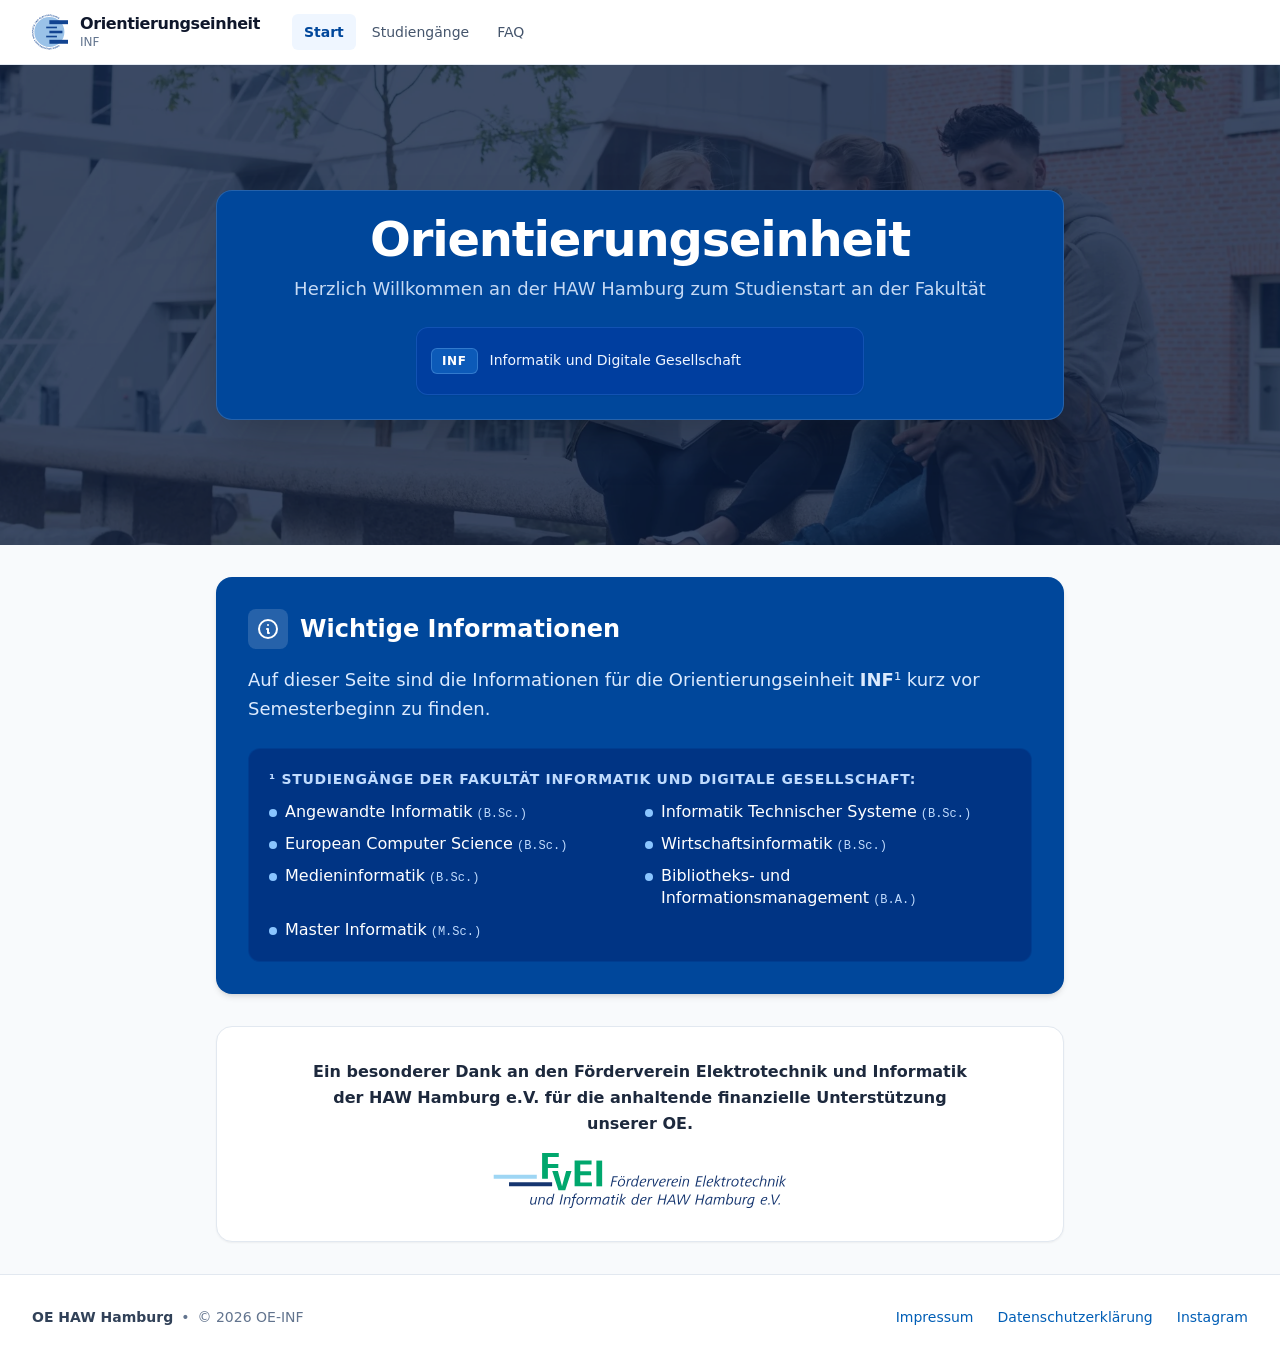
<file: index.html>
<!DOCTYPE html><html class="scroll-smooth" lang="de"><head><meta charset="UTF-8"><meta content="width=device-width, initial-scale=1.0" name="viewport"><title>Start - Orientierungseinheit INF</title><link href="/favicon.ico" rel="icon" type="image/x-icon"><link rel="stylesheet" href="/_astro/Layout.CvoGTXN9.css"></head><body class="selection:bg-primary-200 selection:text-primary-900 flex min-h-screen flex-col bg-slate-50 text-slate-800 antialiased"><header class="sticky top-0 z-40 w-full border-b border-slate-200 bg-white backdrop-blur-md"><div class="mx-auto max-w-7xl px-4 sm:px-6 lg:px-8"><div class="flex h-16 items-center"><a class="group flex items-center gap-3 focus:outline-hidden justify-start" href="/"><svg viewBox="0 0 354.88 343.11" class="h-9 w-9"><defs><style>.cls-1{fill:#124491;}.cls-2{fill:#9ac2e8;}</style></defs><g id="Layer_2" data-name="Layer 2"><g id="Layer_1-2" data-name="Layer 1"><path class="cls-1" d="M261.5,304.69a7.93,7.93,0,0,1,2.83-1.22,7.51,7.51,0,0,1,5.63,1,7.17,7.17,0,0,1,2.14,2.11,7.27,7.27,0,0,1,1.15,2.77,7.45,7.45,0,0,1,0,2.9,7.64,7.64,0,0,1-1.14,2.7,8.12,8.12,0,0,1-2.2,2.17,8,8,0,0,1-2.81,1.2,7.42,7.42,0,0,1-2.93,0,7.55,7.55,0,0,1-6-6,7.21,7.21,0,0,1,0-2.89,7.29,7.29,0,0,1,1.14-2.7A7.8,7.8,0,0,1,261.5,304.69Zm1.55,2.29a4.38,4.38,0,0,0-1.3,1.31,4.55,4.55,0,0,0-.62,3.44,5.16,5.16,0,0,0,2.1,3.12,4.63,4.63,0,0,0,1.64.69,4.58,4.58,0,0,0,1.77,0,4.77,4.77,0,0,0,3-2,4.57,4.57,0,0,0,.66-1.64,4.64,4.64,0,0,0,0-1.78,4.82,4.82,0,0,0-.74-1.74,5.15,5.15,0,0,0-1.36-1.39,4.57,4.57,0,0,0-1.66-.7,4.39,4.39,0,0,0-1.77,0A4.55,4.55,0,0,0,263.05,307Z" transform="translate(-3.1 -2.96)" /><path class="cls-1" d="M252.65,310.61l6.81,12.86-6.26,3.32a5.82,5.82,0,0,1-2.6.73,4.28,4.28,0,0,1-4-2.36,4.14,4.14,0,0,1-.46-2.52,4.59,4.59,0,0,1,1.08-2.37l-5.67-3.8,3-1.58,5.13,3.59,2.9-1.54L250,312Zm1.1,8.52-3.38,1.79a2.39,2.39,0,0,0-1.19,1.25,2,2,0,0,0,1.33,2.51,2.36,2.36,0,0,0,1.7-.28l3.38-1.79Z" transform="translate(-3.1 -2.96)" /><path class="cls-1" d="M239.16,317.44l5.9,13.31L242.3,332l-5.9-13.31Z" transform="translate(-3.1 -2.96)" /><path class="cls-1" d="M233.13,320.13l5,13.68-10.51,3.83-.9-2.46,7.68-2.8-1.14-3.13-5.06,1.85-.87-2.36,5.06-1.85-1.19-3.27-7.75,2.84-.9-2.46Z" transform="translate(-3.1 -2.96)" /><path class="cls-1" d="M219.6,324.94l3.61,14.1-2.78.71-9.33-7.31,2.34,9.1-2.76.71-3.62-14.1,2.58-.66,9.61,7.58-2.41-9.43Z" transform="translate(-3.1 -2.96)" /><path class="cls-1" d="M199.63,329.41l1.79,11.76,4.85-.74.4,2.63L194,345l-.41-2.63,4.84-.73-1.8-11.77Z" transform="translate(-3.1 -2.96)" /><path class="cls-1" d="M189.17,330.75l1.23,14.5-3,.26L186.17,331Z" transform="translate(-3.1 -2.96)" /><path class="cls-1" d="M182.55,331.31l.26,14.56-11.19.19-.05-2.62,8.18-.14-.06-3.33-5.39.1,0-2.52,5.38-.09-.06-3.48-8.25.15-.05-2.62Z" transform="translate(-3.1 -2.96)" /><path class="cls-1" d="M168.22,331.41l-1.09,14.52-7.07-.53a5.63,5.63,0,0,1-2.58-.77,4.3,4.3,0,0,1-1.65-1.71,4.35,4.35,0,0,1-.45-2.4,4.09,4.09,0,0,1,1-2.38,4.58,4.58,0,0,1,2.17-1.43l-2.76-6.23,3.36.25,2.42,5.77,3.28.25.41-5.56Zm-3.61,7.81-3.82-.29a2.36,2.36,0,0,0-1.66.42,1.75,1.75,0,0,0-.72,1.36,1.81,1.81,0,0,0,.5,1.48,2.37,2.37,0,0,0,1.59.66l3.82.29Z" transform="translate(-3.1 -2.96)" /><path class="cls-1" d="M147.11,328.85a7,7,0,0,1,3.22,1.37,5.37,5.37,0,0,1,1.81,2.61,7.21,7.21,0,0,1,.17,3.55l-1.43,8.13-2.95-.52,1.43-8.13a4.41,4.41,0,0,0-.07-2,3,3,0,0,0-1-1.48,3.4,3.4,0,0,0-1.69-.75,3.48,3.48,0,0,0-1.89.12,3,3,0,0,0-1.39,1.06,4.47,4.47,0,0,0-.75,1.89l-1.43,8.13-3-.52,1.43-8.14a7.17,7.17,0,0,1,1.38-3.25,5.44,5.44,0,0,1,2.59-1.84A6.92,6.92,0,0,1,147.11,328.85Z" transform="translate(-3.1 -2.96)" /><path class="cls-1" d="M137.47,327.19l-4,14-2.76-.79-4.35-11-2.59,9-2.74-.78,4-14,2.56.73,4.46,11.41,2.68-9.36Z" transform="translate(-3.1 -2.96)" /><path class="cls-1" d="M115.12,319.58a7.74,7.74,0,0,1,4.25,4.08,7.34,7.34,0,0,1,.63,2.84,7.45,7.45,0,0,1-.58,2.94,7.11,7.11,0,0,1-1.66,2.5,7.41,7.41,0,0,1-2.41,1.6,7.29,7.29,0,0,1-2.86.56,7.68,7.68,0,0,1-3-.61,8.35,8.35,0,0,1-2.88-1.95,7,7,0,0,1-1.69-2.86l2.67-1a4.94,4.94,0,0,0,3,3.24,4.59,4.59,0,0,0,1.83.36,4.49,4.49,0,0,0,1.71-.38,4.68,4.68,0,0,0,1.45-1,5.18,5.18,0,0,0,1-1.63,5,5,0,0,0,.38-1.88,4.36,4.36,0,0,0-.34-1.77,4.67,4.67,0,0,0-2.58-2.53,4.42,4.42,0,0,0-1.86-.33,4,4,0,0,0-1.71.47,3.6,3.6,0,0,0-1.29,1.16l4,1.63-1,2.42-7-2.85.35-.84a7.82,7.82,0,0,1,1.64-2.56,7.14,7.14,0,0,1,2.31-1.61,7,7,0,0,1,2.73-.59A7.46,7.46,0,0,1,115.12,319.58Z" transform="translate(-3.1 -2.96)" /><path class="cls-1" d="M101.12,313a9.25,9.25,0,0,1,2.72,2.2,9.81,9.81,0,0,1,1.77,3l-2.55,1.12a9.11,9.11,0,0,0-1.39-2.59,6.13,6.13,0,0,0-2-1.62,5,5,0,0,0-1.5-.55,2.29,2.29,0,0,0-1.21.08,1.46,1.46,0,0,0-.78.69,1.39,1.39,0,0,0-.07,1.28,4.24,4.24,0,0,0,1.34,1.42l2.32,1.8a5.17,5.17,0,0,1,1.88,2.5,3.48,3.48,0,0,1-.34,2.72,3.93,3.93,0,0,1-1.73,1.74,4.45,4.45,0,0,1-2.46.4,7.83,7.83,0,0,1-2.94-1,10,10,0,0,1-2.57-2,8.52,8.52,0,0,1-1.78-2.65l2.47-1.2a7.6,7.6,0,0,0,3.24,3.7,4.59,4.59,0,0,0,1.35.48,2.22,2.22,0,0,0,1.08-.07,1.24,1.24,0,0,0,.68-.59,1.2,1.2,0,0,0,.07-1.17,4.12,4.12,0,0,0-1.14-1.24l-2.22-1.68a6.11,6.11,0,0,1-2.24-2.76,3.55,3.55,0,0,1,.31-2.91,4.08,4.08,0,0,1,1.82-1.81A5,5,0,0,1,98,312,8.43,8.43,0,0,1,101.12,313Z" transform="translate(-3.1 -2.96)" /><path class="cls-1" d="M93.24,308.9l-8,12.18L75.9,315l1.44-2.19,6.84,4.47L86,314.45l-4.51-2.95,1.38-2.11,4.51,2.95,1.9-2.9-6.91-4.53,1.44-2.19Z" transform="translate(-3.1 -2.96)" /><path class="cls-1" d="M81.35,300.81l-8.77,11.63-2.41-1.82L78.94,299Z" transform="translate(-3.1 -2.96)" /><path class="cls-1" d="M76.05,296.88l-9.6,10.94-2.16-1.89.77-11.83-6.2,7.07-2.14-1.88,9.6-10.94,2,1.75-.83,12.22L73.9,295Z" transform="translate(-3.1 -2.96)" /><path class="cls-1" d="M63.78,285.87,53.1,295.76l-2.05-2.21,4.29-4-4.55-4.92-4.29,4-2-2.22,10.68-9.89,2,2.21-4.36,4,4.55,4.92,4.36-4Z" transform="translate(-3.1 -2.96)" /><path class="cls-1" d="M52.87,273.77l-11.59,8.81-6.77-8.91,2.09-1.59,4.94,6.51,2.65-2-3.26-4.29,2-1.52,3.25,4.28L49,273l-5-6.57,2.09-1.59Z" transform="translate(-3.1 -2.96)" /><path class="cls-1" d="M44.37,262.17l-12.15,8-1.66-2.52,12.15-8Z" transform="translate(-3.1 -2.96)" /><path class="cls-1" d="M38.75,253.19,28.4,259.06l2.42,4.27-2.31,1.32L22.19,253.5l2.31-1.31,2.41,4.25,10.35-5.87Z" transform="translate(-3.1 -2.96)" /><path class="cls-1" d="M29.52,234.5,16,239.93l-1.13-2.8,13.51-5.43Z" transform="translate(-3.1 -2.96)" /><path class="cls-1" d="M27,228.39l-13.87,4.42-.87-2.73L19,220.35l-9,2.85-.87-2.72,13.88-4.41.8,2.53-7,10,9.28-2.95Z" transform="translate(-3.1 -2.96)" /><path class="cls-1" d="M22.23,212.6,8,215.63l-2.33-11,2.56-.55,1.71,8,3.36-.72-1.14-5.35,2.46-.52,1.14,5.35,5.86-1.25Z" transform="translate(-3.1 -2.96)" /><path class="cls-1" d="M18.92,192.45a8,8,0,0,1-.23,3.07,7.51,7.51,0,0,1-1.31,2.62,7.67,7.67,0,0,1-2.19,1.9,7.24,7.24,0,0,1-2.86.92,7.26,7.26,0,0,1-3-.25,7.75,7.75,0,0,1-2.57-1.36,7.56,7.56,0,0,1-1.86-2.26,7.87,7.87,0,0,1,.63-8.62,7.35,7.35,0,0,1,5.05-2.8,7.38,7.38,0,0,1,5.55,1.6A7.62,7.62,0,0,1,18,189.53,7.92,7.92,0,0,1,18.92,192.45Zm-2.75.31A4.51,4.51,0,0,0,15.6,191a4.74,4.74,0,0,0-1.15-1.33,4.59,4.59,0,0,0-1.61-.8,4.83,4.83,0,0,0-1.9-.14,5,5,0,0,0-1.84.56,4.61,4.61,0,0,0-1.37,1.14A4.89,4.89,0,0,0,6.9,192a4.44,4.44,0,0,0-.16,1.82,4.77,4.77,0,0,0,.57,1.79,4.55,4.55,0,0,0,1.16,1.34,4.61,4.61,0,0,0,1.59.81,4.89,4.89,0,0,0,1.88.14,5.06,5.06,0,0,0,1.86-.57,4.7,4.7,0,0,0,1.39-1.14,4.62,4.62,0,0,0,.82-1.57A4.57,4.57,0,0,0,16.17,192.76Z" transform="translate(-3.1 -2.96)" /><path class="cls-1" d="M17.78,181.85l-14.56.23L3.1,175a6,6,0,0,1,.53-2.64,4.27,4.27,0,0,1,3.91-2.46,4,4,0,0,1,2.45.73,4.49,4.49,0,0,1,1.63,2l6-3.32.05,3.37-5.53,2.94.06,3.28,5.57-.09ZM9.68,179l-.06-3.82a2.39,2.39,0,0,0-.57-1.63,1.8,1.8,0,0,0-1.42-.59,1.82,1.82,0,0,0-1.43.64,2.39,2.39,0,0,0-.51,1.64L5.75,179Z" transform="translate(-3.1 -2.96)" /><path class="cls-1" d="M17.67,166.77,3.18,165.34l.38-3.87,8.22-3.19-7.43-4.74.37-3.83,14.49,1.43L18.94,154l-10.67-1,9.13,6L7.24,162.94,17.94,164Z" transform="translate(-3.1 -2.96)" /><path class="cls-1" d="M19.55,149l-13-8.91.74-3.41,15.47-2.73-.68,3.2-4,.64-1.26,5.9,3.41,2.24Zm-4.93-6.74.87-4.08-5.68.89Z" transform="translate(-3.1 -2.96)" /><path class="cls-1" d="M23.89,130.63,12.5,127.2l-1.41,4.7-2.55-.77,3.69-12.27,2.55.77-1.41,4.68,11.39,3.43Z" transform="translate(-3.1 -2.96)" /><path class="cls-1" d="M27.18,120.61l-13.63-5.13,1.06-2.82,13.63,5.13Z" transform="translate(-3.1 -2.96)" /><path class="cls-1" d="M29.48,114.41l-13.23-6.08,1.26-2.74,5.92,2.72L20.17,99.8l1.54-3.34,3.34,9.32,10-3.54-1.69,3.67-8.79,2.94,6.14,2.82Z" transform="translate(-3.1 -2.96)" /><path class="cls-1" d="M44.94,86.47a7,7,0,0,1-2.58,2.37,5.35,5.35,0,0,1-3.12.58,7.25,7.25,0,0,1-3.3-1.3l-6.83-4.65L30.8,81l6.82,4.64a4.33,4.33,0,0,0,1.89.77,3,3,0,0,0,1.74-.28,3.51,3.51,0,0,0,1.38-1.23,3.57,3.57,0,0,0,.67-1.78,3,3,0,0,0-.41-1.69A4.43,4.43,0,0,0,41.48,80l-6.82-4.65,1.69-2.49,6.83,4.64a7.16,7.16,0,0,1,2.4,2.59,5.59,5.59,0,0,1,.62,3.13A7,7,0,0,1,44.94,86.47Z" transform="translate(-3.1 -2.96)" /><path class="cls-1" d="M50.42,78.34,39.29,69l1.85-2.2L53,67.3l-7.19-6.06,1.84-2.17,11.13,9.38-1.72,2-12.22-.6,7.44,6.27Z" transform="translate(-3.1 -2.96)" /><path class="cls-1" d="M61.19,65.87,51.09,55.38l4-3.88a8.17,8.17,0,0,1,2.58-1.71,7.81,7.81,0,0,1,2.83-.57,7.43,7.43,0,0,1,2.78.54,7.06,7.06,0,0,1,4.4,6.91,7.79,7.79,0,0,1-.69,2.8A8,8,0,0,1,65.22,62Zm.31-4,1.83-1.76a4.6,4.6,0,0,0,1.06-1.52,4.73,4.73,0,0,0,.39-1.73,4.18,4.18,0,0,0-.3-1.71,4.53,4.53,0,0,0-1-1.54A4.79,4.79,0,0,0,62,52.52a4.58,4.58,0,0,0-5,.92l-1.85,1.78Z" transform="translate(-3.1 -2.96)" /><path class="cls-1" d="M81.17,48.3l-8.26-12L82.12,30l1.49,2.16-6.73,4.64,1.89,2.74,4.43-3.06,1.43,2.08-4.43,3,2,2.86L89,39.75l1.48,2.15Z" transform="translate(-3.1 -2.96)" /><path class="cls-1" d="M93.09,40.29,86,27.6l2.63-1.48,5.84,10.37,6.94-3.91,1.3,2.32Z" transform="translate(-3.1 -2.96)" /><path class="cls-1" d="M105.34,33.56l-6-13.28,10.21-4.58,1.08,2.39-7.46,3.35,1.36,3,4.92-2.21,1,2.3-4.91,2.21L107,29.94l7.53-3.39,1.08,2.39Z" transform="translate(-3.1 -2.96)" /><path class="cls-1" d="M118.51,27.8,113.84,14l2.86-1,2.09,6.17L122.73,11l3.48-1.18-4.47,8.83,9.46,4.86-3.82,1.29-8.18-4.37,2.17,6.41Z" transform="translate(-3.1 -2.96)" /><path class="cls-1" d="M136.88,22.17l-2.73-11.58-4.78,1.13-.61-2.59,12.47-2.94.62,2.59L137.09,9.9l2.73,11.58Z" transform="translate(-3.1 -2.96)" /><path class="cls-1" d="M147.15,19.91l-2-14.42,7-1a5.89,5.89,0,0,1,2.68.21,4.27,4.27,0,0,1,2,1.34,4.33,4.33,0,0,1,1,2.24,4.1,4.1,0,0,1-.43,2.52,4.59,4.59,0,0,1-1.82,1.86l4,5.52-3.34.46-3.58-5.14-3.26.45.76,5.52Zm1.9-8.38,3.79-.52a2.44,2.44,0,0,0,1.54-.76,1.8,1.8,0,0,0,.42-1.49A1.86,1.86,0,0,0,154,7.42a2.4,2.4,0,0,0-1.69-.31l-3.79.52Z" transform="translate(-3.1 -2.96)" /><path class="cls-1" d="M169.26,18a7.83,7.83,0,0,1-3-.47A7.54,7.54,0,0,1,163.71,16,7.79,7.79,0,0,1,162,13.64a7.56,7.56,0,0,1-.19-5.88,7.61,7.61,0,0,1,1.57-2.45,7.42,7.42,0,0,1,2.4-1.68,8.2,8.2,0,0,1,6-.19A7.5,7.5,0,0,1,174.3,5,7.37,7.37,0,0,1,176,7.3a7.48,7.48,0,0,1-1.36,8.32,7.53,7.53,0,0,1-2.4,1.68A7.87,7.87,0,0,1,169.26,18Zm-.09-2.76a4.49,4.49,0,0,0,1.8-.42,4.77,4.77,0,0,0,1.42-1,4.7,4.7,0,0,0,.93-1.54,4.91,4.91,0,0,0,.29-1.88,4.93,4.93,0,0,0-.41-1.88,4.76,4.76,0,0,0-1-1.46,4.63,4.63,0,0,0-1.49-1,4.49,4.49,0,0,0-1.8-.3,4.56,4.56,0,0,0-3.26,1.47,4.67,4.67,0,0,0-.93,1.51,5,5,0,0,0-.29,1.87,4.94,4.94,0,0,0,.42,1.9,4.57,4.57,0,0,0,4.35,2.73Z" transform="translate(-3.1 -2.96)" /><path class="cls-1" d="M183,17.89,183.76,6l-4.9-.31L179,3l12.79.82-.17,2.66-4.88-.31L186,18.08Z" transform="translate(-3.1 -2.96)" /><path class="cls-1" d="M193.51,18.73l2.26-14.39,11,1.74-.4,2.59L198.34,7.4l-.51,3.29,5.32.83L202.76,14l-5.32-.84-.54,3.43,8.16,1.29-.41,2.58Z" transform="translate(-3.1 -2.96)" /><path class="cls-1" d="M213.75,22.87a8.23,8.23,0,0,1-2.81-1.3,7.71,7.71,0,0,1-2-2.15,7.4,7.4,0,0,1-1-2.71,7.28,7.28,0,0,1,.15-3A7.47,7.47,0,0,1,209.37,11a7.55,7.55,0,0,1,2.19-1.91,7.71,7.71,0,0,1,2.78-.95,7.88,7.88,0,0,1,3.08.19,8,8,0,0,1,2.18.89,8.3,8.3,0,0,1,1.79,1.42,6.45,6.45,0,0,1,1.25,1.81l-2.46,1.44a5,5,0,0,0-1.4-1.86,5,5,0,0,0-2-1,4.7,4.7,0,0,0-1.86-.1,4.56,4.56,0,0,0-3,1.81,5.06,5.06,0,0,0-.91,3.65,4.87,4.87,0,0,0,.6,1.69,4.51,4.51,0,0,0,1.21,1.33,4.81,4.81,0,0,0,1.76.8,5,5,0,0,0,2.2.07,5.22,5.22,0,0,0,2-.91l1.41,2.38a7.19,7.19,0,0,1-1.93,1,8.28,8.28,0,0,1-2.23.39A8.66,8.66,0,0,1,213.75,22.87Z" transform="translate(-3.1 -2.96)" /><path class="cls-1" d="M222.16,25l5-13.68,2.83,1-2,5.49,6.29,2.3,2-5.49,2.83,1-5,13.68-2.83-1,2-5.59L227,20.4,225,26Z" transform="translate(-3.1 -2.96)" /><path class="cls-1" d="M237.39,30.72l6.41-13.08,2.57,1.27,2.35,11.61,4.13-8.44,2.56,1.26L249,36.41l-2.39-1.17-2.38-12L240,32Z" transform="translate(-3.1 -2.96)" /><path class="cls-1" d="M252.07,38.27l7.36-12.57,2.6,1.53-7.35,12.56Z" transform="translate(-3.1 -2.96)" /><path class="cls-1" d="M257.79,41.58l8.22-12,2.49,1.71-3.68,5.37,8.93-1.78,3,2.08L267,38.66l1.8,10.48-3.33-2.27-1.42-9.17-3.81,5.58Z" transform="translate(-3.1 -2.96)" /><path class="cls-2" d="M322.43,174.4a148.07,148.07,0,1,1-148-148A148.05,148.05,0,0,1,322.43,174.4Z" transform="translate(-3.1 -2.96)" /><rect class="cls-1" x="171.27" y="158.94" width="128.62" height="25.3" /><rect class="cls-1" x="140.04" y="118.76" width="105.93" height="16.25" /><rect class="cls-1" x="139.77" y="208.17" width="105.93" height="16.25" /><rect class="cls-1" x="171.27" y="248.48" width="183.6" height="39.03" /><rect class="cls-1" x="171.27" y="55.39" width="183.6" height="39.03" /></g></g></svg><div class="flex flex-col"><span class="text-base leading-tight font-bold tracking-tight text-slate-900">Orientierungseinheit</span><span class="text-xs font-medium text-slate-500"> INF </span></div></a><!-- Desktop Navigation --><nav class="hidden items-center gap-1 pl-8 md:flex"><a class="rounded-md px-3 py-2 font-medium text-sm bg-primary-50 text-primary-700 font-semibold" href="/">Start</a><a class="rounded-md px-3 py-2 font-medium text-sm hover:text-primary-700 text-slate-600 hover:bg-slate-50" href="/studiengang">Studiengänge</a><a class="rounded-md px-3 py-2 font-medium text-sm hover:text-primary-700 text-slate-600 hover:bg-slate-50" href="/faq">FAQ</a></nav><div class="flex grow items-center justify-end gap-2"><!-- Mobile Menu Toggle Button --><button aria-controls="mobile-menu" aria-expanded="false" aria-label="Menü öffnen" class="group inline-flex h-10 w-10 items-center justify-center rounded-lg text-slate-600 hover:bg-slate-100 focus:outline-hidden md:hidden" id="mobile-menu-btn" type="button"><span class="sr-only">Menü umschalten</span><span class="relative h-6 w-6"><svg fill="none" stroke="currentColor" viewBox="0 0 24 24" stroke-width="2" stroke-linecap="round" stroke-linejoin="round" class="absolute inset-0 h-6 w-6 transition-all duration-300 ease-in-out group-aria-expanded:scale-0 group-aria-expanded:rotate-90 group-aria-expanded:opacity-0">
  <path d="M4 6h16M4 12h16M4 18h16"></path>
</svg><svg fill="none" stroke="currentColor" viewBox="0 0 24 24" stroke-width="2" stroke-linecap="round" stroke-linejoin="round" class="absolute inset-0 h-6 w-6 scale-0 -rotate-90 opacity-0 transition-all duration-300 ease-in-out group-aria-expanded:scale-100 group-aria-expanded:rotate-0 group-aria-expanded:opacity-100">
  <path d="M18 6L6 18M6 6l12 12"></path>
</svg></span></button></div></div></div><div aria-hidden="true" class="group/menu grid grid-rows-[0fr] transition-[grid-template-rows] duration-300 ease-in-out data-[open=true]:grid-rows-[1fr] md:hidden" data-open="false" id="mobile-menu" inert><div class="overflow-hidden border-t border-slate-200 bg-white"><div class="-translate-y-1 space-y-1 px-4 pt-2 pb-4 opacity-0 transition-all duration-300 ease-out group-data-[open=true]/menu:translate-y-0 group-data-[open=true]/menu:opacity-100"><a class="rounded-md px-3 py-2 font-medium block text-base bg-primary-50 text-primary-700 font-semibold" href="/">Start</a><a class="rounded-md px-3 py-2 font-medium block text-base hover:text-primary-700 text-slate-600 hover:bg-slate-50" href="/studiengang">Studiengänge</a><a class="rounded-md px-3 py-2 font-medium block text-base hover:text-primary-700 text-slate-600 hover:bg-slate-50" href="/faq">FAQ</a></div></div></div></header><script type="module">function e(){let e=document.querySelector(`#mobile-menu-btn`),t=document.querySelector(`#mobile-menu`);if(!e||!t||e.dataset.menuInitialized===`true`)return;e.dataset.menuInitialized=`true`;let n=n=>{e.setAttribute(`aria-expanded`,n?`true`:`false`),e.setAttribute(`aria-label`,n?`Menü schließen`:`Menü öffnen`),t.setAttribute(`data-open`,n?`true`:`false`),t.setAttribute(`aria-hidden`,n?`false`:`true`),n?t.removeAttribute(`inert`):t.setAttribute(`inert`,``)};e.addEventListener(`click`,()=>{let t=e.getAttribute(`aria-expanded`)===`true`;n(!t)})}e(),document.addEventListener(`astro:after-swap`,e);</script><main class="flex flex-1 flex-col"><section class="relative flex items-center justify-center overflow-hidden text-white min-h-105 bg-slate-900 md:min-h-120"><div class="absolute inset-0 z-0"><img src="/_astro/Campus-Berliner-Tor-2018.Ck38oa3A_TpUsz.webp" alt="HAW Hamburg Campus Berliner Tor" loading="eager" decoding="async" width="2000" height="1335" class="h-full w-full scale-105 object-cover opacity-35 brightness-75 filter"><div class="bg-primary-900/20 absolute inset-0"></div></div><div class="relative z-10 mx-auto flex w-full max-w-4xl flex-col items-center px-4 text-center sm:px-6 py-12"><div class="bg-primary-700 w-full rounded-2xl border border-white/15 px-6 py-5 text-white shadow-2xl backdrop-blur-md sm:py-6"><h1 class="text-3xl font-black tracking-tight text-white sm:text-4xl md:text-5xl mb-3">Orientierungseinheit</h1><p class="text-primary-100/90 mx-auto max-w-4xl text-sm font-medium sm:text-base md:text-lg mb-6">Herzlich Willkommen an der HAW Hamburg zum Studienstart an der Fakultät</p><div class="mx-auto grid gap-3 text-left max-w-md grid-cols-1"><div class="bg-primary-800/80 border-primary-400/25 flex min-h-15 items-center gap-3 rounded-xl border p-3 shadow-xs backdrop-blur-xs sm:min-h-17 sm:p-3.5"><span class="bg-primary-500/50 border-primary-300/30 inline-flex shrink-0 items-center justify-center rounded-md border px-2.5 py-1 text-xs font-bold tracking-wider text-white">INF</span><span class="text-primary-50 text-xs leading-snug font-medium sm:text-sm">Informatik und Digitale Gesellschaft</span></div></div></div></div></section><div class="mx-auto w-full max-w-4xl space-y-8 px-4 py-8 sm:px-6"><div class="rounded-2xl p-6 sm:p-8 bg-primary-700 text-white shadow-md"><div class="mb-4 flex items-center gap-3"><div class="flex h-10 w-10 shrink-0 items-center justify-center rounded-lg bg-white/15 text-white"><svg fill="none" stroke="currentColor" viewBox="0 0 24 24" stroke-width="2" stroke-linecap="round" stroke-linejoin="round" class="h-6 w-6">
  <path d="M13 16h-1v-4h-1m1-4h.01M21 12a9 9 0 11-18 0 9 9 0 0118 0z"></path>
</svg></div><h2 class="text-2xl font-bold">Wichtige Informationen</h2></div><p class="text-primary-100 mb-6 text-base leading-relaxed sm:text-lg">Auf dieser Seite sind die Informationen für die Orientierungseinheit <strong>INF</strong>¹ kurz vor Semesterbeginn zu finden.</p><div class="space-y-4"><div class="bg-primary-900/85 border-primary-700/50 rounded-xl border p-5"><h3 class="text-primary-200 mb-3 text-sm font-semibold tracking-wider uppercase">¹ Studiengänge der Fakultät Informatik und Digitale Gesellschaft:</h3><div class="grid grid-cols-1 gap-2.5 text-sm sm:grid-cols-2 sm:text-base"><div class="flex items-start gap-2"><span aria-hidden="true" class="bg-primary-300 mt-2 h-2 w-2 shrink-0 rounded-full"></span><p class="leading-snug font-medium text-white">Angewandte Informatik<span class="text-primary-200 ml-1 font-mono text-xs whitespace-nowrap">(B.Sc.)</span></p></div><div class="flex items-start gap-2"><span aria-hidden="true" class="bg-primary-300 mt-2 h-2 w-2 shrink-0 rounded-full"></span><p class="leading-snug font-medium text-white">Informatik Technischer Systeme<span class="text-primary-200 ml-1 font-mono text-xs whitespace-nowrap">(B.Sc.)</span></p></div><div class="flex items-start gap-2"><span aria-hidden="true" class="bg-primary-300 mt-2 h-2 w-2 shrink-0 rounded-full"></span><p class="leading-snug font-medium text-white">European Computer Science<span class="text-primary-200 ml-1 font-mono text-xs whitespace-nowrap">(B.Sc.)</span></p></div><div class="flex items-start gap-2"><span aria-hidden="true" class="bg-primary-300 mt-2 h-2 w-2 shrink-0 rounded-full"></span><p class="leading-snug font-medium text-white">Wirtschaftsinformatik<span class="text-primary-200 ml-1 font-mono text-xs whitespace-nowrap">(B.Sc.)</span></p></div><div class="flex items-start gap-2"><span aria-hidden="true" class="bg-primary-300 mt-2 h-2 w-2 shrink-0 rounded-full"></span><p class="leading-snug font-medium text-white">Medieninformatik<span class="text-primary-200 ml-1 font-mono text-xs whitespace-nowrap">(B.Sc.)</span></p></div><div class="flex items-start gap-2"><span aria-hidden="true" class="bg-primary-300 mt-2 h-2 w-2 shrink-0 rounded-full"></span><p class="leading-snug font-medium text-white">Bibliotheks- und Informationsmanagement<span class="text-primary-200 ml-1 font-mono text-xs whitespace-nowrap">(B.A.)</span></p></div><div class="flex items-start gap-2"><span aria-hidden="true" class="bg-primary-300 mt-2 h-2 w-2 shrink-0 rounded-full"></span><p class="leading-snug font-medium text-white">Master Informatik<span class="text-primary-200 ml-1 font-mono text-xs whitespace-nowrap">(M.Sc.)</span></p></div></div></div></div></div><div class="rounded-2xl p-6 sm:p-8 bg-white border border-slate-200 shadow-xs text-slate-900 text-center"><div class="mx-auto flex max-w-2xl flex-col items-center gap-4"><p class="text-sm leading-relaxed text-slate-800 sm:text-base"><strong>Ein besonderer Dank an den Förderverein Elektrotechnik und Informatik der HAW Hamburg e.V. für die anhaltende finanzielle Unterstützung unserer OE.</strong></p><img src="/_astro/logo_FvEI_komplett.BVKGjKPm_ZUUHaV.svg" alt="logo_FvEI_komplett.svg" loading="lazy" decoding="async" width="280" height="53" class="h-12 w-auto object-contain sm:h-14"></div></div></div></main><footer class="mt-auto border-t border-slate-200 bg-white py-8"><div class="mx-auto max-w-7xl px-4 sm:px-6 lg:px-8"><div class="flex flex-col items-center justify-between gap-4 text-sm text-slate-500 md:flex-row"><div class="flex flex-wrap items-center gap-2 text-center md:text-left"><span class="font-semibold text-slate-700">OE HAW Hamburg</span><span>&bull;</span><span>&copy; 2026 OE-INF</span></div><nav class="flex flex-wrap items-center justify-center gap-6"><a class="hover:text-primary-700" href="/impressum">
          Impressum
        </a><a class="hover:text-primary-700" href="/datenschutz">
          Datenschutzerklärung
        </a><a class="hover:text-primary-700" href="https://www.instagram.com/oe_emi_inf" rel="noopener noreferrer" target="_blank">
          Instagram
        </a></nav></div></div></footer></body></html>
</file>
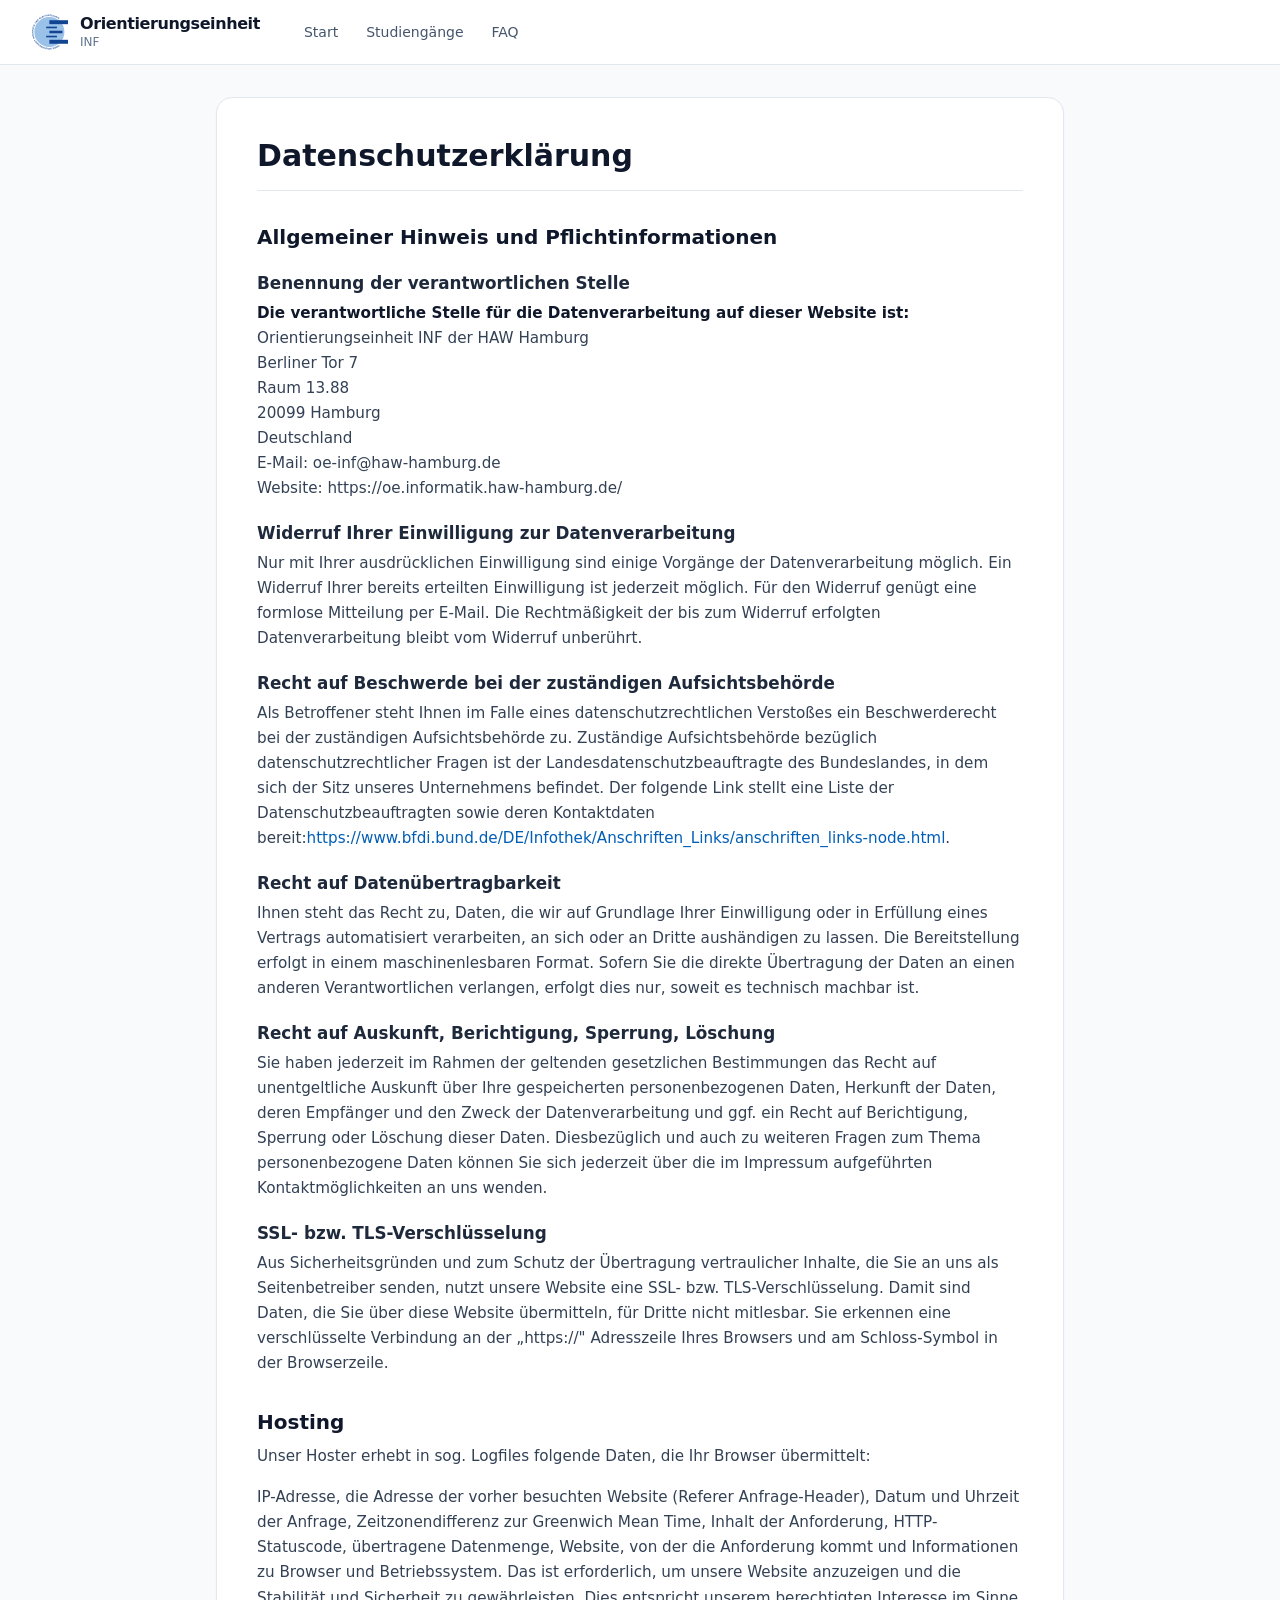
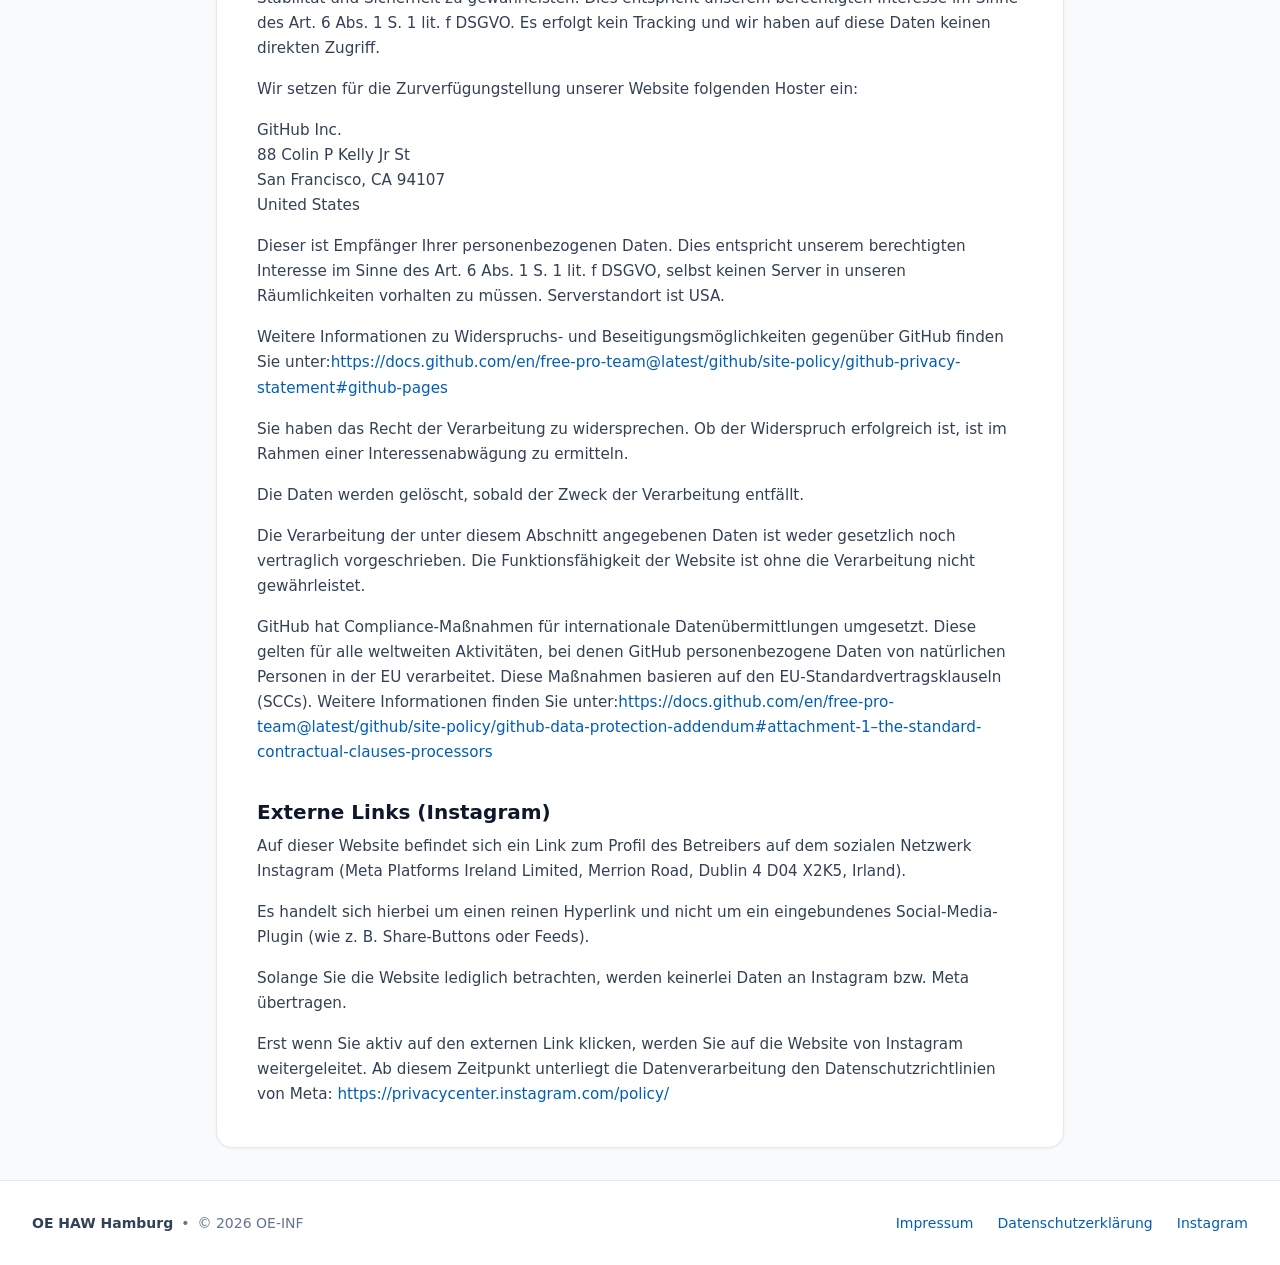
<file: datenschutz/index.html>
<!DOCTYPE html><html class="scroll-smooth" lang="de"><head><meta charset="UTF-8"><meta content="width=device-width, initial-scale=1.0" name="viewport"><title>Datenschutzerklärung - Orientierungseinheit INF</title><link href="/favicon.ico" rel="icon" type="image/x-icon"><link rel="stylesheet" href="/_astro/Layout.CvoGTXN9.css"><style>.prose-content{line-height:1.65}.prose-content p:last-child{margin-bottom:0}.prose-content a{color:var(--color-primary-600,#005eb6);transition:color .15s,text-decoration-color .15s}.prose-content a:hover{color:var(--color-primary-800,#003ca0)}.prose-content strong,.prose-content b{color:#0f172a;font-weight:600}.prose-content ul,.prose-content ol{padding-left:1.25rem}.prose-content ul{list-style-type:disc}.prose-content ol{list-style-type:decimal}.prose-content li{margin-bottom:.25rem}.legal-content h1{color:#0f172a;border-bottom:1px solid #e2e8f0;margin-bottom:1.5rem;padding-bottom:1rem;font-size:1.875rem;font-weight:700;line-height:2.25rem}.legal-content h2{color:#0f172a;margin-top:2rem;margin-bottom:.5rem;font-size:1.25rem;font-weight:600;line-height:1.75rem}.legal-content h3{color:#1e293b;margin-top:1.25rem;margin-bottom:.35rem;font-size:1.05rem;font-weight:600;line-height:1.5rem}.legal-content p{color:#334155;margin-bottom:1rem;font-size:.95rem}.legal-content a{text-decoration:none}.legal-content a:hover{color:var(--color-primary-700,#00479b);text-decoration:underline}.legal-content ul,.legal-content ol{color:#334155;margin-bottom:1rem;font-size:.95rem}
</style></head><body class="selection:bg-primary-200 selection:text-primary-900 flex min-h-screen flex-col bg-slate-50 text-slate-800 antialiased"><header class="sticky top-0 z-40 w-full border-b border-slate-200 bg-white backdrop-blur-md"><div class="mx-auto max-w-7xl px-4 sm:px-6 lg:px-8"><div class="flex h-16 items-center"><a class="group flex items-center gap-3 focus:outline-hidden justify-start" href="/"><svg viewBox="0 0 354.88 343.11" class="h-9 w-9"><defs><style>.cls-1{fill:#124491;}.cls-2{fill:#9ac2e8;}</style></defs><g id="Layer_2" data-name="Layer 2"><g id="Layer_1-2" data-name="Layer 1"><path class="cls-1" d="M261.5,304.69a7.93,7.93,0,0,1,2.83-1.22,7.51,7.51,0,0,1,5.63,1,7.17,7.17,0,0,1,2.14,2.11,7.27,7.27,0,0,1,1.15,2.77,7.45,7.45,0,0,1,0,2.9,7.64,7.64,0,0,1-1.14,2.7,8.12,8.12,0,0,1-2.2,2.17,8,8,0,0,1-2.81,1.2,7.42,7.42,0,0,1-2.93,0,7.55,7.55,0,0,1-6-6,7.21,7.21,0,0,1,0-2.89,7.29,7.29,0,0,1,1.14-2.7A7.8,7.8,0,0,1,261.5,304.69Zm1.55,2.29a4.38,4.38,0,0,0-1.3,1.31,4.55,4.55,0,0,0-.62,3.44,5.16,5.16,0,0,0,2.1,3.12,4.63,4.63,0,0,0,1.64.69,4.58,4.58,0,0,0,1.77,0,4.77,4.77,0,0,0,3-2,4.57,4.57,0,0,0,.66-1.64,4.64,4.64,0,0,0,0-1.78,4.82,4.82,0,0,0-.74-1.74,5.15,5.15,0,0,0-1.36-1.39,4.57,4.57,0,0,0-1.66-.7,4.39,4.39,0,0,0-1.77,0A4.55,4.55,0,0,0,263.05,307Z" transform="translate(-3.1 -2.96)" /><path class="cls-1" d="M252.65,310.61l6.81,12.86-6.26,3.32a5.82,5.82,0,0,1-2.6.73,4.28,4.28,0,0,1-4-2.36,4.14,4.14,0,0,1-.46-2.52,4.59,4.59,0,0,1,1.08-2.37l-5.67-3.8,3-1.58,5.13,3.59,2.9-1.54L250,312Zm1.1,8.52-3.38,1.79a2.39,2.39,0,0,0-1.19,1.25,2,2,0,0,0,1.33,2.51,2.36,2.36,0,0,0,1.7-.28l3.38-1.79Z" transform="translate(-3.1 -2.96)" /><path class="cls-1" d="M239.16,317.44l5.9,13.31L242.3,332l-5.9-13.31Z" transform="translate(-3.1 -2.96)" /><path class="cls-1" d="M233.13,320.13l5,13.68-10.51,3.83-.9-2.46,7.68-2.8-1.14-3.13-5.06,1.85-.87-2.36,5.06-1.85-1.19-3.27-7.75,2.84-.9-2.46Z" transform="translate(-3.1 -2.96)" /><path class="cls-1" d="M219.6,324.94l3.61,14.1-2.78.71-9.33-7.31,2.34,9.1-2.76.71-3.62-14.1,2.58-.66,9.61,7.58-2.41-9.43Z" transform="translate(-3.1 -2.96)" /><path class="cls-1" d="M199.63,329.41l1.79,11.76,4.85-.74.4,2.63L194,345l-.41-2.63,4.84-.73-1.8-11.77Z" transform="translate(-3.1 -2.96)" /><path class="cls-1" d="M189.17,330.75l1.23,14.5-3,.26L186.17,331Z" transform="translate(-3.1 -2.96)" /><path class="cls-1" d="M182.55,331.31l.26,14.56-11.19.19-.05-2.62,8.18-.14-.06-3.33-5.39.1,0-2.52,5.38-.09-.06-3.48-8.25.15-.05-2.62Z" transform="translate(-3.1 -2.96)" /><path class="cls-1" d="M168.22,331.41l-1.09,14.52-7.07-.53a5.63,5.63,0,0,1-2.58-.77,4.3,4.3,0,0,1-1.65-1.71,4.35,4.35,0,0,1-.45-2.4,4.09,4.09,0,0,1,1-2.38,4.58,4.58,0,0,1,2.17-1.43l-2.76-6.23,3.36.25,2.42,5.77,3.28.25.41-5.56Zm-3.61,7.81-3.82-.29a2.36,2.36,0,0,0-1.66.42,1.75,1.75,0,0,0-.72,1.36,1.81,1.81,0,0,0,.5,1.48,2.37,2.37,0,0,0,1.59.66l3.82.29Z" transform="translate(-3.1 -2.96)" /><path class="cls-1" d="M147.11,328.85a7,7,0,0,1,3.22,1.37,5.37,5.37,0,0,1,1.81,2.61,7.21,7.21,0,0,1,.17,3.55l-1.43,8.13-2.95-.52,1.43-8.13a4.41,4.41,0,0,0-.07-2,3,3,0,0,0-1-1.48,3.4,3.4,0,0,0-1.69-.75,3.48,3.48,0,0,0-1.89.12,3,3,0,0,0-1.39,1.06,4.47,4.47,0,0,0-.75,1.89l-1.43,8.13-3-.52,1.43-8.14a7.17,7.17,0,0,1,1.38-3.25,5.44,5.44,0,0,1,2.59-1.84A6.92,6.92,0,0,1,147.11,328.85Z" transform="translate(-3.1 -2.96)" /><path class="cls-1" d="M137.47,327.19l-4,14-2.76-.79-4.35-11-2.59,9-2.74-.78,4-14,2.56.73,4.46,11.41,2.68-9.36Z" transform="translate(-3.1 -2.96)" /><path class="cls-1" d="M115.12,319.58a7.74,7.74,0,0,1,4.25,4.08,7.34,7.34,0,0,1,.63,2.84,7.45,7.45,0,0,1-.58,2.94,7.11,7.11,0,0,1-1.66,2.5,7.41,7.41,0,0,1-2.41,1.6,7.29,7.29,0,0,1-2.86.56,7.68,7.68,0,0,1-3-.61,8.35,8.35,0,0,1-2.88-1.95,7,7,0,0,1-1.69-2.86l2.67-1a4.94,4.94,0,0,0,3,3.24,4.59,4.59,0,0,0,1.83.36,4.49,4.49,0,0,0,1.71-.38,4.68,4.68,0,0,0,1.45-1,5.18,5.18,0,0,0,1-1.63,5,5,0,0,0,.38-1.88,4.36,4.36,0,0,0-.34-1.77,4.67,4.67,0,0,0-2.58-2.53,4.42,4.42,0,0,0-1.86-.33,4,4,0,0,0-1.71.47,3.6,3.6,0,0,0-1.29,1.16l4,1.63-1,2.42-7-2.85.35-.84a7.82,7.82,0,0,1,1.64-2.56,7.14,7.14,0,0,1,2.31-1.61,7,7,0,0,1,2.73-.59A7.46,7.46,0,0,1,115.12,319.58Z" transform="translate(-3.1 -2.96)" /><path class="cls-1" d="M101.12,313a9.25,9.25,0,0,1,2.72,2.2,9.81,9.81,0,0,1,1.77,3l-2.55,1.12a9.11,9.11,0,0,0-1.39-2.59,6.13,6.13,0,0,0-2-1.62,5,5,0,0,0-1.5-.55,2.29,2.29,0,0,0-1.21.08,1.46,1.46,0,0,0-.78.69,1.39,1.39,0,0,0-.07,1.28,4.24,4.24,0,0,0,1.34,1.42l2.32,1.8a5.17,5.17,0,0,1,1.88,2.5,3.48,3.48,0,0,1-.34,2.72,3.93,3.93,0,0,1-1.73,1.74,4.45,4.45,0,0,1-2.46.4,7.83,7.83,0,0,1-2.94-1,10,10,0,0,1-2.57-2,8.52,8.52,0,0,1-1.78-2.65l2.47-1.2a7.6,7.6,0,0,0,3.24,3.7,4.59,4.59,0,0,0,1.35.48,2.22,2.22,0,0,0,1.08-.07,1.24,1.24,0,0,0,.68-.59,1.2,1.2,0,0,0,.07-1.17,4.12,4.12,0,0,0-1.14-1.24l-2.22-1.68a6.11,6.11,0,0,1-2.24-2.76,3.55,3.55,0,0,1,.31-2.91,4.08,4.08,0,0,1,1.82-1.81A5,5,0,0,1,98,312,8.43,8.43,0,0,1,101.12,313Z" transform="translate(-3.1 -2.96)" /><path class="cls-1" d="M93.24,308.9l-8,12.18L75.9,315l1.44-2.19,6.84,4.47L86,314.45l-4.51-2.95,1.38-2.11,4.51,2.95,1.9-2.9-6.91-4.53,1.44-2.19Z" transform="translate(-3.1 -2.96)" /><path class="cls-1" d="M81.35,300.81l-8.77,11.63-2.41-1.82L78.94,299Z" transform="translate(-3.1 -2.96)" /><path class="cls-1" d="M76.05,296.88l-9.6,10.94-2.16-1.89.77-11.83-6.2,7.07-2.14-1.88,9.6-10.94,2,1.75-.83,12.22L73.9,295Z" transform="translate(-3.1 -2.96)" /><path class="cls-1" d="M63.78,285.87,53.1,295.76l-2.05-2.21,4.29-4-4.55-4.92-4.29,4-2-2.22,10.68-9.89,2,2.21-4.36,4,4.55,4.92,4.36-4Z" transform="translate(-3.1 -2.96)" /><path class="cls-1" d="M52.87,273.77l-11.59,8.81-6.77-8.91,2.09-1.59,4.94,6.51,2.65-2-3.26-4.29,2-1.52,3.25,4.28L49,273l-5-6.57,2.09-1.59Z" transform="translate(-3.1 -2.96)" /><path class="cls-1" d="M44.37,262.17l-12.15,8-1.66-2.52,12.15-8Z" transform="translate(-3.1 -2.96)" /><path class="cls-1" d="M38.75,253.19,28.4,259.06l2.42,4.27-2.31,1.32L22.19,253.5l2.31-1.31,2.41,4.25,10.35-5.87Z" transform="translate(-3.1 -2.96)" /><path class="cls-1" d="M29.52,234.5,16,239.93l-1.13-2.8,13.51-5.43Z" transform="translate(-3.1 -2.96)" /><path class="cls-1" d="M27,228.39l-13.87,4.42-.87-2.73L19,220.35l-9,2.85-.87-2.72,13.88-4.41.8,2.53-7,10,9.28-2.95Z" transform="translate(-3.1 -2.96)" /><path class="cls-1" d="M22.23,212.6,8,215.63l-2.33-11,2.56-.55,1.71,8,3.36-.72-1.14-5.35,2.46-.52,1.14,5.35,5.86-1.25Z" transform="translate(-3.1 -2.96)" /><path class="cls-1" d="M18.92,192.45a8,8,0,0,1-.23,3.07,7.51,7.51,0,0,1-1.31,2.62,7.67,7.67,0,0,1-2.19,1.9,7.24,7.24,0,0,1-2.86.92,7.26,7.26,0,0,1-3-.25,7.75,7.75,0,0,1-2.57-1.36,7.56,7.56,0,0,1-1.86-2.26,7.87,7.87,0,0,1,.63-8.62,7.35,7.35,0,0,1,5.05-2.8,7.38,7.38,0,0,1,5.55,1.6A7.62,7.62,0,0,1,18,189.53,7.92,7.92,0,0,1,18.92,192.45Zm-2.75.31A4.51,4.51,0,0,0,15.6,191a4.74,4.74,0,0,0-1.15-1.33,4.59,4.59,0,0,0-1.61-.8,4.83,4.83,0,0,0-1.9-.14,5,5,0,0,0-1.84.56,4.61,4.61,0,0,0-1.37,1.14A4.89,4.89,0,0,0,6.9,192a4.44,4.44,0,0,0-.16,1.82,4.77,4.77,0,0,0,.57,1.79,4.55,4.55,0,0,0,1.16,1.34,4.61,4.61,0,0,0,1.59.81,4.89,4.89,0,0,0,1.88.14,5.06,5.06,0,0,0,1.86-.57,4.7,4.7,0,0,0,1.39-1.14,4.62,4.62,0,0,0,.82-1.57A4.57,4.57,0,0,0,16.17,192.76Z" transform="translate(-3.1 -2.96)" /><path class="cls-1" d="M17.78,181.85l-14.56.23L3.1,175a6,6,0,0,1,.53-2.64,4.27,4.27,0,0,1,3.91-2.46,4,4,0,0,1,2.45.73,4.49,4.49,0,0,1,1.63,2l6-3.32.05,3.37-5.53,2.94.06,3.28,5.57-.09ZM9.68,179l-.06-3.82a2.39,2.39,0,0,0-.57-1.63,1.8,1.8,0,0,0-1.42-.59,1.82,1.82,0,0,0-1.43.64,2.39,2.39,0,0,0-.51,1.64L5.75,179Z" transform="translate(-3.1 -2.96)" /><path class="cls-1" d="M17.67,166.77,3.18,165.34l.38-3.87,8.22-3.19-7.43-4.74.37-3.83,14.49,1.43L18.94,154l-10.67-1,9.13,6L7.24,162.94,17.94,164Z" transform="translate(-3.1 -2.96)" /><path class="cls-1" d="M19.55,149l-13-8.91.74-3.41,15.47-2.73-.68,3.2-4,.64-1.26,5.9,3.41,2.24Zm-4.93-6.74.87-4.08-5.68.89Z" transform="translate(-3.1 -2.96)" /><path class="cls-1" d="M23.89,130.63,12.5,127.2l-1.41,4.7-2.55-.77,3.69-12.27,2.55.77-1.41,4.68,11.39,3.43Z" transform="translate(-3.1 -2.96)" /><path class="cls-1" d="M27.18,120.61l-13.63-5.13,1.06-2.82,13.63,5.13Z" transform="translate(-3.1 -2.96)" /><path class="cls-1" d="M29.48,114.41l-13.23-6.08,1.26-2.74,5.92,2.72L20.17,99.8l1.54-3.34,3.34,9.32,10-3.54-1.69,3.67-8.79,2.94,6.14,2.82Z" transform="translate(-3.1 -2.96)" /><path class="cls-1" d="M44.94,86.47a7,7,0,0,1-2.58,2.37,5.35,5.35,0,0,1-3.12.58,7.25,7.25,0,0,1-3.3-1.3l-6.83-4.65L30.8,81l6.82,4.64a4.33,4.33,0,0,0,1.89.77,3,3,0,0,0,1.74-.28,3.51,3.51,0,0,0,1.38-1.23,3.57,3.57,0,0,0,.67-1.78,3,3,0,0,0-.41-1.69A4.43,4.43,0,0,0,41.48,80l-6.82-4.65,1.69-2.49,6.83,4.64a7.16,7.16,0,0,1,2.4,2.59,5.59,5.59,0,0,1,.62,3.13A7,7,0,0,1,44.94,86.47Z" transform="translate(-3.1 -2.96)" /><path class="cls-1" d="M50.42,78.34,39.29,69l1.85-2.2L53,67.3l-7.19-6.06,1.84-2.17,11.13,9.38-1.72,2-12.22-.6,7.44,6.27Z" transform="translate(-3.1 -2.96)" /><path class="cls-1" d="M61.19,65.87,51.09,55.38l4-3.88a8.17,8.17,0,0,1,2.58-1.71,7.81,7.81,0,0,1,2.83-.57,7.43,7.43,0,0,1,2.78.54,7.06,7.06,0,0,1,4.4,6.91,7.79,7.79,0,0,1-.69,2.8A8,8,0,0,1,65.22,62Zm.31-4,1.83-1.76a4.6,4.6,0,0,0,1.06-1.52,4.73,4.73,0,0,0,.39-1.73,4.18,4.18,0,0,0-.3-1.71,4.53,4.53,0,0,0-1-1.54A4.79,4.79,0,0,0,62,52.52a4.58,4.58,0,0,0-5,.92l-1.85,1.78Z" transform="translate(-3.1 -2.96)" /><path class="cls-1" d="M81.17,48.3l-8.26-12L82.12,30l1.49,2.16-6.73,4.64,1.89,2.74,4.43-3.06,1.43,2.08-4.43,3,2,2.86L89,39.75l1.48,2.15Z" transform="translate(-3.1 -2.96)" /><path class="cls-1" d="M93.09,40.29,86,27.6l2.63-1.48,5.84,10.37,6.94-3.91,1.3,2.32Z" transform="translate(-3.1 -2.96)" /><path class="cls-1" d="M105.34,33.56l-6-13.28,10.21-4.58,1.08,2.39-7.46,3.35,1.36,3,4.92-2.21,1,2.3-4.91,2.21L107,29.94l7.53-3.39,1.08,2.39Z" transform="translate(-3.1 -2.96)" /><path class="cls-1" d="M118.51,27.8,113.84,14l2.86-1,2.09,6.17L122.73,11l3.48-1.18-4.47,8.83,9.46,4.86-3.82,1.29-8.18-4.37,2.17,6.41Z" transform="translate(-3.1 -2.96)" /><path class="cls-1" d="M136.88,22.17l-2.73-11.58-4.78,1.13-.61-2.59,12.47-2.94.62,2.59L137.09,9.9l2.73,11.58Z" transform="translate(-3.1 -2.96)" /><path class="cls-1" d="M147.15,19.91l-2-14.42,7-1a5.89,5.89,0,0,1,2.68.21,4.27,4.27,0,0,1,2,1.34,4.33,4.33,0,0,1,1,2.24,4.1,4.1,0,0,1-.43,2.52,4.59,4.59,0,0,1-1.82,1.86l4,5.52-3.34.46-3.58-5.14-3.26.45.76,5.52Zm1.9-8.38,3.79-.52a2.44,2.44,0,0,0,1.54-.76,1.8,1.8,0,0,0,.42-1.49A1.86,1.86,0,0,0,154,7.42a2.4,2.4,0,0,0-1.69-.31l-3.79.52Z" transform="translate(-3.1 -2.96)" /><path class="cls-1" d="M169.26,18a7.83,7.83,0,0,1-3-.47A7.54,7.54,0,0,1,163.71,16,7.79,7.79,0,0,1,162,13.64a7.56,7.56,0,0,1-.19-5.88,7.61,7.61,0,0,1,1.57-2.45,7.42,7.42,0,0,1,2.4-1.68,8.2,8.2,0,0,1,6-.19A7.5,7.5,0,0,1,174.3,5,7.37,7.37,0,0,1,176,7.3a7.48,7.48,0,0,1-1.36,8.32,7.53,7.53,0,0,1-2.4,1.68A7.87,7.87,0,0,1,169.26,18Zm-.09-2.76a4.49,4.49,0,0,0,1.8-.42,4.77,4.77,0,0,0,1.42-1,4.7,4.7,0,0,0,.93-1.54,4.91,4.91,0,0,0,.29-1.88,4.93,4.93,0,0,0-.41-1.88,4.76,4.76,0,0,0-1-1.46,4.63,4.63,0,0,0-1.49-1,4.49,4.49,0,0,0-1.8-.3,4.56,4.56,0,0,0-3.26,1.47,4.67,4.67,0,0,0-.93,1.51,5,5,0,0,0-.29,1.87,4.94,4.94,0,0,0,.42,1.9,4.57,4.57,0,0,0,4.35,2.73Z" transform="translate(-3.1 -2.96)" /><path class="cls-1" d="M183,17.89,183.76,6l-4.9-.31L179,3l12.79.82-.17,2.66-4.88-.31L186,18.08Z" transform="translate(-3.1 -2.96)" /><path class="cls-1" d="M193.51,18.73l2.26-14.39,11,1.74-.4,2.59L198.34,7.4l-.51,3.29,5.32.83L202.76,14l-5.32-.84-.54,3.43,8.16,1.29-.41,2.58Z" transform="translate(-3.1 -2.96)" /><path class="cls-1" d="M213.75,22.87a8.23,8.23,0,0,1-2.81-1.3,7.71,7.71,0,0,1-2-2.15,7.4,7.4,0,0,1-1-2.71,7.28,7.28,0,0,1,.15-3A7.47,7.47,0,0,1,209.37,11a7.55,7.55,0,0,1,2.19-1.91,7.71,7.71,0,0,1,2.78-.95,7.88,7.88,0,0,1,3.08.19,8,8,0,0,1,2.18.89,8.3,8.3,0,0,1,1.79,1.42,6.45,6.45,0,0,1,1.25,1.81l-2.46,1.44a5,5,0,0,0-1.4-1.86,5,5,0,0,0-2-1,4.7,4.7,0,0,0-1.86-.1,4.56,4.56,0,0,0-3,1.81,5.06,5.06,0,0,0-.91,3.65,4.87,4.87,0,0,0,.6,1.69,4.51,4.51,0,0,0,1.21,1.33,4.81,4.81,0,0,0,1.76.8,5,5,0,0,0,2.2.07,5.22,5.22,0,0,0,2-.91l1.41,2.38a7.19,7.19,0,0,1-1.93,1,8.28,8.28,0,0,1-2.23.39A8.66,8.66,0,0,1,213.75,22.87Z" transform="translate(-3.1 -2.96)" /><path class="cls-1" d="M222.16,25l5-13.68,2.83,1-2,5.49,6.29,2.3,2-5.49,2.83,1-5,13.68-2.83-1,2-5.59L227,20.4,225,26Z" transform="translate(-3.1 -2.96)" /><path class="cls-1" d="M237.39,30.72l6.41-13.08,2.57,1.27,2.35,11.61,4.13-8.44,2.56,1.26L249,36.41l-2.39-1.17-2.38-12L240,32Z" transform="translate(-3.1 -2.96)" /><path class="cls-1" d="M252.07,38.27l7.36-12.57,2.6,1.53-7.35,12.56Z" transform="translate(-3.1 -2.96)" /><path class="cls-1" d="M257.79,41.58l8.22-12,2.49,1.71-3.68,5.37,8.93-1.78,3,2.08L267,38.66l1.8,10.48-3.33-2.27-1.42-9.17-3.81,5.58Z" transform="translate(-3.1 -2.96)" /><path class="cls-2" d="M322.43,174.4a148.07,148.07,0,1,1-148-148A148.05,148.05,0,0,1,322.43,174.4Z" transform="translate(-3.1 -2.96)" /><rect class="cls-1" x="171.27" y="158.94" width="128.62" height="25.3" /><rect class="cls-1" x="140.04" y="118.76" width="105.93" height="16.25" /><rect class="cls-1" x="139.77" y="208.17" width="105.93" height="16.25" /><rect class="cls-1" x="171.27" y="248.48" width="183.6" height="39.03" /><rect class="cls-1" x="171.27" y="55.39" width="183.6" height="39.03" /></g></g></svg><div class="flex flex-col"><span class="text-base leading-tight font-bold tracking-tight text-slate-900">Orientierungseinheit</span><span class="text-xs font-medium text-slate-500"> INF </span></div></a><!-- Desktop Navigation --><nav class="hidden items-center gap-1 pl-8 md:flex"><a class="rounded-md px-3 py-2 font-medium text-sm hover:text-primary-700 text-slate-600 hover:bg-slate-50" href="/">Start</a><a class="rounded-md px-3 py-2 font-medium text-sm hover:text-primary-700 text-slate-600 hover:bg-slate-50" href="/studiengang">Studiengänge</a><a class="rounded-md px-3 py-2 font-medium text-sm hover:text-primary-700 text-slate-600 hover:bg-slate-50" href="/faq">FAQ</a></nav><div class="flex grow items-center justify-end gap-2"><!-- Mobile Menu Toggle Button --><button aria-controls="mobile-menu" aria-expanded="false" aria-label="Menü öffnen" class="group inline-flex h-10 w-10 items-center justify-center rounded-lg text-slate-600 hover:bg-slate-100 focus:outline-hidden md:hidden" id="mobile-menu-btn" type="button"><span class="sr-only">Menü umschalten</span><span class="relative h-6 w-6"><svg fill="none" stroke="currentColor" viewBox="0 0 24 24" stroke-width="2" stroke-linecap="round" stroke-linejoin="round" class="absolute inset-0 h-6 w-6 transition-all duration-300 ease-in-out group-aria-expanded:scale-0 group-aria-expanded:rotate-90 group-aria-expanded:opacity-0">
  <path d="M4 6h16M4 12h16M4 18h16"></path>
</svg><svg fill="none" stroke="currentColor" viewBox="0 0 24 24" stroke-width="2" stroke-linecap="round" stroke-linejoin="round" class="absolute inset-0 h-6 w-6 scale-0 -rotate-90 opacity-0 transition-all duration-300 ease-in-out group-aria-expanded:scale-100 group-aria-expanded:rotate-0 group-aria-expanded:opacity-100">
  <path d="M18 6L6 18M6 6l12 12"></path>
</svg></span></button></div></div></div><div aria-hidden="true" class="group/menu grid grid-rows-[0fr] transition-[grid-template-rows] duration-300 ease-in-out data-[open=true]:grid-rows-[1fr] md:hidden" data-open="false" id="mobile-menu" inert><div class="overflow-hidden border-t border-slate-200 bg-white"><div class="-translate-y-1 space-y-1 px-4 pt-2 pb-4 opacity-0 transition-all duration-300 ease-out group-data-[open=true]/menu:translate-y-0 group-data-[open=true]/menu:opacity-100"><a class="rounded-md px-3 py-2 font-medium block text-base hover:text-primary-700 text-slate-600 hover:bg-slate-50" href="/">Start</a><a class="rounded-md px-3 py-2 font-medium block text-base hover:text-primary-700 text-slate-600 hover:bg-slate-50" href="/studiengang">Studiengänge</a><a class="rounded-md px-3 py-2 font-medium block text-base hover:text-primary-700 text-slate-600 hover:bg-slate-50" href="/faq">FAQ</a></div></div></div></header><script type="module">function e(){let e=document.querySelector(`#mobile-menu-btn`),t=document.querySelector(`#mobile-menu`);if(!e||!t||e.dataset.menuInitialized===`true`)return;e.dataset.menuInitialized=`true`;let n=n=>{e.setAttribute(`aria-expanded`,n?`true`:`false`),e.setAttribute(`aria-label`,n?`Menü schließen`:`Menü öffnen`),t.setAttribute(`data-open`,n?`true`:`false`),t.setAttribute(`aria-hidden`,n?`false`:`true`),n?t.removeAttribute(`inert`):t.setAttribute(`inert`,``)};e.addEventListener(`click`,()=>{let t=e.getAttribute(`aria-expanded`)===`true`;n(!t)})}e(),document.addEventListener(`astro:after-swap`,e);</script><main class="flex flex-1 flex-col"><div class="mx-auto w-full max-w-4xl space-y-8 px-4 py-8 sm:px-6"><article class="rounded-2xl p-6 sm:p-10 bg-white border border-slate-200 shadow-xs text-slate-900 prose-content legal-content"><h1>Datenschutzerklärung</h1><h2>Allgemeiner Hinweis und Pflichtinformationen</h2><h3>Benennung der verantwortlichen Stelle</h3><p><strong>Die verantwortliche Stelle für die Datenverarbeitung auf dieser Website ist:</strong><br>Orientierungseinheit INF der HAW Hamburg<br>Berliner Tor 7<br>Raum 13.88<br>20099 Hamburg<br>Deutschland<br>E-Mail: oe-inf@haw-hamburg.de<br>Website: https://oe.informatik.haw-hamburg.de/</p><h3>Widerruf Ihrer Einwilligung zur Datenverarbeitung</h3><p>Nur mit Ihrer ausdrücklichen Einwilligung sind einige Vorgänge der Datenverarbeitung möglich. Ein Widerruf Ihrer bereits erteilten Einwilligung ist jederzeit möglich. Für den Widerruf genügt eine formlose Mitteilung per E-Mail. Die Rechtmäßigkeit der bis zum Widerruf erfolgten Datenverarbeitung bleibt vom Widerruf unberührt.</p><h3>Recht auf Beschwerde bei der zuständigen Aufsichtsbehörde</h3><p>Als Betroffener steht Ihnen im Falle eines datenschutzrechtlichen Verstoßes ein Beschwerderecht bei der zuständigen Aufsichtsbehörde zu. Zuständige Aufsichtsbehörde bezüglich datenschutzrechtlicher Fragen ist der Landesdatenschutzbeauftragte des Bundeslandes, in dem sich der Sitz unseres Unternehmens befindet. Der folgende Link stellt eine Liste der Datenschutzbeauftragten sowie deren Kontaktdaten bereit:<a href="https://www.bfdi.bund.de/DE/Infothek/Anschriften_Links/anschriften_links-node.html">https://www.bfdi.bund.de/DE/Infothek/Anschriften_Links/anschriften_links-node.html</a>.</p><h3>Recht auf Datenübertragbarkeit</h3><p>Ihnen steht das Recht zu, Daten, die wir auf Grundlage Ihrer Einwilligung oder in Erfüllung eines Vertrags automatisiert verarbeiten, an sich oder an Dritte aushändigen zu lassen. Die Bereitstellung erfolgt in einem maschinenlesbaren Format. Sofern Sie die direkte Übertragung der Daten an einen anderen Verantwortlichen verlangen, erfolgt dies nur, soweit es technisch machbar ist.</p><h3>Recht auf Auskunft, Berichtigung, Sperrung, Löschung</h3><p>Sie haben jederzeit im Rahmen der geltenden gesetzlichen Bestimmungen das Recht auf unentgeltliche Auskunft über Ihre gespeicherten personenbezogenen Daten, Herkunft der Daten, deren Empfänger und den Zweck der Datenverarbeitung und ggf. ein Recht auf Berichtigung, Sperrung oder Löschung dieser Daten. Diesbezüglich und auch zu weiteren Fragen zum Thema personenbezogene Daten können Sie sich jederzeit über die im Impressum aufgeführten Kontaktmöglichkeiten an uns wenden.</p><h3>SSL- bzw. TLS-Verschlüsselung</h3><p>Aus Sicherheitsgründen und zum Schutz der Übertragung vertraulicher Inhalte, die Sie an uns als Seitenbetreiber senden, nutzt unsere Website eine SSL- bzw. TLS-Verschlüsselung. Damit sind Daten, die Sie über diese Website übermitteln, für Dritte nicht mitlesbar. Sie erkennen eine verschlüsselte Verbindung an der „https://" Adresszeile Ihres Browsers und am Schloss-Symbol in der Browserzeile.</p><h2>Hosting</h2><p>Unser Hoster erhebt in sog. Logfiles folgende Daten, die Ihr Browser übermittelt:</p><p>IP-Adresse, die Adresse der vorher besuchten Website (Referer Anfrage-Header), Datum und Uhrzeit der Anfrage, Zeitzonendifferenz zur Greenwich Mean Time, Inhalt der Anforderung, HTTP-Statuscode, übertragene Datenmenge, Website, von der die Anforderung kommt und Informationen zu Browser und Betriebssystem. Das ist erforderlich, um unsere Website anzuzeigen und die Stabilität und Sicherheit zu gewährleisten. Dies entspricht unserem berechtigten Interesse im Sinne des Art. 6 Abs. 1 S. 1 lit. f DSGVO. Es erfolgt kein Tracking und wir haben auf diese Daten keinen direkten Zugriff.</p><p>Wir setzen für die Zurverfügungstellung unserer Website folgenden Hoster ein:</p><p>GitHub Inc.<br>88 Colin P Kelly Jr St<br>San Francisco, CA 94107<br>United States</p><p>Dieser ist Empfänger Ihrer personenbezogenen Daten. Dies entspricht unserem berechtigten Interesse im Sinne des Art. 6 Abs. 1 S. 1 lit. f DSGVO, selbst keinen Server in unseren Räumlichkeiten vorhalten zu müssen. Serverstandort ist USA.</p><p>Weitere Informationen zu Widerspruchs- und Beseitigungsmöglichkeiten gegenüber GitHub finden Sie unter:<a href="https://docs.github.com/en/free-pro-team@latest/github/site-policy/github-privacy-statement#github-pages">https://docs.github.com/en/free-pro-team@latest/github/site-policy/github-privacy-statement#github-pages</a></p><p>Sie haben das Recht der Verarbeitung zu widersprechen. Ob der Widerspruch erfolgreich ist, ist im Rahmen einer Interessenabwägung zu ermitteln.</p><p>Die Daten werden gelöscht, sobald der Zweck der Verarbeitung entfällt.</p><p>Die Verarbeitung der unter diesem Abschnitt angegebenen Daten ist weder gesetzlich noch vertraglich vorgeschrieben. Die Funktionsfähigkeit der Website ist ohne die Verarbeitung nicht gewährleistet.</p><p>GitHub hat Compliance-Maßnahmen für internationale Datenübermittlungen umgesetzt. Diese gelten für alle weltweiten Aktivitäten, bei denen GitHub personenbezogene Daten von natürlichen Personen in der EU verarbeitet. Diese Maßnahmen basieren auf den EU-Standardvertragsklauseln (SCCs). Weitere Informationen finden Sie unter:<a href="https://docs.github.com/en/free-pro-team@latest/github/site-policy/github-data-protection-addendum#attachment-1–the-standard-contractual-clauses-processors">https://docs.github.com/en/free-pro-team@latest/github/site-policy/github-data-protection-addendum#attachment-1–the-standard-contractual-clauses-processors</a></p><h2>Externe Links (Instagram)</h2><p>Auf dieser Website befindet sich ein Link zum Profil des Betreibers auf dem sozialen Netzwerk Instagram (Meta Platforms Ireland Limited, Merrion Road, Dublin 4 D04 X2K5, Irland).</p><p>Es handelt sich hierbei um einen reinen Hyperlink und nicht um ein eingebundenes Social-Media-Plugin (wie z. B. Share-Buttons oder Feeds).</p><p>Solange Sie die Website lediglich betrachten, werden keinerlei Daten an Instagram bzw. Meta übertragen.</p><p>Erst wenn Sie aktiv auf den externen Link klicken, werden Sie auf die Website von Instagram weitergeleitet. Ab diesem Zeitpunkt unterliegt die Datenverarbeitung den Datenschutzrichtlinien von Meta: <a href="https://privacycenter.instagram.com/policy/">https://privacycenter.instagram.com/policy/</a></p></article></div></main><footer class="mt-auto border-t border-slate-200 bg-white py-8"><div class="mx-auto max-w-7xl px-4 sm:px-6 lg:px-8"><div class="flex flex-col items-center justify-between gap-4 text-sm text-slate-500 md:flex-row"><div class="flex flex-wrap items-center gap-2 text-center md:text-left"><span class="font-semibold text-slate-700">OE HAW Hamburg</span><span>&bull;</span><span>&copy; 2026 OE-INF</span></div><nav class="flex flex-wrap items-center justify-center gap-6"><a class="hover:text-primary-700" href="/impressum">
          Impressum
        </a><a class="hover:text-primary-700" href="/datenschutz">
          Datenschutzerklärung
        </a><a class="hover:text-primary-700" href="https://www.instagram.com/oe_emi_inf" rel="noopener noreferrer" target="_blank">
          Instagram
        </a></nav></div></div></footer></body></html>
</file>
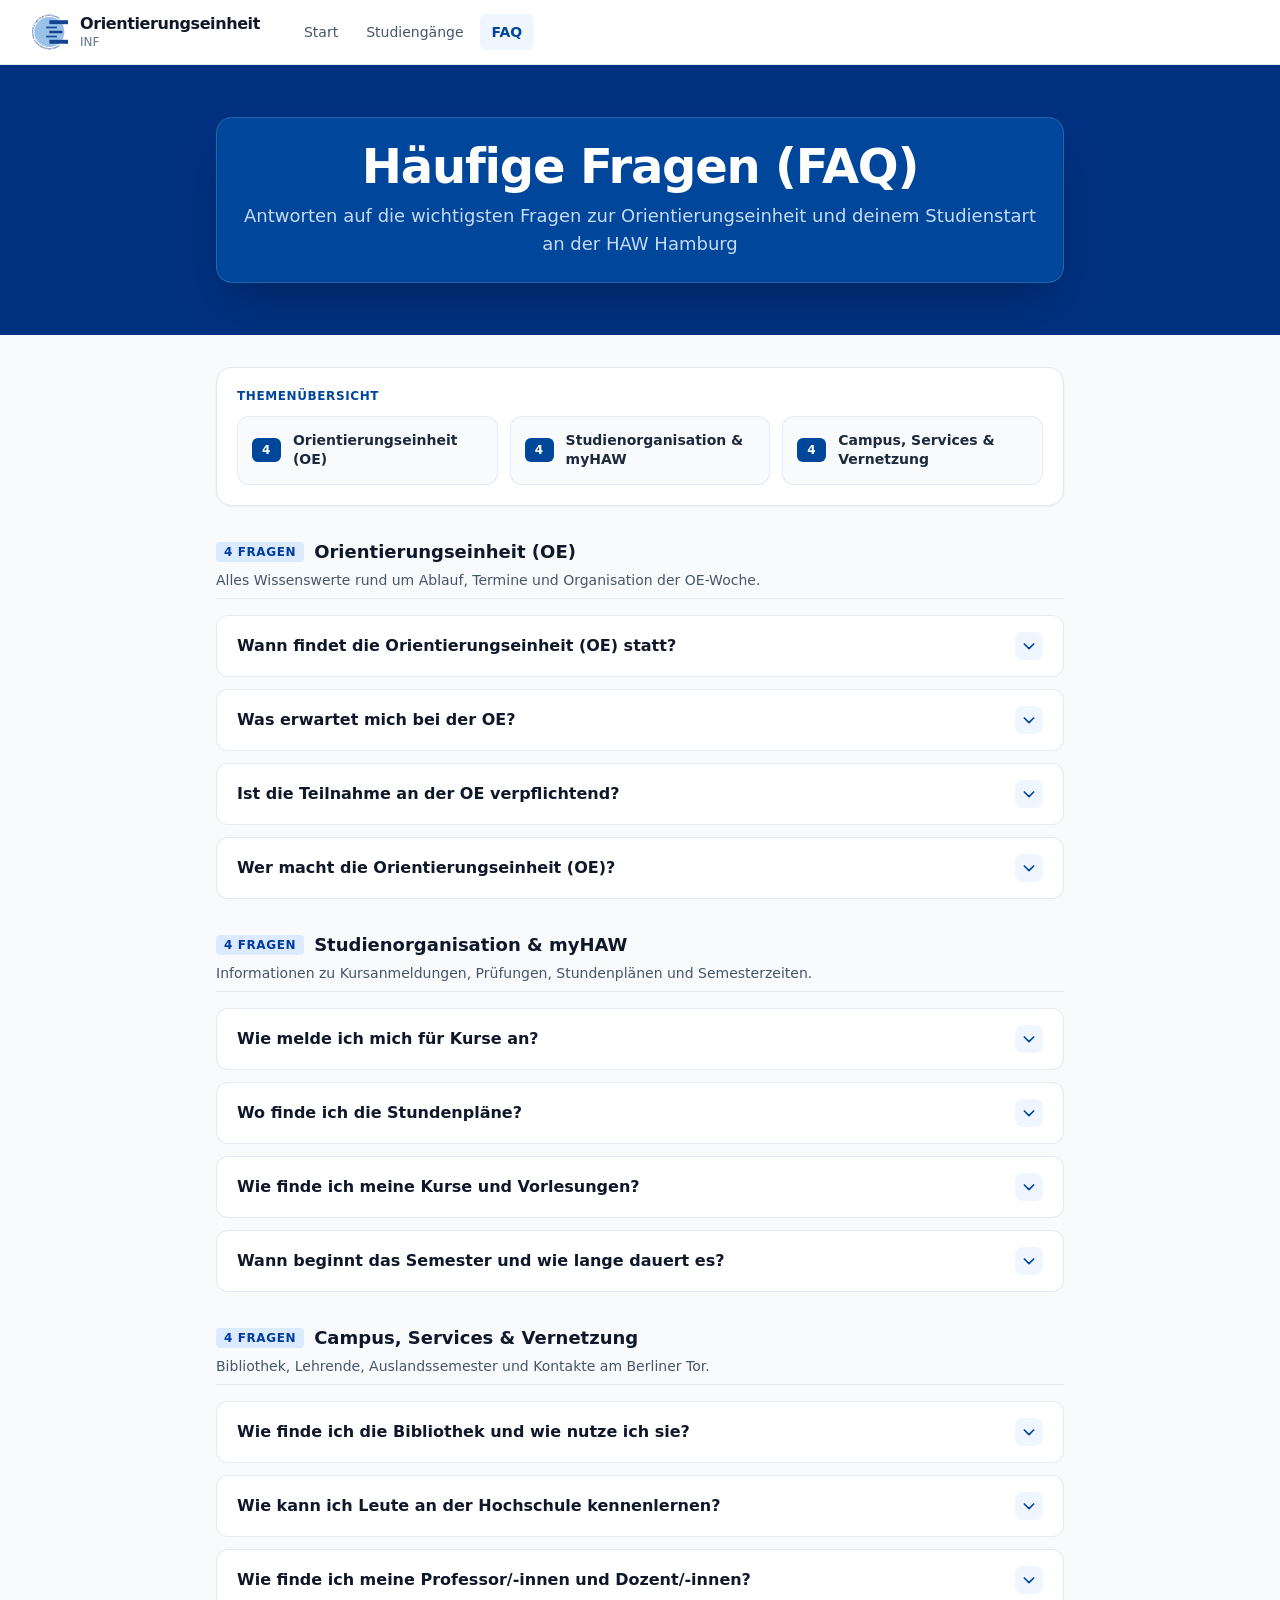
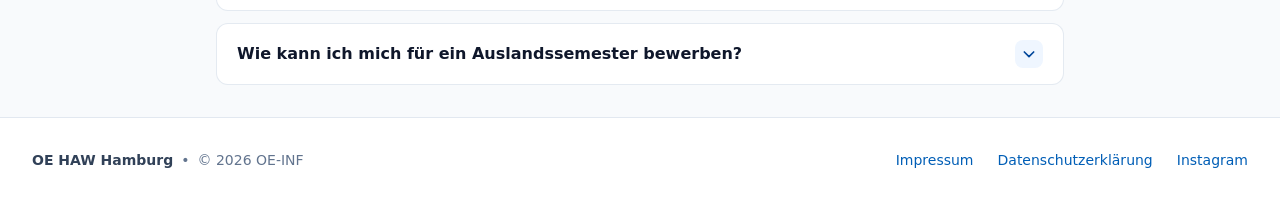
<file: faq/index.html>
<!DOCTYPE html><html class="scroll-smooth" lang="de"><head><meta charset="UTF-8"><meta content="width=device-width, initial-scale=1.0" name="viewport"><title>Häufig gestellte Fragen (FAQ) - Orientierungseinheit INF</title><link href="/favicon.ico" rel="icon" type="image/x-icon"><link rel="stylesheet" href="/_astro/Layout.CvoGTXN9.css"><style>.prose-content{line-height:1.65}.prose-content p:last-child{margin-bottom:0}.prose-content a{color:var(--color-primary-600,#005eb6);transition:color .15s,text-decoration-color .15s}.prose-content a:hover{color:var(--color-primary-800,#003ca0)}.prose-content strong,.prose-content b{color:#0f172a;font-weight:600}.prose-content ul,.prose-content ol{padding-left:1.25rem}.prose-content ul{list-style-type:disc}.prose-content ol{list-style-type:decimal}.prose-content li{margin-bottom:.25rem}.faq-content{color:#475569;font-size:.9375rem}.faq-content p{margin-bottom:.65rem}.faq-content a{text-underline-offset:3px;text-decoration:underline;text-decoration-color:var(--color-primary-300,#8ac5ff);font-weight:500}.faq-content a:hover{text-decoration-color:var(--color-primary-800,#003ca0)}.faq-content code{color:#0f172a;white-space:nowrap;background-color:#f1f5f9;border:1px solid #e2e8f0;border-radius:.25rem;padding:.125rem .375rem;font-family:ui-monospace,SFMono-Regular,Menlo,Monaco,Consolas,monospace;font-size:.8125rem;font-weight:600}.faq-content ul,.faq-content ol{margin-top:.5rem;margin-bottom:.75rem}.faq-content li::marker{color:var(--color-primary-600,#005eb6)}.faq-content mark{background-color:var(--color-primary-100,#dbeafe);color:var(--color-primary-900,#003180);border-radius:.25rem;padding:.125rem .375rem;font-weight:500}.faq-content .faq-callout{background-color:var(--color-primary-50,#eff6ff);border-left:3px solid var(--color-primary-600,#005eb6);color:var(--color-primary-950,#001e67);border-radius:.5rem;margin-top:.75rem;margin-bottom:.75rem;padding:.75rem 1rem;font-size:.875rem}.faq-content .faq-callout strong{color:var(--color-primary-900,#003180)}
</style></head><body class="selection:bg-primary-200 selection:text-primary-900 flex min-h-screen flex-col bg-slate-50 text-slate-800 antialiased"><header class="sticky top-0 z-40 w-full border-b border-slate-200 bg-white backdrop-blur-md"><div class="mx-auto max-w-7xl px-4 sm:px-6 lg:px-8"><div class="flex h-16 items-center"><a class="group flex items-center gap-3 focus:outline-hidden justify-start" href="/"><svg viewBox="0 0 354.88 343.11" class="h-9 w-9"><defs><style>.cls-1{fill:#124491;}.cls-2{fill:#9ac2e8;}</style></defs><g id="Layer_2" data-name="Layer 2"><g id="Layer_1-2" data-name="Layer 1"><path class="cls-1" d="M261.5,304.69a7.93,7.93,0,0,1,2.83-1.22,7.51,7.51,0,0,1,5.63,1,7.17,7.17,0,0,1,2.14,2.11,7.27,7.27,0,0,1,1.15,2.77,7.45,7.45,0,0,1,0,2.9,7.64,7.64,0,0,1-1.14,2.7,8.12,8.12,0,0,1-2.2,2.17,8,8,0,0,1-2.81,1.2,7.42,7.42,0,0,1-2.93,0,7.55,7.55,0,0,1-6-6,7.21,7.21,0,0,1,0-2.89,7.29,7.29,0,0,1,1.14-2.7A7.8,7.8,0,0,1,261.5,304.69Zm1.55,2.29a4.38,4.38,0,0,0-1.3,1.31,4.55,4.55,0,0,0-.62,3.44,5.16,5.16,0,0,0,2.1,3.12,4.63,4.63,0,0,0,1.64.69,4.58,4.58,0,0,0,1.77,0,4.77,4.77,0,0,0,3-2,4.57,4.57,0,0,0,.66-1.64,4.64,4.64,0,0,0,0-1.78,4.82,4.82,0,0,0-.74-1.74,5.15,5.15,0,0,0-1.36-1.39,4.57,4.57,0,0,0-1.66-.7,4.39,4.39,0,0,0-1.77,0A4.55,4.55,0,0,0,263.05,307Z" transform="translate(-3.1 -2.96)" /><path class="cls-1" d="M252.65,310.61l6.81,12.86-6.26,3.32a5.82,5.82,0,0,1-2.6.73,4.28,4.28,0,0,1-4-2.36,4.14,4.14,0,0,1-.46-2.52,4.59,4.59,0,0,1,1.08-2.37l-5.67-3.8,3-1.58,5.13,3.59,2.9-1.54L250,312Zm1.1,8.52-3.38,1.79a2.39,2.39,0,0,0-1.19,1.25,2,2,0,0,0,1.33,2.51,2.36,2.36,0,0,0,1.7-.28l3.38-1.79Z" transform="translate(-3.1 -2.96)" /><path class="cls-1" d="M239.16,317.44l5.9,13.31L242.3,332l-5.9-13.31Z" transform="translate(-3.1 -2.96)" /><path class="cls-1" d="M233.13,320.13l5,13.68-10.51,3.83-.9-2.46,7.68-2.8-1.14-3.13-5.06,1.85-.87-2.36,5.06-1.85-1.19-3.27-7.75,2.84-.9-2.46Z" transform="translate(-3.1 -2.96)" /><path class="cls-1" d="M219.6,324.94l3.61,14.1-2.78.71-9.33-7.31,2.34,9.1-2.76.71-3.62-14.1,2.58-.66,9.61,7.58-2.41-9.43Z" transform="translate(-3.1 -2.96)" /><path class="cls-1" d="M199.63,329.41l1.79,11.76,4.85-.74.4,2.63L194,345l-.41-2.63,4.84-.73-1.8-11.77Z" transform="translate(-3.1 -2.96)" /><path class="cls-1" d="M189.17,330.75l1.23,14.5-3,.26L186.17,331Z" transform="translate(-3.1 -2.96)" /><path class="cls-1" d="M182.55,331.31l.26,14.56-11.19.19-.05-2.62,8.18-.14-.06-3.33-5.39.1,0-2.52,5.38-.09-.06-3.48-8.25.15-.05-2.62Z" transform="translate(-3.1 -2.96)" /><path class="cls-1" d="M168.22,331.41l-1.09,14.52-7.07-.53a5.63,5.63,0,0,1-2.58-.77,4.3,4.3,0,0,1-1.65-1.71,4.35,4.35,0,0,1-.45-2.4,4.09,4.09,0,0,1,1-2.38,4.58,4.58,0,0,1,2.17-1.43l-2.76-6.23,3.36.25,2.42,5.77,3.28.25.41-5.56Zm-3.61,7.81-3.82-.29a2.36,2.36,0,0,0-1.66.42,1.75,1.75,0,0,0-.72,1.36,1.81,1.81,0,0,0,.5,1.48,2.37,2.37,0,0,0,1.59.66l3.82.29Z" transform="translate(-3.1 -2.96)" /><path class="cls-1" d="M147.11,328.85a7,7,0,0,1,3.22,1.37,5.37,5.37,0,0,1,1.81,2.61,7.21,7.21,0,0,1,.17,3.55l-1.43,8.13-2.95-.52,1.43-8.13a4.41,4.41,0,0,0-.07-2,3,3,0,0,0-1-1.48,3.4,3.4,0,0,0-1.69-.75,3.48,3.48,0,0,0-1.89.12,3,3,0,0,0-1.39,1.06,4.47,4.47,0,0,0-.75,1.89l-1.43,8.13-3-.52,1.43-8.14a7.17,7.17,0,0,1,1.38-3.25,5.44,5.44,0,0,1,2.59-1.84A6.92,6.92,0,0,1,147.11,328.85Z" transform="translate(-3.1 -2.96)" /><path class="cls-1" d="M137.47,327.19l-4,14-2.76-.79-4.35-11-2.59,9-2.74-.78,4-14,2.56.73,4.46,11.41,2.68-9.36Z" transform="translate(-3.1 -2.96)" /><path class="cls-1" d="M115.12,319.58a7.74,7.74,0,0,1,4.25,4.08,7.34,7.34,0,0,1,.63,2.84,7.45,7.45,0,0,1-.58,2.94,7.11,7.11,0,0,1-1.66,2.5,7.41,7.41,0,0,1-2.41,1.6,7.29,7.29,0,0,1-2.86.56,7.68,7.68,0,0,1-3-.61,8.35,8.35,0,0,1-2.88-1.95,7,7,0,0,1-1.69-2.86l2.67-1a4.94,4.94,0,0,0,3,3.24,4.59,4.59,0,0,0,1.83.36,4.49,4.49,0,0,0,1.71-.38,4.68,4.68,0,0,0,1.45-1,5.18,5.18,0,0,0,1-1.63,5,5,0,0,0,.38-1.88,4.36,4.36,0,0,0-.34-1.77,4.67,4.67,0,0,0-2.58-2.53,4.42,4.42,0,0,0-1.86-.33,4,4,0,0,0-1.71.47,3.6,3.6,0,0,0-1.29,1.16l4,1.63-1,2.42-7-2.85.35-.84a7.82,7.82,0,0,1,1.64-2.56,7.14,7.14,0,0,1,2.31-1.61,7,7,0,0,1,2.73-.59A7.46,7.46,0,0,1,115.12,319.58Z" transform="translate(-3.1 -2.96)" /><path class="cls-1" d="M101.12,313a9.25,9.25,0,0,1,2.72,2.2,9.81,9.81,0,0,1,1.77,3l-2.55,1.12a9.11,9.11,0,0,0-1.39-2.59,6.13,6.13,0,0,0-2-1.62,5,5,0,0,0-1.5-.55,2.29,2.29,0,0,0-1.21.08,1.46,1.46,0,0,0-.78.69,1.39,1.39,0,0,0-.07,1.28,4.24,4.24,0,0,0,1.34,1.42l2.32,1.8a5.17,5.17,0,0,1,1.88,2.5,3.48,3.48,0,0,1-.34,2.72,3.93,3.93,0,0,1-1.73,1.74,4.45,4.45,0,0,1-2.46.4,7.83,7.83,0,0,1-2.94-1,10,10,0,0,1-2.57-2,8.52,8.52,0,0,1-1.78-2.65l2.47-1.2a7.6,7.6,0,0,0,3.24,3.7,4.59,4.59,0,0,0,1.35.48,2.22,2.22,0,0,0,1.08-.07,1.24,1.24,0,0,0,.68-.59,1.2,1.2,0,0,0,.07-1.17,4.12,4.12,0,0,0-1.14-1.24l-2.22-1.68a6.11,6.11,0,0,1-2.24-2.76,3.55,3.55,0,0,1,.31-2.91,4.08,4.08,0,0,1,1.82-1.81A5,5,0,0,1,98,312,8.43,8.43,0,0,1,101.12,313Z" transform="translate(-3.1 -2.96)" /><path class="cls-1" d="M93.24,308.9l-8,12.18L75.9,315l1.44-2.19,6.84,4.47L86,314.45l-4.51-2.95,1.38-2.11,4.51,2.95,1.9-2.9-6.91-4.53,1.44-2.19Z" transform="translate(-3.1 -2.96)" /><path class="cls-1" d="M81.35,300.81l-8.77,11.63-2.41-1.82L78.94,299Z" transform="translate(-3.1 -2.96)" /><path class="cls-1" d="M76.05,296.88l-9.6,10.94-2.16-1.89.77-11.83-6.2,7.07-2.14-1.88,9.6-10.94,2,1.75-.83,12.22L73.9,295Z" transform="translate(-3.1 -2.96)" /><path class="cls-1" d="M63.78,285.87,53.1,295.76l-2.05-2.21,4.29-4-4.55-4.92-4.29,4-2-2.22,10.68-9.89,2,2.21-4.36,4,4.55,4.92,4.36-4Z" transform="translate(-3.1 -2.96)" /><path class="cls-1" d="M52.87,273.77l-11.59,8.81-6.77-8.91,2.09-1.59,4.94,6.51,2.65-2-3.26-4.29,2-1.52,3.25,4.28L49,273l-5-6.57,2.09-1.59Z" transform="translate(-3.1 -2.96)" /><path class="cls-1" d="M44.37,262.17l-12.15,8-1.66-2.52,12.15-8Z" transform="translate(-3.1 -2.96)" /><path class="cls-1" d="M38.75,253.19,28.4,259.06l2.42,4.27-2.31,1.32L22.19,253.5l2.31-1.31,2.41,4.25,10.35-5.87Z" transform="translate(-3.1 -2.96)" /><path class="cls-1" d="M29.52,234.5,16,239.93l-1.13-2.8,13.51-5.43Z" transform="translate(-3.1 -2.96)" /><path class="cls-1" d="M27,228.39l-13.87,4.42-.87-2.73L19,220.35l-9,2.85-.87-2.72,13.88-4.41.8,2.53-7,10,9.28-2.95Z" transform="translate(-3.1 -2.96)" /><path class="cls-1" d="M22.23,212.6,8,215.63l-2.33-11,2.56-.55,1.71,8,3.36-.72-1.14-5.35,2.46-.52,1.14,5.35,5.86-1.25Z" transform="translate(-3.1 -2.96)" /><path class="cls-1" d="M18.92,192.45a8,8,0,0,1-.23,3.07,7.51,7.51,0,0,1-1.31,2.62,7.67,7.67,0,0,1-2.19,1.9,7.24,7.24,0,0,1-2.86.92,7.26,7.26,0,0,1-3-.25,7.75,7.75,0,0,1-2.57-1.36,7.56,7.56,0,0,1-1.86-2.26,7.87,7.87,0,0,1,.63-8.62,7.35,7.35,0,0,1,5.05-2.8,7.38,7.38,0,0,1,5.55,1.6A7.62,7.62,0,0,1,18,189.53,7.92,7.92,0,0,1,18.92,192.45Zm-2.75.31A4.51,4.51,0,0,0,15.6,191a4.74,4.74,0,0,0-1.15-1.33,4.59,4.59,0,0,0-1.61-.8,4.83,4.83,0,0,0-1.9-.14,5,5,0,0,0-1.84.56,4.61,4.61,0,0,0-1.37,1.14A4.89,4.89,0,0,0,6.9,192a4.44,4.44,0,0,0-.16,1.82,4.77,4.77,0,0,0,.57,1.79,4.55,4.55,0,0,0,1.16,1.34,4.61,4.61,0,0,0,1.59.81,4.89,4.89,0,0,0,1.88.14,5.06,5.06,0,0,0,1.86-.57,4.7,4.7,0,0,0,1.39-1.14,4.62,4.62,0,0,0,.82-1.57A4.57,4.57,0,0,0,16.17,192.76Z" transform="translate(-3.1 -2.96)" /><path class="cls-1" d="M17.78,181.85l-14.56.23L3.1,175a6,6,0,0,1,.53-2.64,4.27,4.27,0,0,1,3.91-2.46,4,4,0,0,1,2.45.73,4.49,4.49,0,0,1,1.63,2l6-3.32.05,3.37-5.53,2.94.06,3.28,5.57-.09ZM9.68,179l-.06-3.82a2.39,2.39,0,0,0-.57-1.63,1.8,1.8,0,0,0-1.42-.59,1.82,1.82,0,0,0-1.43.64,2.39,2.39,0,0,0-.51,1.64L5.75,179Z" transform="translate(-3.1 -2.96)" /><path class="cls-1" d="M17.67,166.77,3.18,165.34l.38-3.87,8.22-3.19-7.43-4.74.37-3.83,14.49,1.43L18.94,154l-10.67-1,9.13,6L7.24,162.94,17.94,164Z" transform="translate(-3.1 -2.96)" /><path class="cls-1" d="M19.55,149l-13-8.91.74-3.41,15.47-2.73-.68,3.2-4,.64-1.26,5.9,3.41,2.24Zm-4.93-6.74.87-4.08-5.68.89Z" transform="translate(-3.1 -2.96)" /><path class="cls-1" d="M23.89,130.63,12.5,127.2l-1.41,4.7-2.55-.77,3.69-12.27,2.55.77-1.41,4.68,11.39,3.43Z" transform="translate(-3.1 -2.96)" /><path class="cls-1" d="M27.18,120.61l-13.63-5.13,1.06-2.82,13.63,5.13Z" transform="translate(-3.1 -2.96)" /><path class="cls-1" d="M29.48,114.41l-13.23-6.08,1.26-2.74,5.92,2.72L20.17,99.8l1.54-3.34,3.34,9.32,10-3.54-1.69,3.67-8.79,2.94,6.14,2.82Z" transform="translate(-3.1 -2.96)" /><path class="cls-1" d="M44.94,86.47a7,7,0,0,1-2.58,2.37,5.35,5.35,0,0,1-3.12.58,7.25,7.25,0,0,1-3.3-1.3l-6.83-4.65L30.8,81l6.82,4.64a4.33,4.33,0,0,0,1.89.77,3,3,0,0,0,1.74-.28,3.51,3.51,0,0,0,1.38-1.23,3.57,3.57,0,0,0,.67-1.78,3,3,0,0,0-.41-1.69A4.43,4.43,0,0,0,41.48,80l-6.82-4.65,1.69-2.49,6.83,4.64a7.16,7.16,0,0,1,2.4,2.59,5.59,5.59,0,0,1,.62,3.13A7,7,0,0,1,44.94,86.47Z" transform="translate(-3.1 -2.96)" /><path class="cls-1" d="M50.42,78.34,39.29,69l1.85-2.2L53,67.3l-7.19-6.06,1.84-2.17,11.13,9.38-1.72,2-12.22-.6,7.44,6.27Z" transform="translate(-3.1 -2.96)" /><path class="cls-1" d="M61.19,65.87,51.09,55.38l4-3.88a8.17,8.17,0,0,1,2.58-1.71,7.81,7.81,0,0,1,2.83-.57,7.43,7.43,0,0,1,2.78.54,7.06,7.06,0,0,1,4.4,6.91,7.79,7.79,0,0,1-.69,2.8A8,8,0,0,1,65.22,62Zm.31-4,1.83-1.76a4.6,4.6,0,0,0,1.06-1.52,4.73,4.73,0,0,0,.39-1.73,4.18,4.18,0,0,0-.3-1.71,4.53,4.53,0,0,0-1-1.54A4.79,4.79,0,0,0,62,52.52a4.58,4.58,0,0,0-5,.92l-1.85,1.78Z" transform="translate(-3.1 -2.96)" /><path class="cls-1" d="M81.17,48.3l-8.26-12L82.12,30l1.49,2.16-6.73,4.64,1.89,2.74,4.43-3.06,1.43,2.08-4.43,3,2,2.86L89,39.75l1.48,2.15Z" transform="translate(-3.1 -2.96)" /><path class="cls-1" d="M93.09,40.29,86,27.6l2.63-1.48,5.84,10.37,6.94-3.91,1.3,2.32Z" transform="translate(-3.1 -2.96)" /><path class="cls-1" d="M105.34,33.56l-6-13.28,10.21-4.58,1.08,2.39-7.46,3.35,1.36,3,4.92-2.21,1,2.3-4.91,2.21L107,29.94l7.53-3.39,1.08,2.39Z" transform="translate(-3.1 -2.96)" /><path class="cls-1" d="M118.51,27.8,113.84,14l2.86-1,2.09,6.17L122.73,11l3.48-1.18-4.47,8.83,9.46,4.86-3.82,1.29-8.18-4.37,2.17,6.41Z" transform="translate(-3.1 -2.96)" /><path class="cls-1" d="M136.88,22.17l-2.73-11.58-4.78,1.13-.61-2.59,12.47-2.94.62,2.59L137.09,9.9l2.73,11.58Z" transform="translate(-3.1 -2.96)" /><path class="cls-1" d="M147.15,19.91l-2-14.42,7-1a5.89,5.89,0,0,1,2.68.21,4.27,4.27,0,0,1,2,1.34,4.33,4.33,0,0,1,1,2.24,4.1,4.1,0,0,1-.43,2.52,4.59,4.59,0,0,1-1.82,1.86l4,5.52-3.34.46-3.58-5.14-3.26.45.76,5.52Zm1.9-8.38,3.79-.52a2.44,2.44,0,0,0,1.54-.76,1.8,1.8,0,0,0,.42-1.49A1.86,1.86,0,0,0,154,7.42a2.4,2.4,0,0,0-1.69-.31l-3.79.52Z" transform="translate(-3.1 -2.96)" /><path class="cls-1" d="M169.26,18a7.83,7.83,0,0,1-3-.47A7.54,7.54,0,0,1,163.71,16,7.79,7.79,0,0,1,162,13.64a7.56,7.56,0,0,1-.19-5.88,7.61,7.61,0,0,1,1.57-2.45,7.42,7.42,0,0,1,2.4-1.68,8.2,8.2,0,0,1,6-.19A7.5,7.5,0,0,1,174.3,5,7.37,7.37,0,0,1,176,7.3a7.48,7.48,0,0,1-1.36,8.32,7.53,7.53,0,0,1-2.4,1.68A7.87,7.87,0,0,1,169.26,18Zm-.09-2.76a4.49,4.49,0,0,0,1.8-.42,4.77,4.77,0,0,0,1.42-1,4.7,4.7,0,0,0,.93-1.54,4.91,4.91,0,0,0,.29-1.88,4.93,4.93,0,0,0-.41-1.88,4.76,4.76,0,0,0-1-1.46,4.63,4.63,0,0,0-1.49-1,4.49,4.49,0,0,0-1.8-.3,4.56,4.56,0,0,0-3.26,1.47,4.67,4.67,0,0,0-.93,1.51,5,5,0,0,0-.29,1.87,4.94,4.94,0,0,0,.42,1.9,4.57,4.57,0,0,0,4.35,2.73Z" transform="translate(-3.1 -2.96)" /><path class="cls-1" d="M183,17.89,183.76,6l-4.9-.31L179,3l12.79.82-.17,2.66-4.88-.31L186,18.08Z" transform="translate(-3.1 -2.96)" /><path class="cls-1" d="M193.51,18.73l2.26-14.39,11,1.74-.4,2.59L198.34,7.4l-.51,3.29,5.32.83L202.76,14l-5.32-.84-.54,3.43,8.16,1.29-.41,2.58Z" transform="translate(-3.1 -2.96)" /><path class="cls-1" d="M213.75,22.87a8.23,8.23,0,0,1-2.81-1.3,7.71,7.71,0,0,1-2-2.15,7.4,7.4,0,0,1-1-2.71,7.28,7.28,0,0,1,.15-3A7.47,7.47,0,0,1,209.37,11a7.55,7.55,0,0,1,2.19-1.91,7.71,7.71,0,0,1,2.78-.95,7.88,7.88,0,0,1,3.08.19,8,8,0,0,1,2.18.89,8.3,8.3,0,0,1,1.79,1.42,6.45,6.45,0,0,1,1.25,1.81l-2.46,1.44a5,5,0,0,0-1.4-1.86,5,5,0,0,0-2-1,4.7,4.7,0,0,0-1.86-.1,4.56,4.56,0,0,0-3,1.81,5.06,5.06,0,0,0-.91,3.65,4.87,4.87,0,0,0,.6,1.69,4.51,4.51,0,0,0,1.21,1.33,4.81,4.81,0,0,0,1.76.8,5,5,0,0,0,2.2.07,5.22,5.22,0,0,0,2-.91l1.41,2.38a7.19,7.19,0,0,1-1.93,1,8.28,8.28,0,0,1-2.23.39A8.66,8.66,0,0,1,213.75,22.87Z" transform="translate(-3.1 -2.96)" /><path class="cls-1" d="M222.16,25l5-13.68,2.83,1-2,5.49,6.29,2.3,2-5.49,2.83,1-5,13.68-2.83-1,2-5.59L227,20.4,225,26Z" transform="translate(-3.1 -2.96)" /><path class="cls-1" d="M237.39,30.72l6.41-13.08,2.57,1.27,2.35,11.61,4.13-8.44,2.56,1.26L249,36.41l-2.39-1.17-2.38-12L240,32Z" transform="translate(-3.1 -2.96)" /><path class="cls-1" d="M252.07,38.27l7.36-12.57,2.6,1.53-7.35,12.56Z" transform="translate(-3.1 -2.96)" /><path class="cls-1" d="M257.79,41.58l8.22-12,2.49,1.71-3.68,5.37,8.93-1.78,3,2.08L267,38.66l1.8,10.48-3.33-2.27-1.42-9.17-3.81,5.58Z" transform="translate(-3.1 -2.96)" /><path class="cls-2" d="M322.43,174.4a148.07,148.07,0,1,1-148-148A148.05,148.05,0,0,1,322.43,174.4Z" transform="translate(-3.1 -2.96)" /><rect class="cls-1" x="171.27" y="158.94" width="128.62" height="25.3" /><rect class="cls-1" x="140.04" y="118.76" width="105.93" height="16.25" /><rect class="cls-1" x="139.77" y="208.17" width="105.93" height="16.25" /><rect class="cls-1" x="171.27" y="248.48" width="183.6" height="39.03" /><rect class="cls-1" x="171.27" y="55.39" width="183.6" height="39.03" /></g></g></svg><div class="flex flex-col"><span class="text-base leading-tight font-bold tracking-tight text-slate-900">Orientierungseinheit</span><span class="text-xs font-medium text-slate-500"> INF </span></div></a><!-- Desktop Navigation --><nav class="hidden items-center gap-1 pl-8 md:flex"><a class="rounded-md px-3 py-2 font-medium text-sm hover:text-primary-700 text-slate-600 hover:bg-slate-50" href="/">Start</a><a class="rounded-md px-3 py-2 font-medium text-sm hover:text-primary-700 text-slate-600 hover:bg-slate-50" href="/studiengang">Studiengänge</a><a class="rounded-md px-3 py-2 font-medium text-sm bg-primary-50 text-primary-700 font-semibold" href="/faq">FAQ</a></nav><div class="flex grow items-center justify-end gap-2"><!-- Mobile Menu Toggle Button --><button aria-controls="mobile-menu" aria-expanded="false" aria-label="Menü öffnen" class="group inline-flex h-10 w-10 items-center justify-center rounded-lg text-slate-600 hover:bg-slate-100 focus:outline-hidden md:hidden" id="mobile-menu-btn" type="button"><span class="sr-only">Menü umschalten</span><span class="relative h-6 w-6"><svg fill="none" stroke="currentColor" viewBox="0 0 24 24" stroke-width="2" stroke-linecap="round" stroke-linejoin="round" class="absolute inset-0 h-6 w-6 transition-all duration-300 ease-in-out group-aria-expanded:scale-0 group-aria-expanded:rotate-90 group-aria-expanded:opacity-0">
  <path d="M4 6h16M4 12h16M4 18h16"></path>
</svg><svg fill="none" stroke="currentColor" viewBox="0 0 24 24" stroke-width="2" stroke-linecap="round" stroke-linejoin="round" class="absolute inset-0 h-6 w-6 scale-0 -rotate-90 opacity-0 transition-all duration-300 ease-in-out group-aria-expanded:scale-100 group-aria-expanded:rotate-0 group-aria-expanded:opacity-100">
  <path d="M18 6L6 18M6 6l12 12"></path>
</svg></span></button></div></div></div><div aria-hidden="true" class="group/menu grid grid-rows-[0fr] transition-[grid-template-rows] duration-300 ease-in-out data-[open=true]:grid-rows-[1fr] md:hidden" data-open="false" id="mobile-menu" inert><div class="overflow-hidden border-t border-slate-200 bg-white"><div class="-translate-y-1 space-y-1 px-4 pt-2 pb-4 opacity-0 transition-all duration-300 ease-out group-data-[open=true]/menu:translate-y-0 group-data-[open=true]/menu:opacity-100"><a class="rounded-md px-3 py-2 font-medium block text-base hover:text-primary-700 text-slate-600 hover:bg-slate-50" href="/">Start</a><a class="rounded-md px-3 py-2 font-medium block text-base hover:text-primary-700 text-slate-600 hover:bg-slate-50" href="/studiengang">Studiengänge</a><a class="rounded-md px-3 py-2 font-medium block text-base bg-primary-50 text-primary-700 font-semibold" href="/faq">FAQ</a></div></div></div></header><script type="module">function e(){let e=document.querySelector(`#mobile-menu-btn`),t=document.querySelector(`#mobile-menu`);if(!e||!t||e.dataset.menuInitialized===`true`)return;e.dataset.menuInitialized=`true`;let n=n=>{e.setAttribute(`aria-expanded`,n?`true`:`false`),e.setAttribute(`aria-label`,n?`Menü schließen`:`Menü öffnen`),t.setAttribute(`data-open`,n?`true`:`false`),t.setAttribute(`aria-hidden`,n?`false`:`true`),n?t.removeAttribute(`inert`):t.setAttribute(`inert`,``)};e.addEventListener(`click`,()=>{let t=e.getAttribute(`aria-expanded`)===`true`;n(!t)})}e(),document.addEventListener(`astro:after-swap`,e);</script><main class="flex flex-1 flex-col"><section class="relative flex items-center justify-center overflow-hidden text-white bg-primary-900 py-8 sm:py-10"><div class="relative z-10 mx-auto flex w-full max-w-4xl flex-col items-center px-4 text-center sm:px-6 py-2 sm:py-3"><div class="bg-primary-700 w-full rounded-2xl border border-white/15 px-6 py-5 text-white shadow-2xl backdrop-blur-md sm:py-6"><h1 class="text-3xl font-black tracking-tight text-white sm:text-4xl md:text-5xl mb-3">Häufige Fragen (FAQ)</h1><p class="text-primary-100/90 mx-auto max-w-4xl text-sm font-medium sm:text-base md:text-lg">Antworten auf die wichtigsten Fragen zur Orientierungseinheit und deinem Studienstart an der HAW Hamburg</p></div></div></section><div class="mx-auto w-full max-w-4xl space-y-8 px-4 py-8 sm:px-6"><nav aria-label="Themenauswahl" class="rounded-2xl p-4 sm:p-5 bg-white border border-slate-200 shadow-xs text-slate-900"><p class="text-primary-700 mb-3 text-xs font-semibold tracking-wider uppercase">Themenübersicht</p><div class="grid grid-cols-1 gap-3 sm:grid-cols-2 md:grid-cols-3"><a class="hover:bg-primary-50 hover:border-primary-300 group flex min-w-0 items-center gap-3 rounded-xl border border-slate-200/80 bg-slate-50 p-3.5 transition-all duration-200 sm:last:col-span-2 md:last:col-span-1" href="#oe"><span class="bg-primary-700 inline-flex shrink-0 items-center justify-center rounded-md px-2.5 py-1 text-xs font-bold tracking-wider text-white">4</span><span class="group-hover:text-primary-700 min-w-0 text-xs leading-snug font-semibold text-slate-800 transition-colors sm:text-sm">Orientierungseinheit (OE)</span></a><a class="hover:bg-primary-50 hover:border-primary-300 group flex min-w-0 items-center gap-3 rounded-xl border border-slate-200/80 bg-slate-50 p-3.5 transition-all duration-200 sm:last:col-span-2 md:last:col-span-1" href="#studium"><span class="bg-primary-700 inline-flex shrink-0 items-center justify-center rounded-md px-2.5 py-1 text-xs font-bold tracking-wider text-white">4</span><span class="group-hover:text-primary-700 min-w-0 text-xs leading-snug font-semibold text-slate-800 transition-colors sm:text-sm">Studienorganisation &amp; myHAW</span></a><a class="hover:bg-primary-50 hover:border-primary-300 group flex min-w-0 items-center gap-3 rounded-xl border border-slate-200/80 bg-slate-50 p-3.5 transition-all duration-200 sm:last:col-span-2 md:last:col-span-1" href="#campus"><span class="bg-primary-700 inline-flex shrink-0 items-center justify-center rounded-md px-2.5 py-1 text-xs font-bold tracking-wider text-white">4</span><span class="group-hover:text-primary-700 min-w-0 text-xs leading-snug font-semibold text-slate-800 transition-colors sm:text-sm">Campus, Services &amp; Vernetzung</span></a></div></nav><!-- // EDIT AREA START // --><section class="scroll-mt-20 space-y-4" data-category-count="4" data-category-id="oe" data-category-title="Orientierungseinheit (OE)" id="oe"><div class="border-b border-slate-200 pb-2"><div class="flex flex-wrap items-center gap-x-2.5 gap-y-1"><span class="bg-primary-100 text-primary-800 shrink-0 rounded px-2 py-0.5 text-xs font-bold tracking-wider uppercase">4 Fragen</span><h2 class="w-full text-lg font-bold text-slate-900 sm:w-auto">Orientierungseinheit (OE)</h2></div><p class="mt-1 text-sm text-slate-600">Alles Wissenswerte rund um Ablauf, Termine und Organisation der OE-Woche.</p></div><div class="space-y-3"><details class="group open:border-primary-200 rounded-xl border border-slate-200/90 bg-white transition-all duration-150 open:shadow-xs" data-faq-item><summary class="flex cursor-pointer items-center justify-between gap-4 rounded-xl px-5 py-4 font-semibold text-slate-900 select-none hover:bg-slate-50/70"><span class="text-sm sm:text-base">Wann findet die Orientierungseinheit (OE) statt?</span><span class="bg-primary-50 text-primary-700 group-open:bg-primary-600 flex h-7 w-7 shrink-0 items-center justify-center rounded-lg group-open:rotate-180 group-open:text-white"><svg fill="none" stroke="currentColor" viewBox="0 0 24 24" stroke-width="2.5" stroke-linecap="round" stroke-linejoin="round" class="h-4 w-4">
  <path d="M19 9l-7 7-7-7"></path>
</svg></span></summary><div class="prose-content faq-content border-t border-slate-100 px-5 pt-3.5 pb-4.5"><p>Die Orientierungseinheit findet in der Regel in der ersten Semesterwoche vor dem offiziellen Vorlesungsbeginn statt.</p><p>Die genauen Termine und Raumangaben findest du auf unserer <a href="/">Startseite</a>.</p></div></details><details class="group open:border-primary-200 rounded-xl border border-slate-200/90 bg-white transition-all duration-150 open:shadow-xs" data-faq-item><summary class="flex cursor-pointer items-center justify-between gap-4 rounded-xl px-5 py-4 font-semibold text-slate-900 select-none hover:bg-slate-50/70"><span class="text-sm sm:text-base">Was erwartet mich bei der OE?</span><span class="bg-primary-50 text-primary-700 group-open:bg-primary-600 flex h-7 w-7 shrink-0 items-center justify-center rounded-lg group-open:rotate-180 group-open:text-white"><svg fill="none" stroke="currentColor" viewBox="0 0 24 24" stroke-width="2.5" stroke-linecap="round" stroke-linejoin="round" class="h-4 w-4">
  <path d="M19 9l-7 7-7-7"></path>
</svg></span></summary><div class="prose-content faq-content border-t border-slate-100 px-5 pt-3.5 pb-4.5"><p>Das Ziel der OE ist es, dir den optimalen Einstieg ins Studium zu ermöglichen. Wir helfen dir dabei, dich an der HAW Hamburg und je nach Studiengang am Campus Berliner Tor bzw. Campus Finkenau zurechtzufinden und erste Kontakte mit Kommiliton*innen zu knüpfen.</p><p>Gemeinsam gehen wir wichtige Schritte durch:</p><ul><li>Orientierung auf dem Campus und in den Gebäuden (z.&nbsp;B. Berliner Tor 7)</li><li>Veranstaltungs- und Stundenpläne richtig lesen</li><li>Anmeldung zu Vorlesungen, Übungen und Praktika über myHAW</li><li>Kennenlernen vom FSR und studentischen Initiativen</li></ul></div></details><details class="group open:border-primary-200 rounded-xl border border-slate-200/90 bg-white transition-all duration-150 open:shadow-xs" data-faq-item><summary class="flex cursor-pointer items-center justify-between gap-4 rounded-xl px-5 py-4 font-semibold text-slate-900 select-none hover:bg-slate-50/70"><span class="text-sm sm:text-base">Ist die Teilnahme an der OE verpflichtend?</span><span class="bg-primary-50 text-primary-700 group-open:bg-primary-600 flex h-7 w-7 shrink-0 items-center justify-center rounded-lg group-open:rotate-180 group-open:text-white"><svg fill="none" stroke="currentColor" viewBox="0 0 24 24" stroke-width="2.5" stroke-linecap="round" stroke-linejoin="round" class="h-4 w-4">
  <path d="M19 9l-7 7-7-7"></path>
</svg></span></summary><div class="prose-content faq-content border-t border-slate-100 px-5 pt-3.5 pb-4.5"><p>Die Teilnahme an der OE ist grundsätzlich <strong>freiwillig</strong>, wird dir aber dringend ans Herz gelegt, um einen reibungslosen Studienstart zu garantieren.</p><div class="faq-callout"><strong>Wichtig:</strong> Der Vortrag zur Prüfungsordnung während der OE ist ein <strong>Pflichttermin</strong>. Zudem empfehlen wir dir unbedingt, die offizielle Kursanmeldung gemeinsam mit den Tutor*innen durchzuführen.</div></div></details><details class="group open:border-primary-200 rounded-xl border border-slate-200/90 bg-white transition-all duration-150 open:shadow-xs" data-faq-item><summary class="flex cursor-pointer items-center justify-between gap-4 rounded-xl px-5 py-4 font-semibold text-slate-900 select-none hover:bg-slate-50/70"><span class="text-sm sm:text-base">Wer macht die Orientierungseinheit (OE)?</span><span class="bg-primary-50 text-primary-700 group-open:bg-primary-600 flex h-7 w-7 shrink-0 items-center justify-center rounded-lg group-open:rotate-180 group-open:text-white"><svg fill="none" stroke="currentColor" viewBox="0 0 24 24" stroke-width="2.5" stroke-linecap="round" stroke-linejoin="round" class="h-4 w-4">
  <path d="M19 9l-7 7-7-7"></path>
</svg></span></summary><div class="prose-content faq-content border-t border-slate-100 px-5 pt-3.5 pb-4.5"><p>Die OE wird von uns <strong>OE-Tutor*innen</strong> eigenverantwortlich organisiert und durchgeführt. Wir sind Studierende aus höheren Semestern deines eigenen Studiengangs.</p><p>Wir kennen die typischen Hürden des Studienstarts aus eigener Erfahrung und stehen dir die gesamte Woche mit Rat und Tat zur Seite. Wir freuen uns darauf, dich kennenzulernen!</p></div></details></div></section><section class="scroll-mt-20 space-y-4" data-category-count="4" data-category-id="studium" data-category-title="Studienorganisation &amp; myHAW" id="studium"><div class="border-b border-slate-200 pb-2"><div class="flex flex-wrap items-center gap-x-2.5 gap-y-1"><span class="bg-primary-100 text-primary-800 shrink-0 rounded px-2 py-0.5 text-xs font-bold tracking-wider uppercase">4 Fragen</span><h2 class="w-full text-lg font-bold text-slate-900 sm:w-auto">Studienorganisation &amp; myHAW</h2></div><p class="mt-1 text-sm text-slate-600">Informationen zu Kursanmeldungen, Prüfungen, Stundenplänen und Semesterzeiten.</p></div><div class="space-y-3"><details class="group open:border-primary-200 rounded-xl border border-slate-200/90 bg-white transition-all duration-150 open:shadow-xs" data-faq-item><summary class="flex cursor-pointer items-center justify-between gap-4 rounded-xl px-5 py-4 font-semibold text-slate-900 select-none hover:bg-slate-50/70"><span class="text-sm sm:text-base">Wie melde ich mich für Kurse an?</span><span class="bg-primary-50 text-primary-700 group-open:bg-primary-600 flex h-7 w-7 shrink-0 items-center justify-center rounded-lg group-open:rotate-180 group-open:text-white"><svg fill="none" stroke="currentColor" viewBox="0 0 24 24" stroke-width="2.5" stroke-linecap="round" stroke-linejoin="round" class="h-4 w-4">
  <path d="M19 9l-7 7-7-7"></path>
</svg></span></summary><div class="prose-content faq-content border-t border-slate-100 px-5 pt-3.5 pb-4.5"><p>Die Anmeldung zu Vorlesungen, Übungen, Praktika und Klausuren erfolgt über das Hochschulportal <code>myHAW</code>.</p><p>Wie die Anmeldung im System Schritt für Schritt abläuft, worauf du bei Fristen achten musst und welche Belegungsregeln gelten, erklären wir dir während der OE-Woche ganz genau – wir machen die Erstanmeldung direkt gemeinsam!</p></div></details><details class="group open:border-primary-200 rounded-xl border border-slate-200/90 bg-white transition-all duration-150 open:shadow-xs" data-faq-item><summary class="flex cursor-pointer items-center justify-between gap-4 rounded-xl px-5 py-4 font-semibold text-slate-900 select-none hover:bg-slate-50/70"><span class="text-sm sm:text-base">Wo finde ich die Stundenpläne?</span><span class="bg-primary-50 text-primary-700 group-open:bg-primary-600 flex h-7 w-7 shrink-0 items-center justify-center rounded-lg group-open:rotate-180 group-open:text-white"><svg fill="none" stroke="currentColor" viewBox="0 0 24 24" stroke-width="2.5" stroke-linecap="round" stroke-linejoin="round" class="h-4 w-4">
  <path d="M19 9l-7 7-7-7"></path>
</svg></span></summary><div class="prose-content faq-content border-t border-slate-100 px-5 pt-3.5 pb-4.5"><p>Deinen individuellen Stundenplan kannst du nach der Kursanmeldung im Portal <a href="https://myhaw.haw-hamburg.de" rel="noopener noreferrer" target="_blank">myHAW</a> einsehen.</p><p>Von dort aus lässt sich dein Semesterkalender auch bequem als iCal-Datei exportieren und in Kalender-Apps wie Google Kalender, Apple Kalender oder Microsoft Outlook synchronisieren.</p></div></details><details class="group open:border-primary-200 rounded-xl border border-slate-200/90 bg-white transition-all duration-150 open:shadow-xs" data-faq-item><summary class="flex cursor-pointer items-center justify-between gap-4 rounded-xl px-5 py-4 font-semibold text-slate-900 select-none hover:bg-slate-50/70"><span class="text-sm sm:text-base">Wie finde ich meine Kurse und Vorlesungen?</span><span class="bg-primary-50 text-primary-700 group-open:bg-primary-600 flex h-7 w-7 shrink-0 items-center justify-center rounded-lg group-open:rotate-180 group-open:text-white"><svg fill="none" stroke="currentColor" viewBox="0 0 24 24" stroke-width="2.5" stroke-linecap="round" stroke-linejoin="round" class="h-4 w-4">
  <path d="M19 9l-7 7-7-7"></path>
</svg></span></summary><div class="prose-content faq-content border-t border-slate-100 px-5 pt-3.5 pb-4.5"><p>Deine Kurse, Dozent*innen und Räume sind im Veranstaltungsplan verzeichnet, den du online über die HAW-Webseite und im myHAW-Portal findest.</p><p>In den ersten Tagen der OE führen wir dich durch die Raumbezeichnungen und Gebäudepläne, damit du am ersten Vorlesungstag genau weißt, wo deine Vorlesung oder Labor stattfindet.</p></div></details><details class="group open:border-primary-200 rounded-xl border border-slate-200/90 bg-white transition-all duration-150 open:shadow-xs" data-faq-item><summary class="flex cursor-pointer items-center justify-between gap-4 rounded-xl px-5 py-4 font-semibold text-slate-900 select-none hover:bg-slate-50/70"><span class="text-sm sm:text-base">Wann beginnt das Semester und wie lange dauert es?</span><span class="bg-primary-50 text-primary-700 group-open:bg-primary-600 flex h-7 w-7 shrink-0 items-center justify-center rounded-lg group-open:rotate-180 group-open:text-white"><svg fill="none" stroke="currentColor" viewBox="0 0 24 24" stroke-width="2.5" stroke-linecap="round" stroke-linejoin="round" class="h-4 w-4">
  <path d="M19 9l-7 7-7-7"></path>
</svg></span></summary><div class="prose-content faq-content border-t border-slate-100 px-5 pt-3.5 pb-4.5"><p>Ein Semester an der HAW Hamburg dauert sechs Monate (Wintersemester: 1. Oktober bis 31. März; Sommersemester: 1. April bis 30. September).</p><p>Alle exakten Zeiträume, Vorlesungsfristen und Feiertage findest du jederzeit auf der offiziellen Übersichtsseite: <a href="https://www.haw-hamburg.de/semesterzeiten/" rel="noopener noreferrer" target="_blank">HAW Semesterzeiten</a>.</p></div></details></div></section><section class="scroll-mt-20 space-y-4" data-category-count="4" data-category-id="campus" data-category-title="Campus, Services &amp; Vernetzung" id="campus"><div class="border-b border-slate-200 pb-2"><div class="flex flex-wrap items-center gap-x-2.5 gap-y-1"><span class="bg-primary-100 text-primary-800 shrink-0 rounded px-2 py-0.5 text-xs font-bold tracking-wider uppercase">4 Fragen</span><h2 class="w-full text-lg font-bold text-slate-900 sm:w-auto">Campus, Services &amp; Vernetzung</h2></div><p class="mt-1 text-sm text-slate-600">Bibliothek, Lehrende, Auslandssemester und Kontakte am Berliner Tor.</p></div><div class="space-y-3"><details class="group open:border-primary-200 rounded-xl border border-slate-200/90 bg-white transition-all duration-150 open:shadow-xs" data-faq-item><summary class="flex cursor-pointer items-center justify-between gap-4 rounded-xl px-5 py-4 font-semibold text-slate-900 select-none hover:bg-slate-50/70"><span class="text-sm sm:text-base">Wie finde ich die Bibliothek und wie nutze ich sie?</span><span class="bg-primary-50 text-primary-700 group-open:bg-primary-600 flex h-7 w-7 shrink-0 items-center justify-center rounded-lg group-open:rotate-180 group-open:text-white"><svg fill="none" stroke="currentColor" viewBox="0 0 24 24" stroke-width="2.5" stroke-linecap="round" stroke-linejoin="round" class="h-4 w-4">
  <path d="M19 9l-7 7-7-7"></path>
</svg></span></summary><div class="prose-content faq-content border-t border-slate-100 px-5 pt-3.5 pb-4.5"><p>Die Fachbibliothek für Technik und Informatik (HIBS) befindet sich im <strong>2. Stock des Gebäudes Berliner Tor 7 (BT7)</strong>.</p><p>Während der OE-Woche erhältst du eine Führung durch die Räume sowie eine Einführung in die digitale Recherche und Fernleihe. Bei Fragen kannst du dich auch jederzeit an das Bibliotheksteam vor Ort wenden.</p></div></details><details class="group open:border-primary-200 rounded-xl border border-slate-200/90 bg-white transition-all duration-150 open:shadow-xs" data-faq-item><summary class="flex cursor-pointer items-center justify-between gap-4 rounded-xl px-5 py-4 font-semibold text-slate-900 select-none hover:bg-slate-50/70"><span class="text-sm sm:text-base">Wie kann ich Leute an der Hochschule kennenlernen?</span><span class="bg-primary-50 text-primary-700 group-open:bg-primary-600 flex h-7 w-7 shrink-0 items-center justify-center rounded-lg group-open:rotate-180 group-open:text-white"><svg fill="none" stroke="currentColor" viewBox="0 0 24 24" stroke-width="2.5" stroke-linecap="round" stroke-linejoin="round" class="h-4 w-4">
  <path d="M19 9l-7 7-7-7"></path>
</svg></span></summary><div class="prose-content faq-content border-t border-slate-100 px-5 pt-3.5 pb-4.5"><p>Die beste Gelegenheit dafür ist die OE-Woche selbst – hier lernst du deine Mitstudierenden direkt bei gemeinsamen Aktionen und Kennenlernspielen kennen!</p><p>Darüber hinaus gibt es viele weitere Möglichkeiten:</p><ul><li>Engagiere dich im Fachschaftsrat (Campus Berliner Tor: <a href="https://i2e.fsr.haw-hamburg.de/" rel="noopener noreferrer" target="_blank">FSR I2E</a>, Campus Finkenau: <a href="https://fsr-medien.de/" rel="noopener noreferrer" target="_blank">FSR Medien</a>)</li><li>Besuche die zahlreichen Hochschul- und Fakultätsevents während des Semesters</li></ul></div></details><details class="group open:border-primary-200 rounded-xl border border-slate-200/90 bg-white transition-all duration-150 open:shadow-xs" data-faq-item><summary class="flex cursor-pointer items-center justify-between gap-4 rounded-xl px-5 py-4 font-semibold text-slate-900 select-none hover:bg-slate-50/70"><span class="text-sm sm:text-base">Wie finde ich meine Professor/-innen und Dozent/-innen?</span><span class="bg-primary-50 text-primary-700 group-open:bg-primary-600 flex h-7 w-7 shrink-0 items-center justify-center rounded-lg group-open:rotate-180 group-open:text-white"><svg fill="none" stroke="currentColor" viewBox="0 0 24 24" stroke-width="2.5" stroke-linecap="round" stroke-linejoin="round" class="h-4 w-4">
  <path d="M19 9l-7 7-7-7"></path>
</svg></span></summary><div class="prose-content faq-content border-t border-slate-100 px-5 pt-3.5 pb-4.5"><p>In den allermeisten Vorlesungen und Übungen stellen sich die Dozent*innen zudem in der ersten Semesterwoche persönlich vor und geben ihre Kontaktmöglichkeiten an.</p></div></details><details class="group open:border-primary-200 rounded-xl border border-slate-200/90 bg-white transition-all duration-150 open:shadow-xs" data-faq-item><summary class="flex cursor-pointer items-center justify-between gap-4 rounded-xl px-5 py-4 font-semibold text-slate-900 select-none hover:bg-slate-50/70"><span class="text-sm sm:text-base">Wie kann ich mich für ein Auslandssemester bewerben?</span><span class="bg-primary-50 text-primary-700 group-open:bg-primary-600 flex h-7 w-7 shrink-0 items-center justify-center rounded-lg group-open:rotate-180 group-open:text-white"><svg fill="none" stroke="currentColor" viewBox="0 0 24 24" stroke-width="2.5" stroke-linecap="round" stroke-linejoin="round" class="h-4 w-4">
  <path d="M19 9l-7 7-7-7"></path>
</svg></span></summary><div class="prose-content faq-content border-t border-slate-100 px-5 pt-3.5 pb-4.5"><p>Ein Auslandssemester erfordert eine frühzeitige Vorbereitung.</p><p>Alle Informationen und Voraussetzungen findest du zentral beim <a href="https://www.haw-hamburg.de/international/" rel="noopener noreferrer" target="_blank">
        International Office der HAW Hamburg
      </a>.</p></div></details></div></section><!-- EDIT AREA END --></div></main><footer class="mt-auto border-t border-slate-200 bg-white py-8"><div class="mx-auto max-w-7xl px-4 sm:px-6 lg:px-8"><div class="flex flex-col items-center justify-between gap-4 text-sm text-slate-500 md:flex-row"><div class="flex flex-wrap items-center gap-2 text-center md:text-left"><span class="font-semibold text-slate-700">OE HAW Hamburg</span><span>&bull;</span><span>&copy; 2026 OE-INF</span></div><nav class="flex flex-wrap items-center justify-center gap-6"><a class="hover:text-primary-700" href="/impressum">
          Impressum
        </a><a class="hover:text-primary-700" href="/datenschutz">
          Datenschutzerklärung
        </a><a class="hover:text-primary-700" href="https://www.instagram.com/oe_emi_inf" rel="noopener noreferrer" target="_blank">
          Instagram
        </a></nav></div></div></footer></body></html>
</file>
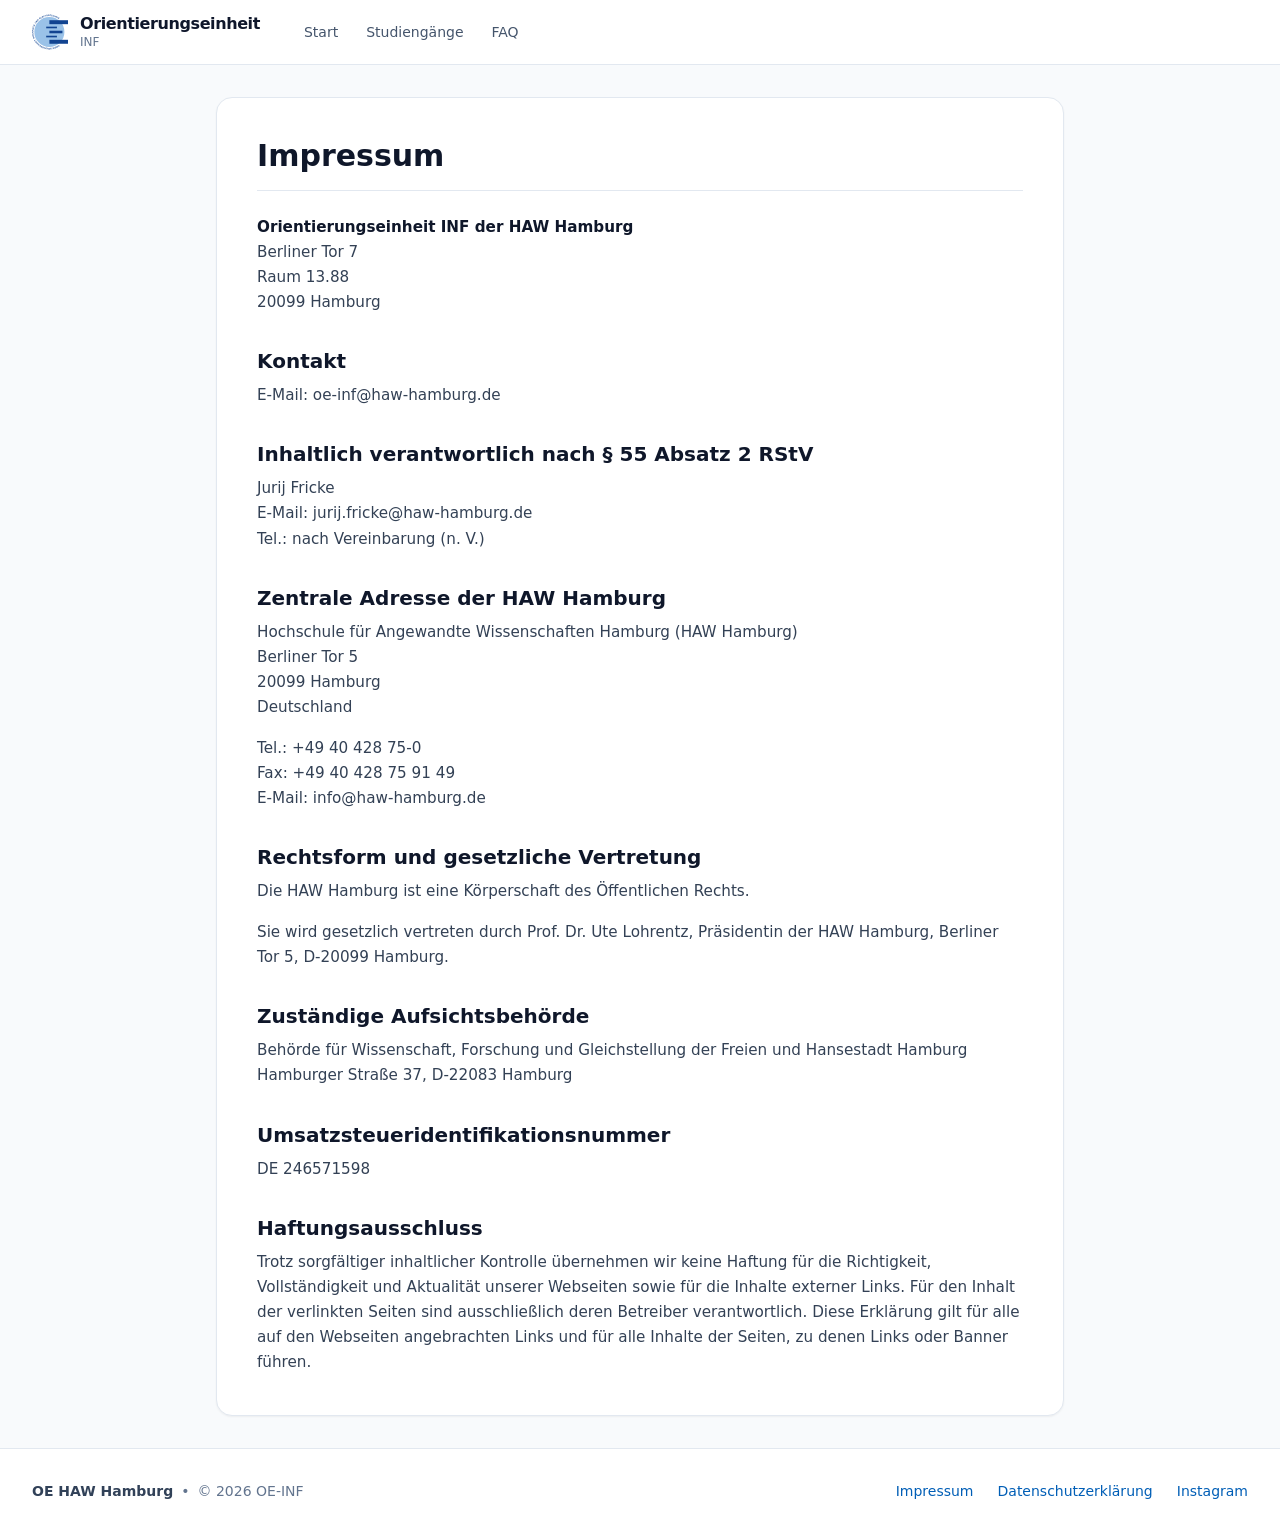
<file: impressum/index.html>
<!DOCTYPE html><html class="scroll-smooth" lang="de"><head><meta charset="UTF-8"><meta content="width=device-width, initial-scale=1.0" name="viewport"><title>Impressum - Orientierungseinheit INF</title><link href="/favicon.ico" rel="icon" type="image/x-icon"><link rel="stylesheet" href="/_astro/Layout.CvoGTXN9.css"><style>.prose-content{line-height:1.65}.prose-content p:last-child{margin-bottom:0}.prose-content a{color:var(--color-primary-600,#005eb6);transition:color .15s,text-decoration-color .15s}.prose-content a:hover{color:var(--color-primary-800,#003ca0)}.prose-content strong,.prose-content b{color:#0f172a;font-weight:600}.prose-content ul,.prose-content ol{padding-left:1.25rem}.prose-content ul{list-style-type:disc}.prose-content ol{list-style-type:decimal}.prose-content li{margin-bottom:.25rem}.legal-content h1{color:#0f172a;border-bottom:1px solid #e2e8f0;margin-bottom:1.5rem;padding-bottom:1rem;font-size:1.875rem;font-weight:700;line-height:2.25rem}.legal-content h2{color:#0f172a;margin-top:2rem;margin-bottom:.5rem;font-size:1.25rem;font-weight:600;line-height:1.75rem}.legal-content h3{color:#1e293b;margin-top:1.25rem;margin-bottom:.35rem;font-size:1.05rem;font-weight:600;line-height:1.5rem}.legal-content p{color:#334155;margin-bottom:1rem;font-size:.95rem}.legal-content a{text-decoration:none}.legal-content a:hover{color:var(--color-primary-700,#00479b);text-decoration:underline}.legal-content ul,.legal-content ol{color:#334155;margin-bottom:1rem;font-size:.95rem}
</style></head><body class="selection:bg-primary-200 selection:text-primary-900 flex min-h-screen flex-col bg-slate-50 text-slate-800 antialiased"><header class="sticky top-0 z-40 w-full border-b border-slate-200 bg-white backdrop-blur-md"><div class="mx-auto max-w-7xl px-4 sm:px-6 lg:px-8"><div class="flex h-16 items-center"><a class="group flex items-center gap-3 focus:outline-hidden justify-start" href="/"><svg viewBox="0 0 354.88 343.11" class="h-9 w-9"><defs><style>.cls-1{fill:#124491;}.cls-2{fill:#9ac2e8;}</style></defs><g id="Layer_2" data-name="Layer 2"><g id="Layer_1-2" data-name="Layer 1"><path class="cls-1" d="M261.5,304.69a7.93,7.93,0,0,1,2.83-1.22,7.51,7.51,0,0,1,5.63,1,7.17,7.17,0,0,1,2.14,2.11,7.27,7.27,0,0,1,1.15,2.77,7.45,7.45,0,0,1,0,2.9,7.64,7.64,0,0,1-1.14,2.7,8.12,8.12,0,0,1-2.2,2.17,8,8,0,0,1-2.81,1.2,7.42,7.42,0,0,1-2.93,0,7.55,7.55,0,0,1-6-6,7.21,7.21,0,0,1,0-2.89,7.29,7.29,0,0,1,1.14-2.7A7.8,7.8,0,0,1,261.5,304.69Zm1.55,2.29a4.38,4.38,0,0,0-1.3,1.31,4.55,4.55,0,0,0-.62,3.44,5.16,5.16,0,0,0,2.1,3.12,4.63,4.63,0,0,0,1.64.69,4.58,4.58,0,0,0,1.77,0,4.77,4.77,0,0,0,3-2,4.57,4.57,0,0,0,.66-1.64,4.64,4.64,0,0,0,0-1.78,4.82,4.82,0,0,0-.74-1.74,5.15,5.15,0,0,0-1.36-1.39,4.57,4.57,0,0,0-1.66-.7,4.39,4.39,0,0,0-1.77,0A4.55,4.55,0,0,0,263.05,307Z" transform="translate(-3.1 -2.96)" /><path class="cls-1" d="M252.65,310.61l6.81,12.86-6.26,3.32a5.82,5.82,0,0,1-2.6.73,4.28,4.28,0,0,1-4-2.36,4.14,4.14,0,0,1-.46-2.52,4.59,4.59,0,0,1,1.08-2.37l-5.67-3.8,3-1.58,5.13,3.59,2.9-1.54L250,312Zm1.1,8.52-3.38,1.79a2.39,2.39,0,0,0-1.19,1.25,2,2,0,0,0,1.33,2.51,2.36,2.36,0,0,0,1.7-.28l3.38-1.79Z" transform="translate(-3.1 -2.96)" /><path class="cls-1" d="M239.16,317.44l5.9,13.31L242.3,332l-5.9-13.31Z" transform="translate(-3.1 -2.96)" /><path class="cls-1" d="M233.13,320.13l5,13.68-10.51,3.83-.9-2.46,7.68-2.8-1.14-3.13-5.06,1.85-.87-2.36,5.06-1.85-1.19-3.27-7.75,2.84-.9-2.46Z" transform="translate(-3.1 -2.96)" /><path class="cls-1" d="M219.6,324.94l3.61,14.1-2.78.71-9.33-7.31,2.34,9.1-2.76.71-3.62-14.1,2.58-.66,9.61,7.58-2.41-9.43Z" transform="translate(-3.1 -2.96)" /><path class="cls-1" d="M199.63,329.41l1.79,11.76,4.85-.74.4,2.63L194,345l-.41-2.63,4.84-.73-1.8-11.77Z" transform="translate(-3.1 -2.96)" /><path class="cls-1" d="M189.17,330.75l1.23,14.5-3,.26L186.17,331Z" transform="translate(-3.1 -2.96)" /><path class="cls-1" d="M182.55,331.31l.26,14.56-11.19.19-.05-2.62,8.18-.14-.06-3.33-5.39.1,0-2.52,5.38-.09-.06-3.48-8.25.15-.05-2.62Z" transform="translate(-3.1 -2.96)" /><path class="cls-1" d="M168.22,331.41l-1.09,14.52-7.07-.53a5.63,5.63,0,0,1-2.58-.77,4.3,4.3,0,0,1-1.65-1.71,4.35,4.35,0,0,1-.45-2.4,4.09,4.09,0,0,1,1-2.38,4.58,4.58,0,0,1,2.17-1.43l-2.76-6.23,3.36.25,2.42,5.77,3.28.25.41-5.56Zm-3.61,7.81-3.82-.29a2.36,2.36,0,0,0-1.66.42,1.75,1.75,0,0,0-.72,1.36,1.81,1.81,0,0,0,.5,1.48,2.37,2.37,0,0,0,1.59.66l3.82.29Z" transform="translate(-3.1 -2.96)" /><path class="cls-1" d="M147.11,328.85a7,7,0,0,1,3.22,1.37,5.37,5.37,0,0,1,1.81,2.61,7.21,7.21,0,0,1,.17,3.55l-1.43,8.13-2.95-.52,1.43-8.13a4.41,4.41,0,0,0-.07-2,3,3,0,0,0-1-1.48,3.4,3.4,0,0,0-1.69-.75,3.48,3.48,0,0,0-1.89.12,3,3,0,0,0-1.39,1.06,4.47,4.47,0,0,0-.75,1.89l-1.43,8.13-3-.52,1.43-8.14a7.17,7.17,0,0,1,1.38-3.25,5.44,5.44,0,0,1,2.59-1.84A6.92,6.92,0,0,1,147.11,328.85Z" transform="translate(-3.1 -2.96)" /><path class="cls-1" d="M137.47,327.19l-4,14-2.76-.79-4.35-11-2.59,9-2.74-.78,4-14,2.56.73,4.46,11.41,2.68-9.36Z" transform="translate(-3.1 -2.96)" /><path class="cls-1" d="M115.12,319.58a7.74,7.74,0,0,1,4.25,4.08,7.34,7.34,0,0,1,.63,2.84,7.45,7.45,0,0,1-.58,2.94,7.11,7.11,0,0,1-1.66,2.5,7.41,7.41,0,0,1-2.41,1.6,7.29,7.29,0,0,1-2.86.56,7.68,7.68,0,0,1-3-.61,8.35,8.35,0,0,1-2.88-1.95,7,7,0,0,1-1.69-2.86l2.67-1a4.94,4.94,0,0,0,3,3.24,4.59,4.59,0,0,0,1.83.36,4.49,4.49,0,0,0,1.71-.38,4.68,4.68,0,0,0,1.45-1,5.18,5.18,0,0,0,1-1.63,5,5,0,0,0,.38-1.88,4.36,4.36,0,0,0-.34-1.77,4.67,4.67,0,0,0-2.58-2.53,4.42,4.42,0,0,0-1.86-.33,4,4,0,0,0-1.71.47,3.6,3.6,0,0,0-1.29,1.16l4,1.63-1,2.42-7-2.85.35-.84a7.82,7.82,0,0,1,1.64-2.56,7.14,7.14,0,0,1,2.31-1.61,7,7,0,0,1,2.73-.59A7.46,7.46,0,0,1,115.12,319.58Z" transform="translate(-3.1 -2.96)" /><path class="cls-1" d="M101.12,313a9.25,9.25,0,0,1,2.72,2.2,9.81,9.81,0,0,1,1.77,3l-2.55,1.12a9.11,9.11,0,0,0-1.39-2.59,6.13,6.13,0,0,0-2-1.62,5,5,0,0,0-1.5-.55,2.29,2.29,0,0,0-1.21.08,1.46,1.46,0,0,0-.78.69,1.39,1.39,0,0,0-.07,1.28,4.24,4.24,0,0,0,1.34,1.42l2.32,1.8a5.17,5.17,0,0,1,1.88,2.5,3.48,3.48,0,0,1-.34,2.72,3.93,3.93,0,0,1-1.73,1.74,4.45,4.45,0,0,1-2.46.4,7.83,7.83,0,0,1-2.94-1,10,10,0,0,1-2.57-2,8.52,8.52,0,0,1-1.78-2.65l2.47-1.2a7.6,7.6,0,0,0,3.24,3.7,4.59,4.59,0,0,0,1.35.48,2.22,2.22,0,0,0,1.08-.07,1.24,1.24,0,0,0,.68-.59,1.2,1.2,0,0,0,.07-1.17,4.12,4.12,0,0,0-1.14-1.24l-2.22-1.68a6.11,6.11,0,0,1-2.24-2.76,3.55,3.55,0,0,1,.31-2.91,4.08,4.08,0,0,1,1.82-1.81A5,5,0,0,1,98,312,8.43,8.43,0,0,1,101.12,313Z" transform="translate(-3.1 -2.96)" /><path class="cls-1" d="M93.24,308.9l-8,12.18L75.9,315l1.44-2.19,6.84,4.47L86,314.45l-4.51-2.95,1.38-2.11,4.51,2.95,1.9-2.9-6.91-4.53,1.44-2.19Z" transform="translate(-3.1 -2.96)" /><path class="cls-1" d="M81.35,300.81l-8.77,11.63-2.41-1.82L78.94,299Z" transform="translate(-3.1 -2.96)" /><path class="cls-1" d="M76.05,296.88l-9.6,10.94-2.16-1.89.77-11.83-6.2,7.07-2.14-1.88,9.6-10.94,2,1.75-.83,12.22L73.9,295Z" transform="translate(-3.1 -2.96)" /><path class="cls-1" d="M63.78,285.87,53.1,295.76l-2.05-2.21,4.29-4-4.55-4.92-4.29,4-2-2.22,10.68-9.89,2,2.21-4.36,4,4.55,4.92,4.36-4Z" transform="translate(-3.1 -2.96)" /><path class="cls-1" d="M52.87,273.77l-11.59,8.81-6.77-8.91,2.09-1.59,4.94,6.51,2.65-2-3.26-4.29,2-1.52,3.25,4.28L49,273l-5-6.57,2.09-1.59Z" transform="translate(-3.1 -2.96)" /><path class="cls-1" d="M44.37,262.17l-12.15,8-1.66-2.52,12.15-8Z" transform="translate(-3.1 -2.96)" /><path class="cls-1" d="M38.75,253.19,28.4,259.06l2.42,4.27-2.31,1.32L22.19,253.5l2.31-1.31,2.41,4.25,10.35-5.87Z" transform="translate(-3.1 -2.96)" /><path class="cls-1" d="M29.52,234.5,16,239.93l-1.13-2.8,13.51-5.43Z" transform="translate(-3.1 -2.96)" /><path class="cls-1" d="M27,228.39l-13.87,4.42-.87-2.73L19,220.35l-9,2.85-.87-2.72,13.88-4.41.8,2.53-7,10,9.28-2.95Z" transform="translate(-3.1 -2.96)" /><path class="cls-1" d="M22.23,212.6,8,215.63l-2.33-11,2.56-.55,1.71,8,3.36-.72-1.14-5.35,2.46-.52,1.14,5.35,5.86-1.25Z" transform="translate(-3.1 -2.96)" /><path class="cls-1" d="M18.92,192.45a8,8,0,0,1-.23,3.07,7.51,7.51,0,0,1-1.31,2.62,7.67,7.67,0,0,1-2.19,1.9,7.24,7.24,0,0,1-2.86.92,7.26,7.26,0,0,1-3-.25,7.75,7.75,0,0,1-2.57-1.36,7.56,7.56,0,0,1-1.86-2.26,7.87,7.87,0,0,1,.63-8.62,7.35,7.35,0,0,1,5.05-2.8,7.38,7.38,0,0,1,5.55,1.6A7.62,7.62,0,0,1,18,189.53,7.92,7.92,0,0,1,18.92,192.45Zm-2.75.31A4.51,4.51,0,0,0,15.6,191a4.74,4.74,0,0,0-1.15-1.33,4.59,4.59,0,0,0-1.61-.8,4.83,4.83,0,0,0-1.9-.14,5,5,0,0,0-1.84.56,4.61,4.61,0,0,0-1.37,1.14A4.89,4.89,0,0,0,6.9,192a4.44,4.44,0,0,0-.16,1.82,4.77,4.77,0,0,0,.57,1.79,4.55,4.55,0,0,0,1.16,1.34,4.61,4.61,0,0,0,1.59.81,4.89,4.89,0,0,0,1.88.14,5.06,5.06,0,0,0,1.86-.57,4.7,4.7,0,0,0,1.39-1.14,4.62,4.62,0,0,0,.82-1.57A4.57,4.57,0,0,0,16.17,192.76Z" transform="translate(-3.1 -2.96)" /><path class="cls-1" d="M17.78,181.85l-14.56.23L3.1,175a6,6,0,0,1,.53-2.64,4.27,4.27,0,0,1,3.91-2.46,4,4,0,0,1,2.45.73,4.49,4.49,0,0,1,1.63,2l6-3.32.05,3.37-5.53,2.94.06,3.28,5.57-.09ZM9.68,179l-.06-3.82a2.39,2.39,0,0,0-.57-1.63,1.8,1.8,0,0,0-1.42-.59,1.82,1.82,0,0,0-1.43.64,2.39,2.39,0,0,0-.51,1.64L5.75,179Z" transform="translate(-3.1 -2.96)" /><path class="cls-1" d="M17.67,166.77,3.18,165.34l.38-3.87,8.22-3.19-7.43-4.74.37-3.83,14.49,1.43L18.94,154l-10.67-1,9.13,6L7.24,162.94,17.94,164Z" transform="translate(-3.1 -2.96)" /><path class="cls-1" d="M19.55,149l-13-8.91.74-3.41,15.47-2.73-.68,3.2-4,.64-1.26,5.9,3.41,2.24Zm-4.93-6.74.87-4.08-5.68.89Z" transform="translate(-3.1 -2.96)" /><path class="cls-1" d="M23.89,130.63,12.5,127.2l-1.41,4.7-2.55-.77,3.69-12.27,2.55.77-1.41,4.68,11.39,3.43Z" transform="translate(-3.1 -2.96)" /><path class="cls-1" d="M27.18,120.61l-13.63-5.13,1.06-2.82,13.63,5.13Z" transform="translate(-3.1 -2.96)" /><path class="cls-1" d="M29.48,114.41l-13.23-6.08,1.26-2.74,5.92,2.72L20.17,99.8l1.54-3.34,3.34,9.32,10-3.54-1.69,3.67-8.79,2.94,6.14,2.82Z" transform="translate(-3.1 -2.96)" /><path class="cls-1" d="M44.94,86.47a7,7,0,0,1-2.58,2.37,5.35,5.35,0,0,1-3.12.58,7.25,7.25,0,0,1-3.3-1.3l-6.83-4.65L30.8,81l6.82,4.64a4.33,4.33,0,0,0,1.89.77,3,3,0,0,0,1.74-.28,3.51,3.51,0,0,0,1.38-1.23,3.57,3.57,0,0,0,.67-1.78,3,3,0,0,0-.41-1.69A4.43,4.43,0,0,0,41.48,80l-6.82-4.65,1.69-2.49,6.83,4.64a7.16,7.16,0,0,1,2.4,2.59,5.59,5.59,0,0,1,.62,3.13A7,7,0,0,1,44.94,86.47Z" transform="translate(-3.1 -2.96)" /><path class="cls-1" d="M50.42,78.34,39.29,69l1.85-2.2L53,67.3l-7.19-6.06,1.84-2.17,11.13,9.38-1.72,2-12.22-.6,7.44,6.27Z" transform="translate(-3.1 -2.96)" /><path class="cls-1" d="M61.19,65.87,51.09,55.38l4-3.88a8.17,8.17,0,0,1,2.58-1.71,7.81,7.81,0,0,1,2.83-.57,7.43,7.43,0,0,1,2.78.54,7.06,7.06,0,0,1,4.4,6.91,7.79,7.79,0,0,1-.69,2.8A8,8,0,0,1,65.22,62Zm.31-4,1.83-1.76a4.6,4.6,0,0,0,1.06-1.52,4.73,4.73,0,0,0,.39-1.73,4.18,4.18,0,0,0-.3-1.71,4.53,4.53,0,0,0-1-1.54A4.79,4.79,0,0,0,62,52.52a4.58,4.58,0,0,0-5,.92l-1.85,1.78Z" transform="translate(-3.1 -2.96)" /><path class="cls-1" d="M81.17,48.3l-8.26-12L82.12,30l1.49,2.16-6.73,4.64,1.89,2.74,4.43-3.06,1.43,2.08-4.43,3,2,2.86L89,39.75l1.48,2.15Z" transform="translate(-3.1 -2.96)" /><path class="cls-1" d="M93.09,40.29,86,27.6l2.63-1.48,5.84,10.37,6.94-3.91,1.3,2.32Z" transform="translate(-3.1 -2.96)" /><path class="cls-1" d="M105.34,33.56l-6-13.28,10.21-4.58,1.08,2.39-7.46,3.35,1.36,3,4.92-2.21,1,2.3-4.91,2.21L107,29.94l7.53-3.39,1.08,2.39Z" transform="translate(-3.1 -2.96)" /><path class="cls-1" d="M118.51,27.8,113.84,14l2.86-1,2.09,6.17L122.73,11l3.48-1.18-4.47,8.83,9.46,4.86-3.82,1.29-8.18-4.37,2.17,6.41Z" transform="translate(-3.1 -2.96)" /><path class="cls-1" d="M136.88,22.17l-2.73-11.58-4.78,1.13-.61-2.59,12.47-2.94.62,2.59L137.09,9.9l2.73,11.58Z" transform="translate(-3.1 -2.96)" /><path class="cls-1" d="M147.15,19.91l-2-14.42,7-1a5.89,5.89,0,0,1,2.68.21,4.27,4.27,0,0,1,2,1.34,4.33,4.33,0,0,1,1,2.24,4.1,4.1,0,0,1-.43,2.52,4.59,4.59,0,0,1-1.82,1.86l4,5.52-3.34.46-3.58-5.14-3.26.45.76,5.52Zm1.9-8.38,3.79-.52a2.44,2.44,0,0,0,1.54-.76,1.8,1.8,0,0,0,.42-1.49A1.86,1.86,0,0,0,154,7.42a2.4,2.4,0,0,0-1.69-.31l-3.79.52Z" transform="translate(-3.1 -2.96)" /><path class="cls-1" d="M169.26,18a7.83,7.83,0,0,1-3-.47A7.54,7.54,0,0,1,163.71,16,7.79,7.79,0,0,1,162,13.64a7.56,7.56,0,0,1-.19-5.88,7.61,7.61,0,0,1,1.57-2.45,7.42,7.42,0,0,1,2.4-1.68,8.2,8.2,0,0,1,6-.19A7.5,7.5,0,0,1,174.3,5,7.37,7.37,0,0,1,176,7.3a7.48,7.48,0,0,1-1.36,8.32,7.53,7.53,0,0,1-2.4,1.68A7.87,7.87,0,0,1,169.26,18Zm-.09-2.76a4.49,4.49,0,0,0,1.8-.42,4.77,4.77,0,0,0,1.42-1,4.7,4.7,0,0,0,.93-1.54,4.91,4.91,0,0,0,.29-1.88,4.93,4.93,0,0,0-.41-1.88,4.76,4.76,0,0,0-1-1.46,4.63,4.63,0,0,0-1.49-1,4.49,4.49,0,0,0-1.8-.3,4.56,4.56,0,0,0-3.26,1.47,4.67,4.67,0,0,0-.93,1.51,5,5,0,0,0-.29,1.87,4.94,4.94,0,0,0,.42,1.9,4.57,4.57,0,0,0,4.35,2.73Z" transform="translate(-3.1 -2.96)" /><path class="cls-1" d="M183,17.89,183.76,6l-4.9-.31L179,3l12.79.82-.17,2.66-4.88-.31L186,18.08Z" transform="translate(-3.1 -2.96)" /><path class="cls-1" d="M193.51,18.73l2.26-14.39,11,1.74-.4,2.59L198.34,7.4l-.51,3.29,5.32.83L202.76,14l-5.32-.84-.54,3.43,8.16,1.29-.41,2.58Z" transform="translate(-3.1 -2.96)" /><path class="cls-1" d="M213.75,22.87a8.23,8.23,0,0,1-2.81-1.3,7.71,7.71,0,0,1-2-2.15,7.4,7.4,0,0,1-1-2.71,7.28,7.28,0,0,1,.15-3A7.47,7.47,0,0,1,209.37,11a7.55,7.55,0,0,1,2.19-1.91,7.71,7.71,0,0,1,2.78-.95,7.88,7.88,0,0,1,3.08.19,8,8,0,0,1,2.18.89,8.3,8.3,0,0,1,1.79,1.42,6.45,6.45,0,0,1,1.25,1.81l-2.46,1.44a5,5,0,0,0-1.4-1.86,5,5,0,0,0-2-1,4.7,4.7,0,0,0-1.86-.1,4.56,4.56,0,0,0-3,1.81,5.06,5.06,0,0,0-.91,3.65,4.87,4.87,0,0,0,.6,1.69,4.51,4.51,0,0,0,1.21,1.33,4.81,4.81,0,0,0,1.76.8,5,5,0,0,0,2.2.07,5.22,5.22,0,0,0,2-.91l1.41,2.38a7.19,7.19,0,0,1-1.93,1,8.28,8.28,0,0,1-2.23.39A8.66,8.66,0,0,1,213.75,22.87Z" transform="translate(-3.1 -2.96)" /><path class="cls-1" d="M222.16,25l5-13.68,2.83,1-2,5.49,6.29,2.3,2-5.49,2.83,1-5,13.68-2.83-1,2-5.59L227,20.4,225,26Z" transform="translate(-3.1 -2.96)" /><path class="cls-1" d="M237.39,30.72l6.41-13.08,2.57,1.27,2.35,11.61,4.13-8.44,2.56,1.26L249,36.41l-2.39-1.17-2.38-12L240,32Z" transform="translate(-3.1 -2.96)" /><path class="cls-1" d="M252.07,38.27l7.36-12.57,2.6,1.53-7.35,12.56Z" transform="translate(-3.1 -2.96)" /><path class="cls-1" d="M257.79,41.58l8.22-12,2.49,1.71-3.68,5.37,8.93-1.78,3,2.08L267,38.66l1.8,10.48-3.33-2.27-1.42-9.17-3.81,5.58Z" transform="translate(-3.1 -2.96)" /><path class="cls-2" d="M322.43,174.4a148.07,148.07,0,1,1-148-148A148.05,148.05,0,0,1,322.43,174.4Z" transform="translate(-3.1 -2.96)" /><rect class="cls-1" x="171.27" y="158.94" width="128.62" height="25.3" /><rect class="cls-1" x="140.04" y="118.76" width="105.93" height="16.25" /><rect class="cls-1" x="139.77" y="208.17" width="105.93" height="16.25" /><rect class="cls-1" x="171.27" y="248.48" width="183.6" height="39.03" /><rect class="cls-1" x="171.27" y="55.39" width="183.6" height="39.03" /></g></g></svg><div class="flex flex-col"><span class="text-base leading-tight font-bold tracking-tight text-slate-900">Orientierungseinheit</span><span class="text-xs font-medium text-slate-500"> INF </span></div></a><!-- Desktop Navigation --><nav class="hidden items-center gap-1 pl-8 md:flex"><a class="rounded-md px-3 py-2 font-medium text-sm hover:text-primary-700 text-slate-600 hover:bg-slate-50" href="/">Start</a><a class="rounded-md px-3 py-2 font-medium text-sm hover:text-primary-700 text-slate-600 hover:bg-slate-50" href="/studiengang">Studiengänge</a><a class="rounded-md px-3 py-2 font-medium text-sm hover:text-primary-700 text-slate-600 hover:bg-slate-50" href="/faq">FAQ</a></nav><div class="flex grow items-center justify-end gap-2"><!-- Mobile Menu Toggle Button --><button aria-controls="mobile-menu" aria-expanded="false" aria-label="Menü öffnen" class="group inline-flex h-10 w-10 items-center justify-center rounded-lg text-slate-600 hover:bg-slate-100 focus:outline-hidden md:hidden" id="mobile-menu-btn" type="button"><span class="sr-only">Menü umschalten</span><span class="relative h-6 w-6"><svg fill="none" stroke="currentColor" viewBox="0 0 24 24" stroke-width="2" stroke-linecap="round" stroke-linejoin="round" class="absolute inset-0 h-6 w-6 transition-all duration-300 ease-in-out group-aria-expanded:scale-0 group-aria-expanded:rotate-90 group-aria-expanded:opacity-0">
  <path d="M4 6h16M4 12h16M4 18h16"></path>
</svg><svg fill="none" stroke="currentColor" viewBox="0 0 24 24" stroke-width="2" stroke-linecap="round" stroke-linejoin="round" class="absolute inset-0 h-6 w-6 scale-0 -rotate-90 opacity-0 transition-all duration-300 ease-in-out group-aria-expanded:scale-100 group-aria-expanded:rotate-0 group-aria-expanded:opacity-100">
  <path d="M18 6L6 18M6 6l12 12"></path>
</svg></span></button></div></div></div><div aria-hidden="true" class="group/menu grid grid-rows-[0fr] transition-[grid-template-rows] duration-300 ease-in-out data-[open=true]:grid-rows-[1fr] md:hidden" data-open="false" id="mobile-menu" inert><div class="overflow-hidden border-t border-slate-200 bg-white"><div class="-translate-y-1 space-y-1 px-4 pt-2 pb-4 opacity-0 transition-all duration-300 ease-out group-data-[open=true]/menu:translate-y-0 group-data-[open=true]/menu:opacity-100"><a class="rounded-md px-3 py-2 font-medium block text-base hover:text-primary-700 text-slate-600 hover:bg-slate-50" href="/">Start</a><a class="rounded-md px-3 py-2 font-medium block text-base hover:text-primary-700 text-slate-600 hover:bg-slate-50" href="/studiengang">Studiengänge</a><a class="rounded-md px-3 py-2 font-medium block text-base hover:text-primary-700 text-slate-600 hover:bg-slate-50" href="/faq">FAQ</a></div></div></div></header><script type="module">function e(){let e=document.querySelector(`#mobile-menu-btn`),t=document.querySelector(`#mobile-menu`);if(!e||!t||e.dataset.menuInitialized===`true`)return;e.dataset.menuInitialized=`true`;let n=n=>{e.setAttribute(`aria-expanded`,n?`true`:`false`),e.setAttribute(`aria-label`,n?`Menü schließen`:`Menü öffnen`),t.setAttribute(`data-open`,n?`true`:`false`),t.setAttribute(`aria-hidden`,n?`false`:`true`),n?t.removeAttribute(`inert`):t.setAttribute(`inert`,``)};e.addEventListener(`click`,()=>{let t=e.getAttribute(`aria-expanded`)===`true`;n(!t)})}e(),document.addEventListener(`astro:after-swap`,e);</script><main class="flex flex-1 flex-col"><div class="mx-auto w-full max-w-4xl space-y-8 px-4 py-8 sm:px-6"><article class="rounded-2xl p-6 sm:p-10 bg-white border border-slate-200 shadow-xs text-slate-900 prose-content legal-content"><h1>Impressum</h1><p><strong>Orientierungseinheit INF der HAW Hamburg</strong><br>Berliner Tor 7<br>Raum 13.88<br>20099 Hamburg</p><h2>Kontakt</h2><p>E-Mail: oe-inf@haw-hamburg.de</p><h2>Inhaltlich verantwortlich nach § 55 Absatz 2 RStV</h2><p>Jurij Fricke<br>E-Mail: jurij.fricke@haw-hamburg.de<br>Tel.: nach Vereinbarung (n. V.)</p><h2>Zentrale Adresse der HAW Hamburg</h2><p>Hochschule für Angewandte Wissenschaften Hamburg (HAW Hamburg)<br>Berliner Tor 5<br>20099 Hamburg<br>Deutschland</p><p>Tel.: +49 40 428 75-0<br>Fax: +49 40 428 75 91 49<br>E-Mail: info@haw-hamburg.de</p><h2>Rechtsform und gesetzliche Vertretung</h2><p>Die HAW Hamburg ist eine Körperschaft des Öffentlichen Rechts.</p><p>Sie wird gesetzlich vertreten durch Prof. Dr. Ute Lohrentz, Präsidentin der HAW Hamburg, Berliner Tor 5, D-20099 Hamburg.</p><h2>Zuständige Aufsichtsbehörde</h2><p>Behörde für Wissenschaft, Forschung und Gleichstellung der Freien und Hansestadt Hamburg<br>Hamburger Straße 37, D-22083 Hamburg</p><h2>Umsatzsteueridentifikationsnummer</h2><p>DE 246571598</p><h2>Haftungsausschluss</h2><p>Trotz sorgfältiger inhaltlicher Kontrolle übernehmen wir keine Haftung für die Richtigkeit, Vollständigkeit und Aktualität unserer Webseiten sowie für die Inhalte externer Links. Für den Inhalt der verlinkten Seiten sind ausschließlich deren Betreiber verantwortlich. Diese Erklärung gilt für alle auf den Webseiten angebrachten Links und für alle Inhalte der Seiten, zu denen Links oder Banner führen.</p></article></div></main><footer class="mt-auto border-t border-slate-200 bg-white py-8"><div class="mx-auto max-w-7xl px-4 sm:px-6 lg:px-8"><div class="flex flex-col items-center justify-between gap-4 text-sm text-slate-500 md:flex-row"><div class="flex flex-wrap items-center gap-2 text-center md:text-left"><span class="font-semibold text-slate-700">OE HAW Hamburg</span><span>&bull;</span><span>&copy; 2026 OE-INF</span></div><nav class="flex flex-wrap items-center justify-center gap-6"><a class="hover:text-primary-700" href="/impressum">
          Impressum
        </a><a class="hover:text-primary-700" href="/datenschutz">
          Datenschutzerklärung
        </a><a class="hover:text-primary-700" href="https://www.instagram.com/oe_emi_inf" rel="noopener noreferrer" target="_blank">
          Instagram
        </a></nav></div></div></footer></body></html>
</file>
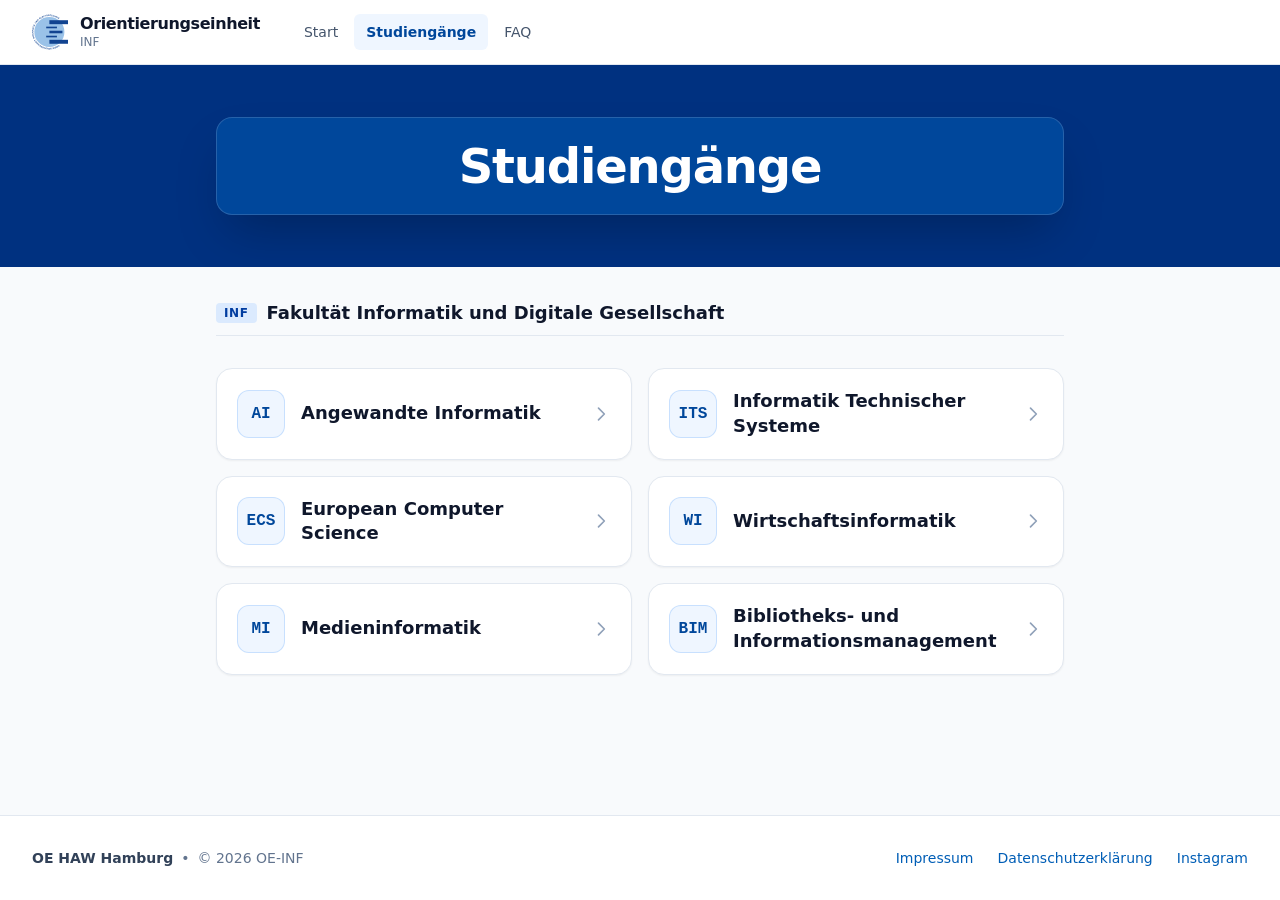
<file: studiengang/index.html>
<!DOCTYPE html><html class="scroll-smooth" lang="de"><head><meta charset="UTF-8"><meta content="width=device-width, initial-scale=1.0" name="viewport"><title>Studiengänge - Orientierungseinheit INF</title><link href="/favicon.ico" rel="icon" type="image/x-icon"><link rel="stylesheet" href="/_astro/Layout.CvoGTXN9.css"></head><body class="selection:bg-primary-200 selection:text-primary-900 flex min-h-screen flex-col bg-slate-50 text-slate-800 antialiased"><header class="sticky top-0 z-40 w-full border-b border-slate-200 bg-white backdrop-blur-md"><div class="mx-auto max-w-7xl px-4 sm:px-6 lg:px-8"><div class="flex h-16 items-center"><a class="group flex items-center gap-3 focus:outline-hidden justify-start" href="/"><svg viewBox="0 0 354.88 343.11" class="h-9 w-9"><defs><style>.cls-1{fill:#124491;}.cls-2{fill:#9ac2e8;}</style></defs><g id="Layer_2" data-name="Layer 2"><g id="Layer_1-2" data-name="Layer 1"><path class="cls-1" d="M261.5,304.69a7.93,7.93,0,0,1,2.83-1.22,7.51,7.51,0,0,1,5.63,1,7.17,7.17,0,0,1,2.14,2.11,7.27,7.27,0,0,1,1.15,2.77,7.45,7.45,0,0,1,0,2.9,7.64,7.64,0,0,1-1.14,2.7,8.12,8.12,0,0,1-2.2,2.17,8,8,0,0,1-2.81,1.2,7.42,7.42,0,0,1-2.93,0,7.55,7.55,0,0,1-6-6,7.21,7.21,0,0,1,0-2.89,7.29,7.29,0,0,1,1.14-2.7A7.8,7.8,0,0,1,261.5,304.69Zm1.55,2.29a4.38,4.38,0,0,0-1.3,1.31,4.55,4.55,0,0,0-.62,3.44,5.16,5.16,0,0,0,2.1,3.12,4.63,4.63,0,0,0,1.64.69,4.58,4.58,0,0,0,1.77,0,4.77,4.77,0,0,0,3-2,4.57,4.57,0,0,0,.66-1.64,4.64,4.64,0,0,0,0-1.78,4.82,4.82,0,0,0-.74-1.74,5.15,5.15,0,0,0-1.36-1.39,4.57,4.57,0,0,0-1.66-.7,4.39,4.39,0,0,0-1.77,0A4.55,4.55,0,0,0,263.05,307Z" transform="translate(-3.1 -2.96)" /><path class="cls-1" d="M252.65,310.61l6.81,12.86-6.26,3.32a5.82,5.82,0,0,1-2.6.73,4.28,4.28,0,0,1-4-2.36,4.14,4.14,0,0,1-.46-2.52,4.59,4.59,0,0,1,1.08-2.37l-5.67-3.8,3-1.58,5.13,3.59,2.9-1.54L250,312Zm1.1,8.52-3.38,1.79a2.39,2.39,0,0,0-1.19,1.25,2,2,0,0,0,1.33,2.51,2.36,2.36,0,0,0,1.7-.28l3.38-1.79Z" transform="translate(-3.1 -2.96)" /><path class="cls-1" d="M239.16,317.44l5.9,13.31L242.3,332l-5.9-13.31Z" transform="translate(-3.1 -2.96)" /><path class="cls-1" d="M233.13,320.13l5,13.68-10.51,3.83-.9-2.46,7.68-2.8-1.14-3.13-5.06,1.85-.87-2.36,5.06-1.85-1.19-3.27-7.75,2.84-.9-2.46Z" transform="translate(-3.1 -2.96)" /><path class="cls-1" d="M219.6,324.94l3.61,14.1-2.78.71-9.33-7.31,2.34,9.1-2.76.71-3.62-14.1,2.58-.66,9.61,7.58-2.41-9.43Z" transform="translate(-3.1 -2.96)" /><path class="cls-1" d="M199.63,329.41l1.79,11.76,4.85-.74.4,2.63L194,345l-.41-2.63,4.84-.73-1.8-11.77Z" transform="translate(-3.1 -2.96)" /><path class="cls-1" d="M189.17,330.75l1.23,14.5-3,.26L186.17,331Z" transform="translate(-3.1 -2.96)" /><path class="cls-1" d="M182.55,331.31l.26,14.56-11.19.19-.05-2.62,8.18-.14-.06-3.33-5.39.1,0-2.52,5.38-.09-.06-3.48-8.25.15-.05-2.62Z" transform="translate(-3.1 -2.96)" /><path class="cls-1" d="M168.22,331.41l-1.09,14.52-7.07-.53a5.63,5.63,0,0,1-2.58-.77,4.3,4.3,0,0,1-1.65-1.71,4.35,4.35,0,0,1-.45-2.4,4.09,4.09,0,0,1,1-2.38,4.58,4.58,0,0,1,2.17-1.43l-2.76-6.23,3.36.25,2.42,5.77,3.28.25.41-5.56Zm-3.61,7.81-3.82-.29a2.36,2.36,0,0,0-1.66.42,1.75,1.75,0,0,0-.72,1.36,1.81,1.81,0,0,0,.5,1.48,2.37,2.37,0,0,0,1.59.66l3.82.29Z" transform="translate(-3.1 -2.96)" /><path class="cls-1" d="M147.11,328.85a7,7,0,0,1,3.22,1.37,5.37,5.37,0,0,1,1.81,2.61,7.21,7.21,0,0,1,.17,3.55l-1.43,8.13-2.95-.52,1.43-8.13a4.41,4.41,0,0,0-.07-2,3,3,0,0,0-1-1.48,3.4,3.4,0,0,0-1.69-.75,3.48,3.48,0,0,0-1.89.12,3,3,0,0,0-1.39,1.06,4.47,4.47,0,0,0-.75,1.89l-1.43,8.13-3-.52,1.43-8.14a7.17,7.17,0,0,1,1.38-3.25,5.44,5.44,0,0,1,2.59-1.84A6.92,6.92,0,0,1,147.11,328.85Z" transform="translate(-3.1 -2.96)" /><path class="cls-1" d="M137.47,327.19l-4,14-2.76-.79-4.35-11-2.59,9-2.74-.78,4-14,2.56.73,4.46,11.41,2.68-9.36Z" transform="translate(-3.1 -2.96)" /><path class="cls-1" d="M115.12,319.58a7.74,7.74,0,0,1,4.25,4.08,7.34,7.34,0,0,1,.63,2.84,7.45,7.45,0,0,1-.58,2.94,7.11,7.11,0,0,1-1.66,2.5,7.41,7.41,0,0,1-2.41,1.6,7.29,7.29,0,0,1-2.86.56,7.68,7.68,0,0,1-3-.61,8.35,8.35,0,0,1-2.88-1.95,7,7,0,0,1-1.69-2.86l2.67-1a4.94,4.94,0,0,0,3,3.24,4.59,4.59,0,0,0,1.83.36,4.49,4.49,0,0,0,1.71-.38,4.68,4.68,0,0,0,1.45-1,5.18,5.18,0,0,0,1-1.63,5,5,0,0,0,.38-1.88,4.36,4.36,0,0,0-.34-1.77,4.67,4.67,0,0,0-2.58-2.53,4.42,4.42,0,0,0-1.86-.33,4,4,0,0,0-1.71.47,3.6,3.6,0,0,0-1.29,1.16l4,1.63-1,2.42-7-2.85.35-.84a7.82,7.82,0,0,1,1.64-2.56,7.14,7.14,0,0,1,2.31-1.61,7,7,0,0,1,2.73-.59A7.46,7.46,0,0,1,115.12,319.58Z" transform="translate(-3.1 -2.96)" /><path class="cls-1" d="M101.12,313a9.25,9.25,0,0,1,2.72,2.2,9.81,9.81,0,0,1,1.77,3l-2.55,1.12a9.11,9.11,0,0,0-1.39-2.59,6.13,6.13,0,0,0-2-1.62,5,5,0,0,0-1.5-.55,2.29,2.29,0,0,0-1.21.08,1.46,1.46,0,0,0-.78.69,1.39,1.39,0,0,0-.07,1.28,4.24,4.24,0,0,0,1.34,1.42l2.32,1.8a5.17,5.17,0,0,1,1.88,2.5,3.48,3.48,0,0,1-.34,2.72,3.93,3.93,0,0,1-1.73,1.74,4.45,4.45,0,0,1-2.46.4,7.83,7.83,0,0,1-2.94-1,10,10,0,0,1-2.57-2,8.52,8.52,0,0,1-1.78-2.65l2.47-1.2a7.6,7.6,0,0,0,3.24,3.7,4.59,4.59,0,0,0,1.35.48,2.22,2.22,0,0,0,1.08-.07,1.24,1.24,0,0,0,.68-.59,1.2,1.2,0,0,0,.07-1.17,4.12,4.12,0,0,0-1.14-1.24l-2.22-1.68a6.11,6.11,0,0,1-2.24-2.76,3.55,3.55,0,0,1,.31-2.91,4.08,4.08,0,0,1,1.82-1.81A5,5,0,0,1,98,312,8.43,8.43,0,0,1,101.12,313Z" transform="translate(-3.1 -2.96)" /><path class="cls-1" d="M93.24,308.9l-8,12.18L75.9,315l1.44-2.19,6.84,4.47L86,314.45l-4.51-2.95,1.38-2.11,4.51,2.95,1.9-2.9-6.91-4.53,1.44-2.19Z" transform="translate(-3.1 -2.96)" /><path class="cls-1" d="M81.35,300.81l-8.77,11.63-2.41-1.82L78.94,299Z" transform="translate(-3.1 -2.96)" /><path class="cls-1" d="M76.05,296.88l-9.6,10.94-2.16-1.89.77-11.83-6.2,7.07-2.14-1.88,9.6-10.94,2,1.75-.83,12.22L73.9,295Z" transform="translate(-3.1 -2.96)" /><path class="cls-1" d="M63.78,285.87,53.1,295.76l-2.05-2.21,4.29-4-4.55-4.92-4.29,4-2-2.22,10.68-9.89,2,2.21-4.36,4,4.55,4.92,4.36-4Z" transform="translate(-3.1 -2.96)" /><path class="cls-1" d="M52.87,273.77l-11.59,8.81-6.77-8.91,2.09-1.59,4.94,6.51,2.65-2-3.26-4.29,2-1.52,3.25,4.28L49,273l-5-6.57,2.09-1.59Z" transform="translate(-3.1 -2.96)" /><path class="cls-1" d="M44.37,262.17l-12.15,8-1.66-2.52,12.15-8Z" transform="translate(-3.1 -2.96)" /><path class="cls-1" d="M38.75,253.19,28.4,259.06l2.42,4.27-2.31,1.32L22.19,253.5l2.31-1.31,2.41,4.25,10.35-5.87Z" transform="translate(-3.1 -2.96)" /><path class="cls-1" d="M29.52,234.5,16,239.93l-1.13-2.8,13.51-5.43Z" transform="translate(-3.1 -2.96)" /><path class="cls-1" d="M27,228.39l-13.87,4.42-.87-2.73L19,220.35l-9,2.85-.87-2.72,13.88-4.41.8,2.53-7,10,9.28-2.95Z" transform="translate(-3.1 -2.96)" /><path class="cls-1" d="M22.23,212.6,8,215.63l-2.33-11,2.56-.55,1.71,8,3.36-.72-1.14-5.35,2.46-.52,1.14,5.35,5.86-1.25Z" transform="translate(-3.1 -2.96)" /><path class="cls-1" d="M18.92,192.45a8,8,0,0,1-.23,3.07,7.51,7.51,0,0,1-1.31,2.62,7.67,7.67,0,0,1-2.19,1.9,7.24,7.24,0,0,1-2.86.92,7.26,7.26,0,0,1-3-.25,7.75,7.75,0,0,1-2.57-1.36,7.56,7.56,0,0,1-1.86-2.26,7.87,7.87,0,0,1,.63-8.62,7.35,7.35,0,0,1,5.05-2.8,7.38,7.38,0,0,1,5.55,1.6A7.62,7.62,0,0,1,18,189.53,7.92,7.92,0,0,1,18.92,192.45Zm-2.75.31A4.51,4.51,0,0,0,15.6,191a4.74,4.74,0,0,0-1.15-1.33,4.59,4.59,0,0,0-1.61-.8,4.83,4.83,0,0,0-1.9-.14,5,5,0,0,0-1.84.56,4.61,4.61,0,0,0-1.37,1.14A4.89,4.89,0,0,0,6.9,192a4.44,4.44,0,0,0-.16,1.82,4.77,4.77,0,0,0,.57,1.79,4.55,4.55,0,0,0,1.16,1.34,4.61,4.61,0,0,0,1.59.81,4.89,4.89,0,0,0,1.88.14,5.06,5.06,0,0,0,1.86-.57,4.7,4.7,0,0,0,1.39-1.14,4.62,4.62,0,0,0,.82-1.57A4.57,4.57,0,0,0,16.17,192.76Z" transform="translate(-3.1 -2.96)" /><path class="cls-1" d="M17.78,181.85l-14.56.23L3.1,175a6,6,0,0,1,.53-2.64,4.27,4.27,0,0,1,3.91-2.46,4,4,0,0,1,2.45.73,4.49,4.49,0,0,1,1.63,2l6-3.32.05,3.37-5.53,2.94.06,3.28,5.57-.09ZM9.68,179l-.06-3.82a2.39,2.39,0,0,0-.57-1.63,1.8,1.8,0,0,0-1.42-.59,1.82,1.82,0,0,0-1.43.64,2.39,2.39,0,0,0-.51,1.64L5.75,179Z" transform="translate(-3.1 -2.96)" /><path class="cls-1" d="M17.67,166.77,3.18,165.34l.38-3.87,8.22-3.19-7.43-4.74.37-3.83,14.49,1.43L18.94,154l-10.67-1,9.13,6L7.24,162.94,17.94,164Z" transform="translate(-3.1 -2.96)" /><path class="cls-1" d="M19.55,149l-13-8.91.74-3.41,15.47-2.73-.68,3.2-4,.64-1.26,5.9,3.41,2.24Zm-4.93-6.74.87-4.08-5.68.89Z" transform="translate(-3.1 -2.96)" /><path class="cls-1" d="M23.89,130.63,12.5,127.2l-1.41,4.7-2.55-.77,3.69-12.27,2.55.77-1.41,4.68,11.39,3.43Z" transform="translate(-3.1 -2.96)" /><path class="cls-1" d="M27.18,120.61l-13.63-5.13,1.06-2.82,13.63,5.13Z" transform="translate(-3.1 -2.96)" /><path class="cls-1" d="M29.48,114.41l-13.23-6.08,1.26-2.74,5.92,2.72L20.17,99.8l1.54-3.34,3.34,9.32,10-3.54-1.69,3.67-8.79,2.94,6.14,2.82Z" transform="translate(-3.1 -2.96)" /><path class="cls-1" d="M44.94,86.47a7,7,0,0,1-2.58,2.37,5.35,5.35,0,0,1-3.12.58,7.25,7.25,0,0,1-3.3-1.3l-6.83-4.65L30.8,81l6.82,4.64a4.33,4.33,0,0,0,1.89.77,3,3,0,0,0,1.74-.28,3.51,3.51,0,0,0,1.38-1.23,3.57,3.57,0,0,0,.67-1.78,3,3,0,0,0-.41-1.69A4.43,4.43,0,0,0,41.48,80l-6.82-4.65,1.69-2.49,6.83,4.64a7.16,7.16,0,0,1,2.4,2.59,5.59,5.59,0,0,1,.62,3.13A7,7,0,0,1,44.94,86.47Z" transform="translate(-3.1 -2.96)" /><path class="cls-1" d="M50.42,78.34,39.29,69l1.85-2.2L53,67.3l-7.19-6.06,1.84-2.17,11.13,9.38-1.72,2-12.22-.6,7.44,6.27Z" transform="translate(-3.1 -2.96)" /><path class="cls-1" d="M61.19,65.87,51.09,55.38l4-3.88a8.17,8.17,0,0,1,2.58-1.71,7.81,7.81,0,0,1,2.83-.57,7.43,7.43,0,0,1,2.78.54,7.06,7.06,0,0,1,4.4,6.91,7.79,7.79,0,0,1-.69,2.8A8,8,0,0,1,65.22,62Zm.31-4,1.83-1.76a4.6,4.6,0,0,0,1.06-1.52,4.73,4.73,0,0,0,.39-1.73,4.18,4.18,0,0,0-.3-1.71,4.53,4.53,0,0,0-1-1.54A4.79,4.79,0,0,0,62,52.52a4.58,4.58,0,0,0-5,.92l-1.85,1.78Z" transform="translate(-3.1 -2.96)" /><path class="cls-1" d="M81.17,48.3l-8.26-12L82.12,30l1.49,2.16-6.73,4.64,1.89,2.74,4.43-3.06,1.43,2.08-4.43,3,2,2.86L89,39.75l1.48,2.15Z" transform="translate(-3.1 -2.96)" /><path class="cls-1" d="M93.09,40.29,86,27.6l2.63-1.48,5.84,10.37,6.94-3.91,1.3,2.32Z" transform="translate(-3.1 -2.96)" /><path class="cls-1" d="M105.34,33.56l-6-13.28,10.21-4.58,1.08,2.39-7.46,3.35,1.36,3,4.92-2.21,1,2.3-4.91,2.21L107,29.94l7.53-3.39,1.08,2.39Z" transform="translate(-3.1 -2.96)" /><path class="cls-1" d="M118.51,27.8,113.84,14l2.86-1,2.09,6.17L122.73,11l3.48-1.18-4.47,8.83,9.46,4.86-3.82,1.29-8.18-4.37,2.17,6.41Z" transform="translate(-3.1 -2.96)" /><path class="cls-1" d="M136.88,22.17l-2.73-11.58-4.78,1.13-.61-2.59,12.47-2.94.62,2.59L137.09,9.9l2.73,11.58Z" transform="translate(-3.1 -2.96)" /><path class="cls-1" d="M147.15,19.91l-2-14.42,7-1a5.89,5.89,0,0,1,2.68.21,4.27,4.27,0,0,1,2,1.34,4.33,4.33,0,0,1,1,2.24,4.1,4.1,0,0,1-.43,2.52,4.59,4.59,0,0,1-1.82,1.86l4,5.52-3.34.46-3.58-5.14-3.26.45.76,5.52Zm1.9-8.38,3.79-.52a2.44,2.44,0,0,0,1.54-.76,1.8,1.8,0,0,0,.42-1.49A1.86,1.86,0,0,0,154,7.42a2.4,2.4,0,0,0-1.69-.31l-3.79.52Z" transform="translate(-3.1 -2.96)" /><path class="cls-1" d="M169.26,18a7.83,7.83,0,0,1-3-.47A7.54,7.54,0,0,1,163.71,16,7.79,7.79,0,0,1,162,13.64a7.56,7.56,0,0,1-.19-5.88,7.61,7.61,0,0,1,1.57-2.45,7.42,7.42,0,0,1,2.4-1.68,8.2,8.2,0,0,1,6-.19A7.5,7.5,0,0,1,174.3,5,7.37,7.37,0,0,1,176,7.3a7.48,7.48,0,0,1-1.36,8.32,7.53,7.53,0,0,1-2.4,1.68A7.87,7.87,0,0,1,169.26,18Zm-.09-2.76a4.49,4.49,0,0,0,1.8-.42,4.77,4.77,0,0,0,1.42-1,4.7,4.7,0,0,0,.93-1.54,4.91,4.91,0,0,0,.29-1.88,4.93,4.93,0,0,0-.41-1.88,4.76,4.76,0,0,0-1-1.46,4.63,4.63,0,0,0-1.49-1,4.49,4.49,0,0,0-1.8-.3,4.56,4.56,0,0,0-3.26,1.47,4.67,4.67,0,0,0-.93,1.51,5,5,0,0,0-.29,1.87,4.94,4.94,0,0,0,.42,1.9,4.57,4.57,0,0,0,4.35,2.73Z" transform="translate(-3.1 -2.96)" /><path class="cls-1" d="M183,17.89,183.76,6l-4.9-.31L179,3l12.79.82-.17,2.66-4.88-.31L186,18.08Z" transform="translate(-3.1 -2.96)" /><path class="cls-1" d="M193.51,18.73l2.26-14.39,11,1.74-.4,2.59L198.34,7.4l-.51,3.29,5.32.83L202.76,14l-5.32-.84-.54,3.43,8.16,1.29-.41,2.58Z" transform="translate(-3.1 -2.96)" /><path class="cls-1" d="M213.75,22.87a8.23,8.23,0,0,1-2.81-1.3,7.71,7.71,0,0,1-2-2.15,7.4,7.4,0,0,1-1-2.71,7.28,7.28,0,0,1,.15-3A7.47,7.47,0,0,1,209.37,11a7.55,7.55,0,0,1,2.19-1.91,7.71,7.71,0,0,1,2.78-.95,7.88,7.88,0,0,1,3.08.19,8,8,0,0,1,2.18.89,8.3,8.3,0,0,1,1.79,1.42,6.45,6.45,0,0,1,1.25,1.81l-2.46,1.44a5,5,0,0,0-1.4-1.86,5,5,0,0,0-2-1,4.7,4.7,0,0,0-1.86-.1,4.56,4.56,0,0,0-3,1.81,5.06,5.06,0,0,0-.91,3.65,4.87,4.87,0,0,0,.6,1.69,4.51,4.51,0,0,0,1.21,1.33,4.81,4.81,0,0,0,1.76.8,5,5,0,0,0,2.2.07,5.22,5.22,0,0,0,2-.91l1.41,2.38a7.19,7.19,0,0,1-1.93,1,8.28,8.28,0,0,1-2.23.39A8.66,8.66,0,0,1,213.75,22.87Z" transform="translate(-3.1 -2.96)" /><path class="cls-1" d="M222.16,25l5-13.68,2.83,1-2,5.49,6.29,2.3,2-5.49,2.83,1-5,13.68-2.83-1,2-5.59L227,20.4,225,26Z" transform="translate(-3.1 -2.96)" /><path class="cls-1" d="M237.39,30.72l6.41-13.08,2.57,1.27,2.35,11.61,4.13-8.44,2.56,1.26L249,36.41l-2.39-1.17-2.38-12L240,32Z" transform="translate(-3.1 -2.96)" /><path class="cls-1" d="M252.07,38.27l7.36-12.57,2.6,1.53-7.35,12.56Z" transform="translate(-3.1 -2.96)" /><path class="cls-1" d="M257.79,41.58l8.22-12,2.49,1.71-3.68,5.37,8.93-1.78,3,2.08L267,38.66l1.8,10.48-3.33-2.27-1.42-9.17-3.81,5.58Z" transform="translate(-3.1 -2.96)" /><path class="cls-2" d="M322.43,174.4a148.07,148.07,0,1,1-148-148A148.05,148.05,0,0,1,322.43,174.4Z" transform="translate(-3.1 -2.96)" /><rect class="cls-1" x="171.27" y="158.94" width="128.62" height="25.3" /><rect class="cls-1" x="140.04" y="118.76" width="105.93" height="16.25" /><rect class="cls-1" x="139.77" y="208.17" width="105.93" height="16.25" /><rect class="cls-1" x="171.27" y="248.48" width="183.6" height="39.03" /><rect class="cls-1" x="171.27" y="55.39" width="183.6" height="39.03" /></g></g></svg><div class="flex flex-col"><span class="text-base leading-tight font-bold tracking-tight text-slate-900">Orientierungseinheit</span><span class="text-xs font-medium text-slate-500"> INF </span></div></a><!-- Desktop Navigation --><nav class="hidden items-center gap-1 pl-8 md:flex"><a class="rounded-md px-3 py-2 font-medium text-sm hover:text-primary-700 text-slate-600 hover:bg-slate-50" href="/">Start</a><a class="rounded-md px-3 py-2 font-medium text-sm bg-primary-50 text-primary-700 font-semibold" href="/studiengang">Studiengänge</a><a class="rounded-md px-3 py-2 font-medium text-sm hover:text-primary-700 text-slate-600 hover:bg-slate-50" href="/faq">FAQ</a></nav><div class="flex grow items-center justify-end gap-2"><!-- Mobile Menu Toggle Button --><button aria-controls="mobile-menu" aria-expanded="false" aria-label="Menü öffnen" class="group inline-flex h-10 w-10 items-center justify-center rounded-lg text-slate-600 hover:bg-slate-100 focus:outline-hidden md:hidden" id="mobile-menu-btn" type="button"><span class="sr-only">Menü umschalten</span><span class="relative h-6 w-6"><svg fill="none" stroke="currentColor" viewBox="0 0 24 24" stroke-width="2" stroke-linecap="round" stroke-linejoin="round" class="absolute inset-0 h-6 w-6 transition-all duration-300 ease-in-out group-aria-expanded:scale-0 group-aria-expanded:rotate-90 group-aria-expanded:opacity-0">
  <path d="M4 6h16M4 12h16M4 18h16"></path>
</svg><svg fill="none" stroke="currentColor" viewBox="0 0 24 24" stroke-width="2" stroke-linecap="round" stroke-linejoin="round" class="absolute inset-0 h-6 w-6 scale-0 -rotate-90 opacity-0 transition-all duration-300 ease-in-out group-aria-expanded:scale-100 group-aria-expanded:rotate-0 group-aria-expanded:opacity-100">
  <path d="M18 6L6 18M6 6l12 12"></path>
</svg></span></button></div></div></div><div aria-hidden="true" class="group/menu grid grid-rows-[0fr] transition-[grid-template-rows] duration-300 ease-in-out data-[open=true]:grid-rows-[1fr] md:hidden" data-open="false" id="mobile-menu" inert><div class="overflow-hidden border-t border-slate-200 bg-white"><div class="-translate-y-1 space-y-1 px-4 pt-2 pb-4 opacity-0 transition-all duration-300 ease-out group-data-[open=true]/menu:translate-y-0 group-data-[open=true]/menu:opacity-100"><a class="rounded-md px-3 py-2 font-medium block text-base hover:text-primary-700 text-slate-600 hover:bg-slate-50" href="/">Start</a><a class="rounded-md px-3 py-2 font-medium block text-base bg-primary-50 text-primary-700 font-semibold" href="/studiengang">Studiengänge</a><a class="rounded-md px-3 py-2 font-medium block text-base hover:text-primary-700 text-slate-600 hover:bg-slate-50" href="/faq">FAQ</a></div></div></div></header><script type="module">function e(){let e=document.querySelector(`#mobile-menu-btn`),t=document.querySelector(`#mobile-menu`);if(!e||!t||e.dataset.menuInitialized===`true`)return;e.dataset.menuInitialized=`true`;let n=n=>{e.setAttribute(`aria-expanded`,n?`true`:`false`),e.setAttribute(`aria-label`,n?`Menü schließen`:`Menü öffnen`),t.setAttribute(`data-open`,n?`true`:`false`),t.setAttribute(`aria-hidden`,n?`false`:`true`),n?t.removeAttribute(`inert`):t.setAttribute(`inert`,``)};e.addEventListener(`click`,()=>{let t=e.getAttribute(`aria-expanded`)===`true`;n(!t)})}e(),document.addEventListener(`astro:after-swap`,e);</script><main class="flex flex-1 flex-col"><section class="relative flex items-center justify-center overflow-hidden text-white bg-primary-900 py-8 sm:py-10"><div class="relative z-10 mx-auto flex w-full max-w-4xl flex-col items-center px-4 text-center sm:px-6 py-2 sm:py-3"><div class="bg-primary-700 w-full rounded-2xl border border-white/15 px-6 py-5 text-white shadow-2xl backdrop-blur-md sm:py-6"><h1 class="text-3xl font-black tracking-tight text-white sm:text-4xl md:text-5xl">Studiengänge</h1></div></div></section><div class="mx-auto w-full max-w-4xl space-y-8 px-4 py-8 sm:px-6"><div class="border-b border-slate-200 pb-2"><div class="flex flex-wrap items-center gap-x-2.5 gap-y-1"><span class="bg-primary-100 text-primary-800 shrink-0 rounded px-2 py-0.5 text-xs font-bold tracking-wider uppercase">INF</span><h2 class="w-full text-lg font-bold text-slate-900 sm:w-auto">Fakultät Informatik und Digitale Gesellschaft</h2></div></div><div class="grid grid-cols-1 gap-4 sm:grid-cols-2"><a class="group hover:border-primary-500 flex h-full items-center justify-between rounded-2xl border border-slate-200 bg-white p-4 shadow-xs transition-all duration-200 hover:shadow-md sm:p-5" href="/studiengang/ai"><div class="flex min-w-0 flex-1 items-center gap-3.5 sm:gap-4"><span class="bg-primary-50 border-primary-200/80 text-primary-700 group-hover:bg-primary-700 group-hover:border-primary-700 inline-flex h-12 w-12 shrink-0 items-center justify-center rounded-xl border font-mono text-sm font-bold transition-colors duration-200 group-hover:text-white sm:text-base">AI</span><h3 class="group-hover:text-primary-700 min-w-0 flex-1 text-base leading-snug font-bold wrap-break-word text-slate-900 transition-colors duration-200 sm:text-lg">Angewandte Informatik</h3></div><div class="group-hover:text-primary-600 ml-3 shrink-0 text-slate-400 transition-all duration-200 group-hover:translate-x-1"><svg fill="none" stroke="currentColor" viewBox="0 0 24 24" stroke-width="2" stroke-linecap="round" stroke-linejoin="round" class="h-5 w-5">
  <path d="M9 5l7 7-7 7"></path>
</svg></div></a><a class="group hover:border-primary-500 flex h-full items-center justify-between rounded-2xl border border-slate-200 bg-white p-4 shadow-xs transition-all duration-200 hover:shadow-md sm:p-5" href="/studiengang/its-ecs"><div class="flex min-w-0 flex-1 items-center gap-3.5 sm:gap-4"><span class="bg-primary-50 border-primary-200/80 text-primary-700 group-hover:bg-primary-700 group-hover:border-primary-700 inline-flex h-12 w-12 shrink-0 items-center justify-center rounded-xl border font-mono text-sm font-bold transition-colors duration-200 group-hover:text-white sm:text-base">ITS</span><h3 class="group-hover:text-primary-700 min-w-0 flex-1 text-base leading-snug font-bold wrap-break-word text-slate-900 transition-colors duration-200 sm:text-lg">Informatik Technischer Systeme</h3></div><div class="group-hover:text-primary-600 ml-3 shrink-0 text-slate-400 transition-all duration-200 group-hover:translate-x-1"><svg fill="none" stroke="currentColor" viewBox="0 0 24 24" stroke-width="2" stroke-linecap="round" stroke-linejoin="round" class="h-5 w-5">
  <path d="M9 5l7 7-7 7"></path>
</svg></div></a><a class="group hover:border-primary-500 flex h-full items-center justify-between rounded-2xl border border-slate-200 bg-white p-4 shadow-xs transition-all duration-200 hover:shadow-md sm:p-5" href="/studiengang/its-ecs"><div class="flex min-w-0 flex-1 items-center gap-3.5 sm:gap-4"><span class="bg-primary-50 border-primary-200/80 text-primary-700 group-hover:bg-primary-700 group-hover:border-primary-700 inline-flex h-12 w-12 shrink-0 items-center justify-center rounded-xl border font-mono text-sm font-bold transition-colors duration-200 group-hover:text-white sm:text-base">ECS</span><h3 class="group-hover:text-primary-700 min-w-0 flex-1 text-base leading-snug font-bold wrap-break-word text-slate-900 transition-colors duration-200 sm:text-lg">European Computer Science</h3></div><div class="group-hover:text-primary-600 ml-3 shrink-0 text-slate-400 transition-all duration-200 group-hover:translate-x-1"><svg fill="none" stroke="currentColor" viewBox="0 0 24 24" stroke-width="2" stroke-linecap="round" stroke-linejoin="round" class="h-5 w-5">
  <path d="M9 5l7 7-7 7"></path>
</svg></div></a><a class="group hover:border-primary-500 flex h-full items-center justify-between rounded-2xl border border-slate-200 bg-white p-4 shadow-xs transition-all duration-200 hover:shadow-md sm:p-5" href="/studiengang/wi"><div class="flex min-w-0 flex-1 items-center gap-3.5 sm:gap-4"><span class="bg-primary-50 border-primary-200/80 text-primary-700 group-hover:bg-primary-700 group-hover:border-primary-700 inline-flex h-12 w-12 shrink-0 items-center justify-center rounded-xl border font-mono text-sm font-bold transition-colors duration-200 group-hover:text-white sm:text-base">WI</span><h3 class="group-hover:text-primary-700 min-w-0 flex-1 text-base leading-snug font-bold wrap-break-word text-slate-900 transition-colors duration-200 sm:text-lg">Wirtschaftsinformatik</h3></div><div class="group-hover:text-primary-600 ml-3 shrink-0 text-slate-400 transition-all duration-200 group-hover:translate-x-1"><svg fill="none" stroke="currentColor" viewBox="0 0 24 24" stroke-width="2" stroke-linecap="round" stroke-linejoin="round" class="h-5 w-5">
  <path d="M9 5l7 7-7 7"></path>
</svg></div></a><a class="group hover:border-primary-500 flex h-full items-center justify-between rounded-2xl border border-slate-200 bg-white p-4 shadow-xs transition-all duration-200 hover:shadow-md sm:p-5" href="/studiengang/mi"><div class="flex min-w-0 flex-1 items-center gap-3.5 sm:gap-4"><span class="bg-primary-50 border-primary-200/80 text-primary-700 group-hover:bg-primary-700 group-hover:border-primary-700 inline-flex h-12 w-12 shrink-0 items-center justify-center rounded-xl border font-mono text-sm font-bold transition-colors duration-200 group-hover:text-white sm:text-base">MI</span><h3 class="group-hover:text-primary-700 min-w-0 flex-1 text-base leading-snug font-bold wrap-break-word text-slate-900 transition-colors duration-200 sm:text-lg">Medieninformatik</h3></div><div class="group-hover:text-primary-600 ml-3 shrink-0 text-slate-400 transition-all duration-200 group-hover:translate-x-1"><svg fill="none" stroke="currentColor" viewBox="0 0 24 24" stroke-width="2" stroke-linecap="round" stroke-linejoin="round" class="h-5 w-5">
  <path d="M9 5l7 7-7 7"></path>
</svg></div></a><a class="group hover:border-primary-500 flex h-full items-center justify-between rounded-2xl border border-slate-200 bg-white p-4 shadow-xs transition-all duration-200 hover:shadow-md sm:p-5" href="/studiengang/bim"><div class="flex min-w-0 flex-1 items-center gap-3.5 sm:gap-4"><span class="bg-primary-50 border-primary-200/80 text-primary-700 group-hover:bg-primary-700 group-hover:border-primary-700 inline-flex h-12 w-12 shrink-0 items-center justify-center rounded-xl border font-mono text-sm font-bold transition-colors duration-200 group-hover:text-white sm:text-base">BIM</span><h3 class="group-hover:text-primary-700 min-w-0 flex-1 text-base leading-snug font-bold wrap-break-word text-slate-900 transition-colors duration-200 sm:text-lg">Bibliotheks- und Informationsmanagement</h3></div><div class="group-hover:text-primary-600 ml-3 shrink-0 text-slate-400 transition-all duration-200 group-hover:translate-x-1"><svg fill="none" stroke="currentColor" viewBox="0 0 24 24" stroke-width="2" stroke-linecap="round" stroke-linejoin="round" class="h-5 w-5">
  <path d="M9 5l7 7-7 7"></path>
</svg></div></a></div></div></main><footer class="mt-auto border-t border-slate-200 bg-white py-8"><div class="mx-auto max-w-7xl px-4 sm:px-6 lg:px-8"><div class="flex flex-col items-center justify-between gap-4 text-sm text-slate-500 md:flex-row"><div class="flex flex-wrap items-center gap-2 text-center md:text-left"><span class="font-semibold text-slate-700">OE HAW Hamburg</span><span>&bull;</span><span>&copy; 2026 OE-INF</span></div><nav class="flex flex-wrap items-center justify-center gap-6"><a class="hover:text-primary-700" href="/impressum">
          Impressum
        </a><a class="hover:text-primary-700" href="/datenschutz">
          Datenschutzerklärung
        </a><a class="hover:text-primary-700" href="https://www.instagram.com/oe_emi_inf" rel="noopener noreferrer" target="_blank">
          Instagram
        </a></nav></div></div></footer></body></html>
</file>
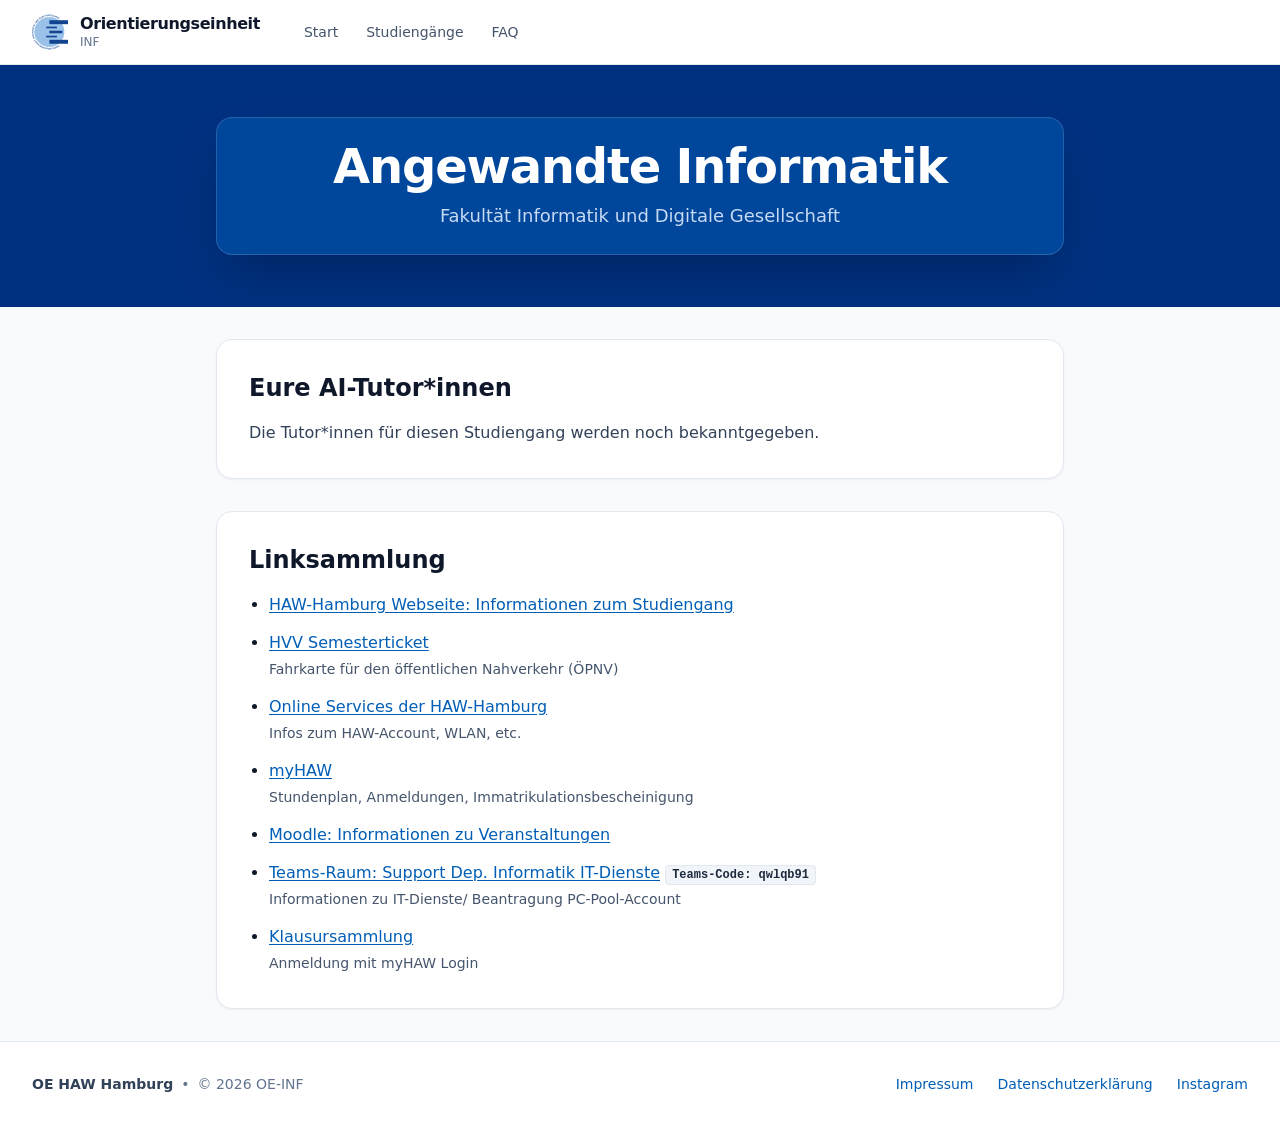
<file: studiengang/ai/index.html>
<!DOCTYPE html><html class="scroll-smooth" lang="de"><head><meta charset="UTF-8"><meta content="width=device-width, initial-scale=1.0" name="viewport"><title>Angewandte Informatik (AI) - Orientierungseinheit INF</title><link href="/favicon.ico" rel="icon" type="image/x-icon"><link rel="stylesheet" href="/_astro/Layout.CvoGTXN9.css"></head><body class="selection:bg-primary-200 selection:text-primary-900 flex min-h-screen flex-col bg-slate-50 text-slate-800 antialiased"><header class="sticky top-0 z-40 w-full border-b border-slate-200 bg-white backdrop-blur-md"><div class="mx-auto max-w-7xl px-4 sm:px-6 lg:px-8"><div class="flex h-16 items-center"><a class="group flex items-center gap-3 focus:outline-hidden justify-start" href="/"><svg viewBox="0 0 354.88 343.11" class="h-9 w-9"><defs><style>.cls-1{fill:#124491;}.cls-2{fill:#9ac2e8;}</style></defs><g id="Layer_2" data-name="Layer 2"><g id="Layer_1-2" data-name="Layer 1"><path class="cls-1" d="M261.5,304.69a7.93,7.93,0,0,1,2.83-1.22,7.51,7.51,0,0,1,5.63,1,7.17,7.17,0,0,1,2.14,2.11,7.27,7.27,0,0,1,1.15,2.77,7.45,7.45,0,0,1,0,2.9,7.64,7.64,0,0,1-1.14,2.7,8.12,8.12,0,0,1-2.2,2.17,8,8,0,0,1-2.81,1.2,7.42,7.42,0,0,1-2.93,0,7.55,7.55,0,0,1-6-6,7.21,7.21,0,0,1,0-2.89,7.29,7.29,0,0,1,1.14-2.7A7.8,7.8,0,0,1,261.5,304.69Zm1.55,2.29a4.38,4.38,0,0,0-1.3,1.31,4.55,4.55,0,0,0-.62,3.44,5.16,5.16,0,0,0,2.1,3.12,4.63,4.63,0,0,0,1.64.69,4.58,4.58,0,0,0,1.77,0,4.77,4.77,0,0,0,3-2,4.57,4.57,0,0,0,.66-1.64,4.64,4.64,0,0,0,0-1.78,4.82,4.82,0,0,0-.74-1.74,5.15,5.15,0,0,0-1.36-1.39,4.57,4.57,0,0,0-1.66-.7,4.39,4.39,0,0,0-1.77,0A4.55,4.55,0,0,0,263.05,307Z" transform="translate(-3.1 -2.96)" /><path class="cls-1" d="M252.65,310.61l6.81,12.86-6.26,3.32a5.82,5.82,0,0,1-2.6.73,4.28,4.28,0,0,1-4-2.36,4.14,4.14,0,0,1-.46-2.52,4.59,4.59,0,0,1,1.08-2.37l-5.67-3.8,3-1.58,5.13,3.59,2.9-1.54L250,312Zm1.1,8.52-3.38,1.79a2.39,2.39,0,0,0-1.19,1.25,2,2,0,0,0,1.33,2.51,2.36,2.36,0,0,0,1.7-.28l3.38-1.79Z" transform="translate(-3.1 -2.96)" /><path class="cls-1" d="M239.16,317.44l5.9,13.31L242.3,332l-5.9-13.31Z" transform="translate(-3.1 -2.96)" /><path class="cls-1" d="M233.13,320.13l5,13.68-10.51,3.83-.9-2.46,7.68-2.8-1.14-3.13-5.06,1.85-.87-2.36,5.06-1.85-1.19-3.27-7.75,2.84-.9-2.46Z" transform="translate(-3.1 -2.96)" /><path class="cls-1" d="M219.6,324.94l3.61,14.1-2.78.71-9.33-7.31,2.34,9.1-2.76.71-3.62-14.1,2.58-.66,9.61,7.58-2.41-9.43Z" transform="translate(-3.1 -2.96)" /><path class="cls-1" d="M199.63,329.41l1.79,11.76,4.85-.74.4,2.63L194,345l-.41-2.63,4.84-.73-1.8-11.77Z" transform="translate(-3.1 -2.96)" /><path class="cls-1" d="M189.17,330.75l1.23,14.5-3,.26L186.17,331Z" transform="translate(-3.1 -2.96)" /><path class="cls-1" d="M182.55,331.31l.26,14.56-11.19.19-.05-2.62,8.18-.14-.06-3.33-5.39.1,0-2.52,5.38-.09-.06-3.48-8.25.15-.05-2.62Z" transform="translate(-3.1 -2.96)" /><path class="cls-1" d="M168.22,331.41l-1.09,14.52-7.07-.53a5.63,5.63,0,0,1-2.58-.77,4.3,4.3,0,0,1-1.65-1.71,4.35,4.35,0,0,1-.45-2.4,4.09,4.09,0,0,1,1-2.38,4.58,4.58,0,0,1,2.17-1.43l-2.76-6.23,3.36.25,2.42,5.77,3.28.25.41-5.56Zm-3.61,7.81-3.82-.29a2.36,2.36,0,0,0-1.66.42,1.75,1.75,0,0,0-.72,1.36,1.81,1.81,0,0,0,.5,1.48,2.37,2.37,0,0,0,1.59.66l3.82.29Z" transform="translate(-3.1 -2.96)" /><path class="cls-1" d="M147.11,328.85a7,7,0,0,1,3.22,1.37,5.37,5.37,0,0,1,1.81,2.61,7.21,7.21,0,0,1,.17,3.55l-1.43,8.13-2.95-.52,1.43-8.13a4.41,4.41,0,0,0-.07-2,3,3,0,0,0-1-1.48,3.4,3.4,0,0,0-1.69-.75,3.48,3.48,0,0,0-1.89.12,3,3,0,0,0-1.39,1.06,4.47,4.47,0,0,0-.75,1.89l-1.43,8.13-3-.52,1.43-8.14a7.17,7.17,0,0,1,1.38-3.25,5.44,5.44,0,0,1,2.59-1.84A6.92,6.92,0,0,1,147.11,328.85Z" transform="translate(-3.1 -2.96)" /><path class="cls-1" d="M137.47,327.19l-4,14-2.76-.79-4.35-11-2.59,9-2.74-.78,4-14,2.56.73,4.46,11.41,2.68-9.36Z" transform="translate(-3.1 -2.96)" /><path class="cls-1" d="M115.12,319.58a7.74,7.74,0,0,1,4.25,4.08,7.34,7.34,0,0,1,.63,2.84,7.45,7.45,0,0,1-.58,2.94,7.11,7.11,0,0,1-1.66,2.5,7.41,7.41,0,0,1-2.41,1.6,7.29,7.29,0,0,1-2.86.56,7.68,7.68,0,0,1-3-.61,8.35,8.35,0,0,1-2.88-1.95,7,7,0,0,1-1.69-2.86l2.67-1a4.94,4.94,0,0,0,3,3.24,4.59,4.59,0,0,0,1.83.36,4.49,4.49,0,0,0,1.71-.38,4.68,4.68,0,0,0,1.45-1,5.18,5.18,0,0,0,1-1.63,5,5,0,0,0,.38-1.88,4.36,4.36,0,0,0-.34-1.77,4.67,4.67,0,0,0-2.58-2.53,4.42,4.42,0,0,0-1.86-.33,4,4,0,0,0-1.71.47,3.6,3.6,0,0,0-1.29,1.16l4,1.63-1,2.42-7-2.85.35-.84a7.82,7.82,0,0,1,1.64-2.56,7.14,7.14,0,0,1,2.31-1.61,7,7,0,0,1,2.73-.59A7.46,7.46,0,0,1,115.12,319.58Z" transform="translate(-3.1 -2.96)" /><path class="cls-1" d="M101.12,313a9.25,9.25,0,0,1,2.72,2.2,9.81,9.81,0,0,1,1.77,3l-2.55,1.12a9.11,9.11,0,0,0-1.39-2.59,6.13,6.13,0,0,0-2-1.62,5,5,0,0,0-1.5-.55,2.29,2.29,0,0,0-1.21.08,1.46,1.46,0,0,0-.78.69,1.39,1.39,0,0,0-.07,1.28,4.24,4.24,0,0,0,1.34,1.42l2.32,1.8a5.17,5.17,0,0,1,1.88,2.5,3.48,3.48,0,0,1-.34,2.72,3.93,3.93,0,0,1-1.73,1.74,4.45,4.45,0,0,1-2.46.4,7.83,7.83,0,0,1-2.94-1,10,10,0,0,1-2.57-2,8.52,8.52,0,0,1-1.78-2.65l2.47-1.2a7.6,7.6,0,0,0,3.24,3.7,4.59,4.59,0,0,0,1.35.48,2.22,2.22,0,0,0,1.08-.07,1.24,1.24,0,0,0,.68-.59,1.2,1.2,0,0,0,.07-1.17,4.12,4.12,0,0,0-1.14-1.24l-2.22-1.68a6.11,6.11,0,0,1-2.24-2.76,3.55,3.55,0,0,1,.31-2.91,4.08,4.08,0,0,1,1.82-1.81A5,5,0,0,1,98,312,8.43,8.43,0,0,1,101.12,313Z" transform="translate(-3.1 -2.96)" /><path class="cls-1" d="M93.24,308.9l-8,12.18L75.9,315l1.44-2.19,6.84,4.47L86,314.45l-4.51-2.95,1.38-2.11,4.51,2.95,1.9-2.9-6.91-4.53,1.44-2.19Z" transform="translate(-3.1 -2.96)" /><path class="cls-1" d="M81.35,300.81l-8.77,11.63-2.41-1.82L78.94,299Z" transform="translate(-3.1 -2.96)" /><path class="cls-1" d="M76.05,296.88l-9.6,10.94-2.16-1.89.77-11.83-6.2,7.07-2.14-1.88,9.6-10.94,2,1.75-.83,12.22L73.9,295Z" transform="translate(-3.1 -2.96)" /><path class="cls-1" d="M63.78,285.87,53.1,295.76l-2.05-2.21,4.29-4-4.55-4.92-4.29,4-2-2.22,10.68-9.89,2,2.21-4.36,4,4.55,4.92,4.36-4Z" transform="translate(-3.1 -2.96)" /><path class="cls-1" d="M52.87,273.77l-11.59,8.81-6.77-8.91,2.09-1.59,4.94,6.51,2.65-2-3.26-4.29,2-1.52,3.25,4.28L49,273l-5-6.57,2.09-1.59Z" transform="translate(-3.1 -2.96)" /><path class="cls-1" d="M44.37,262.17l-12.15,8-1.66-2.52,12.15-8Z" transform="translate(-3.1 -2.96)" /><path class="cls-1" d="M38.75,253.19,28.4,259.06l2.42,4.27-2.31,1.32L22.19,253.5l2.31-1.31,2.41,4.25,10.35-5.87Z" transform="translate(-3.1 -2.96)" /><path class="cls-1" d="M29.52,234.5,16,239.93l-1.13-2.8,13.51-5.43Z" transform="translate(-3.1 -2.96)" /><path class="cls-1" d="M27,228.39l-13.87,4.42-.87-2.73L19,220.35l-9,2.85-.87-2.72,13.88-4.41.8,2.53-7,10,9.28-2.95Z" transform="translate(-3.1 -2.96)" /><path class="cls-1" d="M22.23,212.6,8,215.63l-2.33-11,2.56-.55,1.71,8,3.36-.72-1.14-5.35,2.46-.52,1.14,5.35,5.86-1.25Z" transform="translate(-3.1 -2.96)" /><path class="cls-1" d="M18.92,192.45a8,8,0,0,1-.23,3.07,7.51,7.51,0,0,1-1.31,2.62,7.67,7.67,0,0,1-2.19,1.9,7.24,7.24,0,0,1-2.86.92,7.26,7.26,0,0,1-3-.25,7.75,7.75,0,0,1-2.57-1.36,7.56,7.56,0,0,1-1.86-2.26,7.87,7.87,0,0,1,.63-8.62,7.35,7.35,0,0,1,5.05-2.8,7.38,7.38,0,0,1,5.55,1.6A7.62,7.62,0,0,1,18,189.53,7.92,7.92,0,0,1,18.92,192.45Zm-2.75.31A4.51,4.51,0,0,0,15.6,191a4.74,4.74,0,0,0-1.15-1.33,4.59,4.59,0,0,0-1.61-.8,4.83,4.83,0,0,0-1.9-.14,5,5,0,0,0-1.84.56,4.61,4.61,0,0,0-1.37,1.14A4.89,4.89,0,0,0,6.9,192a4.44,4.44,0,0,0-.16,1.82,4.77,4.77,0,0,0,.57,1.79,4.55,4.55,0,0,0,1.16,1.34,4.61,4.61,0,0,0,1.59.81,4.89,4.89,0,0,0,1.88.14,5.06,5.06,0,0,0,1.86-.57,4.7,4.7,0,0,0,1.39-1.14,4.62,4.62,0,0,0,.82-1.57A4.57,4.57,0,0,0,16.17,192.76Z" transform="translate(-3.1 -2.96)" /><path class="cls-1" d="M17.78,181.85l-14.56.23L3.1,175a6,6,0,0,1,.53-2.64,4.27,4.27,0,0,1,3.91-2.46,4,4,0,0,1,2.45.73,4.49,4.49,0,0,1,1.63,2l6-3.32.05,3.37-5.53,2.94.06,3.28,5.57-.09ZM9.68,179l-.06-3.82a2.39,2.39,0,0,0-.57-1.63,1.8,1.8,0,0,0-1.42-.59,1.82,1.82,0,0,0-1.43.64,2.39,2.39,0,0,0-.51,1.64L5.75,179Z" transform="translate(-3.1 -2.96)" /><path class="cls-1" d="M17.67,166.77,3.18,165.34l.38-3.87,8.22-3.19-7.43-4.74.37-3.83,14.49,1.43L18.94,154l-10.67-1,9.13,6L7.24,162.94,17.94,164Z" transform="translate(-3.1 -2.96)" /><path class="cls-1" d="M19.55,149l-13-8.91.74-3.41,15.47-2.73-.68,3.2-4,.64-1.26,5.9,3.41,2.24Zm-4.93-6.74.87-4.08-5.68.89Z" transform="translate(-3.1 -2.96)" /><path class="cls-1" d="M23.89,130.63,12.5,127.2l-1.41,4.7-2.55-.77,3.69-12.27,2.55.77-1.41,4.68,11.39,3.43Z" transform="translate(-3.1 -2.96)" /><path class="cls-1" d="M27.18,120.61l-13.63-5.13,1.06-2.82,13.63,5.13Z" transform="translate(-3.1 -2.96)" /><path class="cls-1" d="M29.48,114.41l-13.23-6.08,1.26-2.74,5.92,2.72L20.17,99.8l1.54-3.34,3.34,9.32,10-3.54-1.69,3.67-8.79,2.94,6.14,2.82Z" transform="translate(-3.1 -2.96)" /><path class="cls-1" d="M44.94,86.47a7,7,0,0,1-2.58,2.37,5.35,5.35,0,0,1-3.12.58,7.25,7.25,0,0,1-3.3-1.3l-6.83-4.65L30.8,81l6.82,4.64a4.33,4.33,0,0,0,1.89.77,3,3,0,0,0,1.74-.28,3.51,3.51,0,0,0,1.38-1.23,3.57,3.57,0,0,0,.67-1.78,3,3,0,0,0-.41-1.69A4.43,4.43,0,0,0,41.48,80l-6.82-4.65,1.69-2.49,6.83,4.64a7.16,7.16,0,0,1,2.4,2.59,5.59,5.59,0,0,1,.62,3.13A7,7,0,0,1,44.94,86.47Z" transform="translate(-3.1 -2.96)" /><path class="cls-1" d="M50.42,78.34,39.29,69l1.85-2.2L53,67.3l-7.19-6.06,1.84-2.17,11.13,9.38-1.72,2-12.22-.6,7.44,6.27Z" transform="translate(-3.1 -2.96)" /><path class="cls-1" d="M61.19,65.87,51.09,55.38l4-3.88a8.17,8.17,0,0,1,2.58-1.71,7.81,7.81,0,0,1,2.83-.57,7.43,7.43,0,0,1,2.78.54,7.06,7.06,0,0,1,4.4,6.91,7.79,7.79,0,0,1-.69,2.8A8,8,0,0,1,65.22,62Zm.31-4,1.83-1.76a4.6,4.6,0,0,0,1.06-1.52,4.73,4.73,0,0,0,.39-1.73,4.18,4.18,0,0,0-.3-1.71,4.53,4.53,0,0,0-1-1.54A4.79,4.79,0,0,0,62,52.52a4.58,4.58,0,0,0-5,.92l-1.85,1.78Z" transform="translate(-3.1 -2.96)" /><path class="cls-1" d="M81.17,48.3l-8.26-12L82.12,30l1.49,2.16-6.73,4.64,1.89,2.74,4.43-3.06,1.43,2.08-4.43,3,2,2.86L89,39.75l1.48,2.15Z" transform="translate(-3.1 -2.96)" /><path class="cls-1" d="M93.09,40.29,86,27.6l2.63-1.48,5.84,10.37,6.94-3.91,1.3,2.32Z" transform="translate(-3.1 -2.96)" /><path class="cls-1" d="M105.34,33.56l-6-13.28,10.21-4.58,1.08,2.39-7.46,3.35,1.36,3,4.92-2.21,1,2.3-4.91,2.21L107,29.94l7.53-3.39,1.08,2.39Z" transform="translate(-3.1 -2.96)" /><path class="cls-1" d="M118.51,27.8,113.84,14l2.86-1,2.09,6.17L122.73,11l3.48-1.18-4.47,8.83,9.46,4.86-3.82,1.29-8.18-4.37,2.17,6.41Z" transform="translate(-3.1 -2.96)" /><path class="cls-1" d="M136.88,22.17l-2.73-11.58-4.78,1.13-.61-2.59,12.47-2.94.62,2.59L137.09,9.9l2.73,11.58Z" transform="translate(-3.1 -2.96)" /><path class="cls-1" d="M147.15,19.91l-2-14.42,7-1a5.89,5.89,0,0,1,2.68.21,4.27,4.27,0,0,1,2,1.34,4.33,4.33,0,0,1,1,2.24,4.1,4.1,0,0,1-.43,2.52,4.59,4.59,0,0,1-1.82,1.86l4,5.52-3.34.46-3.58-5.14-3.26.45.76,5.52Zm1.9-8.38,3.79-.52a2.44,2.44,0,0,0,1.54-.76,1.8,1.8,0,0,0,.42-1.49A1.86,1.86,0,0,0,154,7.42a2.4,2.4,0,0,0-1.69-.31l-3.79.52Z" transform="translate(-3.1 -2.96)" /><path class="cls-1" d="M169.26,18a7.83,7.83,0,0,1-3-.47A7.54,7.54,0,0,1,163.71,16,7.79,7.79,0,0,1,162,13.64a7.56,7.56,0,0,1-.19-5.88,7.61,7.61,0,0,1,1.57-2.45,7.42,7.42,0,0,1,2.4-1.68,8.2,8.2,0,0,1,6-.19A7.5,7.5,0,0,1,174.3,5,7.37,7.37,0,0,1,176,7.3a7.48,7.48,0,0,1-1.36,8.32,7.53,7.53,0,0,1-2.4,1.68A7.87,7.87,0,0,1,169.26,18Zm-.09-2.76a4.49,4.49,0,0,0,1.8-.42,4.77,4.77,0,0,0,1.42-1,4.7,4.7,0,0,0,.93-1.54,4.91,4.91,0,0,0,.29-1.88,4.93,4.93,0,0,0-.41-1.88,4.76,4.76,0,0,0-1-1.46,4.63,4.63,0,0,0-1.49-1,4.49,4.49,0,0,0-1.8-.3,4.56,4.56,0,0,0-3.26,1.47,4.67,4.67,0,0,0-.93,1.51,5,5,0,0,0-.29,1.87,4.94,4.94,0,0,0,.42,1.9,4.57,4.57,0,0,0,4.35,2.73Z" transform="translate(-3.1 -2.96)" /><path class="cls-1" d="M183,17.89,183.76,6l-4.9-.31L179,3l12.79.82-.17,2.66-4.88-.31L186,18.08Z" transform="translate(-3.1 -2.96)" /><path class="cls-1" d="M193.51,18.73l2.26-14.39,11,1.74-.4,2.59L198.34,7.4l-.51,3.29,5.32.83L202.76,14l-5.32-.84-.54,3.43,8.16,1.29-.41,2.58Z" transform="translate(-3.1 -2.96)" /><path class="cls-1" d="M213.75,22.87a8.23,8.23,0,0,1-2.81-1.3,7.71,7.71,0,0,1-2-2.15,7.4,7.4,0,0,1-1-2.71,7.28,7.28,0,0,1,.15-3A7.47,7.47,0,0,1,209.37,11a7.55,7.55,0,0,1,2.19-1.91,7.71,7.71,0,0,1,2.78-.95,7.88,7.88,0,0,1,3.08.19,8,8,0,0,1,2.18.89,8.3,8.3,0,0,1,1.79,1.42,6.45,6.45,0,0,1,1.25,1.81l-2.46,1.44a5,5,0,0,0-1.4-1.86,5,5,0,0,0-2-1,4.7,4.7,0,0,0-1.86-.1,4.56,4.56,0,0,0-3,1.81,5.06,5.06,0,0,0-.91,3.65,4.87,4.87,0,0,0,.6,1.69,4.51,4.51,0,0,0,1.21,1.33,4.81,4.81,0,0,0,1.76.8,5,5,0,0,0,2.2.07,5.22,5.22,0,0,0,2-.91l1.41,2.38a7.19,7.19,0,0,1-1.93,1,8.28,8.28,0,0,1-2.23.39A8.66,8.66,0,0,1,213.75,22.87Z" transform="translate(-3.1 -2.96)" /><path class="cls-1" d="M222.16,25l5-13.68,2.83,1-2,5.49,6.29,2.3,2-5.49,2.83,1-5,13.68-2.83-1,2-5.59L227,20.4,225,26Z" transform="translate(-3.1 -2.96)" /><path class="cls-1" d="M237.39,30.72l6.41-13.08,2.57,1.27,2.35,11.61,4.13-8.44,2.56,1.26L249,36.41l-2.39-1.17-2.38-12L240,32Z" transform="translate(-3.1 -2.96)" /><path class="cls-1" d="M252.07,38.27l7.36-12.57,2.6,1.53-7.35,12.56Z" transform="translate(-3.1 -2.96)" /><path class="cls-1" d="M257.79,41.58l8.22-12,2.49,1.71-3.68,5.37,8.93-1.78,3,2.08L267,38.66l1.8,10.48-3.33-2.27-1.42-9.17-3.81,5.58Z" transform="translate(-3.1 -2.96)" /><path class="cls-2" d="M322.43,174.4a148.07,148.07,0,1,1-148-148A148.05,148.05,0,0,1,322.43,174.4Z" transform="translate(-3.1 -2.96)" /><rect class="cls-1" x="171.27" y="158.94" width="128.62" height="25.3" /><rect class="cls-1" x="140.04" y="118.76" width="105.93" height="16.25" /><rect class="cls-1" x="139.77" y="208.17" width="105.93" height="16.25" /><rect class="cls-1" x="171.27" y="248.48" width="183.6" height="39.03" /><rect class="cls-1" x="171.27" y="55.39" width="183.6" height="39.03" /></g></g></svg><div class="flex flex-col"><span class="text-base leading-tight font-bold tracking-tight text-slate-900">Orientierungseinheit</span><span class="text-xs font-medium text-slate-500"> INF </span></div></a><!-- Desktop Navigation --><nav class="hidden items-center gap-1 pl-8 md:flex"><a class="rounded-md px-3 py-2 font-medium text-sm hover:text-primary-700 text-slate-600 hover:bg-slate-50" href="/">Start</a><a class="rounded-md px-3 py-2 font-medium text-sm hover:text-primary-700 text-slate-600 hover:bg-slate-50" href="/studiengang">Studiengänge</a><a class="rounded-md px-3 py-2 font-medium text-sm hover:text-primary-700 text-slate-600 hover:bg-slate-50" href="/faq">FAQ</a></nav><div class="flex grow items-center justify-end gap-2"><!-- Mobile Menu Toggle Button --><button aria-controls="mobile-menu" aria-expanded="false" aria-label="Menü öffnen" class="group inline-flex h-10 w-10 items-center justify-center rounded-lg text-slate-600 hover:bg-slate-100 focus:outline-hidden md:hidden" id="mobile-menu-btn" type="button"><span class="sr-only">Menü umschalten</span><span class="relative h-6 w-6"><svg fill="none" stroke="currentColor" viewBox="0 0 24 24" stroke-width="2" stroke-linecap="round" stroke-linejoin="round" class="absolute inset-0 h-6 w-6 transition-all duration-300 ease-in-out group-aria-expanded:scale-0 group-aria-expanded:rotate-90 group-aria-expanded:opacity-0">
  <path d="M4 6h16M4 12h16M4 18h16"></path>
</svg><svg fill="none" stroke="currentColor" viewBox="0 0 24 24" stroke-width="2" stroke-linecap="round" stroke-linejoin="round" class="absolute inset-0 h-6 w-6 scale-0 -rotate-90 opacity-0 transition-all duration-300 ease-in-out group-aria-expanded:scale-100 group-aria-expanded:rotate-0 group-aria-expanded:opacity-100">
  <path d="M18 6L6 18M6 6l12 12"></path>
</svg></span></button></div></div></div><div aria-hidden="true" class="group/menu grid grid-rows-[0fr] transition-[grid-template-rows] duration-300 ease-in-out data-[open=true]:grid-rows-[1fr] md:hidden" data-open="false" id="mobile-menu" inert><div class="overflow-hidden border-t border-slate-200 bg-white"><div class="-translate-y-1 space-y-1 px-4 pt-2 pb-4 opacity-0 transition-all duration-300 ease-out group-data-[open=true]/menu:translate-y-0 group-data-[open=true]/menu:opacity-100"><a class="rounded-md px-3 py-2 font-medium block text-base hover:text-primary-700 text-slate-600 hover:bg-slate-50" href="/">Start</a><a class="rounded-md px-3 py-2 font-medium block text-base hover:text-primary-700 text-slate-600 hover:bg-slate-50" href="/studiengang">Studiengänge</a><a class="rounded-md px-3 py-2 font-medium block text-base hover:text-primary-700 text-slate-600 hover:bg-slate-50" href="/faq">FAQ</a></div></div></div></header><script type="module">function e(){let e=document.querySelector(`#mobile-menu-btn`),t=document.querySelector(`#mobile-menu`);if(!e||!t||e.dataset.menuInitialized===`true`)return;e.dataset.menuInitialized=`true`;let n=n=>{e.setAttribute(`aria-expanded`,n?`true`:`false`),e.setAttribute(`aria-label`,n?`Menü schließen`:`Menü öffnen`),t.setAttribute(`data-open`,n?`true`:`false`),t.setAttribute(`aria-hidden`,n?`false`:`true`),n?t.removeAttribute(`inert`):t.setAttribute(`inert`,``)};e.addEventListener(`click`,()=>{let t=e.getAttribute(`aria-expanded`)===`true`;n(!t)})}e(),document.addEventListener(`astro:after-swap`,e);</script><main class="flex flex-1 flex-col"><section class="relative flex items-center justify-center overflow-hidden text-white bg-primary-900 py-8 sm:py-10"><div class="relative z-10 mx-auto flex w-full max-w-4xl flex-col items-center px-4 text-center sm:px-6 py-2 sm:py-3"><div class="bg-primary-700 w-full rounded-2xl border border-white/15 px-6 py-5 text-white shadow-2xl backdrop-blur-md sm:py-6"><h1 class="text-3xl font-black tracking-tight text-white sm:text-4xl md:text-5xl mb-3">Angewandte Informatik</h1><p class="text-primary-100/90 mx-auto max-w-4xl text-sm font-medium sm:text-base md:text-lg">Fakultät Informatik und Digitale Gesellschaft</p></div></div></section><div class="mx-auto w-full max-w-4xl space-y-8 px-4 py-8 sm:px-6"><div class="rounded-2xl p-6 sm:p-8 bg-white border border-slate-200 shadow-xs text-slate-900"><div class="mb-4 flex items-center gap-3"><h2 class="text-2xl font-bold">Eure AI-Tutor*innen</h2></div><p class="text-base leading-relaxed text-slate-700">Die Tutor*innen für diesen Studiengang werden noch bekanntgegeben.</p></div><div class="rounded-2xl p-6 sm:p-8 bg-white border border-slate-200 shadow-xs text-slate-900"><div class="mb-4 flex items-center gap-3"><h2 class="text-2xl font-bold">Linksammlung</h2></div><ul class="list-disc space-y-3 pl-5"><li class="leading-relaxed"><div><a class="text-primary-600 hover:text-primary-800 font-medium underline underline-offset-2 transition-colors inline-block" href="https://www.haw-hamburg.de/bachelor-angewandte-informatik-studierende/" rel="noopener noreferrer" target="_blank">HAW-Hamburg Webseite: Informationen zum Studiengang</a> </div></li><li class="leading-relaxed"><div><a class="text-primary-600 hover:text-primary-800 font-medium underline underline-offset-2 transition-colors inline-block" href="https://www.haw-hamburg.de/ticket/" rel="noopener noreferrer" target="_blank">HVV Semesterticket</a> </div><span class="mt-0.5 text-sm text-slate-600">Fahrkarte für den öffentlichen Nahverkehr (ÖPNV)</span></li><li class="leading-relaxed"><div><a class="text-primary-600 hover:text-primary-800 font-medium underline underline-offset-2 transition-colors inline-block" href="https://www.haw-hamburg.de/online-services/" rel="noopener noreferrer" target="_blank">Online Services der HAW-Hamburg</a> </div><span class="mt-0.5 text-sm text-slate-600">Infos zum HAW-Account, WLAN, etc.</span></li><li class="leading-relaxed"><div><a class="text-primary-600 hover:text-primary-800 font-medium underline underline-offset-2 transition-colors inline-block" href="https://myhaw.haw-hamburg.de/qisserver/pages/cs/sys/portal/hisinoneStartPage.faces" rel="noopener noreferrer" target="_blank">myHAW</a> </div><span class="mt-0.5 text-sm text-slate-600">Stundenplan, Anmeldungen, Immatrikulationsbescheinigung</span></li><li class="leading-relaxed"><div><a class="text-primary-600 hover:text-primary-800 font-medium underline underline-offset-2 transition-colors inline-block" href="https://moodle.haw-hamburg.de/course/view.php?id=9907" rel="noopener noreferrer" target="_blank">Moodle: Informationen zu Veranstaltungen</a> </div></li><li class="leading-relaxed"><div><a class="text-primary-600 hover:text-primary-800 font-medium underline underline-offset-2 transition-colors inline-block" href="https://teams.microsoft.com/l/team/19%3ay5ntVez7ReKIrVVO8wpA4uZ0R2DDOcRY_ycOPU0os5k1%40thread.tacv2/conversations?groupId=210ebdb1-ac51-4456-af15-7b0c570b3945&amp;tenantId=2c6cac8d-ab61-47b3-8209-4df2e46aefbc" rel="noopener noreferrer" target="_blank">Teams-Raum: Support Dep. Informatik IT-Dienste</a> <span class="rounded border border-slate-200 bg-slate-100 px-1.5 py-0.5 font-mono text-xs font-semibold text-slate-800">Teams&#x2011;Code:&nbsp;qwlqb91</span></div><span class="mt-0.5 text-sm text-slate-600">Informationen zu IT-Dienste/ Beantragung PC-Pool-Account</span></li><li class="leading-relaxed"><div><a class="text-primary-600 hover:text-primary-800 font-medium underline underline-offset-2 transition-colors inline-block" href="https://klausuren.i2e.fsr.haw-hamburg.de" rel="noopener noreferrer" target="_blank">Klausursammlung</a> </div><span class="mt-0.5 text-sm text-slate-600">Anmeldung mit myHAW Login</span></li></ul></div></div></main><footer class="mt-auto border-t border-slate-200 bg-white py-8"><div class="mx-auto max-w-7xl px-4 sm:px-6 lg:px-8"><div class="flex flex-col items-center justify-between gap-4 text-sm text-slate-500 md:flex-row"><div class="flex flex-wrap items-center gap-2 text-center md:text-left"><span class="font-semibold text-slate-700">OE HAW Hamburg</span><span>&bull;</span><span>&copy; 2026 OE-INF</span></div><nav class="flex flex-wrap items-center justify-center gap-6"><a class="hover:text-primary-700" href="/impressum">
          Impressum
        </a><a class="hover:text-primary-700" href="/datenschutz">
          Datenschutzerklärung
        </a><a class="hover:text-primary-700" href="https://www.instagram.com/oe_emi_inf" rel="noopener noreferrer" target="_blank">
          Instagram
        </a></nav></div></div></footer></body></html>
</file>
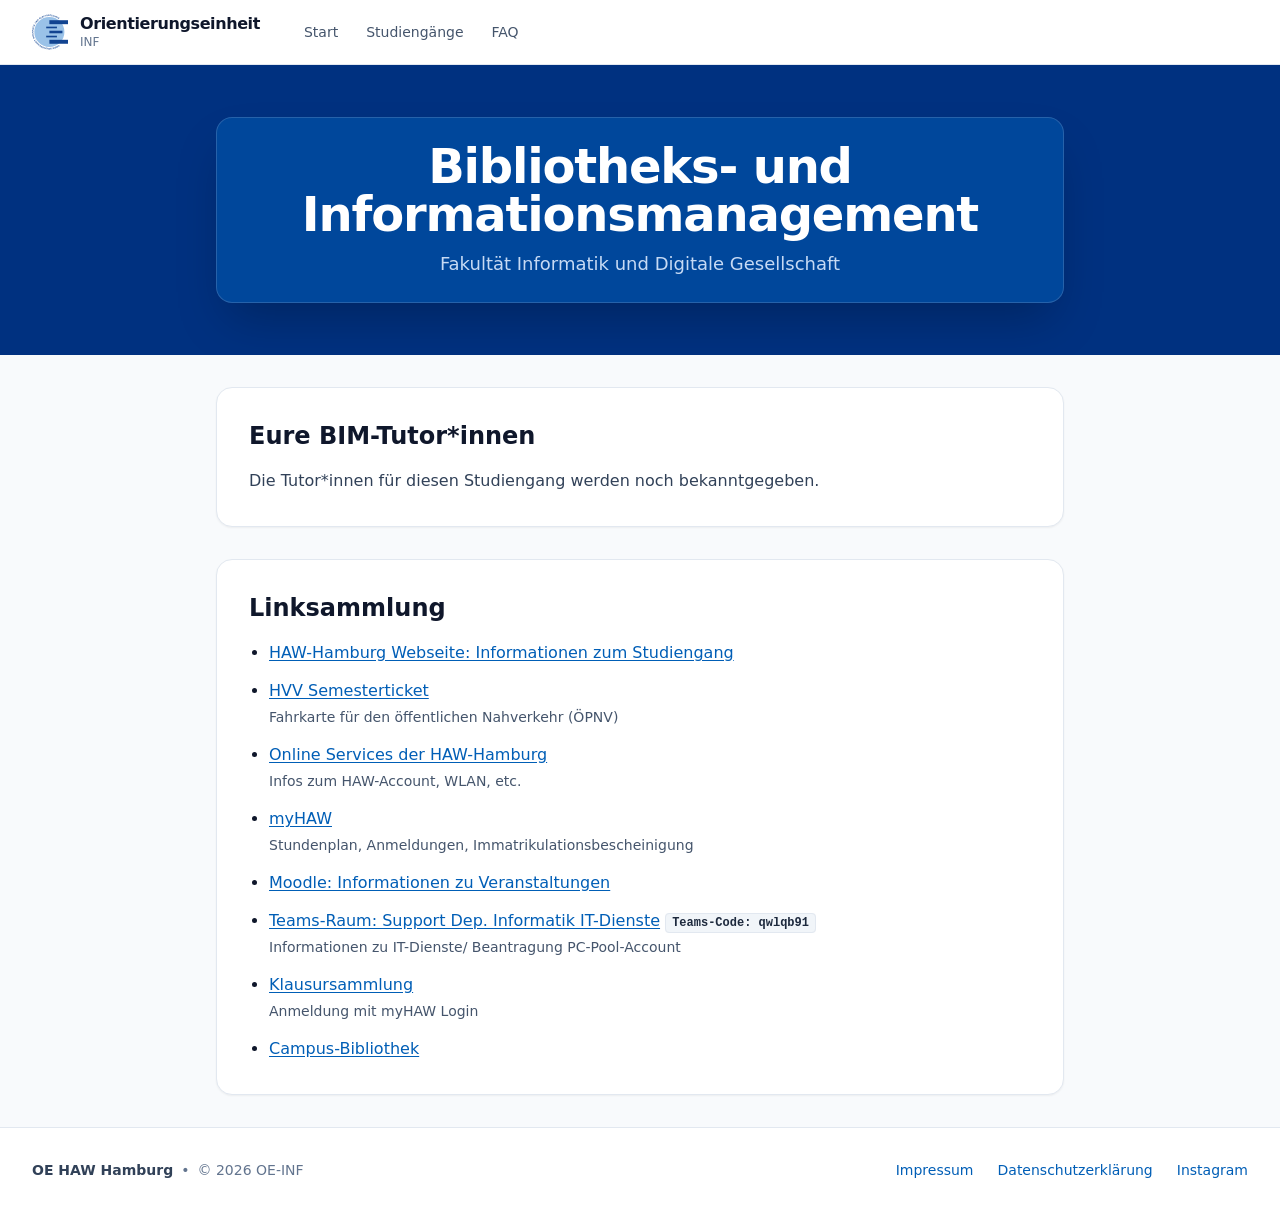
<file: studiengang/bim/index.html>
<!DOCTYPE html><html class="scroll-smooth" lang="de"><head><meta charset="UTF-8"><meta content="width=device-width, initial-scale=1.0" name="viewport"><title>Bibliotheks- und Informationsmanagement (BIM) - Orientierungseinheit INF</title><link href="/favicon.ico" rel="icon" type="image/x-icon"><link rel="stylesheet" href="/_astro/Layout.CvoGTXN9.css"></head><body class="selection:bg-primary-200 selection:text-primary-900 flex min-h-screen flex-col bg-slate-50 text-slate-800 antialiased"><header class="sticky top-0 z-40 w-full border-b border-slate-200 bg-white backdrop-blur-md"><div class="mx-auto max-w-7xl px-4 sm:px-6 lg:px-8"><div class="flex h-16 items-center"><a class="group flex items-center gap-3 focus:outline-hidden justify-start" href="/"><svg viewBox="0 0 354.88 343.11" class="h-9 w-9"><defs><style>.cls-1{fill:#124491;}.cls-2{fill:#9ac2e8;}</style></defs><g id="Layer_2" data-name="Layer 2"><g id="Layer_1-2" data-name="Layer 1"><path class="cls-1" d="M261.5,304.69a7.93,7.93,0,0,1,2.83-1.22,7.51,7.51,0,0,1,5.63,1,7.17,7.17,0,0,1,2.14,2.11,7.27,7.27,0,0,1,1.15,2.77,7.45,7.45,0,0,1,0,2.9,7.64,7.64,0,0,1-1.14,2.7,8.12,8.12,0,0,1-2.2,2.17,8,8,0,0,1-2.81,1.2,7.42,7.42,0,0,1-2.93,0,7.55,7.55,0,0,1-6-6,7.21,7.21,0,0,1,0-2.89,7.29,7.29,0,0,1,1.14-2.7A7.8,7.8,0,0,1,261.5,304.69Zm1.55,2.29a4.38,4.38,0,0,0-1.3,1.31,4.55,4.55,0,0,0-.62,3.44,5.16,5.16,0,0,0,2.1,3.12,4.63,4.63,0,0,0,1.64.69,4.58,4.58,0,0,0,1.77,0,4.77,4.77,0,0,0,3-2,4.57,4.57,0,0,0,.66-1.64,4.64,4.64,0,0,0,0-1.78,4.82,4.82,0,0,0-.74-1.74,5.15,5.15,0,0,0-1.36-1.39,4.57,4.57,0,0,0-1.66-.7,4.39,4.39,0,0,0-1.77,0A4.55,4.55,0,0,0,263.05,307Z" transform="translate(-3.1 -2.96)" /><path class="cls-1" d="M252.65,310.61l6.81,12.86-6.26,3.32a5.82,5.82,0,0,1-2.6.73,4.28,4.28,0,0,1-4-2.36,4.14,4.14,0,0,1-.46-2.52,4.59,4.59,0,0,1,1.08-2.37l-5.67-3.8,3-1.58,5.13,3.59,2.9-1.54L250,312Zm1.1,8.52-3.38,1.79a2.39,2.39,0,0,0-1.19,1.25,2,2,0,0,0,1.33,2.51,2.36,2.36,0,0,0,1.7-.28l3.38-1.79Z" transform="translate(-3.1 -2.96)" /><path class="cls-1" d="M239.16,317.44l5.9,13.31L242.3,332l-5.9-13.31Z" transform="translate(-3.1 -2.96)" /><path class="cls-1" d="M233.13,320.13l5,13.68-10.51,3.83-.9-2.46,7.68-2.8-1.14-3.13-5.06,1.85-.87-2.36,5.06-1.85-1.19-3.27-7.75,2.84-.9-2.46Z" transform="translate(-3.1 -2.96)" /><path class="cls-1" d="M219.6,324.94l3.61,14.1-2.78.71-9.33-7.31,2.34,9.1-2.76.71-3.62-14.1,2.58-.66,9.61,7.58-2.41-9.43Z" transform="translate(-3.1 -2.96)" /><path class="cls-1" d="M199.63,329.41l1.79,11.76,4.85-.74.4,2.63L194,345l-.41-2.63,4.84-.73-1.8-11.77Z" transform="translate(-3.1 -2.96)" /><path class="cls-1" d="M189.17,330.75l1.23,14.5-3,.26L186.17,331Z" transform="translate(-3.1 -2.96)" /><path class="cls-1" d="M182.55,331.31l.26,14.56-11.19.19-.05-2.62,8.18-.14-.06-3.33-5.39.1,0-2.52,5.38-.09-.06-3.48-8.25.15-.05-2.62Z" transform="translate(-3.1 -2.96)" /><path class="cls-1" d="M168.22,331.41l-1.09,14.52-7.07-.53a5.63,5.63,0,0,1-2.58-.77,4.3,4.3,0,0,1-1.65-1.71,4.35,4.35,0,0,1-.45-2.4,4.09,4.09,0,0,1,1-2.38,4.58,4.58,0,0,1,2.17-1.43l-2.76-6.23,3.36.25,2.42,5.77,3.28.25.41-5.56Zm-3.61,7.81-3.82-.29a2.36,2.36,0,0,0-1.66.42,1.75,1.75,0,0,0-.72,1.36,1.81,1.81,0,0,0,.5,1.48,2.37,2.37,0,0,0,1.59.66l3.82.29Z" transform="translate(-3.1 -2.96)" /><path class="cls-1" d="M147.11,328.85a7,7,0,0,1,3.22,1.37,5.37,5.37,0,0,1,1.81,2.61,7.21,7.21,0,0,1,.17,3.55l-1.43,8.13-2.95-.52,1.43-8.13a4.41,4.41,0,0,0-.07-2,3,3,0,0,0-1-1.48,3.4,3.4,0,0,0-1.69-.75,3.48,3.48,0,0,0-1.89.12,3,3,0,0,0-1.39,1.06,4.47,4.47,0,0,0-.75,1.89l-1.43,8.13-3-.52,1.43-8.14a7.17,7.17,0,0,1,1.38-3.25,5.44,5.44,0,0,1,2.59-1.84A6.92,6.92,0,0,1,147.11,328.85Z" transform="translate(-3.1 -2.96)" /><path class="cls-1" d="M137.47,327.19l-4,14-2.76-.79-4.35-11-2.59,9-2.74-.78,4-14,2.56.73,4.46,11.41,2.68-9.36Z" transform="translate(-3.1 -2.96)" /><path class="cls-1" d="M115.12,319.58a7.74,7.74,0,0,1,4.25,4.08,7.34,7.34,0,0,1,.63,2.84,7.45,7.45,0,0,1-.58,2.94,7.11,7.11,0,0,1-1.66,2.5,7.41,7.41,0,0,1-2.41,1.6,7.29,7.29,0,0,1-2.86.56,7.68,7.68,0,0,1-3-.61,8.35,8.35,0,0,1-2.88-1.95,7,7,0,0,1-1.69-2.86l2.67-1a4.94,4.94,0,0,0,3,3.24,4.59,4.59,0,0,0,1.83.36,4.49,4.49,0,0,0,1.71-.38,4.68,4.68,0,0,0,1.45-1,5.18,5.18,0,0,0,1-1.63,5,5,0,0,0,.38-1.88,4.36,4.36,0,0,0-.34-1.77,4.67,4.67,0,0,0-2.58-2.53,4.42,4.42,0,0,0-1.86-.33,4,4,0,0,0-1.71.47,3.6,3.6,0,0,0-1.29,1.16l4,1.63-1,2.42-7-2.85.35-.84a7.82,7.82,0,0,1,1.64-2.56,7.14,7.14,0,0,1,2.31-1.61,7,7,0,0,1,2.73-.59A7.46,7.46,0,0,1,115.12,319.58Z" transform="translate(-3.1 -2.96)" /><path class="cls-1" d="M101.12,313a9.25,9.25,0,0,1,2.72,2.2,9.81,9.81,0,0,1,1.77,3l-2.55,1.12a9.11,9.11,0,0,0-1.39-2.59,6.13,6.13,0,0,0-2-1.62,5,5,0,0,0-1.5-.55,2.29,2.29,0,0,0-1.21.08,1.46,1.46,0,0,0-.78.69,1.39,1.39,0,0,0-.07,1.28,4.24,4.24,0,0,0,1.34,1.42l2.32,1.8a5.17,5.17,0,0,1,1.88,2.5,3.48,3.48,0,0,1-.34,2.72,3.93,3.93,0,0,1-1.73,1.74,4.45,4.45,0,0,1-2.46.4,7.83,7.83,0,0,1-2.94-1,10,10,0,0,1-2.57-2,8.52,8.52,0,0,1-1.78-2.65l2.47-1.2a7.6,7.6,0,0,0,3.24,3.7,4.59,4.59,0,0,0,1.35.48,2.22,2.22,0,0,0,1.08-.07,1.24,1.24,0,0,0,.68-.59,1.2,1.2,0,0,0,.07-1.17,4.12,4.12,0,0,0-1.14-1.24l-2.22-1.68a6.11,6.11,0,0,1-2.24-2.76,3.55,3.55,0,0,1,.31-2.91,4.08,4.08,0,0,1,1.82-1.81A5,5,0,0,1,98,312,8.43,8.43,0,0,1,101.12,313Z" transform="translate(-3.1 -2.96)" /><path class="cls-1" d="M93.24,308.9l-8,12.18L75.9,315l1.44-2.19,6.84,4.47L86,314.45l-4.51-2.95,1.38-2.11,4.51,2.95,1.9-2.9-6.91-4.53,1.44-2.19Z" transform="translate(-3.1 -2.96)" /><path class="cls-1" d="M81.35,300.81l-8.77,11.63-2.41-1.82L78.94,299Z" transform="translate(-3.1 -2.96)" /><path class="cls-1" d="M76.05,296.88l-9.6,10.94-2.16-1.89.77-11.83-6.2,7.07-2.14-1.88,9.6-10.94,2,1.75-.83,12.22L73.9,295Z" transform="translate(-3.1 -2.96)" /><path class="cls-1" d="M63.78,285.87,53.1,295.76l-2.05-2.21,4.29-4-4.55-4.92-4.29,4-2-2.22,10.68-9.89,2,2.21-4.36,4,4.55,4.92,4.36-4Z" transform="translate(-3.1 -2.96)" /><path class="cls-1" d="M52.87,273.77l-11.59,8.81-6.77-8.91,2.09-1.59,4.94,6.51,2.65-2-3.26-4.29,2-1.52,3.25,4.28L49,273l-5-6.57,2.09-1.59Z" transform="translate(-3.1 -2.96)" /><path class="cls-1" d="M44.37,262.17l-12.15,8-1.66-2.52,12.15-8Z" transform="translate(-3.1 -2.96)" /><path class="cls-1" d="M38.75,253.19,28.4,259.06l2.42,4.27-2.31,1.32L22.19,253.5l2.31-1.31,2.41,4.25,10.35-5.87Z" transform="translate(-3.1 -2.96)" /><path class="cls-1" d="M29.52,234.5,16,239.93l-1.13-2.8,13.51-5.43Z" transform="translate(-3.1 -2.96)" /><path class="cls-1" d="M27,228.39l-13.87,4.42-.87-2.73L19,220.35l-9,2.85-.87-2.72,13.88-4.41.8,2.53-7,10,9.28-2.95Z" transform="translate(-3.1 -2.96)" /><path class="cls-1" d="M22.23,212.6,8,215.63l-2.33-11,2.56-.55,1.71,8,3.36-.72-1.14-5.35,2.46-.52,1.14,5.35,5.86-1.25Z" transform="translate(-3.1 -2.96)" /><path class="cls-1" d="M18.92,192.45a8,8,0,0,1-.23,3.07,7.51,7.51,0,0,1-1.31,2.62,7.67,7.67,0,0,1-2.19,1.9,7.24,7.24,0,0,1-2.86.92,7.26,7.26,0,0,1-3-.25,7.75,7.75,0,0,1-2.57-1.36,7.56,7.56,0,0,1-1.86-2.26,7.87,7.87,0,0,1,.63-8.62,7.35,7.35,0,0,1,5.05-2.8,7.38,7.38,0,0,1,5.55,1.6A7.62,7.62,0,0,1,18,189.53,7.92,7.92,0,0,1,18.92,192.45Zm-2.75.31A4.51,4.51,0,0,0,15.6,191a4.74,4.74,0,0,0-1.15-1.33,4.59,4.59,0,0,0-1.61-.8,4.83,4.83,0,0,0-1.9-.14,5,5,0,0,0-1.84.56,4.61,4.61,0,0,0-1.37,1.14A4.89,4.89,0,0,0,6.9,192a4.44,4.44,0,0,0-.16,1.82,4.77,4.77,0,0,0,.57,1.79,4.55,4.55,0,0,0,1.16,1.34,4.61,4.61,0,0,0,1.59.81,4.89,4.89,0,0,0,1.88.14,5.06,5.06,0,0,0,1.86-.57,4.7,4.7,0,0,0,1.39-1.14,4.62,4.62,0,0,0,.82-1.57A4.57,4.57,0,0,0,16.17,192.76Z" transform="translate(-3.1 -2.96)" /><path class="cls-1" d="M17.78,181.85l-14.56.23L3.1,175a6,6,0,0,1,.53-2.64,4.27,4.27,0,0,1,3.91-2.46,4,4,0,0,1,2.45.73,4.49,4.49,0,0,1,1.63,2l6-3.32.05,3.37-5.53,2.94.06,3.28,5.57-.09ZM9.68,179l-.06-3.82a2.39,2.39,0,0,0-.57-1.63,1.8,1.8,0,0,0-1.42-.59,1.82,1.82,0,0,0-1.43.64,2.39,2.39,0,0,0-.51,1.64L5.75,179Z" transform="translate(-3.1 -2.96)" /><path class="cls-1" d="M17.67,166.77,3.18,165.34l.38-3.87,8.22-3.19-7.43-4.74.37-3.83,14.49,1.43L18.94,154l-10.67-1,9.13,6L7.24,162.94,17.94,164Z" transform="translate(-3.1 -2.96)" /><path class="cls-1" d="M19.55,149l-13-8.91.74-3.41,15.47-2.73-.68,3.2-4,.64-1.26,5.9,3.41,2.24Zm-4.93-6.74.87-4.08-5.68.89Z" transform="translate(-3.1 -2.96)" /><path class="cls-1" d="M23.89,130.63,12.5,127.2l-1.41,4.7-2.55-.77,3.69-12.27,2.55.77-1.41,4.68,11.39,3.43Z" transform="translate(-3.1 -2.96)" /><path class="cls-1" d="M27.18,120.61l-13.63-5.13,1.06-2.82,13.63,5.13Z" transform="translate(-3.1 -2.96)" /><path class="cls-1" d="M29.48,114.41l-13.23-6.08,1.26-2.74,5.92,2.72L20.17,99.8l1.54-3.34,3.34,9.32,10-3.54-1.69,3.67-8.79,2.94,6.14,2.82Z" transform="translate(-3.1 -2.96)" /><path class="cls-1" d="M44.94,86.47a7,7,0,0,1-2.58,2.37,5.35,5.35,0,0,1-3.12.58,7.25,7.25,0,0,1-3.3-1.3l-6.83-4.65L30.8,81l6.82,4.64a4.33,4.33,0,0,0,1.89.77,3,3,0,0,0,1.74-.28,3.51,3.51,0,0,0,1.38-1.23,3.57,3.57,0,0,0,.67-1.78,3,3,0,0,0-.41-1.69A4.43,4.43,0,0,0,41.48,80l-6.82-4.65,1.69-2.49,6.83,4.64a7.16,7.16,0,0,1,2.4,2.59,5.59,5.59,0,0,1,.62,3.13A7,7,0,0,1,44.94,86.47Z" transform="translate(-3.1 -2.96)" /><path class="cls-1" d="M50.42,78.34,39.29,69l1.85-2.2L53,67.3l-7.19-6.06,1.84-2.17,11.13,9.38-1.72,2-12.22-.6,7.44,6.27Z" transform="translate(-3.1 -2.96)" /><path class="cls-1" d="M61.19,65.87,51.09,55.38l4-3.88a8.17,8.17,0,0,1,2.58-1.71,7.81,7.81,0,0,1,2.83-.57,7.43,7.43,0,0,1,2.78.54,7.06,7.06,0,0,1,4.4,6.91,7.79,7.79,0,0,1-.69,2.8A8,8,0,0,1,65.22,62Zm.31-4,1.83-1.76a4.6,4.6,0,0,0,1.06-1.52,4.73,4.73,0,0,0,.39-1.73,4.18,4.18,0,0,0-.3-1.71,4.53,4.53,0,0,0-1-1.54A4.79,4.79,0,0,0,62,52.52a4.58,4.58,0,0,0-5,.92l-1.85,1.78Z" transform="translate(-3.1 -2.96)" /><path class="cls-1" d="M81.17,48.3l-8.26-12L82.12,30l1.49,2.16-6.73,4.64,1.89,2.74,4.43-3.06,1.43,2.08-4.43,3,2,2.86L89,39.75l1.48,2.15Z" transform="translate(-3.1 -2.96)" /><path class="cls-1" d="M93.09,40.29,86,27.6l2.63-1.48,5.84,10.37,6.94-3.91,1.3,2.32Z" transform="translate(-3.1 -2.96)" /><path class="cls-1" d="M105.34,33.56l-6-13.28,10.21-4.58,1.08,2.39-7.46,3.35,1.36,3,4.92-2.21,1,2.3-4.91,2.21L107,29.94l7.53-3.39,1.08,2.39Z" transform="translate(-3.1 -2.96)" /><path class="cls-1" d="M118.51,27.8,113.84,14l2.86-1,2.09,6.17L122.73,11l3.48-1.18-4.47,8.83,9.46,4.86-3.82,1.29-8.18-4.37,2.17,6.41Z" transform="translate(-3.1 -2.96)" /><path class="cls-1" d="M136.88,22.17l-2.73-11.58-4.78,1.13-.61-2.59,12.47-2.94.62,2.59L137.09,9.9l2.73,11.58Z" transform="translate(-3.1 -2.96)" /><path class="cls-1" d="M147.15,19.91l-2-14.42,7-1a5.89,5.89,0,0,1,2.68.21,4.27,4.27,0,0,1,2,1.34,4.33,4.33,0,0,1,1,2.24,4.1,4.1,0,0,1-.43,2.52,4.59,4.59,0,0,1-1.82,1.86l4,5.52-3.34.46-3.58-5.14-3.26.45.76,5.52Zm1.9-8.38,3.79-.52a2.44,2.44,0,0,0,1.54-.76,1.8,1.8,0,0,0,.42-1.49A1.86,1.86,0,0,0,154,7.42a2.4,2.4,0,0,0-1.69-.31l-3.79.52Z" transform="translate(-3.1 -2.96)" /><path class="cls-1" d="M169.26,18a7.83,7.83,0,0,1-3-.47A7.54,7.54,0,0,1,163.71,16,7.79,7.79,0,0,1,162,13.64a7.56,7.56,0,0,1-.19-5.88,7.61,7.61,0,0,1,1.57-2.45,7.42,7.42,0,0,1,2.4-1.68,8.2,8.2,0,0,1,6-.19A7.5,7.5,0,0,1,174.3,5,7.37,7.37,0,0,1,176,7.3a7.48,7.48,0,0,1-1.36,8.32,7.53,7.53,0,0,1-2.4,1.68A7.87,7.87,0,0,1,169.26,18Zm-.09-2.76a4.49,4.49,0,0,0,1.8-.42,4.77,4.77,0,0,0,1.42-1,4.7,4.7,0,0,0,.93-1.54,4.91,4.91,0,0,0,.29-1.88,4.93,4.93,0,0,0-.41-1.88,4.76,4.76,0,0,0-1-1.46,4.63,4.63,0,0,0-1.49-1,4.49,4.49,0,0,0-1.8-.3,4.56,4.56,0,0,0-3.26,1.47,4.67,4.67,0,0,0-.93,1.51,5,5,0,0,0-.29,1.87,4.94,4.94,0,0,0,.42,1.9,4.57,4.57,0,0,0,4.35,2.73Z" transform="translate(-3.1 -2.96)" /><path class="cls-1" d="M183,17.89,183.76,6l-4.9-.31L179,3l12.79.82-.17,2.66-4.88-.31L186,18.08Z" transform="translate(-3.1 -2.96)" /><path class="cls-1" d="M193.51,18.73l2.26-14.39,11,1.74-.4,2.59L198.34,7.4l-.51,3.29,5.32.83L202.76,14l-5.32-.84-.54,3.43,8.16,1.29-.41,2.58Z" transform="translate(-3.1 -2.96)" /><path class="cls-1" d="M213.75,22.87a8.23,8.23,0,0,1-2.81-1.3,7.71,7.71,0,0,1-2-2.15,7.4,7.4,0,0,1-1-2.71,7.28,7.28,0,0,1,.15-3A7.47,7.47,0,0,1,209.37,11a7.55,7.55,0,0,1,2.19-1.91,7.71,7.71,0,0,1,2.78-.95,7.88,7.88,0,0,1,3.08.19,8,8,0,0,1,2.18.89,8.3,8.3,0,0,1,1.79,1.42,6.45,6.45,0,0,1,1.25,1.81l-2.46,1.44a5,5,0,0,0-1.4-1.86,5,5,0,0,0-2-1,4.7,4.7,0,0,0-1.86-.1,4.56,4.56,0,0,0-3,1.81,5.06,5.06,0,0,0-.91,3.65,4.87,4.87,0,0,0,.6,1.69,4.51,4.51,0,0,0,1.21,1.33,4.81,4.81,0,0,0,1.76.8,5,5,0,0,0,2.2.07,5.22,5.22,0,0,0,2-.91l1.41,2.38a7.19,7.19,0,0,1-1.93,1,8.28,8.28,0,0,1-2.23.39A8.66,8.66,0,0,1,213.75,22.87Z" transform="translate(-3.1 -2.96)" /><path class="cls-1" d="M222.16,25l5-13.68,2.83,1-2,5.49,6.29,2.3,2-5.49,2.83,1-5,13.68-2.83-1,2-5.59L227,20.4,225,26Z" transform="translate(-3.1 -2.96)" /><path class="cls-1" d="M237.39,30.72l6.41-13.08,2.57,1.27,2.35,11.61,4.13-8.44,2.56,1.26L249,36.41l-2.39-1.17-2.38-12L240,32Z" transform="translate(-3.1 -2.96)" /><path class="cls-1" d="M252.07,38.27l7.36-12.57,2.6,1.53-7.35,12.56Z" transform="translate(-3.1 -2.96)" /><path class="cls-1" d="M257.79,41.58l8.22-12,2.49,1.71-3.68,5.37,8.93-1.78,3,2.08L267,38.66l1.8,10.48-3.33-2.27-1.42-9.17-3.81,5.58Z" transform="translate(-3.1 -2.96)" /><path class="cls-2" d="M322.43,174.4a148.07,148.07,0,1,1-148-148A148.05,148.05,0,0,1,322.43,174.4Z" transform="translate(-3.1 -2.96)" /><rect class="cls-1" x="171.27" y="158.94" width="128.62" height="25.3" /><rect class="cls-1" x="140.04" y="118.76" width="105.93" height="16.25" /><rect class="cls-1" x="139.77" y="208.17" width="105.93" height="16.25" /><rect class="cls-1" x="171.27" y="248.48" width="183.6" height="39.03" /><rect class="cls-1" x="171.27" y="55.39" width="183.6" height="39.03" /></g></g></svg><div class="flex flex-col"><span class="text-base leading-tight font-bold tracking-tight text-slate-900">Orientierungseinheit</span><span class="text-xs font-medium text-slate-500"> INF </span></div></a><!-- Desktop Navigation --><nav class="hidden items-center gap-1 pl-8 md:flex"><a class="rounded-md px-3 py-2 font-medium text-sm hover:text-primary-700 text-slate-600 hover:bg-slate-50" href="/">Start</a><a class="rounded-md px-3 py-2 font-medium text-sm hover:text-primary-700 text-slate-600 hover:bg-slate-50" href="/studiengang">Studiengänge</a><a class="rounded-md px-3 py-2 font-medium text-sm hover:text-primary-700 text-slate-600 hover:bg-slate-50" href="/faq">FAQ</a></nav><div class="flex grow items-center justify-end gap-2"><!-- Mobile Menu Toggle Button --><button aria-controls="mobile-menu" aria-expanded="false" aria-label="Menü öffnen" class="group inline-flex h-10 w-10 items-center justify-center rounded-lg text-slate-600 hover:bg-slate-100 focus:outline-hidden md:hidden" id="mobile-menu-btn" type="button"><span class="sr-only">Menü umschalten</span><span class="relative h-6 w-6"><svg fill="none" stroke="currentColor" viewBox="0 0 24 24" stroke-width="2" stroke-linecap="round" stroke-linejoin="round" class="absolute inset-0 h-6 w-6 transition-all duration-300 ease-in-out group-aria-expanded:scale-0 group-aria-expanded:rotate-90 group-aria-expanded:opacity-0">
  <path d="M4 6h16M4 12h16M4 18h16"></path>
</svg><svg fill="none" stroke="currentColor" viewBox="0 0 24 24" stroke-width="2" stroke-linecap="round" stroke-linejoin="round" class="absolute inset-0 h-6 w-6 scale-0 -rotate-90 opacity-0 transition-all duration-300 ease-in-out group-aria-expanded:scale-100 group-aria-expanded:rotate-0 group-aria-expanded:opacity-100">
  <path d="M18 6L6 18M6 6l12 12"></path>
</svg></span></button></div></div></div><div aria-hidden="true" class="group/menu grid grid-rows-[0fr] transition-[grid-template-rows] duration-300 ease-in-out data-[open=true]:grid-rows-[1fr] md:hidden" data-open="false" id="mobile-menu" inert><div class="overflow-hidden border-t border-slate-200 bg-white"><div class="-translate-y-1 space-y-1 px-4 pt-2 pb-4 opacity-0 transition-all duration-300 ease-out group-data-[open=true]/menu:translate-y-0 group-data-[open=true]/menu:opacity-100"><a class="rounded-md px-3 py-2 font-medium block text-base hover:text-primary-700 text-slate-600 hover:bg-slate-50" href="/">Start</a><a class="rounded-md px-3 py-2 font-medium block text-base hover:text-primary-700 text-slate-600 hover:bg-slate-50" href="/studiengang">Studiengänge</a><a class="rounded-md px-3 py-2 font-medium block text-base hover:text-primary-700 text-slate-600 hover:bg-slate-50" href="/faq">FAQ</a></div></div></div></header><script type="module">function e(){let e=document.querySelector(`#mobile-menu-btn`),t=document.querySelector(`#mobile-menu`);if(!e||!t||e.dataset.menuInitialized===`true`)return;e.dataset.menuInitialized=`true`;let n=n=>{e.setAttribute(`aria-expanded`,n?`true`:`false`),e.setAttribute(`aria-label`,n?`Menü schließen`:`Menü öffnen`),t.setAttribute(`data-open`,n?`true`:`false`),t.setAttribute(`aria-hidden`,n?`false`:`true`),n?t.removeAttribute(`inert`):t.setAttribute(`inert`,``)};e.addEventListener(`click`,()=>{let t=e.getAttribute(`aria-expanded`)===`true`;n(!t)})}e(),document.addEventListener(`astro:after-swap`,e);</script><main class="flex flex-1 flex-col"><section class="relative flex items-center justify-center overflow-hidden text-white bg-primary-900 py-8 sm:py-10"><div class="relative z-10 mx-auto flex w-full max-w-4xl flex-col items-center px-4 text-center sm:px-6 py-2 sm:py-3"><div class="bg-primary-700 w-full rounded-2xl border border-white/15 px-6 py-5 text-white shadow-2xl backdrop-blur-md sm:py-6"><h1 class="text-3xl font-black tracking-tight text-white sm:text-4xl md:text-5xl mb-3">Bibliotheks- und Informationsmanagement</h1><p class="text-primary-100/90 mx-auto max-w-4xl text-sm font-medium sm:text-base md:text-lg">Fakultät Informatik und Digitale Gesellschaft</p></div></div></section><div class="mx-auto w-full max-w-4xl space-y-8 px-4 py-8 sm:px-6"><div class="rounded-2xl p-6 sm:p-8 bg-white border border-slate-200 shadow-xs text-slate-900"><div class="mb-4 flex items-center gap-3"><h2 class="text-2xl font-bold">Eure BIM-Tutor*innen</h2></div><p class="text-base leading-relaxed text-slate-700">Die Tutor*innen für diesen Studiengang werden noch bekanntgegeben.</p></div><div class="rounded-2xl p-6 sm:p-8 bg-white border border-slate-200 shadow-xs text-slate-900"><div class="mb-4 flex items-center gap-3"><h2 class="text-2xl font-bold">Linksammlung</h2></div><ul class="list-disc space-y-3 pl-5"><li class="leading-relaxed"><div><a class="text-primary-600 hover:text-primary-800 font-medium underline underline-offset-2 transition-colors inline-block" href="https://www.haw-hamburg.de/bachelor-bibliotheks-und-informationsmanagement-studierende/" rel="noopener noreferrer" target="_blank">HAW-Hamburg Webseite: Informationen zum Studiengang</a> </div></li><li class="leading-relaxed"><div><a class="text-primary-600 hover:text-primary-800 font-medium underline underline-offset-2 transition-colors inline-block" href="https://www.haw-hamburg.de/ticket/" rel="noopener noreferrer" target="_blank">HVV Semesterticket</a> </div><span class="mt-0.5 text-sm text-slate-600">Fahrkarte für den öffentlichen Nahverkehr (ÖPNV)</span></li><li class="leading-relaxed"><div><a class="text-primary-600 hover:text-primary-800 font-medium underline underline-offset-2 transition-colors inline-block" href="https://www.haw-hamburg.de/online-services/" rel="noopener noreferrer" target="_blank">Online Services der HAW-Hamburg</a> </div><span class="mt-0.5 text-sm text-slate-600">Infos zum HAW-Account, WLAN, etc.</span></li><li class="leading-relaxed"><div><a class="text-primary-600 hover:text-primary-800 font-medium underline underline-offset-2 transition-colors inline-block" href="https://myhaw.haw-hamburg.de/qisserver/pages/cs/sys/portal/hisinoneStartPage.faces" rel="noopener noreferrer" target="_blank">myHAW</a> </div><span class="mt-0.5 text-sm text-slate-600">Stundenplan, Anmeldungen, Immatrikulationsbescheinigung</span></li><li class="leading-relaxed"><div><a class="text-primary-600 hover:text-primary-800 font-medium underline underline-offset-2 transition-colors inline-block" href="https://moodle.haw-hamburg.de/course/view.php?id=9907" rel="noopener noreferrer" target="_blank">Moodle: Informationen zu Veranstaltungen</a> </div></li><li class="leading-relaxed"><div><a class="text-primary-600 hover:text-primary-800 font-medium underline underline-offset-2 transition-colors inline-block" href="https://teams.microsoft.com/l/team/19%3ay5ntVez7ReKIrVVO8wpA4uZ0R2DDOcRY_ycOPU0os5k1%40thread.tacv2/conversations?groupId=210ebdb1-ac51-4456-af15-7b0c570b3945&amp;tenantId=2c6cac8d-ab61-47b3-8209-4df2e46aefbc" rel="noopener noreferrer" target="_blank">Teams-Raum: Support Dep. Informatik IT-Dienste</a> <span class="rounded border border-slate-200 bg-slate-100 px-1.5 py-0.5 font-mono text-xs font-semibold text-slate-800">Teams&#x2011;Code:&nbsp;qwlqb91</span></div><span class="mt-0.5 text-sm text-slate-600">Informationen zu IT-Dienste/ Beantragung PC-Pool-Account</span></li><li class="leading-relaxed"><div><a class="text-primary-600 hover:text-primary-800 font-medium underline underline-offset-2 transition-colors inline-block" href="https://klausuren.i2e.fsr.haw-hamburg.de" rel="noopener noreferrer" target="_blank">Klausursammlung</a> </div><span class="mt-0.5 text-sm text-slate-600">Anmeldung mit myHAW Login</span></li><li class="leading-relaxed"><div><a class="text-primary-600 hover:text-primary-800 font-medium underline underline-offset-2 transition-colors inline-block" href="https://www.haw-hamburg.de/hibs/oeffnungszeiten-und-standorte/fachbibliothek-dmi/" rel="noopener noreferrer" target="_blank">Campus-Bibliothek</a> </div></li></ul></div></div></main><footer class="mt-auto border-t border-slate-200 bg-white py-8"><div class="mx-auto max-w-7xl px-4 sm:px-6 lg:px-8"><div class="flex flex-col items-center justify-between gap-4 text-sm text-slate-500 md:flex-row"><div class="flex flex-wrap items-center gap-2 text-center md:text-left"><span class="font-semibold text-slate-700">OE HAW Hamburg</span><span>&bull;</span><span>&copy; 2026 OE-INF</span></div><nav class="flex flex-wrap items-center justify-center gap-6"><a class="hover:text-primary-700" href="/impressum">
          Impressum
        </a><a class="hover:text-primary-700" href="/datenschutz">
          Datenschutzerklärung
        </a><a class="hover:text-primary-700" href="https://www.instagram.com/oe_emi_inf" rel="noopener noreferrer" target="_blank">
          Instagram
        </a></nav></div></div></footer></body></html>
</file>
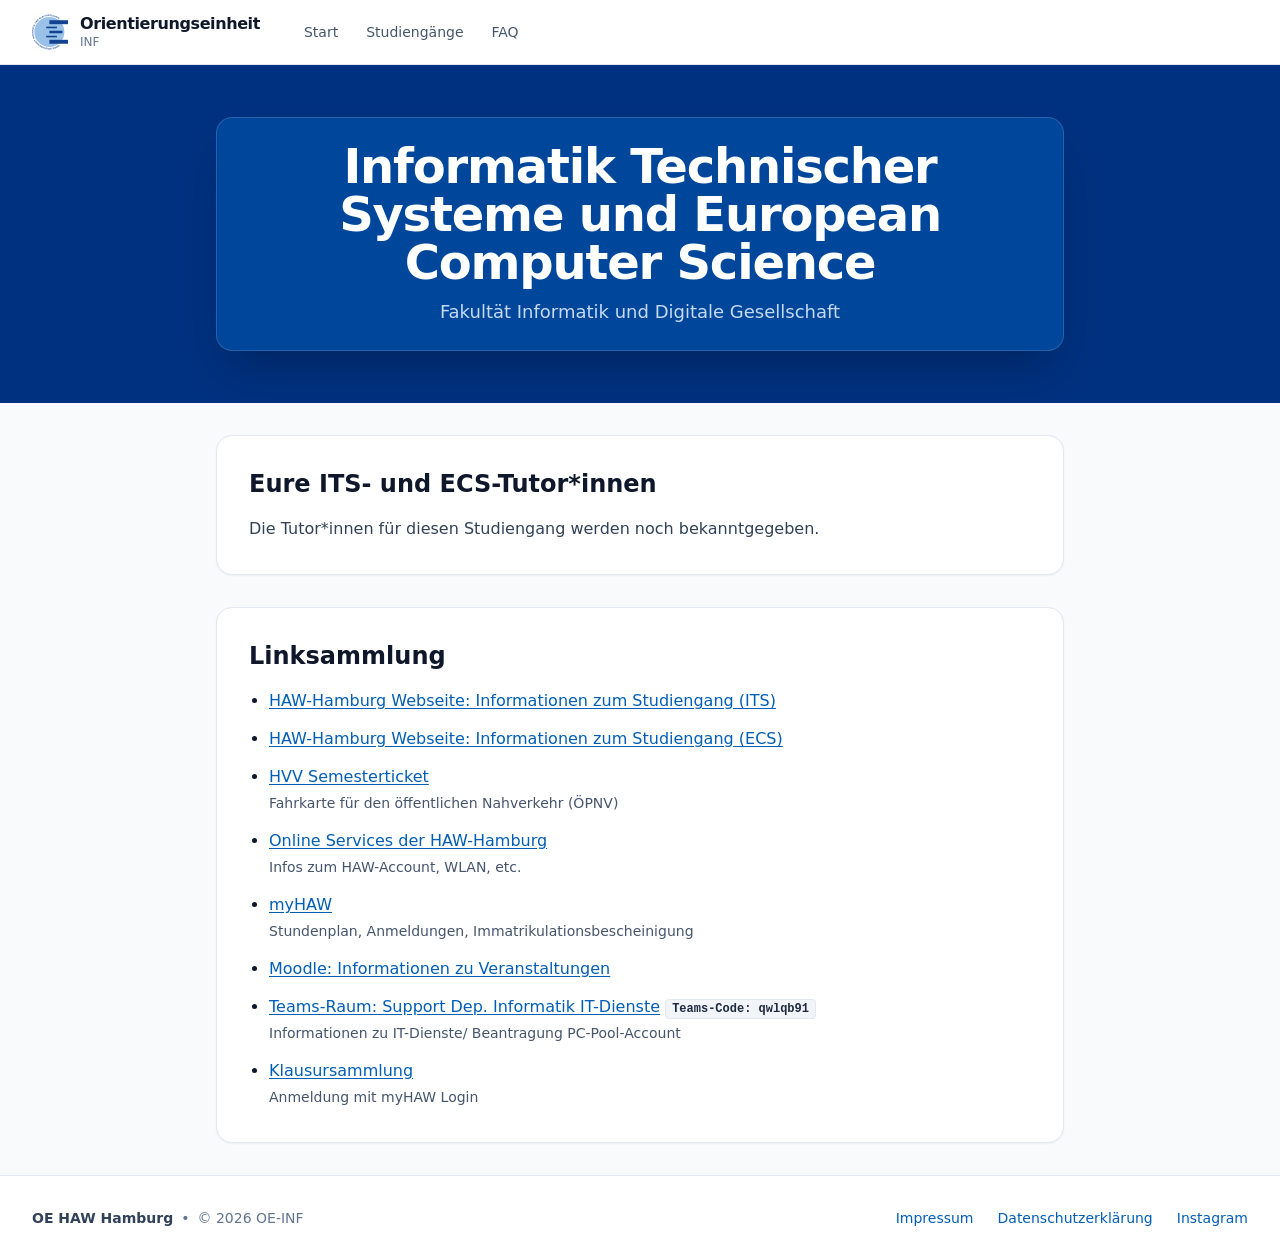
<file: studiengang/its-ecs/index.html>
<!DOCTYPE html><html class="scroll-smooth" lang="de"><head><meta charset="UTF-8"><meta content="width=device-width, initial-scale=1.0" name="viewport"><title>Informatik Technischer Systeme (ITS) | European Computer Science (ECS) - Orientierungseinheit INF</title><link href="/favicon.ico" rel="icon" type="image/x-icon"><link rel="stylesheet" href="/_astro/Layout.CvoGTXN9.css"></head><body class="selection:bg-primary-200 selection:text-primary-900 flex min-h-screen flex-col bg-slate-50 text-slate-800 antialiased"><header class="sticky top-0 z-40 w-full border-b border-slate-200 bg-white backdrop-blur-md"><div class="mx-auto max-w-7xl px-4 sm:px-6 lg:px-8"><div class="flex h-16 items-center"><a class="group flex items-center gap-3 focus:outline-hidden justify-start" href="/"><svg viewBox="0 0 354.88 343.11" class="h-9 w-9"><defs><style>.cls-1{fill:#124491;}.cls-2{fill:#9ac2e8;}</style></defs><g id="Layer_2" data-name="Layer 2"><g id="Layer_1-2" data-name="Layer 1"><path class="cls-1" d="M261.5,304.69a7.93,7.93,0,0,1,2.83-1.22,7.51,7.51,0,0,1,5.63,1,7.17,7.17,0,0,1,2.14,2.11,7.27,7.27,0,0,1,1.15,2.77,7.45,7.45,0,0,1,0,2.9,7.64,7.64,0,0,1-1.14,2.7,8.12,8.12,0,0,1-2.2,2.17,8,8,0,0,1-2.81,1.2,7.42,7.42,0,0,1-2.93,0,7.55,7.55,0,0,1-6-6,7.21,7.21,0,0,1,0-2.89,7.29,7.29,0,0,1,1.14-2.7A7.8,7.8,0,0,1,261.5,304.69Zm1.55,2.29a4.38,4.38,0,0,0-1.3,1.31,4.55,4.55,0,0,0-.62,3.44,5.16,5.16,0,0,0,2.1,3.12,4.63,4.63,0,0,0,1.64.69,4.58,4.58,0,0,0,1.77,0,4.77,4.77,0,0,0,3-2,4.57,4.57,0,0,0,.66-1.64,4.64,4.64,0,0,0,0-1.78,4.82,4.82,0,0,0-.74-1.74,5.15,5.15,0,0,0-1.36-1.39,4.57,4.57,0,0,0-1.66-.7,4.39,4.39,0,0,0-1.77,0A4.55,4.55,0,0,0,263.05,307Z" transform="translate(-3.1 -2.96)" /><path class="cls-1" d="M252.65,310.61l6.81,12.86-6.26,3.32a5.82,5.82,0,0,1-2.6.73,4.28,4.28,0,0,1-4-2.36,4.14,4.14,0,0,1-.46-2.52,4.59,4.59,0,0,1,1.08-2.37l-5.67-3.8,3-1.58,5.13,3.59,2.9-1.54L250,312Zm1.1,8.52-3.38,1.79a2.39,2.39,0,0,0-1.19,1.25,2,2,0,0,0,1.33,2.51,2.36,2.36,0,0,0,1.7-.28l3.38-1.79Z" transform="translate(-3.1 -2.96)" /><path class="cls-1" d="M239.16,317.44l5.9,13.31L242.3,332l-5.9-13.31Z" transform="translate(-3.1 -2.96)" /><path class="cls-1" d="M233.13,320.13l5,13.68-10.51,3.83-.9-2.46,7.68-2.8-1.14-3.13-5.06,1.85-.87-2.36,5.06-1.85-1.19-3.27-7.75,2.84-.9-2.46Z" transform="translate(-3.1 -2.96)" /><path class="cls-1" d="M219.6,324.94l3.61,14.1-2.78.71-9.33-7.31,2.34,9.1-2.76.71-3.62-14.1,2.58-.66,9.61,7.58-2.41-9.43Z" transform="translate(-3.1 -2.96)" /><path class="cls-1" d="M199.63,329.41l1.79,11.76,4.85-.74.4,2.63L194,345l-.41-2.63,4.84-.73-1.8-11.77Z" transform="translate(-3.1 -2.96)" /><path class="cls-1" d="M189.17,330.75l1.23,14.5-3,.26L186.17,331Z" transform="translate(-3.1 -2.96)" /><path class="cls-1" d="M182.55,331.31l.26,14.56-11.19.19-.05-2.62,8.18-.14-.06-3.33-5.39.1,0-2.52,5.38-.09-.06-3.48-8.25.15-.05-2.62Z" transform="translate(-3.1 -2.96)" /><path class="cls-1" d="M168.22,331.41l-1.09,14.52-7.07-.53a5.63,5.63,0,0,1-2.58-.77,4.3,4.3,0,0,1-1.65-1.71,4.35,4.35,0,0,1-.45-2.4,4.09,4.09,0,0,1,1-2.38,4.58,4.58,0,0,1,2.17-1.43l-2.76-6.23,3.36.25,2.42,5.77,3.28.25.41-5.56Zm-3.61,7.81-3.82-.29a2.36,2.36,0,0,0-1.66.42,1.75,1.75,0,0,0-.72,1.36,1.81,1.81,0,0,0,.5,1.48,2.37,2.37,0,0,0,1.59.66l3.82.29Z" transform="translate(-3.1 -2.96)" /><path class="cls-1" d="M147.11,328.85a7,7,0,0,1,3.22,1.37,5.37,5.37,0,0,1,1.81,2.61,7.21,7.21,0,0,1,.17,3.55l-1.43,8.13-2.95-.52,1.43-8.13a4.41,4.41,0,0,0-.07-2,3,3,0,0,0-1-1.48,3.4,3.4,0,0,0-1.69-.75,3.48,3.48,0,0,0-1.89.12,3,3,0,0,0-1.39,1.06,4.47,4.47,0,0,0-.75,1.89l-1.43,8.13-3-.52,1.43-8.14a7.17,7.17,0,0,1,1.38-3.25,5.44,5.44,0,0,1,2.59-1.84A6.92,6.92,0,0,1,147.11,328.85Z" transform="translate(-3.1 -2.96)" /><path class="cls-1" d="M137.47,327.19l-4,14-2.76-.79-4.35-11-2.59,9-2.74-.78,4-14,2.56.73,4.46,11.41,2.68-9.36Z" transform="translate(-3.1 -2.96)" /><path class="cls-1" d="M115.12,319.58a7.74,7.74,0,0,1,4.25,4.08,7.34,7.34,0,0,1,.63,2.84,7.45,7.45,0,0,1-.58,2.94,7.11,7.11,0,0,1-1.66,2.5,7.41,7.41,0,0,1-2.41,1.6,7.29,7.29,0,0,1-2.86.56,7.68,7.68,0,0,1-3-.61,8.35,8.35,0,0,1-2.88-1.95,7,7,0,0,1-1.69-2.86l2.67-1a4.94,4.94,0,0,0,3,3.24,4.59,4.59,0,0,0,1.83.36,4.49,4.49,0,0,0,1.71-.38,4.68,4.68,0,0,0,1.45-1,5.18,5.18,0,0,0,1-1.63,5,5,0,0,0,.38-1.88,4.36,4.36,0,0,0-.34-1.77,4.67,4.67,0,0,0-2.58-2.53,4.42,4.42,0,0,0-1.86-.33,4,4,0,0,0-1.71.47,3.6,3.6,0,0,0-1.29,1.16l4,1.63-1,2.42-7-2.85.35-.84a7.82,7.82,0,0,1,1.64-2.56,7.14,7.14,0,0,1,2.31-1.61,7,7,0,0,1,2.73-.59A7.46,7.46,0,0,1,115.12,319.58Z" transform="translate(-3.1 -2.96)" /><path class="cls-1" d="M101.12,313a9.25,9.25,0,0,1,2.72,2.2,9.81,9.81,0,0,1,1.77,3l-2.55,1.12a9.11,9.11,0,0,0-1.39-2.59,6.13,6.13,0,0,0-2-1.62,5,5,0,0,0-1.5-.55,2.29,2.29,0,0,0-1.21.08,1.46,1.46,0,0,0-.78.69,1.39,1.39,0,0,0-.07,1.28,4.24,4.24,0,0,0,1.34,1.42l2.32,1.8a5.17,5.17,0,0,1,1.88,2.5,3.48,3.48,0,0,1-.34,2.72,3.93,3.93,0,0,1-1.73,1.74,4.45,4.45,0,0,1-2.46.4,7.83,7.83,0,0,1-2.94-1,10,10,0,0,1-2.57-2,8.52,8.52,0,0,1-1.78-2.65l2.47-1.2a7.6,7.6,0,0,0,3.24,3.7,4.59,4.59,0,0,0,1.35.48,2.22,2.22,0,0,0,1.08-.07,1.24,1.24,0,0,0,.68-.59,1.2,1.2,0,0,0,.07-1.17,4.12,4.12,0,0,0-1.14-1.24l-2.22-1.68a6.11,6.11,0,0,1-2.24-2.76,3.55,3.55,0,0,1,.31-2.91,4.08,4.08,0,0,1,1.82-1.81A5,5,0,0,1,98,312,8.43,8.43,0,0,1,101.12,313Z" transform="translate(-3.1 -2.96)" /><path class="cls-1" d="M93.24,308.9l-8,12.18L75.9,315l1.44-2.19,6.84,4.47L86,314.45l-4.51-2.95,1.38-2.11,4.51,2.95,1.9-2.9-6.91-4.53,1.44-2.19Z" transform="translate(-3.1 -2.96)" /><path class="cls-1" d="M81.35,300.81l-8.77,11.63-2.41-1.82L78.94,299Z" transform="translate(-3.1 -2.96)" /><path class="cls-1" d="M76.05,296.88l-9.6,10.94-2.16-1.89.77-11.83-6.2,7.07-2.14-1.88,9.6-10.94,2,1.75-.83,12.22L73.9,295Z" transform="translate(-3.1 -2.96)" /><path class="cls-1" d="M63.78,285.87,53.1,295.76l-2.05-2.21,4.29-4-4.55-4.92-4.29,4-2-2.22,10.68-9.89,2,2.21-4.36,4,4.55,4.92,4.36-4Z" transform="translate(-3.1 -2.96)" /><path class="cls-1" d="M52.87,273.77l-11.59,8.81-6.77-8.91,2.09-1.59,4.94,6.51,2.65-2-3.26-4.29,2-1.52,3.25,4.28L49,273l-5-6.57,2.09-1.59Z" transform="translate(-3.1 -2.96)" /><path class="cls-1" d="M44.37,262.17l-12.15,8-1.66-2.52,12.15-8Z" transform="translate(-3.1 -2.96)" /><path class="cls-1" d="M38.75,253.19,28.4,259.06l2.42,4.27-2.31,1.32L22.19,253.5l2.31-1.31,2.41,4.25,10.35-5.87Z" transform="translate(-3.1 -2.96)" /><path class="cls-1" d="M29.52,234.5,16,239.93l-1.13-2.8,13.51-5.43Z" transform="translate(-3.1 -2.96)" /><path class="cls-1" d="M27,228.39l-13.87,4.42-.87-2.73L19,220.35l-9,2.85-.87-2.72,13.88-4.41.8,2.53-7,10,9.28-2.95Z" transform="translate(-3.1 -2.96)" /><path class="cls-1" d="M22.23,212.6,8,215.63l-2.33-11,2.56-.55,1.71,8,3.36-.72-1.14-5.35,2.46-.52,1.14,5.35,5.86-1.25Z" transform="translate(-3.1 -2.96)" /><path class="cls-1" d="M18.92,192.45a8,8,0,0,1-.23,3.07,7.51,7.51,0,0,1-1.31,2.62,7.67,7.67,0,0,1-2.19,1.9,7.24,7.24,0,0,1-2.86.92,7.26,7.26,0,0,1-3-.25,7.75,7.75,0,0,1-2.57-1.36,7.56,7.56,0,0,1-1.86-2.26,7.87,7.87,0,0,1,.63-8.62,7.35,7.35,0,0,1,5.05-2.8,7.38,7.38,0,0,1,5.55,1.6A7.62,7.62,0,0,1,18,189.53,7.92,7.92,0,0,1,18.92,192.45Zm-2.75.31A4.51,4.51,0,0,0,15.6,191a4.74,4.74,0,0,0-1.15-1.33,4.59,4.59,0,0,0-1.61-.8,4.83,4.83,0,0,0-1.9-.14,5,5,0,0,0-1.84.56,4.61,4.61,0,0,0-1.37,1.14A4.89,4.89,0,0,0,6.9,192a4.44,4.44,0,0,0-.16,1.82,4.77,4.77,0,0,0,.57,1.79,4.55,4.55,0,0,0,1.16,1.34,4.61,4.61,0,0,0,1.59.81,4.89,4.89,0,0,0,1.88.14,5.06,5.06,0,0,0,1.86-.57,4.7,4.7,0,0,0,1.39-1.14,4.62,4.62,0,0,0,.82-1.57A4.57,4.57,0,0,0,16.17,192.76Z" transform="translate(-3.1 -2.96)" /><path class="cls-1" d="M17.78,181.85l-14.56.23L3.1,175a6,6,0,0,1,.53-2.64,4.27,4.27,0,0,1,3.91-2.46,4,4,0,0,1,2.45.73,4.49,4.49,0,0,1,1.63,2l6-3.32.05,3.37-5.53,2.94.06,3.28,5.57-.09ZM9.68,179l-.06-3.82a2.39,2.39,0,0,0-.57-1.63,1.8,1.8,0,0,0-1.42-.59,1.82,1.82,0,0,0-1.43.64,2.39,2.39,0,0,0-.51,1.64L5.75,179Z" transform="translate(-3.1 -2.96)" /><path class="cls-1" d="M17.67,166.77,3.18,165.34l.38-3.87,8.22-3.19-7.43-4.74.37-3.83,14.49,1.43L18.94,154l-10.67-1,9.13,6L7.24,162.94,17.94,164Z" transform="translate(-3.1 -2.96)" /><path class="cls-1" d="M19.55,149l-13-8.91.74-3.41,15.47-2.73-.68,3.2-4,.64-1.26,5.9,3.41,2.24Zm-4.93-6.74.87-4.08-5.68.89Z" transform="translate(-3.1 -2.96)" /><path class="cls-1" d="M23.89,130.63,12.5,127.2l-1.41,4.7-2.55-.77,3.69-12.27,2.55.77-1.41,4.68,11.39,3.43Z" transform="translate(-3.1 -2.96)" /><path class="cls-1" d="M27.18,120.61l-13.63-5.13,1.06-2.82,13.63,5.13Z" transform="translate(-3.1 -2.96)" /><path class="cls-1" d="M29.48,114.41l-13.23-6.08,1.26-2.74,5.92,2.72L20.17,99.8l1.54-3.34,3.34,9.32,10-3.54-1.69,3.67-8.79,2.94,6.14,2.82Z" transform="translate(-3.1 -2.96)" /><path class="cls-1" d="M44.94,86.47a7,7,0,0,1-2.58,2.37,5.35,5.35,0,0,1-3.12.58,7.25,7.25,0,0,1-3.3-1.3l-6.83-4.65L30.8,81l6.82,4.64a4.33,4.33,0,0,0,1.89.77,3,3,0,0,0,1.74-.28,3.51,3.51,0,0,0,1.38-1.23,3.57,3.57,0,0,0,.67-1.78,3,3,0,0,0-.41-1.69A4.43,4.43,0,0,0,41.48,80l-6.82-4.65,1.69-2.49,6.83,4.64a7.16,7.16,0,0,1,2.4,2.59,5.59,5.59,0,0,1,.62,3.13A7,7,0,0,1,44.94,86.47Z" transform="translate(-3.1 -2.96)" /><path class="cls-1" d="M50.42,78.34,39.29,69l1.85-2.2L53,67.3l-7.19-6.06,1.84-2.17,11.13,9.38-1.72,2-12.22-.6,7.44,6.27Z" transform="translate(-3.1 -2.96)" /><path class="cls-1" d="M61.19,65.87,51.09,55.38l4-3.88a8.17,8.17,0,0,1,2.58-1.71,7.81,7.81,0,0,1,2.83-.57,7.43,7.43,0,0,1,2.78.54,7.06,7.06,0,0,1,4.4,6.91,7.79,7.79,0,0,1-.69,2.8A8,8,0,0,1,65.22,62Zm.31-4,1.83-1.76a4.6,4.6,0,0,0,1.06-1.52,4.73,4.73,0,0,0,.39-1.73,4.18,4.18,0,0,0-.3-1.71,4.53,4.53,0,0,0-1-1.54A4.79,4.79,0,0,0,62,52.52a4.58,4.58,0,0,0-5,.92l-1.85,1.78Z" transform="translate(-3.1 -2.96)" /><path class="cls-1" d="M81.17,48.3l-8.26-12L82.12,30l1.49,2.16-6.73,4.64,1.89,2.74,4.43-3.06,1.43,2.08-4.43,3,2,2.86L89,39.75l1.48,2.15Z" transform="translate(-3.1 -2.96)" /><path class="cls-1" d="M93.09,40.29,86,27.6l2.63-1.48,5.84,10.37,6.94-3.91,1.3,2.32Z" transform="translate(-3.1 -2.96)" /><path class="cls-1" d="M105.34,33.56l-6-13.28,10.21-4.58,1.08,2.39-7.46,3.35,1.36,3,4.92-2.21,1,2.3-4.91,2.21L107,29.94l7.53-3.39,1.08,2.39Z" transform="translate(-3.1 -2.96)" /><path class="cls-1" d="M118.51,27.8,113.84,14l2.86-1,2.09,6.17L122.73,11l3.48-1.18-4.47,8.83,9.46,4.86-3.82,1.29-8.18-4.37,2.17,6.41Z" transform="translate(-3.1 -2.96)" /><path class="cls-1" d="M136.88,22.17l-2.73-11.58-4.78,1.13-.61-2.59,12.47-2.94.62,2.59L137.09,9.9l2.73,11.58Z" transform="translate(-3.1 -2.96)" /><path class="cls-1" d="M147.15,19.91l-2-14.42,7-1a5.89,5.89,0,0,1,2.68.21,4.27,4.27,0,0,1,2,1.34,4.33,4.33,0,0,1,1,2.24,4.1,4.1,0,0,1-.43,2.52,4.59,4.59,0,0,1-1.82,1.86l4,5.52-3.34.46-3.58-5.14-3.26.45.76,5.52Zm1.9-8.38,3.79-.52a2.44,2.44,0,0,0,1.54-.76,1.8,1.8,0,0,0,.42-1.49A1.86,1.86,0,0,0,154,7.42a2.4,2.4,0,0,0-1.69-.31l-3.79.52Z" transform="translate(-3.1 -2.96)" /><path class="cls-1" d="M169.26,18a7.83,7.83,0,0,1-3-.47A7.54,7.54,0,0,1,163.71,16,7.79,7.79,0,0,1,162,13.64a7.56,7.56,0,0,1-.19-5.88,7.61,7.61,0,0,1,1.57-2.45,7.42,7.42,0,0,1,2.4-1.68,8.2,8.2,0,0,1,6-.19A7.5,7.5,0,0,1,174.3,5,7.37,7.37,0,0,1,176,7.3a7.48,7.48,0,0,1-1.36,8.32,7.53,7.53,0,0,1-2.4,1.68A7.87,7.87,0,0,1,169.26,18Zm-.09-2.76a4.49,4.49,0,0,0,1.8-.42,4.77,4.77,0,0,0,1.42-1,4.7,4.7,0,0,0,.93-1.54,4.91,4.91,0,0,0,.29-1.88,4.93,4.93,0,0,0-.41-1.88,4.76,4.76,0,0,0-1-1.46,4.63,4.63,0,0,0-1.49-1,4.49,4.49,0,0,0-1.8-.3,4.56,4.56,0,0,0-3.26,1.47,4.67,4.67,0,0,0-.93,1.51,5,5,0,0,0-.29,1.87,4.94,4.94,0,0,0,.42,1.9,4.57,4.57,0,0,0,4.35,2.73Z" transform="translate(-3.1 -2.96)" /><path class="cls-1" d="M183,17.89,183.76,6l-4.9-.31L179,3l12.79.82-.17,2.66-4.88-.31L186,18.08Z" transform="translate(-3.1 -2.96)" /><path class="cls-1" d="M193.51,18.73l2.26-14.39,11,1.74-.4,2.59L198.34,7.4l-.51,3.29,5.32.83L202.76,14l-5.32-.84-.54,3.43,8.16,1.29-.41,2.58Z" transform="translate(-3.1 -2.96)" /><path class="cls-1" d="M213.75,22.87a8.23,8.23,0,0,1-2.81-1.3,7.71,7.71,0,0,1-2-2.15,7.4,7.4,0,0,1-1-2.71,7.28,7.28,0,0,1,.15-3A7.47,7.47,0,0,1,209.37,11a7.55,7.55,0,0,1,2.19-1.91,7.71,7.71,0,0,1,2.78-.95,7.88,7.88,0,0,1,3.08.19,8,8,0,0,1,2.18.89,8.3,8.3,0,0,1,1.79,1.42,6.45,6.45,0,0,1,1.25,1.81l-2.46,1.44a5,5,0,0,0-1.4-1.86,5,5,0,0,0-2-1,4.7,4.7,0,0,0-1.86-.1,4.56,4.56,0,0,0-3,1.81,5.06,5.06,0,0,0-.91,3.65,4.87,4.87,0,0,0,.6,1.69,4.51,4.51,0,0,0,1.21,1.33,4.81,4.81,0,0,0,1.76.8,5,5,0,0,0,2.2.07,5.22,5.22,0,0,0,2-.91l1.41,2.38a7.19,7.19,0,0,1-1.93,1,8.28,8.28,0,0,1-2.23.39A8.66,8.66,0,0,1,213.75,22.87Z" transform="translate(-3.1 -2.96)" /><path class="cls-1" d="M222.16,25l5-13.68,2.83,1-2,5.49,6.29,2.3,2-5.49,2.83,1-5,13.68-2.83-1,2-5.59L227,20.4,225,26Z" transform="translate(-3.1 -2.96)" /><path class="cls-1" d="M237.39,30.72l6.41-13.08,2.57,1.27,2.35,11.61,4.13-8.44,2.56,1.26L249,36.41l-2.39-1.17-2.38-12L240,32Z" transform="translate(-3.1 -2.96)" /><path class="cls-1" d="M252.07,38.27l7.36-12.57,2.6,1.53-7.35,12.56Z" transform="translate(-3.1 -2.96)" /><path class="cls-1" d="M257.79,41.58l8.22-12,2.49,1.71-3.68,5.37,8.93-1.78,3,2.08L267,38.66l1.8,10.48-3.33-2.27-1.42-9.17-3.81,5.58Z" transform="translate(-3.1 -2.96)" /><path class="cls-2" d="M322.43,174.4a148.07,148.07,0,1,1-148-148A148.05,148.05,0,0,1,322.43,174.4Z" transform="translate(-3.1 -2.96)" /><rect class="cls-1" x="171.27" y="158.94" width="128.62" height="25.3" /><rect class="cls-1" x="140.04" y="118.76" width="105.93" height="16.25" /><rect class="cls-1" x="139.77" y="208.17" width="105.93" height="16.25" /><rect class="cls-1" x="171.27" y="248.48" width="183.6" height="39.03" /><rect class="cls-1" x="171.27" y="55.39" width="183.6" height="39.03" /></g></g></svg><div class="flex flex-col"><span class="text-base leading-tight font-bold tracking-tight text-slate-900">Orientierungseinheit</span><span class="text-xs font-medium text-slate-500"> INF </span></div></a><!-- Desktop Navigation --><nav class="hidden items-center gap-1 pl-8 md:flex"><a class="rounded-md px-3 py-2 font-medium text-sm hover:text-primary-700 text-slate-600 hover:bg-slate-50" href="/">Start</a><a class="rounded-md px-3 py-2 font-medium text-sm hover:text-primary-700 text-slate-600 hover:bg-slate-50" href="/studiengang">Studiengänge</a><a class="rounded-md px-3 py-2 font-medium text-sm hover:text-primary-700 text-slate-600 hover:bg-slate-50" href="/faq">FAQ</a></nav><div class="flex grow items-center justify-end gap-2"><!-- Mobile Menu Toggle Button --><button aria-controls="mobile-menu" aria-expanded="false" aria-label="Menü öffnen" class="group inline-flex h-10 w-10 items-center justify-center rounded-lg text-slate-600 hover:bg-slate-100 focus:outline-hidden md:hidden" id="mobile-menu-btn" type="button"><span class="sr-only">Menü umschalten</span><span class="relative h-6 w-6"><svg fill="none" stroke="currentColor" viewBox="0 0 24 24" stroke-width="2" stroke-linecap="round" stroke-linejoin="round" class="absolute inset-0 h-6 w-6 transition-all duration-300 ease-in-out group-aria-expanded:scale-0 group-aria-expanded:rotate-90 group-aria-expanded:opacity-0">
  <path d="M4 6h16M4 12h16M4 18h16"></path>
</svg><svg fill="none" stroke="currentColor" viewBox="0 0 24 24" stroke-width="2" stroke-linecap="round" stroke-linejoin="round" class="absolute inset-0 h-6 w-6 scale-0 -rotate-90 opacity-0 transition-all duration-300 ease-in-out group-aria-expanded:scale-100 group-aria-expanded:rotate-0 group-aria-expanded:opacity-100">
  <path d="M18 6L6 18M6 6l12 12"></path>
</svg></span></button></div></div></div><div aria-hidden="true" class="group/menu grid grid-rows-[0fr] transition-[grid-template-rows] duration-300 ease-in-out data-[open=true]:grid-rows-[1fr] md:hidden" data-open="false" id="mobile-menu" inert><div class="overflow-hidden border-t border-slate-200 bg-white"><div class="-translate-y-1 space-y-1 px-4 pt-2 pb-4 opacity-0 transition-all duration-300 ease-out group-data-[open=true]/menu:translate-y-0 group-data-[open=true]/menu:opacity-100"><a class="rounded-md px-3 py-2 font-medium block text-base hover:text-primary-700 text-slate-600 hover:bg-slate-50" href="/">Start</a><a class="rounded-md px-3 py-2 font-medium block text-base hover:text-primary-700 text-slate-600 hover:bg-slate-50" href="/studiengang">Studiengänge</a><a class="rounded-md px-3 py-2 font-medium block text-base hover:text-primary-700 text-slate-600 hover:bg-slate-50" href="/faq">FAQ</a></div></div></div></header><script type="module">function e(){let e=document.querySelector(`#mobile-menu-btn`),t=document.querySelector(`#mobile-menu`);if(!e||!t||e.dataset.menuInitialized===`true`)return;e.dataset.menuInitialized=`true`;let n=n=>{e.setAttribute(`aria-expanded`,n?`true`:`false`),e.setAttribute(`aria-label`,n?`Menü schließen`:`Menü öffnen`),t.setAttribute(`data-open`,n?`true`:`false`),t.setAttribute(`aria-hidden`,n?`false`:`true`),n?t.removeAttribute(`inert`):t.setAttribute(`inert`,``)};e.addEventListener(`click`,()=>{let t=e.getAttribute(`aria-expanded`)===`true`;n(!t)})}e(),document.addEventListener(`astro:after-swap`,e);</script><main class="flex flex-1 flex-col"><section class="relative flex items-center justify-center overflow-hidden text-white bg-primary-900 py-8 sm:py-10"><div class="relative z-10 mx-auto flex w-full max-w-4xl flex-col items-center px-4 text-center sm:px-6 py-2 sm:py-3"><div class="bg-primary-700 w-full rounded-2xl border border-white/15 px-6 py-5 text-white shadow-2xl backdrop-blur-md sm:py-6"><h1 class="text-3xl font-black tracking-tight text-white sm:text-4xl md:text-5xl mb-3">Informatik Technischer Systeme und European Computer Science</h1><p class="text-primary-100/90 mx-auto max-w-4xl text-sm font-medium sm:text-base md:text-lg">Fakultät Informatik und Digitale Gesellschaft</p></div></div></section><div class="mx-auto w-full max-w-4xl space-y-8 px-4 py-8 sm:px-6"><div class="rounded-2xl p-6 sm:p-8 bg-white border border-slate-200 shadow-xs text-slate-900"><div class="mb-4 flex items-center gap-3"><h2 class="text-2xl font-bold">Eure ITS- und ECS-Tutor*innen</h2></div><p class="text-base leading-relaxed text-slate-700">Die Tutor*innen für diesen Studiengang werden noch bekanntgegeben.</p></div><div class="rounded-2xl p-6 sm:p-8 bg-white border border-slate-200 shadow-xs text-slate-900"><div class="mb-4 flex items-center gap-3"><h2 class="text-2xl font-bold">Linksammlung</h2></div><ul class="list-disc space-y-3 pl-5"><li class="leading-relaxed"><div><a class="text-primary-600 hover:text-primary-800 font-medium underline underline-offset-2 transition-colors inline-block" href="https://www.haw-hamburg.de/bachelor-technische-informatik-studierende/" rel="noopener noreferrer" target="_blank">HAW-Hamburg Webseite: Informationen zum Studiengang (ITS)</a> </div></li><li class="leading-relaxed"><div><a class="text-primary-600 hover:text-primary-800 font-medium underline underline-offset-2 transition-colors inline-block" href="https://www.haw-hamburg.de/bachelor-elektrotechnik-und-informationstechnik-studierende/" rel="noopener noreferrer" target="_blank">HAW-Hamburg Webseite: Informationen zum Studiengang (ECS)</a> </div></li><li class="leading-relaxed"><div><a class="text-primary-600 hover:text-primary-800 font-medium underline underline-offset-2 transition-colors inline-block" href="https://www.haw-hamburg.de/ticket/" rel="noopener noreferrer" target="_blank">HVV Semesterticket</a> </div><span class="mt-0.5 text-sm text-slate-600">Fahrkarte für den öffentlichen Nahverkehr (ÖPNV)</span></li><li class="leading-relaxed"><div><a class="text-primary-600 hover:text-primary-800 font-medium underline underline-offset-2 transition-colors inline-block" href="https://www.haw-hamburg.de/online-services/" rel="noopener noreferrer" target="_blank">Online Services der HAW-Hamburg</a> </div><span class="mt-0.5 text-sm text-slate-600">Infos zum HAW-Account, WLAN, etc.</span></li><li class="leading-relaxed"><div><a class="text-primary-600 hover:text-primary-800 font-medium underline underline-offset-2 transition-colors inline-block" href="https://myhaw.haw-hamburg.de/qisserver/pages/cs/sys/portal/hisinoneStartPage.faces" rel="noopener noreferrer" target="_blank">myHAW</a> </div><span class="mt-0.5 text-sm text-slate-600">Stundenplan, Anmeldungen, Immatrikulationsbescheinigung</span></li><li class="leading-relaxed"><div><a class="text-primary-600 hover:text-primary-800 font-medium underline underline-offset-2 transition-colors inline-block" href="https://moodle.haw-hamburg.de/course/view.php?id=9907" rel="noopener noreferrer" target="_blank">Moodle: Informationen zu Veranstaltungen</a> </div></li><li class="leading-relaxed"><div><a class="text-primary-600 hover:text-primary-800 font-medium underline underline-offset-2 transition-colors inline-block" href="https://teams.microsoft.com/l/team/19%3ay5ntVez7ReKIrVVO8wpA4uZ0R2DDOcRY_ycOPU0os5k1%40thread.tacv2/conversations?groupId=210ebdb1-ac51-4456-af15-7b0c570b3945&amp;tenantId=2c6cac8d-ab61-47b3-8209-4df2e46aefbc" rel="noopener noreferrer" target="_blank">Teams-Raum: Support Dep. Informatik IT-Dienste</a> <span class="rounded border border-slate-200 bg-slate-100 px-1.5 py-0.5 font-mono text-xs font-semibold text-slate-800">Teams&#x2011;Code:&nbsp;qwlqb91</span></div><span class="mt-0.5 text-sm text-slate-600">Informationen zu IT-Dienste/ Beantragung PC-Pool-Account</span></li><li class="leading-relaxed"><div><a class="text-primary-600 hover:text-primary-800 font-medium underline underline-offset-2 transition-colors inline-block" href="https://klausuren.i2e.fsr.haw-hamburg.de" rel="noopener noreferrer" target="_blank">Klausursammlung</a> </div><span class="mt-0.5 text-sm text-slate-600">Anmeldung mit myHAW Login</span></li></ul></div></div></main><footer class="mt-auto border-t border-slate-200 bg-white py-8"><div class="mx-auto max-w-7xl px-4 sm:px-6 lg:px-8"><div class="flex flex-col items-center justify-between gap-4 text-sm text-slate-500 md:flex-row"><div class="flex flex-wrap items-center gap-2 text-center md:text-left"><span class="font-semibold text-slate-700">OE HAW Hamburg</span><span>&bull;</span><span>&copy; 2026 OE-INF</span></div><nav class="flex flex-wrap items-center justify-center gap-6"><a class="hover:text-primary-700" href="/impressum">
          Impressum
        </a><a class="hover:text-primary-700" href="/datenschutz">
          Datenschutzerklärung
        </a><a class="hover:text-primary-700" href="https://www.instagram.com/oe_emi_inf" rel="noopener noreferrer" target="_blank">
          Instagram
        </a></nav></div></div></footer></body></html>
</file>
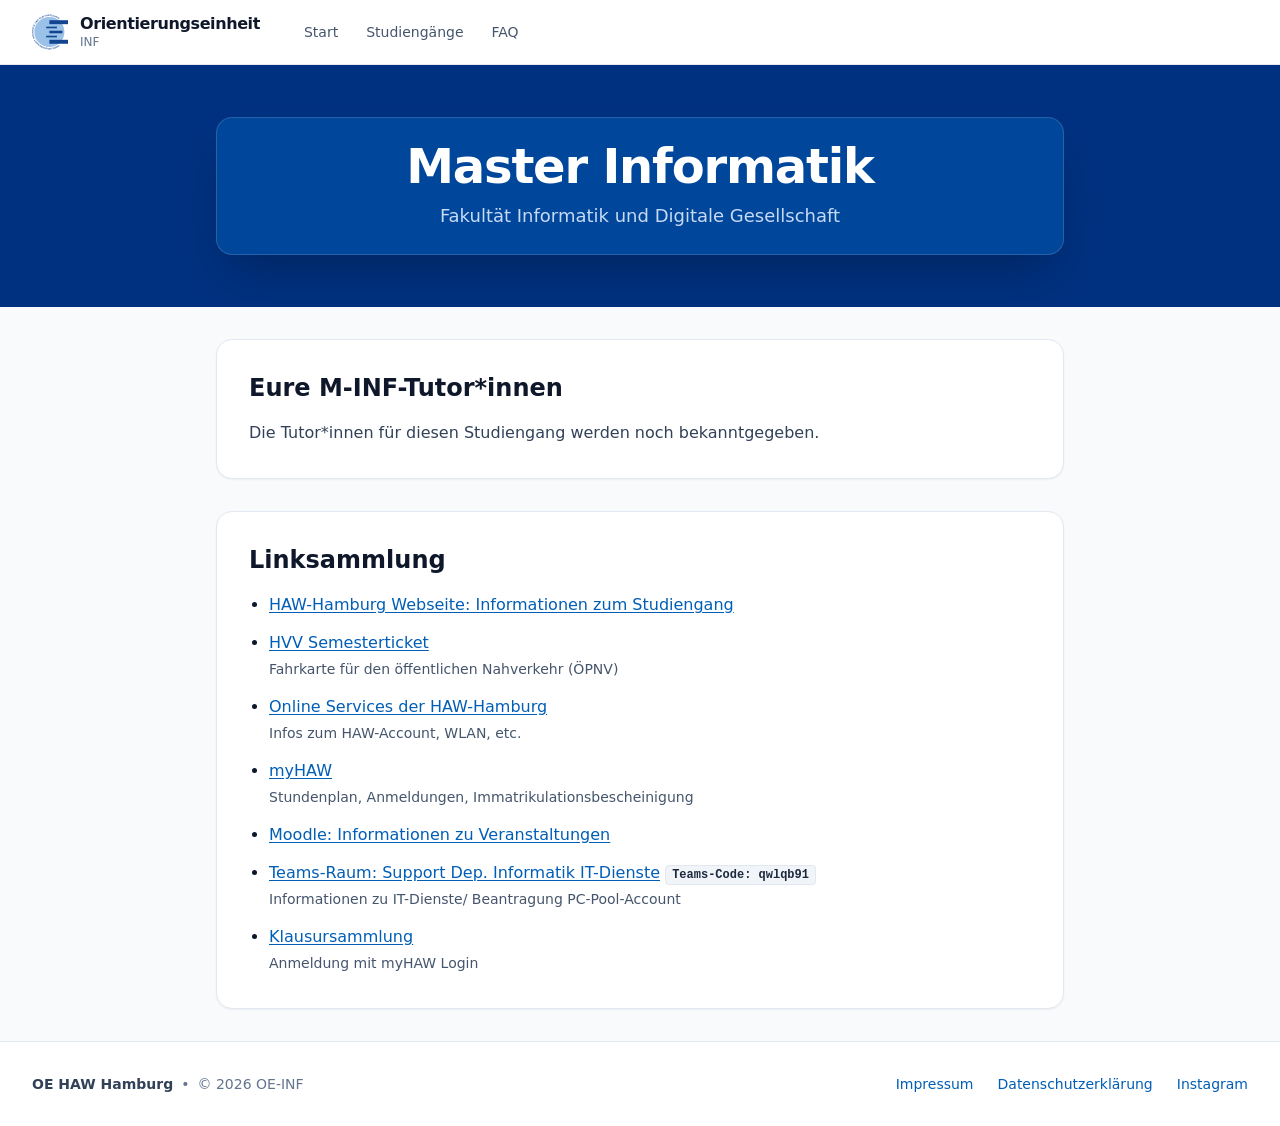
<file: studiengang/m-inf/index.html>
<!DOCTYPE html><html class="scroll-smooth" lang="de"><head><meta charset="UTF-8"><meta content="width=device-width, initial-scale=1.0" name="viewport"><title>Master Informatik (M-INF) - Orientierungseinheit INF</title><link href="/favicon.ico" rel="icon" type="image/x-icon"><link rel="stylesheet" href="/_astro/Layout.CvoGTXN9.css"></head><body class="selection:bg-primary-200 selection:text-primary-900 flex min-h-screen flex-col bg-slate-50 text-slate-800 antialiased"><header class="sticky top-0 z-40 w-full border-b border-slate-200 bg-white backdrop-blur-md"><div class="mx-auto max-w-7xl px-4 sm:px-6 lg:px-8"><div class="flex h-16 items-center"><a class="group flex items-center gap-3 focus:outline-hidden justify-start" href="/"><svg viewBox="0 0 354.88 343.11" class="h-9 w-9"><defs><style>.cls-1{fill:#124491;}.cls-2{fill:#9ac2e8;}</style></defs><g id="Layer_2" data-name="Layer 2"><g id="Layer_1-2" data-name="Layer 1"><path class="cls-1" d="M261.5,304.69a7.93,7.93,0,0,1,2.83-1.22,7.51,7.51,0,0,1,5.63,1,7.17,7.17,0,0,1,2.14,2.11,7.27,7.27,0,0,1,1.15,2.77,7.45,7.45,0,0,1,0,2.9,7.64,7.64,0,0,1-1.14,2.7,8.12,8.12,0,0,1-2.2,2.17,8,8,0,0,1-2.81,1.2,7.42,7.42,0,0,1-2.93,0,7.55,7.55,0,0,1-6-6,7.21,7.21,0,0,1,0-2.89,7.29,7.29,0,0,1,1.14-2.7A7.8,7.8,0,0,1,261.5,304.69Zm1.55,2.29a4.38,4.38,0,0,0-1.3,1.31,4.55,4.55,0,0,0-.62,3.44,5.16,5.16,0,0,0,2.1,3.12,4.63,4.63,0,0,0,1.64.69,4.58,4.58,0,0,0,1.77,0,4.77,4.77,0,0,0,3-2,4.57,4.57,0,0,0,.66-1.64,4.64,4.64,0,0,0,0-1.78,4.82,4.82,0,0,0-.74-1.74,5.15,5.15,0,0,0-1.36-1.39,4.57,4.57,0,0,0-1.66-.7,4.39,4.39,0,0,0-1.77,0A4.55,4.55,0,0,0,263.05,307Z" transform="translate(-3.1 -2.96)" /><path class="cls-1" d="M252.65,310.61l6.81,12.86-6.26,3.32a5.82,5.82,0,0,1-2.6.73,4.28,4.28,0,0,1-4-2.36,4.14,4.14,0,0,1-.46-2.52,4.59,4.59,0,0,1,1.08-2.37l-5.67-3.8,3-1.58,5.13,3.59,2.9-1.54L250,312Zm1.1,8.52-3.38,1.79a2.39,2.39,0,0,0-1.19,1.25,2,2,0,0,0,1.33,2.51,2.36,2.36,0,0,0,1.7-.28l3.38-1.79Z" transform="translate(-3.1 -2.96)" /><path class="cls-1" d="M239.16,317.44l5.9,13.31L242.3,332l-5.9-13.31Z" transform="translate(-3.1 -2.96)" /><path class="cls-1" d="M233.13,320.13l5,13.68-10.51,3.83-.9-2.46,7.68-2.8-1.14-3.13-5.06,1.85-.87-2.36,5.06-1.85-1.19-3.27-7.75,2.84-.9-2.46Z" transform="translate(-3.1 -2.96)" /><path class="cls-1" d="M219.6,324.94l3.61,14.1-2.78.71-9.33-7.31,2.34,9.1-2.76.71-3.62-14.1,2.58-.66,9.61,7.58-2.41-9.43Z" transform="translate(-3.1 -2.96)" /><path class="cls-1" d="M199.63,329.41l1.79,11.76,4.85-.74.4,2.63L194,345l-.41-2.63,4.84-.73-1.8-11.77Z" transform="translate(-3.1 -2.96)" /><path class="cls-1" d="M189.17,330.75l1.23,14.5-3,.26L186.17,331Z" transform="translate(-3.1 -2.96)" /><path class="cls-1" d="M182.55,331.31l.26,14.56-11.19.19-.05-2.62,8.18-.14-.06-3.33-5.39.1,0-2.52,5.38-.09-.06-3.48-8.25.15-.05-2.62Z" transform="translate(-3.1 -2.96)" /><path class="cls-1" d="M168.22,331.41l-1.09,14.52-7.07-.53a5.63,5.63,0,0,1-2.58-.77,4.3,4.3,0,0,1-1.65-1.71,4.35,4.35,0,0,1-.45-2.4,4.09,4.09,0,0,1,1-2.38,4.58,4.58,0,0,1,2.17-1.43l-2.76-6.23,3.36.25,2.42,5.77,3.28.25.41-5.56Zm-3.61,7.81-3.82-.29a2.36,2.36,0,0,0-1.66.42,1.75,1.75,0,0,0-.72,1.36,1.81,1.81,0,0,0,.5,1.48,2.37,2.37,0,0,0,1.59.66l3.82.29Z" transform="translate(-3.1 -2.96)" /><path class="cls-1" d="M147.11,328.85a7,7,0,0,1,3.22,1.37,5.37,5.37,0,0,1,1.81,2.61,7.21,7.21,0,0,1,.17,3.55l-1.43,8.13-2.95-.52,1.43-8.13a4.41,4.41,0,0,0-.07-2,3,3,0,0,0-1-1.48,3.4,3.4,0,0,0-1.69-.75,3.48,3.48,0,0,0-1.89.12,3,3,0,0,0-1.39,1.06,4.47,4.47,0,0,0-.75,1.89l-1.43,8.13-3-.52,1.43-8.14a7.17,7.17,0,0,1,1.38-3.25,5.44,5.44,0,0,1,2.59-1.84A6.92,6.92,0,0,1,147.11,328.85Z" transform="translate(-3.1 -2.96)" /><path class="cls-1" d="M137.47,327.19l-4,14-2.76-.79-4.35-11-2.59,9-2.74-.78,4-14,2.56.73,4.46,11.41,2.68-9.36Z" transform="translate(-3.1 -2.96)" /><path class="cls-1" d="M115.12,319.58a7.74,7.74,0,0,1,4.25,4.08,7.34,7.34,0,0,1,.63,2.84,7.45,7.45,0,0,1-.58,2.94,7.11,7.11,0,0,1-1.66,2.5,7.41,7.41,0,0,1-2.41,1.6,7.29,7.29,0,0,1-2.86.56,7.68,7.68,0,0,1-3-.61,8.35,8.35,0,0,1-2.88-1.95,7,7,0,0,1-1.69-2.86l2.67-1a4.94,4.94,0,0,0,3,3.24,4.59,4.59,0,0,0,1.83.36,4.49,4.49,0,0,0,1.71-.38,4.68,4.68,0,0,0,1.45-1,5.18,5.18,0,0,0,1-1.63,5,5,0,0,0,.38-1.88,4.36,4.36,0,0,0-.34-1.77,4.67,4.67,0,0,0-2.58-2.53,4.42,4.42,0,0,0-1.86-.33,4,4,0,0,0-1.71.47,3.6,3.6,0,0,0-1.29,1.16l4,1.63-1,2.42-7-2.85.35-.84a7.82,7.82,0,0,1,1.64-2.56,7.14,7.14,0,0,1,2.31-1.61,7,7,0,0,1,2.73-.59A7.46,7.46,0,0,1,115.12,319.58Z" transform="translate(-3.1 -2.96)" /><path class="cls-1" d="M101.12,313a9.25,9.25,0,0,1,2.72,2.2,9.81,9.81,0,0,1,1.77,3l-2.55,1.12a9.11,9.11,0,0,0-1.39-2.59,6.13,6.13,0,0,0-2-1.62,5,5,0,0,0-1.5-.55,2.29,2.29,0,0,0-1.21.08,1.46,1.46,0,0,0-.78.69,1.39,1.39,0,0,0-.07,1.28,4.24,4.24,0,0,0,1.34,1.42l2.32,1.8a5.17,5.17,0,0,1,1.88,2.5,3.48,3.48,0,0,1-.34,2.72,3.93,3.93,0,0,1-1.73,1.74,4.45,4.45,0,0,1-2.46.4,7.83,7.83,0,0,1-2.94-1,10,10,0,0,1-2.57-2,8.52,8.52,0,0,1-1.78-2.65l2.47-1.2a7.6,7.6,0,0,0,3.24,3.7,4.59,4.59,0,0,0,1.35.48,2.22,2.22,0,0,0,1.08-.07,1.24,1.24,0,0,0,.68-.59,1.2,1.2,0,0,0,.07-1.17,4.12,4.12,0,0,0-1.14-1.24l-2.22-1.68a6.11,6.11,0,0,1-2.24-2.76,3.55,3.55,0,0,1,.31-2.91,4.08,4.08,0,0,1,1.82-1.81A5,5,0,0,1,98,312,8.43,8.43,0,0,1,101.12,313Z" transform="translate(-3.1 -2.96)" /><path class="cls-1" d="M93.24,308.9l-8,12.18L75.9,315l1.44-2.19,6.84,4.47L86,314.45l-4.51-2.95,1.38-2.11,4.51,2.95,1.9-2.9-6.91-4.53,1.44-2.19Z" transform="translate(-3.1 -2.96)" /><path class="cls-1" d="M81.35,300.81l-8.77,11.63-2.41-1.82L78.94,299Z" transform="translate(-3.1 -2.96)" /><path class="cls-1" d="M76.05,296.88l-9.6,10.94-2.16-1.89.77-11.83-6.2,7.07-2.14-1.88,9.6-10.94,2,1.75-.83,12.22L73.9,295Z" transform="translate(-3.1 -2.96)" /><path class="cls-1" d="M63.78,285.87,53.1,295.76l-2.05-2.21,4.29-4-4.55-4.92-4.29,4-2-2.22,10.68-9.89,2,2.21-4.36,4,4.55,4.92,4.36-4Z" transform="translate(-3.1 -2.96)" /><path class="cls-1" d="M52.87,273.77l-11.59,8.81-6.77-8.91,2.09-1.59,4.94,6.51,2.65-2-3.26-4.29,2-1.52,3.25,4.28L49,273l-5-6.57,2.09-1.59Z" transform="translate(-3.1 -2.96)" /><path class="cls-1" d="M44.37,262.17l-12.15,8-1.66-2.52,12.15-8Z" transform="translate(-3.1 -2.96)" /><path class="cls-1" d="M38.75,253.19,28.4,259.06l2.42,4.27-2.31,1.32L22.19,253.5l2.31-1.31,2.41,4.25,10.35-5.87Z" transform="translate(-3.1 -2.96)" /><path class="cls-1" d="M29.52,234.5,16,239.93l-1.13-2.8,13.51-5.43Z" transform="translate(-3.1 -2.96)" /><path class="cls-1" d="M27,228.39l-13.87,4.42-.87-2.73L19,220.35l-9,2.85-.87-2.72,13.88-4.41.8,2.53-7,10,9.28-2.95Z" transform="translate(-3.1 -2.96)" /><path class="cls-1" d="M22.23,212.6,8,215.63l-2.33-11,2.56-.55,1.71,8,3.36-.72-1.14-5.35,2.46-.52,1.14,5.35,5.86-1.25Z" transform="translate(-3.1 -2.96)" /><path class="cls-1" d="M18.92,192.45a8,8,0,0,1-.23,3.07,7.51,7.51,0,0,1-1.31,2.62,7.67,7.67,0,0,1-2.19,1.9,7.24,7.24,0,0,1-2.86.92,7.26,7.26,0,0,1-3-.25,7.75,7.75,0,0,1-2.57-1.36,7.56,7.56,0,0,1-1.86-2.26,7.87,7.87,0,0,1,.63-8.62,7.35,7.35,0,0,1,5.05-2.8,7.38,7.38,0,0,1,5.55,1.6A7.62,7.62,0,0,1,18,189.53,7.92,7.92,0,0,1,18.92,192.45Zm-2.75.31A4.51,4.51,0,0,0,15.6,191a4.74,4.74,0,0,0-1.15-1.33,4.59,4.59,0,0,0-1.61-.8,4.83,4.83,0,0,0-1.9-.14,5,5,0,0,0-1.84.56,4.61,4.61,0,0,0-1.37,1.14A4.89,4.89,0,0,0,6.9,192a4.44,4.44,0,0,0-.16,1.82,4.77,4.77,0,0,0,.57,1.79,4.55,4.55,0,0,0,1.16,1.34,4.61,4.61,0,0,0,1.59.81,4.89,4.89,0,0,0,1.88.14,5.06,5.06,0,0,0,1.86-.57,4.7,4.7,0,0,0,1.39-1.14,4.62,4.62,0,0,0,.82-1.57A4.57,4.57,0,0,0,16.17,192.76Z" transform="translate(-3.1 -2.96)" /><path class="cls-1" d="M17.78,181.85l-14.56.23L3.1,175a6,6,0,0,1,.53-2.64,4.27,4.27,0,0,1,3.91-2.46,4,4,0,0,1,2.45.73,4.49,4.49,0,0,1,1.63,2l6-3.32.05,3.37-5.53,2.94.06,3.28,5.57-.09ZM9.68,179l-.06-3.82a2.39,2.39,0,0,0-.57-1.63,1.8,1.8,0,0,0-1.42-.59,1.82,1.82,0,0,0-1.43.64,2.39,2.39,0,0,0-.51,1.64L5.75,179Z" transform="translate(-3.1 -2.96)" /><path class="cls-1" d="M17.67,166.77,3.18,165.34l.38-3.87,8.22-3.19-7.43-4.74.37-3.83,14.49,1.43L18.94,154l-10.67-1,9.13,6L7.24,162.94,17.94,164Z" transform="translate(-3.1 -2.96)" /><path class="cls-1" d="M19.55,149l-13-8.91.74-3.41,15.47-2.73-.68,3.2-4,.64-1.26,5.9,3.41,2.24Zm-4.93-6.74.87-4.08-5.68.89Z" transform="translate(-3.1 -2.96)" /><path class="cls-1" d="M23.89,130.63,12.5,127.2l-1.41,4.7-2.55-.77,3.69-12.27,2.55.77-1.41,4.68,11.39,3.43Z" transform="translate(-3.1 -2.96)" /><path class="cls-1" d="M27.18,120.61l-13.63-5.13,1.06-2.82,13.63,5.13Z" transform="translate(-3.1 -2.96)" /><path class="cls-1" d="M29.48,114.41l-13.23-6.08,1.26-2.74,5.92,2.72L20.17,99.8l1.54-3.34,3.34,9.32,10-3.54-1.69,3.67-8.79,2.94,6.14,2.82Z" transform="translate(-3.1 -2.96)" /><path class="cls-1" d="M44.94,86.47a7,7,0,0,1-2.58,2.37,5.35,5.35,0,0,1-3.12.58,7.25,7.25,0,0,1-3.3-1.3l-6.83-4.65L30.8,81l6.82,4.64a4.33,4.33,0,0,0,1.89.77,3,3,0,0,0,1.74-.28,3.51,3.51,0,0,0,1.38-1.23,3.57,3.57,0,0,0,.67-1.78,3,3,0,0,0-.41-1.69A4.43,4.43,0,0,0,41.48,80l-6.82-4.65,1.69-2.49,6.83,4.64a7.16,7.16,0,0,1,2.4,2.59,5.59,5.59,0,0,1,.62,3.13A7,7,0,0,1,44.94,86.47Z" transform="translate(-3.1 -2.96)" /><path class="cls-1" d="M50.42,78.34,39.29,69l1.85-2.2L53,67.3l-7.19-6.06,1.84-2.17,11.13,9.38-1.72,2-12.22-.6,7.44,6.27Z" transform="translate(-3.1 -2.96)" /><path class="cls-1" d="M61.19,65.87,51.09,55.38l4-3.88a8.17,8.17,0,0,1,2.58-1.71,7.81,7.81,0,0,1,2.83-.57,7.43,7.43,0,0,1,2.78.54,7.06,7.06,0,0,1,4.4,6.91,7.79,7.79,0,0,1-.69,2.8A8,8,0,0,1,65.22,62Zm.31-4,1.83-1.76a4.6,4.6,0,0,0,1.06-1.52,4.73,4.73,0,0,0,.39-1.73,4.18,4.18,0,0,0-.3-1.71,4.53,4.53,0,0,0-1-1.54A4.79,4.79,0,0,0,62,52.52a4.58,4.58,0,0,0-5,.92l-1.85,1.78Z" transform="translate(-3.1 -2.96)" /><path class="cls-1" d="M81.17,48.3l-8.26-12L82.12,30l1.49,2.16-6.73,4.64,1.89,2.74,4.43-3.06,1.43,2.08-4.43,3,2,2.86L89,39.75l1.48,2.15Z" transform="translate(-3.1 -2.96)" /><path class="cls-1" d="M93.09,40.29,86,27.6l2.63-1.48,5.84,10.37,6.94-3.91,1.3,2.32Z" transform="translate(-3.1 -2.96)" /><path class="cls-1" d="M105.34,33.56l-6-13.28,10.21-4.58,1.08,2.39-7.46,3.35,1.36,3,4.92-2.21,1,2.3-4.91,2.21L107,29.94l7.53-3.39,1.08,2.39Z" transform="translate(-3.1 -2.96)" /><path class="cls-1" d="M118.51,27.8,113.84,14l2.86-1,2.09,6.17L122.73,11l3.48-1.18-4.47,8.83,9.46,4.86-3.82,1.29-8.18-4.37,2.17,6.41Z" transform="translate(-3.1 -2.96)" /><path class="cls-1" d="M136.88,22.17l-2.73-11.58-4.78,1.13-.61-2.59,12.47-2.94.62,2.59L137.09,9.9l2.73,11.58Z" transform="translate(-3.1 -2.96)" /><path class="cls-1" d="M147.15,19.91l-2-14.42,7-1a5.89,5.89,0,0,1,2.68.21,4.27,4.27,0,0,1,2,1.34,4.33,4.33,0,0,1,1,2.24,4.1,4.1,0,0,1-.43,2.52,4.59,4.59,0,0,1-1.82,1.86l4,5.52-3.34.46-3.58-5.14-3.26.45.76,5.52Zm1.9-8.38,3.79-.52a2.44,2.44,0,0,0,1.54-.76,1.8,1.8,0,0,0,.42-1.49A1.86,1.86,0,0,0,154,7.42a2.4,2.4,0,0,0-1.69-.31l-3.79.52Z" transform="translate(-3.1 -2.96)" /><path class="cls-1" d="M169.26,18a7.83,7.83,0,0,1-3-.47A7.54,7.54,0,0,1,163.71,16,7.79,7.79,0,0,1,162,13.64a7.56,7.56,0,0,1-.19-5.88,7.61,7.61,0,0,1,1.57-2.45,7.42,7.42,0,0,1,2.4-1.68,8.2,8.2,0,0,1,6-.19A7.5,7.5,0,0,1,174.3,5,7.37,7.37,0,0,1,176,7.3a7.48,7.48,0,0,1-1.36,8.32,7.53,7.53,0,0,1-2.4,1.68A7.87,7.87,0,0,1,169.26,18Zm-.09-2.76a4.49,4.49,0,0,0,1.8-.42,4.77,4.77,0,0,0,1.42-1,4.7,4.7,0,0,0,.93-1.54,4.91,4.91,0,0,0,.29-1.88,4.93,4.93,0,0,0-.41-1.88,4.76,4.76,0,0,0-1-1.46,4.63,4.63,0,0,0-1.49-1,4.49,4.49,0,0,0-1.8-.3,4.56,4.56,0,0,0-3.26,1.47,4.67,4.67,0,0,0-.93,1.51,5,5,0,0,0-.29,1.87,4.94,4.94,0,0,0,.42,1.9,4.57,4.57,0,0,0,4.35,2.73Z" transform="translate(-3.1 -2.96)" /><path class="cls-1" d="M183,17.89,183.76,6l-4.9-.31L179,3l12.79.82-.17,2.66-4.88-.31L186,18.08Z" transform="translate(-3.1 -2.96)" /><path class="cls-1" d="M193.51,18.73l2.26-14.39,11,1.74-.4,2.59L198.34,7.4l-.51,3.29,5.32.83L202.76,14l-5.32-.84-.54,3.43,8.16,1.29-.41,2.58Z" transform="translate(-3.1 -2.96)" /><path class="cls-1" d="M213.75,22.87a8.23,8.23,0,0,1-2.81-1.3,7.71,7.71,0,0,1-2-2.15,7.4,7.4,0,0,1-1-2.71,7.28,7.28,0,0,1,.15-3A7.47,7.47,0,0,1,209.37,11a7.55,7.55,0,0,1,2.19-1.91,7.71,7.71,0,0,1,2.78-.95,7.88,7.88,0,0,1,3.08.19,8,8,0,0,1,2.18.89,8.3,8.3,0,0,1,1.79,1.42,6.45,6.45,0,0,1,1.25,1.81l-2.46,1.44a5,5,0,0,0-1.4-1.86,5,5,0,0,0-2-1,4.7,4.7,0,0,0-1.86-.1,4.56,4.56,0,0,0-3,1.81,5.06,5.06,0,0,0-.91,3.65,4.87,4.87,0,0,0,.6,1.69,4.51,4.51,0,0,0,1.21,1.33,4.81,4.81,0,0,0,1.76.8,5,5,0,0,0,2.2.07,5.22,5.22,0,0,0,2-.91l1.41,2.38a7.19,7.19,0,0,1-1.93,1,8.28,8.28,0,0,1-2.23.39A8.66,8.66,0,0,1,213.75,22.87Z" transform="translate(-3.1 -2.96)" /><path class="cls-1" d="M222.16,25l5-13.68,2.83,1-2,5.49,6.29,2.3,2-5.49,2.83,1-5,13.68-2.83-1,2-5.59L227,20.4,225,26Z" transform="translate(-3.1 -2.96)" /><path class="cls-1" d="M237.39,30.72l6.41-13.08,2.57,1.27,2.35,11.61,4.13-8.44,2.56,1.26L249,36.41l-2.39-1.17-2.38-12L240,32Z" transform="translate(-3.1 -2.96)" /><path class="cls-1" d="M252.07,38.27l7.36-12.57,2.6,1.53-7.35,12.56Z" transform="translate(-3.1 -2.96)" /><path class="cls-1" d="M257.79,41.58l8.22-12,2.49,1.71-3.68,5.37,8.93-1.78,3,2.08L267,38.66l1.8,10.48-3.33-2.27-1.42-9.17-3.81,5.58Z" transform="translate(-3.1 -2.96)" /><path class="cls-2" d="M322.43,174.4a148.07,148.07,0,1,1-148-148A148.05,148.05,0,0,1,322.43,174.4Z" transform="translate(-3.1 -2.96)" /><rect class="cls-1" x="171.27" y="158.94" width="128.62" height="25.3" /><rect class="cls-1" x="140.04" y="118.76" width="105.93" height="16.25" /><rect class="cls-1" x="139.77" y="208.17" width="105.93" height="16.25" /><rect class="cls-1" x="171.27" y="248.48" width="183.6" height="39.03" /><rect class="cls-1" x="171.27" y="55.39" width="183.6" height="39.03" /></g></g></svg><div class="flex flex-col"><span class="text-base leading-tight font-bold tracking-tight text-slate-900">Orientierungseinheit</span><span class="text-xs font-medium text-slate-500"> INF </span></div></a><!-- Desktop Navigation --><nav class="hidden items-center gap-1 pl-8 md:flex"><a class="rounded-md px-3 py-2 font-medium text-sm hover:text-primary-700 text-slate-600 hover:bg-slate-50" href="/">Start</a><a class="rounded-md px-3 py-2 font-medium text-sm hover:text-primary-700 text-slate-600 hover:bg-slate-50" href="/studiengang">Studiengänge</a><a class="rounded-md px-3 py-2 font-medium text-sm hover:text-primary-700 text-slate-600 hover:bg-slate-50" href="/faq">FAQ</a></nav><div class="flex grow items-center justify-end gap-2"><!-- Mobile Menu Toggle Button --><button aria-controls="mobile-menu" aria-expanded="false" aria-label="Menü öffnen" class="group inline-flex h-10 w-10 items-center justify-center rounded-lg text-slate-600 hover:bg-slate-100 focus:outline-hidden md:hidden" id="mobile-menu-btn" type="button"><span class="sr-only">Menü umschalten</span><span class="relative h-6 w-6"><svg fill="none" stroke="currentColor" viewBox="0 0 24 24" stroke-width="2" stroke-linecap="round" stroke-linejoin="round" class="absolute inset-0 h-6 w-6 transition-all duration-300 ease-in-out group-aria-expanded:scale-0 group-aria-expanded:rotate-90 group-aria-expanded:opacity-0">
  <path d="M4 6h16M4 12h16M4 18h16"></path>
</svg><svg fill="none" stroke="currentColor" viewBox="0 0 24 24" stroke-width="2" stroke-linecap="round" stroke-linejoin="round" class="absolute inset-0 h-6 w-6 scale-0 -rotate-90 opacity-0 transition-all duration-300 ease-in-out group-aria-expanded:scale-100 group-aria-expanded:rotate-0 group-aria-expanded:opacity-100">
  <path d="M18 6L6 18M6 6l12 12"></path>
</svg></span></button></div></div></div><div aria-hidden="true" class="group/menu grid grid-rows-[0fr] transition-[grid-template-rows] duration-300 ease-in-out data-[open=true]:grid-rows-[1fr] md:hidden" data-open="false" id="mobile-menu" inert><div class="overflow-hidden border-t border-slate-200 bg-white"><div class="-translate-y-1 space-y-1 px-4 pt-2 pb-4 opacity-0 transition-all duration-300 ease-out group-data-[open=true]/menu:translate-y-0 group-data-[open=true]/menu:opacity-100"><a class="rounded-md px-3 py-2 font-medium block text-base hover:text-primary-700 text-slate-600 hover:bg-slate-50" href="/">Start</a><a class="rounded-md px-3 py-2 font-medium block text-base hover:text-primary-700 text-slate-600 hover:bg-slate-50" href="/studiengang">Studiengänge</a><a class="rounded-md px-3 py-2 font-medium block text-base hover:text-primary-700 text-slate-600 hover:bg-slate-50" href="/faq">FAQ</a></div></div></div></header><script type="module">function e(){let e=document.querySelector(`#mobile-menu-btn`),t=document.querySelector(`#mobile-menu`);if(!e||!t||e.dataset.menuInitialized===`true`)return;e.dataset.menuInitialized=`true`;let n=n=>{e.setAttribute(`aria-expanded`,n?`true`:`false`),e.setAttribute(`aria-label`,n?`Menü schließen`:`Menü öffnen`),t.setAttribute(`data-open`,n?`true`:`false`),t.setAttribute(`aria-hidden`,n?`false`:`true`),n?t.removeAttribute(`inert`):t.setAttribute(`inert`,``)};e.addEventListener(`click`,()=>{let t=e.getAttribute(`aria-expanded`)===`true`;n(!t)})}e(),document.addEventListener(`astro:after-swap`,e);</script><main class="flex flex-1 flex-col"><section class="relative flex items-center justify-center overflow-hidden text-white bg-primary-900 py-8 sm:py-10"><div class="relative z-10 mx-auto flex w-full max-w-4xl flex-col items-center px-4 text-center sm:px-6 py-2 sm:py-3"><div class="bg-primary-700 w-full rounded-2xl border border-white/15 px-6 py-5 text-white shadow-2xl backdrop-blur-md sm:py-6"><h1 class="text-3xl font-black tracking-tight text-white sm:text-4xl md:text-5xl mb-3">Master Informatik</h1><p class="text-primary-100/90 mx-auto max-w-4xl text-sm font-medium sm:text-base md:text-lg">Fakultät Informatik und Digitale Gesellschaft</p></div></div></section><div class="mx-auto w-full max-w-4xl space-y-8 px-4 py-8 sm:px-6"><div class="rounded-2xl p-6 sm:p-8 bg-white border border-slate-200 shadow-xs text-slate-900"><div class="mb-4 flex items-center gap-3"><h2 class="text-2xl font-bold">Eure M-INF-Tutor*innen</h2></div><p class="text-base leading-relaxed text-slate-700">Die Tutor*innen für diesen Studiengang werden noch bekanntgegeben.</p></div><div class="rounded-2xl p-6 sm:p-8 bg-white border border-slate-200 shadow-xs text-slate-900"><div class="mb-4 flex items-center gap-3"><h2 class="text-2xl font-bold">Linksammlung</h2></div><ul class="list-disc space-y-3 pl-5"><li class="leading-relaxed"><div><a class="text-primary-600 hover:text-primary-800 font-medium underline underline-offset-2 transition-colors inline-block" href="https://www.haw-hamburg.de/master-informatik-studierende/" rel="noopener noreferrer" target="_blank">HAW-Hamburg Webseite: Informationen zum Studiengang</a> </div></li><li class="leading-relaxed"><div><a class="text-primary-600 hover:text-primary-800 font-medium underline underline-offset-2 transition-colors inline-block" href="https://www.haw-hamburg.de/ticket/" rel="noopener noreferrer" target="_blank">HVV Semesterticket</a> </div><span class="mt-0.5 text-sm text-slate-600">Fahrkarte für den öffentlichen Nahverkehr (ÖPNV)</span></li><li class="leading-relaxed"><div><a class="text-primary-600 hover:text-primary-800 font-medium underline underline-offset-2 transition-colors inline-block" href="https://www.haw-hamburg.de/online-services/" rel="noopener noreferrer" target="_blank">Online Services der HAW-Hamburg</a> </div><span class="mt-0.5 text-sm text-slate-600">Infos zum HAW-Account, WLAN, etc.</span></li><li class="leading-relaxed"><div><a class="text-primary-600 hover:text-primary-800 font-medium underline underline-offset-2 transition-colors inline-block" href="https://myhaw.haw-hamburg.de/qisserver/pages/cs/sys/portal/hisinoneStartPage.faces" rel="noopener noreferrer" target="_blank">myHAW</a> </div><span class="mt-0.5 text-sm text-slate-600">Stundenplan, Anmeldungen, Immatrikulationsbescheinigung</span></li><li class="leading-relaxed"><div><a class="text-primary-600 hover:text-primary-800 font-medium underline underline-offset-2 transition-colors inline-block" href="https://moodle.haw-hamburg.de/course/view.php?id=9907" rel="noopener noreferrer" target="_blank">Moodle: Informationen zu Veranstaltungen</a> </div></li><li class="leading-relaxed"><div><a class="text-primary-600 hover:text-primary-800 font-medium underline underline-offset-2 transition-colors inline-block" href="https://teams.microsoft.com/l/team/19%3ay5ntVez7ReKIrVVO8wpA4uZ0R2DDOcRY_ycOPU0os5k1%40thread.tacv2/conversations?groupId=210ebdb1-ac51-4456-af15-7b0c570b3945&amp;tenantId=2c6cac8d-ab61-47b3-8209-4df2e46aefbc" rel="noopener noreferrer" target="_blank">Teams-Raum: Support Dep. Informatik IT-Dienste</a> <span class="rounded border border-slate-200 bg-slate-100 px-1.5 py-0.5 font-mono text-xs font-semibold text-slate-800">Teams&#x2011;Code:&nbsp;qwlqb91</span></div><span class="mt-0.5 text-sm text-slate-600">Informationen zu IT-Dienste/ Beantragung PC-Pool-Account</span></li><li class="leading-relaxed"><div><a class="text-primary-600 hover:text-primary-800 font-medium underline underline-offset-2 transition-colors inline-block" href="https://klausuren.i2e.fsr.haw-hamburg.de" rel="noopener noreferrer" target="_blank">Klausursammlung</a> </div><span class="mt-0.5 text-sm text-slate-600">Anmeldung mit myHAW Login</span></li></ul></div></div></main><footer class="mt-auto border-t border-slate-200 bg-white py-8"><div class="mx-auto max-w-7xl px-4 sm:px-6 lg:px-8"><div class="flex flex-col items-center justify-between gap-4 text-sm text-slate-500 md:flex-row"><div class="flex flex-wrap items-center gap-2 text-center md:text-left"><span class="font-semibold text-slate-700">OE HAW Hamburg</span><span>&bull;</span><span>&copy; 2026 OE-INF</span></div><nav class="flex flex-wrap items-center justify-center gap-6"><a class="hover:text-primary-700" href="/impressum">
          Impressum
        </a><a class="hover:text-primary-700" href="/datenschutz">
          Datenschutzerklärung
        </a><a class="hover:text-primary-700" href="https://www.instagram.com/oe_emi_inf" rel="noopener noreferrer" target="_blank">
          Instagram
        </a></nav></div></div></footer></body></html>
</file>
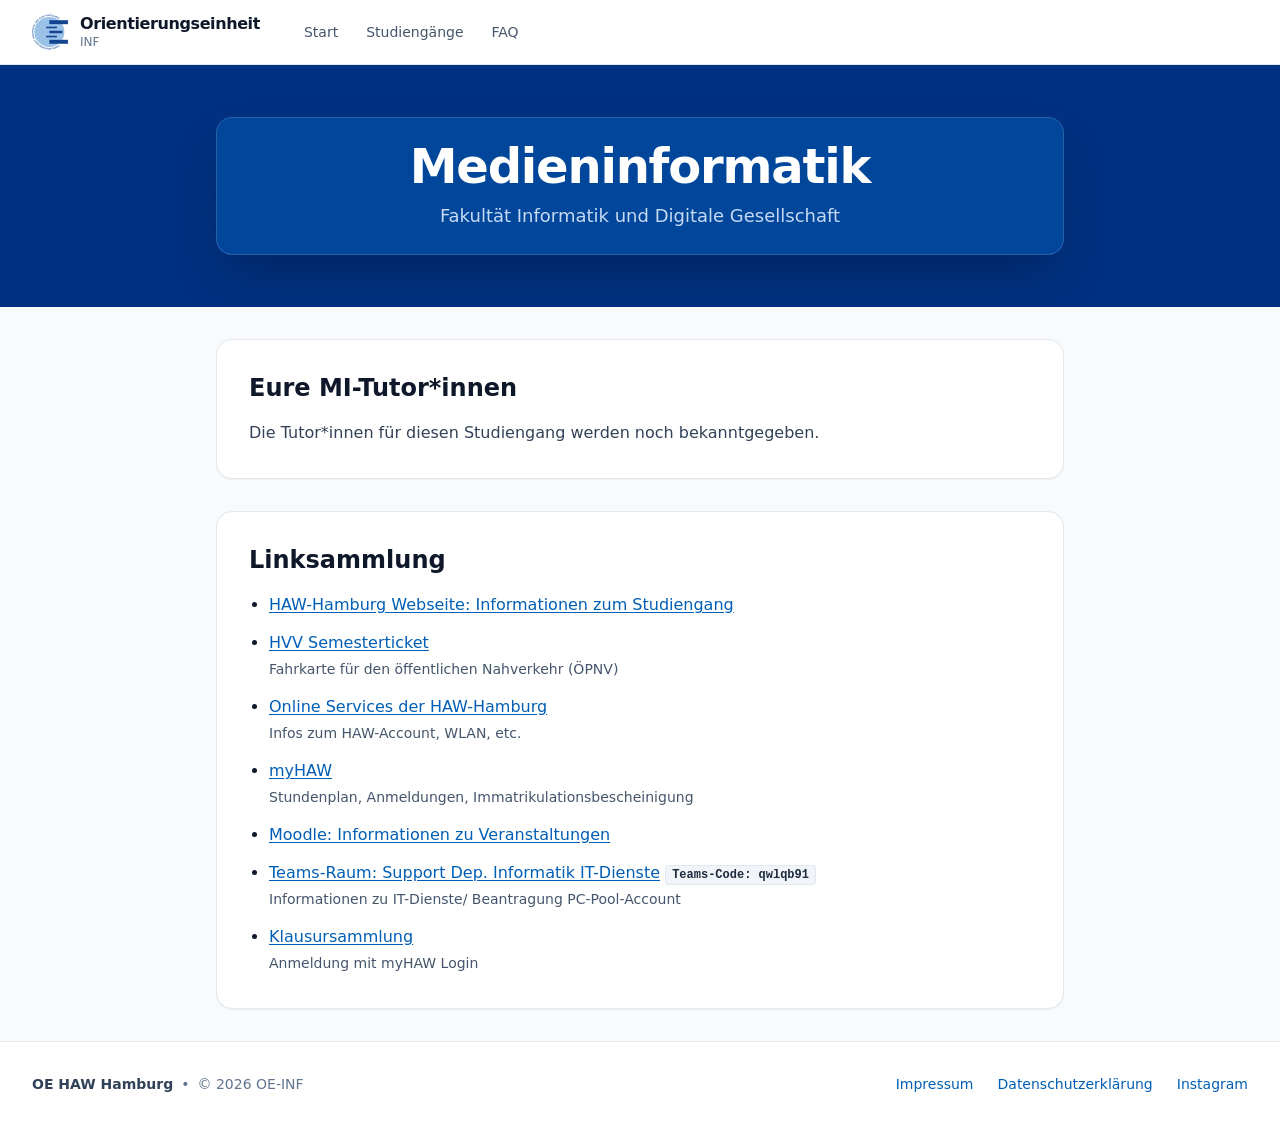
<file: studiengang/mi/index.html>
<!DOCTYPE html><html class="scroll-smooth" lang="de"><head><meta charset="UTF-8"><meta content="width=device-width, initial-scale=1.0" name="viewport"><title>Medieninformatik (MI) - Orientierungseinheit INF</title><link href="/favicon.ico" rel="icon" type="image/x-icon"><link rel="stylesheet" href="/_astro/Layout.CvoGTXN9.css"></head><body class="selection:bg-primary-200 selection:text-primary-900 flex min-h-screen flex-col bg-slate-50 text-slate-800 antialiased"><header class="sticky top-0 z-40 w-full border-b border-slate-200 bg-white backdrop-blur-md"><div class="mx-auto max-w-7xl px-4 sm:px-6 lg:px-8"><div class="flex h-16 items-center"><a class="group flex items-center gap-3 focus:outline-hidden justify-start" href="/"><svg viewBox="0 0 354.88 343.11" class="h-9 w-9"><defs><style>.cls-1{fill:#124491;}.cls-2{fill:#9ac2e8;}</style></defs><g id="Layer_2" data-name="Layer 2"><g id="Layer_1-2" data-name="Layer 1"><path class="cls-1" d="M261.5,304.69a7.93,7.93,0,0,1,2.83-1.22,7.51,7.51,0,0,1,5.63,1,7.17,7.17,0,0,1,2.14,2.11,7.27,7.27,0,0,1,1.15,2.77,7.45,7.45,0,0,1,0,2.9,7.64,7.64,0,0,1-1.14,2.7,8.12,8.12,0,0,1-2.2,2.17,8,8,0,0,1-2.81,1.2,7.42,7.42,0,0,1-2.93,0,7.55,7.55,0,0,1-6-6,7.21,7.21,0,0,1,0-2.89,7.29,7.29,0,0,1,1.14-2.7A7.8,7.8,0,0,1,261.5,304.69Zm1.55,2.29a4.38,4.38,0,0,0-1.3,1.31,4.55,4.55,0,0,0-.62,3.44,5.16,5.16,0,0,0,2.1,3.12,4.63,4.63,0,0,0,1.64.69,4.58,4.58,0,0,0,1.77,0,4.77,4.77,0,0,0,3-2,4.57,4.57,0,0,0,.66-1.64,4.64,4.64,0,0,0,0-1.78,4.82,4.82,0,0,0-.74-1.74,5.15,5.15,0,0,0-1.36-1.39,4.57,4.57,0,0,0-1.66-.7,4.39,4.39,0,0,0-1.77,0A4.55,4.55,0,0,0,263.05,307Z" transform="translate(-3.1 -2.96)" /><path class="cls-1" d="M252.65,310.61l6.81,12.86-6.26,3.32a5.82,5.82,0,0,1-2.6.73,4.28,4.28,0,0,1-4-2.36,4.14,4.14,0,0,1-.46-2.52,4.59,4.59,0,0,1,1.08-2.37l-5.67-3.8,3-1.58,5.13,3.59,2.9-1.54L250,312Zm1.1,8.52-3.38,1.79a2.39,2.39,0,0,0-1.19,1.25,2,2,0,0,0,1.33,2.51,2.36,2.36,0,0,0,1.7-.28l3.38-1.79Z" transform="translate(-3.1 -2.96)" /><path class="cls-1" d="M239.16,317.44l5.9,13.31L242.3,332l-5.9-13.31Z" transform="translate(-3.1 -2.96)" /><path class="cls-1" d="M233.13,320.13l5,13.68-10.51,3.83-.9-2.46,7.68-2.8-1.14-3.13-5.06,1.85-.87-2.36,5.06-1.85-1.19-3.27-7.75,2.84-.9-2.46Z" transform="translate(-3.1 -2.96)" /><path class="cls-1" d="M219.6,324.94l3.61,14.1-2.78.71-9.33-7.31,2.34,9.1-2.76.71-3.62-14.1,2.58-.66,9.61,7.58-2.41-9.43Z" transform="translate(-3.1 -2.96)" /><path class="cls-1" d="M199.63,329.41l1.79,11.76,4.85-.74.4,2.63L194,345l-.41-2.63,4.84-.73-1.8-11.77Z" transform="translate(-3.1 -2.96)" /><path class="cls-1" d="M189.17,330.75l1.23,14.5-3,.26L186.17,331Z" transform="translate(-3.1 -2.96)" /><path class="cls-1" d="M182.55,331.31l.26,14.56-11.19.19-.05-2.62,8.18-.14-.06-3.33-5.39.1,0-2.52,5.38-.09-.06-3.48-8.25.15-.05-2.62Z" transform="translate(-3.1 -2.96)" /><path class="cls-1" d="M168.22,331.41l-1.09,14.52-7.07-.53a5.63,5.63,0,0,1-2.58-.77,4.3,4.3,0,0,1-1.65-1.71,4.35,4.35,0,0,1-.45-2.4,4.09,4.09,0,0,1,1-2.38,4.58,4.58,0,0,1,2.17-1.43l-2.76-6.23,3.36.25,2.42,5.77,3.28.25.41-5.56Zm-3.61,7.81-3.82-.29a2.36,2.36,0,0,0-1.66.42,1.75,1.75,0,0,0-.72,1.36,1.81,1.81,0,0,0,.5,1.48,2.37,2.37,0,0,0,1.59.66l3.82.29Z" transform="translate(-3.1 -2.96)" /><path class="cls-1" d="M147.11,328.85a7,7,0,0,1,3.22,1.37,5.37,5.37,0,0,1,1.81,2.61,7.21,7.21,0,0,1,.17,3.55l-1.43,8.13-2.95-.52,1.43-8.13a4.41,4.41,0,0,0-.07-2,3,3,0,0,0-1-1.48,3.4,3.4,0,0,0-1.69-.75,3.48,3.48,0,0,0-1.89.12,3,3,0,0,0-1.39,1.06,4.47,4.47,0,0,0-.75,1.89l-1.43,8.13-3-.52,1.43-8.14a7.17,7.17,0,0,1,1.38-3.25,5.44,5.44,0,0,1,2.59-1.84A6.92,6.92,0,0,1,147.11,328.85Z" transform="translate(-3.1 -2.96)" /><path class="cls-1" d="M137.47,327.19l-4,14-2.76-.79-4.35-11-2.59,9-2.74-.78,4-14,2.56.73,4.46,11.41,2.68-9.36Z" transform="translate(-3.1 -2.96)" /><path class="cls-1" d="M115.12,319.58a7.74,7.74,0,0,1,4.25,4.08,7.34,7.34,0,0,1,.63,2.84,7.45,7.45,0,0,1-.58,2.94,7.11,7.11,0,0,1-1.66,2.5,7.41,7.41,0,0,1-2.41,1.6,7.29,7.29,0,0,1-2.86.56,7.68,7.68,0,0,1-3-.61,8.35,8.35,0,0,1-2.88-1.95,7,7,0,0,1-1.69-2.86l2.67-1a4.94,4.94,0,0,0,3,3.24,4.59,4.59,0,0,0,1.83.36,4.49,4.49,0,0,0,1.71-.38,4.68,4.68,0,0,0,1.45-1,5.18,5.18,0,0,0,1-1.63,5,5,0,0,0,.38-1.88,4.36,4.36,0,0,0-.34-1.77,4.67,4.67,0,0,0-2.58-2.53,4.42,4.42,0,0,0-1.86-.33,4,4,0,0,0-1.71.47,3.6,3.6,0,0,0-1.29,1.16l4,1.63-1,2.42-7-2.85.35-.84a7.82,7.82,0,0,1,1.64-2.56,7.14,7.14,0,0,1,2.31-1.61,7,7,0,0,1,2.73-.59A7.46,7.46,0,0,1,115.12,319.58Z" transform="translate(-3.1 -2.96)" /><path class="cls-1" d="M101.12,313a9.25,9.25,0,0,1,2.72,2.2,9.81,9.81,0,0,1,1.77,3l-2.55,1.12a9.11,9.11,0,0,0-1.39-2.59,6.13,6.13,0,0,0-2-1.62,5,5,0,0,0-1.5-.55,2.29,2.29,0,0,0-1.21.08,1.46,1.46,0,0,0-.78.69,1.39,1.39,0,0,0-.07,1.28,4.24,4.24,0,0,0,1.34,1.42l2.32,1.8a5.17,5.17,0,0,1,1.88,2.5,3.48,3.48,0,0,1-.34,2.72,3.93,3.93,0,0,1-1.73,1.74,4.45,4.45,0,0,1-2.46.4,7.83,7.83,0,0,1-2.94-1,10,10,0,0,1-2.57-2,8.52,8.52,0,0,1-1.78-2.65l2.47-1.2a7.6,7.6,0,0,0,3.24,3.7,4.59,4.59,0,0,0,1.35.48,2.22,2.22,0,0,0,1.08-.07,1.24,1.24,0,0,0,.68-.59,1.2,1.2,0,0,0,.07-1.17,4.12,4.12,0,0,0-1.14-1.24l-2.22-1.68a6.11,6.11,0,0,1-2.24-2.76,3.55,3.55,0,0,1,.31-2.91,4.08,4.08,0,0,1,1.82-1.81A5,5,0,0,1,98,312,8.43,8.43,0,0,1,101.12,313Z" transform="translate(-3.1 -2.96)" /><path class="cls-1" d="M93.24,308.9l-8,12.18L75.9,315l1.44-2.19,6.84,4.47L86,314.45l-4.51-2.95,1.38-2.11,4.51,2.95,1.9-2.9-6.91-4.53,1.44-2.19Z" transform="translate(-3.1 -2.96)" /><path class="cls-1" d="M81.35,300.81l-8.77,11.63-2.41-1.82L78.94,299Z" transform="translate(-3.1 -2.96)" /><path class="cls-1" d="M76.05,296.88l-9.6,10.94-2.16-1.89.77-11.83-6.2,7.07-2.14-1.88,9.6-10.94,2,1.75-.83,12.22L73.9,295Z" transform="translate(-3.1 -2.96)" /><path class="cls-1" d="M63.78,285.87,53.1,295.76l-2.05-2.21,4.29-4-4.55-4.92-4.29,4-2-2.22,10.68-9.89,2,2.21-4.36,4,4.55,4.92,4.36-4Z" transform="translate(-3.1 -2.96)" /><path class="cls-1" d="M52.87,273.77l-11.59,8.81-6.77-8.91,2.09-1.59,4.94,6.51,2.65-2-3.26-4.29,2-1.52,3.25,4.28L49,273l-5-6.57,2.09-1.59Z" transform="translate(-3.1 -2.96)" /><path class="cls-1" d="M44.37,262.17l-12.15,8-1.66-2.52,12.15-8Z" transform="translate(-3.1 -2.96)" /><path class="cls-1" d="M38.75,253.19,28.4,259.06l2.42,4.27-2.31,1.32L22.19,253.5l2.31-1.31,2.41,4.25,10.35-5.87Z" transform="translate(-3.1 -2.96)" /><path class="cls-1" d="M29.52,234.5,16,239.93l-1.13-2.8,13.51-5.43Z" transform="translate(-3.1 -2.96)" /><path class="cls-1" d="M27,228.39l-13.87,4.42-.87-2.73L19,220.35l-9,2.85-.87-2.72,13.88-4.41.8,2.53-7,10,9.28-2.95Z" transform="translate(-3.1 -2.96)" /><path class="cls-1" d="M22.23,212.6,8,215.63l-2.33-11,2.56-.55,1.71,8,3.36-.72-1.14-5.35,2.46-.52,1.14,5.35,5.86-1.25Z" transform="translate(-3.1 -2.96)" /><path class="cls-1" d="M18.92,192.45a8,8,0,0,1-.23,3.07,7.51,7.51,0,0,1-1.31,2.62,7.67,7.67,0,0,1-2.19,1.9,7.24,7.24,0,0,1-2.86.92,7.26,7.26,0,0,1-3-.25,7.75,7.75,0,0,1-2.57-1.36,7.56,7.56,0,0,1-1.86-2.26,7.87,7.87,0,0,1,.63-8.62,7.35,7.35,0,0,1,5.05-2.8,7.38,7.38,0,0,1,5.55,1.6A7.62,7.62,0,0,1,18,189.53,7.92,7.92,0,0,1,18.92,192.45Zm-2.75.31A4.51,4.51,0,0,0,15.6,191a4.74,4.74,0,0,0-1.15-1.33,4.59,4.59,0,0,0-1.61-.8,4.83,4.83,0,0,0-1.9-.14,5,5,0,0,0-1.84.56,4.61,4.61,0,0,0-1.37,1.14A4.89,4.89,0,0,0,6.9,192a4.44,4.44,0,0,0-.16,1.82,4.77,4.77,0,0,0,.57,1.79,4.55,4.55,0,0,0,1.16,1.34,4.61,4.61,0,0,0,1.59.81,4.89,4.89,0,0,0,1.88.14,5.06,5.06,0,0,0,1.86-.57,4.7,4.7,0,0,0,1.39-1.14,4.62,4.62,0,0,0,.82-1.57A4.57,4.57,0,0,0,16.17,192.76Z" transform="translate(-3.1 -2.96)" /><path class="cls-1" d="M17.78,181.85l-14.56.23L3.1,175a6,6,0,0,1,.53-2.64,4.27,4.27,0,0,1,3.91-2.46,4,4,0,0,1,2.45.73,4.49,4.49,0,0,1,1.63,2l6-3.32.05,3.37-5.53,2.94.06,3.28,5.57-.09ZM9.68,179l-.06-3.82a2.39,2.39,0,0,0-.57-1.63,1.8,1.8,0,0,0-1.42-.59,1.82,1.82,0,0,0-1.43.64,2.39,2.39,0,0,0-.51,1.64L5.75,179Z" transform="translate(-3.1 -2.96)" /><path class="cls-1" d="M17.67,166.77,3.18,165.34l.38-3.87,8.22-3.19-7.43-4.74.37-3.83,14.49,1.43L18.94,154l-10.67-1,9.13,6L7.24,162.94,17.94,164Z" transform="translate(-3.1 -2.96)" /><path class="cls-1" d="M19.55,149l-13-8.91.74-3.41,15.47-2.73-.68,3.2-4,.64-1.26,5.9,3.41,2.24Zm-4.93-6.74.87-4.08-5.68.89Z" transform="translate(-3.1 -2.96)" /><path class="cls-1" d="M23.89,130.63,12.5,127.2l-1.41,4.7-2.55-.77,3.69-12.27,2.55.77-1.41,4.68,11.39,3.43Z" transform="translate(-3.1 -2.96)" /><path class="cls-1" d="M27.18,120.61l-13.63-5.13,1.06-2.82,13.63,5.13Z" transform="translate(-3.1 -2.96)" /><path class="cls-1" d="M29.48,114.41l-13.23-6.08,1.26-2.74,5.92,2.72L20.17,99.8l1.54-3.34,3.34,9.32,10-3.54-1.69,3.67-8.79,2.94,6.14,2.82Z" transform="translate(-3.1 -2.96)" /><path class="cls-1" d="M44.94,86.47a7,7,0,0,1-2.58,2.37,5.35,5.35,0,0,1-3.12.58,7.25,7.25,0,0,1-3.3-1.3l-6.83-4.65L30.8,81l6.82,4.64a4.33,4.33,0,0,0,1.89.77,3,3,0,0,0,1.74-.28,3.51,3.51,0,0,0,1.38-1.23,3.57,3.57,0,0,0,.67-1.78,3,3,0,0,0-.41-1.69A4.43,4.43,0,0,0,41.48,80l-6.82-4.65,1.69-2.49,6.83,4.64a7.16,7.16,0,0,1,2.4,2.59,5.59,5.59,0,0,1,.62,3.13A7,7,0,0,1,44.94,86.47Z" transform="translate(-3.1 -2.96)" /><path class="cls-1" d="M50.42,78.34,39.29,69l1.85-2.2L53,67.3l-7.19-6.06,1.84-2.17,11.13,9.38-1.72,2-12.22-.6,7.44,6.27Z" transform="translate(-3.1 -2.96)" /><path class="cls-1" d="M61.19,65.87,51.09,55.38l4-3.88a8.17,8.17,0,0,1,2.58-1.71,7.81,7.81,0,0,1,2.83-.57,7.43,7.43,0,0,1,2.78.54,7.06,7.06,0,0,1,4.4,6.91,7.79,7.79,0,0,1-.69,2.8A8,8,0,0,1,65.22,62Zm.31-4,1.83-1.76a4.6,4.6,0,0,0,1.06-1.52,4.73,4.73,0,0,0,.39-1.73,4.18,4.18,0,0,0-.3-1.71,4.53,4.53,0,0,0-1-1.54A4.79,4.79,0,0,0,62,52.52a4.58,4.58,0,0,0-5,.92l-1.85,1.78Z" transform="translate(-3.1 -2.96)" /><path class="cls-1" d="M81.17,48.3l-8.26-12L82.12,30l1.49,2.16-6.73,4.64,1.89,2.74,4.43-3.06,1.43,2.08-4.43,3,2,2.86L89,39.75l1.48,2.15Z" transform="translate(-3.1 -2.96)" /><path class="cls-1" d="M93.09,40.29,86,27.6l2.63-1.48,5.84,10.37,6.94-3.91,1.3,2.32Z" transform="translate(-3.1 -2.96)" /><path class="cls-1" d="M105.34,33.56l-6-13.28,10.21-4.58,1.08,2.39-7.46,3.35,1.36,3,4.92-2.21,1,2.3-4.91,2.21L107,29.94l7.53-3.39,1.08,2.39Z" transform="translate(-3.1 -2.96)" /><path class="cls-1" d="M118.51,27.8,113.84,14l2.86-1,2.09,6.17L122.73,11l3.48-1.18-4.47,8.83,9.46,4.86-3.82,1.29-8.18-4.37,2.17,6.41Z" transform="translate(-3.1 -2.96)" /><path class="cls-1" d="M136.88,22.17l-2.73-11.58-4.78,1.13-.61-2.59,12.47-2.94.62,2.59L137.09,9.9l2.73,11.58Z" transform="translate(-3.1 -2.96)" /><path class="cls-1" d="M147.15,19.91l-2-14.42,7-1a5.89,5.89,0,0,1,2.68.21,4.27,4.27,0,0,1,2,1.34,4.33,4.33,0,0,1,1,2.24,4.1,4.1,0,0,1-.43,2.52,4.59,4.59,0,0,1-1.82,1.86l4,5.52-3.34.46-3.58-5.14-3.26.45.76,5.52Zm1.9-8.38,3.79-.52a2.44,2.44,0,0,0,1.54-.76,1.8,1.8,0,0,0,.42-1.49A1.86,1.86,0,0,0,154,7.42a2.4,2.4,0,0,0-1.69-.31l-3.79.52Z" transform="translate(-3.1 -2.96)" /><path class="cls-1" d="M169.26,18a7.83,7.83,0,0,1-3-.47A7.54,7.54,0,0,1,163.71,16,7.79,7.79,0,0,1,162,13.64a7.56,7.56,0,0,1-.19-5.88,7.61,7.61,0,0,1,1.57-2.45,7.42,7.42,0,0,1,2.4-1.68,8.2,8.2,0,0,1,6-.19A7.5,7.5,0,0,1,174.3,5,7.37,7.37,0,0,1,176,7.3a7.48,7.48,0,0,1-1.36,8.32,7.53,7.53,0,0,1-2.4,1.68A7.87,7.87,0,0,1,169.26,18Zm-.09-2.76a4.49,4.49,0,0,0,1.8-.42,4.77,4.77,0,0,0,1.42-1,4.7,4.7,0,0,0,.93-1.54,4.91,4.91,0,0,0,.29-1.88,4.93,4.93,0,0,0-.41-1.88,4.76,4.76,0,0,0-1-1.46,4.63,4.63,0,0,0-1.49-1,4.49,4.49,0,0,0-1.8-.3,4.56,4.56,0,0,0-3.26,1.47,4.67,4.67,0,0,0-.93,1.51,5,5,0,0,0-.29,1.87,4.94,4.94,0,0,0,.42,1.9,4.57,4.57,0,0,0,4.35,2.73Z" transform="translate(-3.1 -2.96)" /><path class="cls-1" d="M183,17.89,183.76,6l-4.9-.31L179,3l12.79.82-.17,2.66-4.88-.31L186,18.08Z" transform="translate(-3.1 -2.96)" /><path class="cls-1" d="M193.51,18.73l2.26-14.39,11,1.74-.4,2.59L198.34,7.4l-.51,3.29,5.32.83L202.76,14l-5.32-.84-.54,3.43,8.16,1.29-.41,2.58Z" transform="translate(-3.1 -2.96)" /><path class="cls-1" d="M213.75,22.87a8.23,8.23,0,0,1-2.81-1.3,7.71,7.71,0,0,1-2-2.15,7.4,7.4,0,0,1-1-2.71,7.28,7.28,0,0,1,.15-3A7.47,7.47,0,0,1,209.37,11a7.55,7.55,0,0,1,2.19-1.91,7.71,7.71,0,0,1,2.78-.95,7.88,7.88,0,0,1,3.08.19,8,8,0,0,1,2.18.89,8.3,8.3,0,0,1,1.79,1.42,6.45,6.45,0,0,1,1.25,1.81l-2.46,1.44a5,5,0,0,0-1.4-1.86,5,5,0,0,0-2-1,4.7,4.7,0,0,0-1.86-.1,4.56,4.56,0,0,0-3,1.81,5.06,5.06,0,0,0-.91,3.65,4.87,4.87,0,0,0,.6,1.69,4.51,4.51,0,0,0,1.21,1.33,4.81,4.81,0,0,0,1.76.8,5,5,0,0,0,2.2.07,5.22,5.22,0,0,0,2-.91l1.41,2.38a7.19,7.19,0,0,1-1.93,1,8.28,8.28,0,0,1-2.23.39A8.66,8.66,0,0,1,213.75,22.87Z" transform="translate(-3.1 -2.96)" /><path class="cls-1" d="M222.16,25l5-13.68,2.83,1-2,5.49,6.29,2.3,2-5.49,2.83,1-5,13.68-2.83-1,2-5.59L227,20.4,225,26Z" transform="translate(-3.1 -2.96)" /><path class="cls-1" d="M237.39,30.72l6.41-13.08,2.57,1.27,2.35,11.61,4.13-8.44,2.56,1.26L249,36.41l-2.39-1.17-2.38-12L240,32Z" transform="translate(-3.1 -2.96)" /><path class="cls-1" d="M252.07,38.27l7.36-12.57,2.6,1.53-7.35,12.56Z" transform="translate(-3.1 -2.96)" /><path class="cls-1" d="M257.79,41.58l8.22-12,2.49,1.71-3.68,5.37,8.93-1.78,3,2.08L267,38.66l1.8,10.48-3.33-2.27-1.42-9.17-3.81,5.58Z" transform="translate(-3.1 -2.96)" /><path class="cls-2" d="M322.43,174.4a148.07,148.07,0,1,1-148-148A148.05,148.05,0,0,1,322.43,174.4Z" transform="translate(-3.1 -2.96)" /><rect class="cls-1" x="171.27" y="158.94" width="128.62" height="25.3" /><rect class="cls-1" x="140.04" y="118.76" width="105.93" height="16.25" /><rect class="cls-1" x="139.77" y="208.17" width="105.93" height="16.25" /><rect class="cls-1" x="171.27" y="248.48" width="183.6" height="39.03" /><rect class="cls-1" x="171.27" y="55.39" width="183.6" height="39.03" /></g></g></svg><div class="flex flex-col"><span class="text-base leading-tight font-bold tracking-tight text-slate-900">Orientierungseinheit</span><span class="text-xs font-medium text-slate-500"> INF </span></div></a><!-- Desktop Navigation --><nav class="hidden items-center gap-1 pl-8 md:flex"><a class="rounded-md px-3 py-2 font-medium text-sm hover:text-primary-700 text-slate-600 hover:bg-slate-50" href="/">Start</a><a class="rounded-md px-3 py-2 font-medium text-sm hover:text-primary-700 text-slate-600 hover:bg-slate-50" href="/studiengang">Studiengänge</a><a class="rounded-md px-3 py-2 font-medium text-sm hover:text-primary-700 text-slate-600 hover:bg-slate-50" href="/faq">FAQ</a></nav><div class="flex grow items-center justify-end gap-2"><!-- Mobile Menu Toggle Button --><button aria-controls="mobile-menu" aria-expanded="false" aria-label="Menü öffnen" class="group inline-flex h-10 w-10 items-center justify-center rounded-lg text-slate-600 hover:bg-slate-100 focus:outline-hidden md:hidden" id="mobile-menu-btn" type="button"><span class="sr-only">Menü umschalten</span><span class="relative h-6 w-6"><svg fill="none" stroke="currentColor" viewBox="0 0 24 24" stroke-width="2" stroke-linecap="round" stroke-linejoin="round" class="absolute inset-0 h-6 w-6 transition-all duration-300 ease-in-out group-aria-expanded:scale-0 group-aria-expanded:rotate-90 group-aria-expanded:opacity-0">
  <path d="M4 6h16M4 12h16M4 18h16"></path>
</svg><svg fill="none" stroke="currentColor" viewBox="0 0 24 24" stroke-width="2" stroke-linecap="round" stroke-linejoin="round" class="absolute inset-0 h-6 w-6 scale-0 -rotate-90 opacity-0 transition-all duration-300 ease-in-out group-aria-expanded:scale-100 group-aria-expanded:rotate-0 group-aria-expanded:opacity-100">
  <path d="M18 6L6 18M6 6l12 12"></path>
</svg></span></button></div></div></div><div aria-hidden="true" class="group/menu grid grid-rows-[0fr] transition-[grid-template-rows] duration-300 ease-in-out data-[open=true]:grid-rows-[1fr] md:hidden" data-open="false" id="mobile-menu" inert><div class="overflow-hidden border-t border-slate-200 bg-white"><div class="-translate-y-1 space-y-1 px-4 pt-2 pb-4 opacity-0 transition-all duration-300 ease-out group-data-[open=true]/menu:translate-y-0 group-data-[open=true]/menu:opacity-100"><a class="rounded-md px-3 py-2 font-medium block text-base hover:text-primary-700 text-slate-600 hover:bg-slate-50" href="/">Start</a><a class="rounded-md px-3 py-2 font-medium block text-base hover:text-primary-700 text-slate-600 hover:bg-slate-50" href="/studiengang">Studiengänge</a><a class="rounded-md px-3 py-2 font-medium block text-base hover:text-primary-700 text-slate-600 hover:bg-slate-50" href="/faq">FAQ</a></div></div></div></header><script type="module">function e(){let e=document.querySelector(`#mobile-menu-btn`),t=document.querySelector(`#mobile-menu`);if(!e||!t||e.dataset.menuInitialized===`true`)return;e.dataset.menuInitialized=`true`;let n=n=>{e.setAttribute(`aria-expanded`,n?`true`:`false`),e.setAttribute(`aria-label`,n?`Menü schließen`:`Menü öffnen`),t.setAttribute(`data-open`,n?`true`:`false`),t.setAttribute(`aria-hidden`,n?`false`:`true`),n?t.removeAttribute(`inert`):t.setAttribute(`inert`,``)};e.addEventListener(`click`,()=>{let t=e.getAttribute(`aria-expanded`)===`true`;n(!t)})}e(),document.addEventListener(`astro:after-swap`,e);</script><main class="flex flex-1 flex-col"><section class="relative flex items-center justify-center overflow-hidden text-white bg-primary-900 py-8 sm:py-10"><div class="relative z-10 mx-auto flex w-full max-w-4xl flex-col items-center px-4 text-center sm:px-6 py-2 sm:py-3"><div class="bg-primary-700 w-full rounded-2xl border border-white/15 px-6 py-5 text-white shadow-2xl backdrop-blur-md sm:py-6"><h1 class="text-3xl font-black tracking-tight text-white sm:text-4xl md:text-5xl mb-3">Medieninformatik</h1><p class="text-primary-100/90 mx-auto max-w-4xl text-sm font-medium sm:text-base md:text-lg">Fakultät Informatik und Digitale Gesellschaft</p></div></div></section><div class="mx-auto w-full max-w-4xl space-y-8 px-4 py-8 sm:px-6"><div class="rounded-2xl p-6 sm:p-8 bg-white border border-slate-200 shadow-xs text-slate-900"><div class="mb-4 flex items-center gap-3"><h2 class="text-2xl font-bold">Eure MI-Tutor*innen</h2></div><p class="text-base leading-relaxed text-slate-700">Die Tutor*innen für diesen Studiengang werden noch bekanntgegeben.</p></div><div class="rounded-2xl p-6 sm:p-8 bg-white border border-slate-200 shadow-xs text-slate-900"><div class="mb-4 flex items-center gap-3"><h2 class="text-2xl font-bold">Linksammlung</h2></div><ul class="list-disc space-y-3 pl-5"><li class="leading-relaxed"><div><a class="text-primary-600 hover:text-primary-800 font-medium underline underline-offset-2 transition-colors inline-block" href="https://www.haw-hamburg.de/bachelor-medieninformatik-studierende/" rel="noopener noreferrer" target="_blank">HAW-Hamburg Webseite: Informationen zum Studiengang</a> </div></li><li class="leading-relaxed"><div><a class="text-primary-600 hover:text-primary-800 font-medium underline underline-offset-2 transition-colors inline-block" href="https://www.haw-hamburg.de/ticket/" rel="noopener noreferrer" target="_blank">HVV Semesterticket</a> </div><span class="mt-0.5 text-sm text-slate-600">Fahrkarte für den öffentlichen Nahverkehr (ÖPNV)</span></li><li class="leading-relaxed"><div><a class="text-primary-600 hover:text-primary-800 font-medium underline underline-offset-2 transition-colors inline-block" href="https://www.haw-hamburg.de/online-services/" rel="noopener noreferrer" target="_blank">Online Services der HAW-Hamburg</a> </div><span class="mt-0.5 text-sm text-slate-600">Infos zum HAW-Account, WLAN, etc.</span></li><li class="leading-relaxed"><div><a class="text-primary-600 hover:text-primary-800 font-medium underline underline-offset-2 transition-colors inline-block" href="https://myhaw.haw-hamburg.de/qisserver/pages/cs/sys/portal/hisinoneStartPage.faces" rel="noopener noreferrer" target="_blank">myHAW</a> </div><span class="mt-0.5 text-sm text-slate-600">Stundenplan, Anmeldungen, Immatrikulationsbescheinigung</span></li><li class="leading-relaxed"><div><a class="text-primary-600 hover:text-primary-800 font-medium underline underline-offset-2 transition-colors inline-block" href="https://moodle.haw-hamburg.de/course/view.php?id=9907" rel="noopener noreferrer" target="_blank">Moodle: Informationen zu Veranstaltungen</a> </div></li><li class="leading-relaxed"><div><a class="text-primary-600 hover:text-primary-800 font-medium underline underline-offset-2 transition-colors inline-block" href="https://teams.microsoft.com/l/team/19%3ay5ntVez7ReKIrVVO8wpA4uZ0R2DDOcRY_ycOPU0os5k1%40thread.tacv2/conversations?groupId=210ebdb1-ac51-4456-af15-7b0c570b3945&amp;tenantId=2c6cac8d-ab61-47b3-8209-4df2e46aefbc" rel="noopener noreferrer" target="_blank">Teams-Raum: Support Dep. Informatik IT-Dienste</a> <span class="rounded border border-slate-200 bg-slate-100 px-1.5 py-0.5 font-mono text-xs font-semibold text-slate-800">Teams&#x2011;Code:&nbsp;qwlqb91</span></div><span class="mt-0.5 text-sm text-slate-600">Informationen zu IT-Dienste/ Beantragung PC-Pool-Account</span></li><li class="leading-relaxed"><div><a class="text-primary-600 hover:text-primary-800 font-medium underline underline-offset-2 transition-colors inline-block" href="https://klausuren.i2e.fsr.haw-hamburg.de" rel="noopener noreferrer" target="_blank">Klausursammlung</a> </div><span class="mt-0.5 text-sm text-slate-600">Anmeldung mit myHAW Login</span></li></ul></div></div></main><footer class="mt-auto border-t border-slate-200 bg-white py-8"><div class="mx-auto max-w-7xl px-4 sm:px-6 lg:px-8"><div class="flex flex-col items-center justify-between gap-4 text-sm text-slate-500 md:flex-row"><div class="flex flex-wrap items-center gap-2 text-center md:text-left"><span class="font-semibold text-slate-700">OE HAW Hamburg</span><span>&bull;</span><span>&copy; 2026 OE-INF</span></div><nav class="flex flex-wrap items-center justify-center gap-6"><a class="hover:text-primary-700" href="/impressum">
          Impressum
        </a><a class="hover:text-primary-700" href="/datenschutz">
          Datenschutzerklärung
        </a><a class="hover:text-primary-700" href="https://www.instagram.com/oe_emi_inf" rel="noopener noreferrer" target="_blank">
          Instagram
        </a></nav></div></div></footer></body></html>
</file>
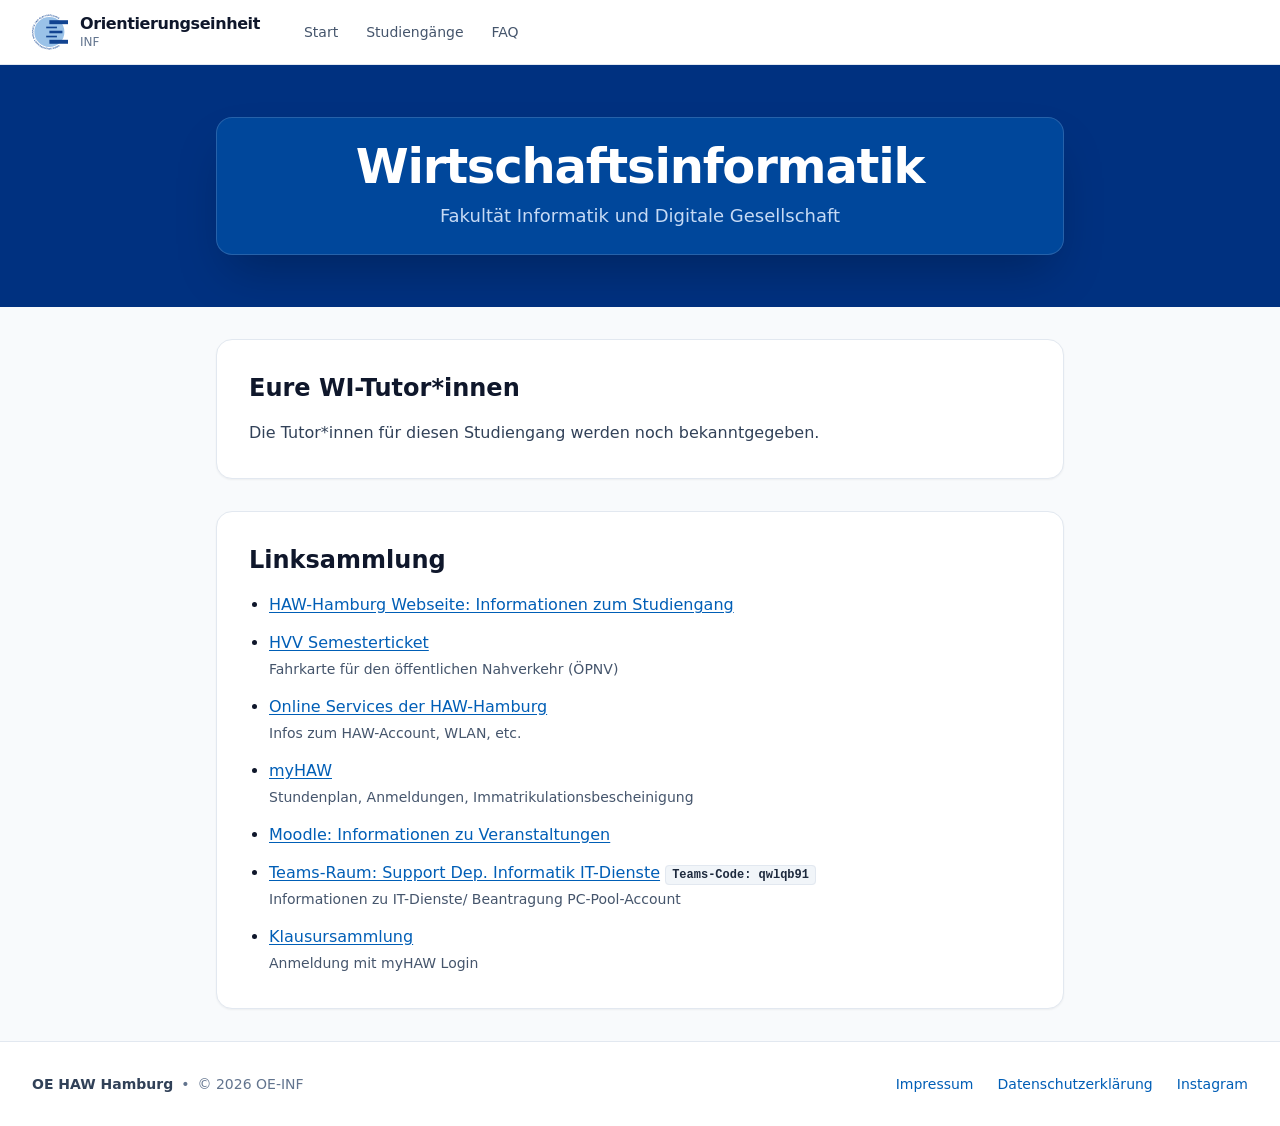
<file: studiengang/wi/index.html>
<!DOCTYPE html><html class="scroll-smooth" lang="de"><head><meta charset="UTF-8"><meta content="width=device-width, initial-scale=1.0" name="viewport"><title>Wirtschaftsinformatik (WI) - Orientierungseinheit INF</title><link href="/favicon.ico" rel="icon" type="image/x-icon"><link rel="stylesheet" href="/_astro/Layout.CvoGTXN9.css"></head><body class="selection:bg-primary-200 selection:text-primary-900 flex min-h-screen flex-col bg-slate-50 text-slate-800 antialiased"><header class="sticky top-0 z-40 w-full border-b border-slate-200 bg-white backdrop-blur-md"><div class="mx-auto max-w-7xl px-4 sm:px-6 lg:px-8"><div class="flex h-16 items-center"><a class="group flex items-center gap-3 focus:outline-hidden justify-start" href="/"><svg viewBox="0 0 354.88 343.11" class="h-9 w-9"><defs><style>.cls-1{fill:#124491;}.cls-2{fill:#9ac2e8;}</style></defs><g id="Layer_2" data-name="Layer 2"><g id="Layer_1-2" data-name="Layer 1"><path class="cls-1" d="M261.5,304.69a7.93,7.93,0,0,1,2.83-1.22,7.51,7.51,0,0,1,5.63,1,7.17,7.17,0,0,1,2.14,2.11,7.27,7.27,0,0,1,1.15,2.77,7.45,7.45,0,0,1,0,2.9,7.64,7.64,0,0,1-1.14,2.7,8.12,8.12,0,0,1-2.2,2.17,8,8,0,0,1-2.81,1.2,7.42,7.42,0,0,1-2.93,0,7.55,7.55,0,0,1-6-6,7.21,7.21,0,0,1,0-2.89,7.29,7.29,0,0,1,1.14-2.7A7.8,7.8,0,0,1,261.5,304.69Zm1.55,2.29a4.38,4.38,0,0,0-1.3,1.31,4.55,4.55,0,0,0-.62,3.44,5.16,5.16,0,0,0,2.1,3.12,4.63,4.63,0,0,0,1.64.69,4.58,4.58,0,0,0,1.77,0,4.77,4.77,0,0,0,3-2,4.57,4.57,0,0,0,.66-1.64,4.64,4.64,0,0,0,0-1.78,4.82,4.82,0,0,0-.74-1.74,5.15,5.15,0,0,0-1.36-1.39,4.57,4.57,0,0,0-1.66-.7,4.39,4.39,0,0,0-1.77,0A4.55,4.55,0,0,0,263.05,307Z" transform="translate(-3.1 -2.96)" /><path class="cls-1" d="M252.65,310.61l6.81,12.86-6.26,3.32a5.82,5.82,0,0,1-2.6.73,4.28,4.28,0,0,1-4-2.36,4.14,4.14,0,0,1-.46-2.52,4.59,4.59,0,0,1,1.08-2.37l-5.67-3.8,3-1.58,5.13,3.59,2.9-1.54L250,312Zm1.1,8.52-3.38,1.79a2.39,2.39,0,0,0-1.19,1.25,2,2,0,0,0,1.33,2.51,2.36,2.36,0,0,0,1.7-.28l3.38-1.79Z" transform="translate(-3.1 -2.96)" /><path class="cls-1" d="M239.16,317.44l5.9,13.31L242.3,332l-5.9-13.31Z" transform="translate(-3.1 -2.96)" /><path class="cls-1" d="M233.13,320.13l5,13.68-10.51,3.83-.9-2.46,7.68-2.8-1.14-3.13-5.06,1.85-.87-2.36,5.06-1.85-1.19-3.27-7.75,2.84-.9-2.46Z" transform="translate(-3.1 -2.96)" /><path class="cls-1" d="M219.6,324.94l3.61,14.1-2.78.71-9.33-7.31,2.34,9.1-2.76.71-3.62-14.1,2.58-.66,9.61,7.58-2.41-9.43Z" transform="translate(-3.1 -2.96)" /><path class="cls-1" d="M199.63,329.41l1.79,11.76,4.85-.74.4,2.63L194,345l-.41-2.63,4.84-.73-1.8-11.77Z" transform="translate(-3.1 -2.96)" /><path class="cls-1" d="M189.17,330.75l1.23,14.5-3,.26L186.17,331Z" transform="translate(-3.1 -2.96)" /><path class="cls-1" d="M182.55,331.31l.26,14.56-11.19.19-.05-2.62,8.18-.14-.06-3.33-5.39.1,0-2.52,5.38-.09-.06-3.48-8.25.15-.05-2.62Z" transform="translate(-3.1 -2.96)" /><path class="cls-1" d="M168.22,331.41l-1.09,14.52-7.07-.53a5.63,5.63,0,0,1-2.58-.77,4.3,4.3,0,0,1-1.65-1.71,4.35,4.35,0,0,1-.45-2.4,4.09,4.09,0,0,1,1-2.38,4.58,4.58,0,0,1,2.17-1.43l-2.76-6.23,3.36.25,2.42,5.77,3.28.25.41-5.56Zm-3.61,7.81-3.82-.29a2.36,2.36,0,0,0-1.66.42,1.75,1.75,0,0,0-.72,1.36,1.81,1.81,0,0,0,.5,1.48,2.37,2.37,0,0,0,1.59.66l3.82.29Z" transform="translate(-3.1 -2.96)" /><path class="cls-1" d="M147.11,328.85a7,7,0,0,1,3.22,1.37,5.37,5.37,0,0,1,1.81,2.61,7.21,7.21,0,0,1,.17,3.55l-1.43,8.13-2.95-.52,1.43-8.13a4.41,4.41,0,0,0-.07-2,3,3,0,0,0-1-1.48,3.4,3.4,0,0,0-1.69-.75,3.48,3.48,0,0,0-1.89.12,3,3,0,0,0-1.39,1.06,4.47,4.47,0,0,0-.75,1.89l-1.43,8.13-3-.52,1.43-8.14a7.17,7.17,0,0,1,1.38-3.25,5.44,5.44,0,0,1,2.59-1.84A6.92,6.92,0,0,1,147.11,328.85Z" transform="translate(-3.1 -2.96)" /><path class="cls-1" d="M137.47,327.19l-4,14-2.76-.79-4.35-11-2.59,9-2.74-.78,4-14,2.56.73,4.46,11.41,2.68-9.36Z" transform="translate(-3.1 -2.96)" /><path class="cls-1" d="M115.12,319.58a7.74,7.74,0,0,1,4.25,4.08,7.34,7.34,0,0,1,.63,2.84,7.45,7.45,0,0,1-.58,2.94,7.11,7.11,0,0,1-1.66,2.5,7.41,7.41,0,0,1-2.41,1.6,7.29,7.29,0,0,1-2.86.56,7.68,7.68,0,0,1-3-.61,8.35,8.35,0,0,1-2.88-1.95,7,7,0,0,1-1.69-2.86l2.67-1a4.94,4.94,0,0,0,3,3.24,4.59,4.59,0,0,0,1.83.36,4.49,4.49,0,0,0,1.71-.38,4.68,4.68,0,0,0,1.45-1,5.18,5.18,0,0,0,1-1.63,5,5,0,0,0,.38-1.88,4.36,4.36,0,0,0-.34-1.77,4.67,4.67,0,0,0-2.58-2.53,4.42,4.42,0,0,0-1.86-.33,4,4,0,0,0-1.71.47,3.6,3.6,0,0,0-1.29,1.16l4,1.63-1,2.42-7-2.85.35-.84a7.82,7.82,0,0,1,1.64-2.56,7.14,7.14,0,0,1,2.31-1.61,7,7,0,0,1,2.73-.59A7.46,7.46,0,0,1,115.12,319.58Z" transform="translate(-3.1 -2.96)" /><path class="cls-1" d="M101.12,313a9.25,9.25,0,0,1,2.72,2.2,9.81,9.81,0,0,1,1.77,3l-2.55,1.12a9.11,9.11,0,0,0-1.39-2.59,6.13,6.13,0,0,0-2-1.62,5,5,0,0,0-1.5-.55,2.29,2.29,0,0,0-1.21.08,1.46,1.46,0,0,0-.78.69,1.39,1.39,0,0,0-.07,1.28,4.24,4.24,0,0,0,1.34,1.42l2.32,1.8a5.17,5.17,0,0,1,1.88,2.5,3.48,3.48,0,0,1-.34,2.72,3.93,3.93,0,0,1-1.73,1.74,4.45,4.45,0,0,1-2.46.4,7.83,7.83,0,0,1-2.94-1,10,10,0,0,1-2.57-2,8.52,8.52,0,0,1-1.78-2.65l2.47-1.2a7.6,7.6,0,0,0,3.24,3.7,4.59,4.59,0,0,0,1.35.48,2.22,2.22,0,0,0,1.08-.07,1.24,1.24,0,0,0,.68-.59,1.2,1.2,0,0,0,.07-1.17,4.12,4.12,0,0,0-1.14-1.24l-2.22-1.68a6.11,6.11,0,0,1-2.24-2.76,3.55,3.55,0,0,1,.31-2.91,4.08,4.08,0,0,1,1.82-1.81A5,5,0,0,1,98,312,8.43,8.43,0,0,1,101.12,313Z" transform="translate(-3.1 -2.96)" /><path class="cls-1" d="M93.24,308.9l-8,12.18L75.9,315l1.44-2.19,6.84,4.47L86,314.45l-4.51-2.95,1.38-2.11,4.51,2.95,1.9-2.9-6.91-4.53,1.44-2.19Z" transform="translate(-3.1 -2.96)" /><path class="cls-1" d="M81.35,300.81l-8.77,11.63-2.41-1.82L78.94,299Z" transform="translate(-3.1 -2.96)" /><path class="cls-1" d="M76.05,296.88l-9.6,10.94-2.16-1.89.77-11.83-6.2,7.07-2.14-1.88,9.6-10.94,2,1.75-.83,12.22L73.9,295Z" transform="translate(-3.1 -2.96)" /><path class="cls-1" d="M63.78,285.87,53.1,295.76l-2.05-2.21,4.29-4-4.55-4.92-4.29,4-2-2.22,10.68-9.89,2,2.21-4.36,4,4.55,4.92,4.36-4Z" transform="translate(-3.1 -2.96)" /><path class="cls-1" d="M52.87,273.77l-11.59,8.81-6.77-8.91,2.09-1.59,4.94,6.51,2.65-2-3.26-4.29,2-1.52,3.25,4.28L49,273l-5-6.57,2.09-1.59Z" transform="translate(-3.1 -2.96)" /><path class="cls-1" d="M44.37,262.17l-12.15,8-1.66-2.52,12.15-8Z" transform="translate(-3.1 -2.96)" /><path class="cls-1" d="M38.75,253.19,28.4,259.06l2.42,4.27-2.31,1.32L22.19,253.5l2.31-1.31,2.41,4.25,10.35-5.87Z" transform="translate(-3.1 -2.96)" /><path class="cls-1" d="M29.52,234.5,16,239.93l-1.13-2.8,13.51-5.43Z" transform="translate(-3.1 -2.96)" /><path class="cls-1" d="M27,228.39l-13.87,4.42-.87-2.73L19,220.35l-9,2.85-.87-2.72,13.88-4.41.8,2.53-7,10,9.28-2.95Z" transform="translate(-3.1 -2.96)" /><path class="cls-1" d="M22.23,212.6,8,215.63l-2.33-11,2.56-.55,1.71,8,3.36-.72-1.14-5.35,2.46-.52,1.14,5.35,5.86-1.25Z" transform="translate(-3.1 -2.96)" /><path class="cls-1" d="M18.92,192.45a8,8,0,0,1-.23,3.07,7.51,7.51,0,0,1-1.31,2.62,7.67,7.67,0,0,1-2.19,1.9,7.24,7.24,0,0,1-2.86.92,7.26,7.26,0,0,1-3-.25,7.75,7.75,0,0,1-2.57-1.36,7.56,7.56,0,0,1-1.86-2.26,7.87,7.87,0,0,1,.63-8.62,7.35,7.35,0,0,1,5.05-2.8,7.38,7.38,0,0,1,5.55,1.6A7.62,7.62,0,0,1,18,189.53,7.92,7.92,0,0,1,18.92,192.45Zm-2.75.31A4.51,4.51,0,0,0,15.6,191a4.74,4.74,0,0,0-1.15-1.33,4.59,4.59,0,0,0-1.61-.8,4.83,4.83,0,0,0-1.9-.14,5,5,0,0,0-1.84.56,4.61,4.61,0,0,0-1.37,1.14A4.89,4.89,0,0,0,6.9,192a4.44,4.44,0,0,0-.16,1.82,4.77,4.77,0,0,0,.57,1.79,4.55,4.55,0,0,0,1.16,1.34,4.61,4.61,0,0,0,1.59.81,4.89,4.89,0,0,0,1.88.14,5.06,5.06,0,0,0,1.86-.57,4.7,4.7,0,0,0,1.39-1.14,4.62,4.62,0,0,0,.82-1.57A4.57,4.57,0,0,0,16.17,192.76Z" transform="translate(-3.1 -2.96)" /><path class="cls-1" d="M17.78,181.85l-14.56.23L3.1,175a6,6,0,0,1,.53-2.64,4.27,4.27,0,0,1,3.91-2.46,4,4,0,0,1,2.45.73,4.49,4.49,0,0,1,1.63,2l6-3.32.05,3.37-5.53,2.94.06,3.28,5.57-.09ZM9.68,179l-.06-3.82a2.39,2.39,0,0,0-.57-1.63,1.8,1.8,0,0,0-1.42-.59,1.82,1.82,0,0,0-1.43.64,2.39,2.39,0,0,0-.51,1.64L5.75,179Z" transform="translate(-3.1 -2.96)" /><path class="cls-1" d="M17.67,166.77,3.18,165.34l.38-3.87,8.22-3.19-7.43-4.74.37-3.83,14.49,1.43L18.94,154l-10.67-1,9.13,6L7.24,162.94,17.94,164Z" transform="translate(-3.1 -2.96)" /><path class="cls-1" d="M19.55,149l-13-8.91.74-3.41,15.47-2.73-.68,3.2-4,.64-1.26,5.9,3.41,2.24Zm-4.93-6.74.87-4.08-5.68.89Z" transform="translate(-3.1 -2.96)" /><path class="cls-1" d="M23.89,130.63,12.5,127.2l-1.41,4.7-2.55-.77,3.69-12.27,2.55.77-1.41,4.68,11.39,3.43Z" transform="translate(-3.1 -2.96)" /><path class="cls-1" d="M27.18,120.61l-13.63-5.13,1.06-2.82,13.63,5.13Z" transform="translate(-3.1 -2.96)" /><path class="cls-1" d="M29.48,114.41l-13.23-6.08,1.26-2.74,5.92,2.72L20.17,99.8l1.54-3.34,3.34,9.32,10-3.54-1.69,3.67-8.79,2.94,6.14,2.82Z" transform="translate(-3.1 -2.96)" /><path class="cls-1" d="M44.94,86.47a7,7,0,0,1-2.58,2.37,5.35,5.35,0,0,1-3.12.58,7.25,7.25,0,0,1-3.3-1.3l-6.83-4.65L30.8,81l6.82,4.64a4.33,4.33,0,0,0,1.89.77,3,3,0,0,0,1.74-.28,3.51,3.51,0,0,0,1.38-1.23,3.57,3.57,0,0,0,.67-1.78,3,3,0,0,0-.41-1.69A4.43,4.43,0,0,0,41.48,80l-6.82-4.65,1.69-2.49,6.83,4.64a7.16,7.16,0,0,1,2.4,2.59,5.59,5.59,0,0,1,.62,3.13A7,7,0,0,1,44.94,86.47Z" transform="translate(-3.1 -2.96)" /><path class="cls-1" d="M50.42,78.34,39.29,69l1.85-2.2L53,67.3l-7.19-6.06,1.84-2.17,11.13,9.38-1.72,2-12.22-.6,7.44,6.27Z" transform="translate(-3.1 -2.96)" /><path class="cls-1" d="M61.19,65.87,51.09,55.38l4-3.88a8.17,8.17,0,0,1,2.58-1.71,7.81,7.81,0,0,1,2.83-.57,7.43,7.43,0,0,1,2.78.54,7.06,7.06,0,0,1,4.4,6.91,7.79,7.79,0,0,1-.69,2.8A8,8,0,0,1,65.22,62Zm.31-4,1.83-1.76a4.6,4.6,0,0,0,1.06-1.52,4.73,4.73,0,0,0,.39-1.73,4.18,4.18,0,0,0-.3-1.71,4.53,4.53,0,0,0-1-1.54A4.79,4.79,0,0,0,62,52.52a4.58,4.58,0,0,0-5,.92l-1.85,1.78Z" transform="translate(-3.1 -2.96)" /><path class="cls-1" d="M81.17,48.3l-8.26-12L82.12,30l1.49,2.16-6.73,4.64,1.89,2.74,4.43-3.06,1.43,2.08-4.43,3,2,2.86L89,39.75l1.48,2.15Z" transform="translate(-3.1 -2.96)" /><path class="cls-1" d="M93.09,40.29,86,27.6l2.63-1.48,5.84,10.37,6.94-3.91,1.3,2.32Z" transform="translate(-3.1 -2.96)" /><path class="cls-1" d="M105.34,33.56l-6-13.28,10.21-4.58,1.08,2.39-7.46,3.35,1.36,3,4.92-2.21,1,2.3-4.91,2.21L107,29.94l7.53-3.39,1.08,2.39Z" transform="translate(-3.1 -2.96)" /><path class="cls-1" d="M118.51,27.8,113.84,14l2.86-1,2.09,6.17L122.73,11l3.48-1.18-4.47,8.83,9.46,4.86-3.82,1.29-8.18-4.37,2.17,6.41Z" transform="translate(-3.1 -2.96)" /><path class="cls-1" d="M136.88,22.17l-2.73-11.58-4.78,1.13-.61-2.59,12.47-2.94.62,2.59L137.09,9.9l2.73,11.58Z" transform="translate(-3.1 -2.96)" /><path class="cls-1" d="M147.15,19.91l-2-14.42,7-1a5.89,5.89,0,0,1,2.68.21,4.27,4.27,0,0,1,2,1.34,4.33,4.33,0,0,1,1,2.24,4.1,4.1,0,0,1-.43,2.52,4.59,4.59,0,0,1-1.82,1.86l4,5.52-3.34.46-3.58-5.14-3.26.45.76,5.52Zm1.9-8.38,3.79-.52a2.44,2.44,0,0,0,1.54-.76,1.8,1.8,0,0,0,.42-1.49A1.86,1.86,0,0,0,154,7.42a2.4,2.4,0,0,0-1.69-.31l-3.79.52Z" transform="translate(-3.1 -2.96)" /><path class="cls-1" d="M169.26,18a7.83,7.83,0,0,1-3-.47A7.54,7.54,0,0,1,163.71,16,7.79,7.79,0,0,1,162,13.64a7.56,7.56,0,0,1-.19-5.88,7.61,7.61,0,0,1,1.57-2.45,7.42,7.42,0,0,1,2.4-1.68,8.2,8.2,0,0,1,6-.19A7.5,7.5,0,0,1,174.3,5,7.37,7.37,0,0,1,176,7.3a7.48,7.48,0,0,1-1.36,8.32,7.53,7.53,0,0,1-2.4,1.68A7.87,7.87,0,0,1,169.26,18Zm-.09-2.76a4.49,4.49,0,0,0,1.8-.42,4.77,4.77,0,0,0,1.42-1,4.7,4.7,0,0,0,.93-1.54,4.91,4.91,0,0,0,.29-1.88,4.93,4.93,0,0,0-.41-1.88,4.76,4.76,0,0,0-1-1.46,4.63,4.63,0,0,0-1.49-1,4.49,4.49,0,0,0-1.8-.3,4.56,4.56,0,0,0-3.26,1.47,4.67,4.67,0,0,0-.93,1.51,5,5,0,0,0-.29,1.87,4.94,4.94,0,0,0,.42,1.9,4.57,4.57,0,0,0,4.35,2.73Z" transform="translate(-3.1 -2.96)" /><path class="cls-1" d="M183,17.89,183.76,6l-4.9-.31L179,3l12.79.82-.17,2.66-4.88-.31L186,18.08Z" transform="translate(-3.1 -2.96)" /><path class="cls-1" d="M193.51,18.73l2.26-14.39,11,1.74-.4,2.59L198.34,7.4l-.51,3.29,5.32.83L202.76,14l-5.32-.84-.54,3.43,8.16,1.29-.41,2.58Z" transform="translate(-3.1 -2.96)" /><path class="cls-1" d="M213.75,22.87a8.23,8.23,0,0,1-2.81-1.3,7.71,7.71,0,0,1-2-2.15,7.4,7.4,0,0,1-1-2.71,7.28,7.28,0,0,1,.15-3A7.47,7.47,0,0,1,209.37,11a7.55,7.55,0,0,1,2.19-1.91,7.71,7.71,0,0,1,2.78-.95,7.88,7.88,0,0,1,3.08.19,8,8,0,0,1,2.18.89,8.3,8.3,0,0,1,1.79,1.42,6.45,6.45,0,0,1,1.25,1.81l-2.46,1.44a5,5,0,0,0-1.4-1.86,5,5,0,0,0-2-1,4.7,4.7,0,0,0-1.86-.1,4.56,4.56,0,0,0-3,1.81,5.06,5.06,0,0,0-.91,3.65,4.87,4.87,0,0,0,.6,1.69,4.51,4.51,0,0,0,1.21,1.33,4.81,4.81,0,0,0,1.76.8,5,5,0,0,0,2.2.07,5.22,5.22,0,0,0,2-.91l1.41,2.38a7.19,7.19,0,0,1-1.93,1,8.28,8.28,0,0,1-2.23.39A8.66,8.66,0,0,1,213.75,22.87Z" transform="translate(-3.1 -2.96)" /><path class="cls-1" d="M222.16,25l5-13.68,2.83,1-2,5.49,6.29,2.3,2-5.49,2.83,1-5,13.68-2.83-1,2-5.59L227,20.4,225,26Z" transform="translate(-3.1 -2.96)" /><path class="cls-1" d="M237.39,30.72l6.41-13.08,2.57,1.27,2.35,11.61,4.13-8.44,2.56,1.26L249,36.41l-2.39-1.17-2.38-12L240,32Z" transform="translate(-3.1 -2.96)" /><path class="cls-1" d="M252.07,38.27l7.36-12.57,2.6,1.53-7.35,12.56Z" transform="translate(-3.1 -2.96)" /><path class="cls-1" d="M257.79,41.58l8.22-12,2.49,1.71-3.68,5.37,8.93-1.78,3,2.08L267,38.66l1.8,10.48-3.33-2.27-1.42-9.17-3.81,5.58Z" transform="translate(-3.1 -2.96)" /><path class="cls-2" d="M322.43,174.4a148.07,148.07,0,1,1-148-148A148.05,148.05,0,0,1,322.43,174.4Z" transform="translate(-3.1 -2.96)" /><rect class="cls-1" x="171.27" y="158.94" width="128.62" height="25.3" /><rect class="cls-1" x="140.04" y="118.76" width="105.93" height="16.25" /><rect class="cls-1" x="139.77" y="208.17" width="105.93" height="16.25" /><rect class="cls-1" x="171.27" y="248.48" width="183.6" height="39.03" /><rect class="cls-1" x="171.27" y="55.39" width="183.6" height="39.03" /></g></g></svg><div class="flex flex-col"><span class="text-base leading-tight font-bold tracking-tight text-slate-900">Orientierungseinheit</span><span class="text-xs font-medium text-slate-500"> INF </span></div></a><!-- Desktop Navigation --><nav class="hidden items-center gap-1 pl-8 md:flex"><a class="rounded-md px-3 py-2 font-medium text-sm hover:text-primary-700 text-slate-600 hover:bg-slate-50" href="/">Start</a><a class="rounded-md px-3 py-2 font-medium text-sm hover:text-primary-700 text-slate-600 hover:bg-slate-50" href="/studiengang">Studiengänge</a><a class="rounded-md px-3 py-2 font-medium text-sm hover:text-primary-700 text-slate-600 hover:bg-slate-50" href="/faq">FAQ</a></nav><div class="flex grow items-center justify-end gap-2"><!-- Mobile Menu Toggle Button --><button aria-controls="mobile-menu" aria-expanded="false" aria-label="Menü öffnen" class="group inline-flex h-10 w-10 items-center justify-center rounded-lg text-slate-600 hover:bg-slate-100 focus:outline-hidden md:hidden" id="mobile-menu-btn" type="button"><span class="sr-only">Menü umschalten</span><span class="relative h-6 w-6"><svg fill="none" stroke="currentColor" viewBox="0 0 24 24" stroke-width="2" stroke-linecap="round" stroke-linejoin="round" class="absolute inset-0 h-6 w-6 transition-all duration-300 ease-in-out group-aria-expanded:scale-0 group-aria-expanded:rotate-90 group-aria-expanded:opacity-0">
  <path d="M4 6h16M4 12h16M4 18h16"></path>
</svg><svg fill="none" stroke="currentColor" viewBox="0 0 24 24" stroke-width="2" stroke-linecap="round" stroke-linejoin="round" class="absolute inset-0 h-6 w-6 scale-0 -rotate-90 opacity-0 transition-all duration-300 ease-in-out group-aria-expanded:scale-100 group-aria-expanded:rotate-0 group-aria-expanded:opacity-100">
  <path d="M18 6L6 18M6 6l12 12"></path>
</svg></span></button></div></div></div><div aria-hidden="true" class="group/menu grid grid-rows-[0fr] transition-[grid-template-rows] duration-300 ease-in-out data-[open=true]:grid-rows-[1fr] md:hidden" data-open="false" id="mobile-menu" inert><div class="overflow-hidden border-t border-slate-200 bg-white"><div class="-translate-y-1 space-y-1 px-4 pt-2 pb-4 opacity-0 transition-all duration-300 ease-out group-data-[open=true]/menu:translate-y-0 group-data-[open=true]/menu:opacity-100"><a class="rounded-md px-3 py-2 font-medium block text-base hover:text-primary-700 text-slate-600 hover:bg-slate-50" href="/">Start</a><a class="rounded-md px-3 py-2 font-medium block text-base hover:text-primary-700 text-slate-600 hover:bg-slate-50" href="/studiengang">Studiengänge</a><a class="rounded-md px-3 py-2 font-medium block text-base hover:text-primary-700 text-slate-600 hover:bg-slate-50" href="/faq">FAQ</a></div></div></div></header><script type="module">function e(){let e=document.querySelector(`#mobile-menu-btn`),t=document.querySelector(`#mobile-menu`);if(!e||!t||e.dataset.menuInitialized===`true`)return;e.dataset.menuInitialized=`true`;let n=n=>{e.setAttribute(`aria-expanded`,n?`true`:`false`),e.setAttribute(`aria-label`,n?`Menü schließen`:`Menü öffnen`),t.setAttribute(`data-open`,n?`true`:`false`),t.setAttribute(`aria-hidden`,n?`false`:`true`),n?t.removeAttribute(`inert`):t.setAttribute(`inert`,``)};e.addEventListener(`click`,()=>{let t=e.getAttribute(`aria-expanded`)===`true`;n(!t)})}e(),document.addEventListener(`astro:after-swap`,e);</script><main class="flex flex-1 flex-col"><section class="relative flex items-center justify-center overflow-hidden text-white bg-primary-900 py-8 sm:py-10"><div class="relative z-10 mx-auto flex w-full max-w-4xl flex-col items-center px-4 text-center sm:px-6 py-2 sm:py-3"><div class="bg-primary-700 w-full rounded-2xl border border-white/15 px-6 py-5 text-white shadow-2xl backdrop-blur-md sm:py-6"><h1 class="text-3xl font-black tracking-tight text-white sm:text-4xl md:text-5xl mb-3">Wirtschaftsinformatik</h1><p class="text-primary-100/90 mx-auto max-w-4xl text-sm font-medium sm:text-base md:text-lg">Fakultät Informatik und Digitale Gesellschaft</p></div></div></section><div class="mx-auto w-full max-w-4xl space-y-8 px-4 py-8 sm:px-6"><div class="rounded-2xl p-6 sm:p-8 bg-white border border-slate-200 shadow-xs text-slate-900"><div class="mb-4 flex items-center gap-3"><h2 class="text-2xl font-bold">Eure WI-Tutor*innen</h2></div><p class="text-base leading-relaxed text-slate-700">Die Tutor*innen für diesen Studiengang werden noch bekanntgegeben.</p></div><div class="rounded-2xl p-6 sm:p-8 bg-white border border-slate-200 shadow-xs text-slate-900"><div class="mb-4 flex items-center gap-3"><h2 class="text-2xl font-bold">Linksammlung</h2></div><ul class="list-disc space-y-3 pl-5"><li class="leading-relaxed"><div><a class="text-primary-600 hover:text-primary-800 font-medium underline underline-offset-2 transition-colors inline-block" href="https://www.haw-hamburg.de/bachelor-european-computer-science-studierende/" rel="noopener noreferrer" target="_blank">HAW-Hamburg Webseite: Informationen zum Studiengang</a> </div></li><li class="leading-relaxed"><div><a class="text-primary-600 hover:text-primary-800 font-medium underline underline-offset-2 transition-colors inline-block" href="https://www.haw-hamburg.de/ticket/" rel="noopener noreferrer" target="_blank">HVV Semesterticket</a> </div><span class="mt-0.5 text-sm text-slate-600">Fahrkarte für den öffentlichen Nahverkehr (ÖPNV)</span></li><li class="leading-relaxed"><div><a class="text-primary-600 hover:text-primary-800 font-medium underline underline-offset-2 transition-colors inline-block" href="https://www.haw-hamburg.de/online-services/" rel="noopener noreferrer" target="_blank">Online Services der HAW-Hamburg</a> </div><span class="mt-0.5 text-sm text-slate-600">Infos zum HAW-Account, WLAN, etc.</span></li><li class="leading-relaxed"><div><a class="text-primary-600 hover:text-primary-800 font-medium underline underline-offset-2 transition-colors inline-block" href="https://myhaw.haw-hamburg.de/qisserver/pages/cs/sys/portal/hisinoneStartPage.faces" rel="noopener noreferrer" target="_blank">myHAW</a> </div><span class="mt-0.5 text-sm text-slate-600">Stundenplan, Anmeldungen, Immatrikulationsbescheinigung</span></li><li class="leading-relaxed"><div><a class="text-primary-600 hover:text-primary-800 font-medium underline underline-offset-2 transition-colors inline-block" href="https://moodle.haw-hamburg.de/course/view.php?id=9907" rel="noopener noreferrer" target="_blank">Moodle: Informationen zu Veranstaltungen</a> </div></li><li class="leading-relaxed"><div><a class="text-primary-600 hover:text-primary-800 font-medium underline underline-offset-2 transition-colors inline-block" href="https://teams.microsoft.com/l/team/19%3ay5ntVez7ReKIrVVO8wpA4uZ0R2DDOcRY_ycOPU0os5k1%40thread.tacv2/conversations?groupId=210ebdb1-ac51-4456-af15-7b0c570b3945&amp;tenantId=2c6cac8d-ab61-47b3-8209-4df2e46aefbc" rel="noopener noreferrer" target="_blank">Teams-Raum: Support Dep. Informatik IT-Dienste</a> <span class="rounded border border-slate-200 bg-slate-100 px-1.5 py-0.5 font-mono text-xs font-semibold text-slate-800">Teams&#x2011;Code:&nbsp;qwlqb91</span></div><span class="mt-0.5 text-sm text-slate-600">Informationen zu IT-Dienste/ Beantragung PC-Pool-Account</span></li><li class="leading-relaxed"><div><a class="text-primary-600 hover:text-primary-800 font-medium underline underline-offset-2 transition-colors inline-block" href="https://klausuren.i2e.fsr.haw-hamburg.de" rel="noopener noreferrer" target="_blank">Klausursammlung</a> </div><span class="mt-0.5 text-sm text-slate-600">Anmeldung mit myHAW Login</span></li></ul></div></div></main><footer class="mt-auto border-t border-slate-200 bg-white py-8"><div class="mx-auto max-w-7xl px-4 sm:px-6 lg:px-8"><div class="flex flex-col items-center justify-between gap-4 text-sm text-slate-500 md:flex-row"><div class="flex flex-wrap items-center gap-2 text-center md:text-left"><span class="font-semibold text-slate-700">OE HAW Hamburg</span><span>&bull;</span><span>&copy; 2026 OE-INF</span></div><nav class="flex flex-wrap items-center justify-center gap-6"><a class="hover:text-primary-700" href="/impressum">
          Impressum
        </a><a class="hover:text-primary-700" href="/datenschutz">
          Datenschutzerklärung
        </a><a class="hover:text-primary-700" href="https://www.instagram.com/oe_emi_inf" rel="noopener noreferrer" target="_blank">
          Instagram
        </a></nav></div></div></footer></body></html>
</file>
<file: _astro/Layout.CvoGTXN9.css>
/*! tailwindcss v4.3.4 | MIT License | https://tailwindcss.com */
@layer properties{@supports (((-webkit-hyphens:none)) and (not (margin-trim:block))) or ((-moz-orient:inline) and (not (color:rgb(from red r g b)))){*,:before,:after,::backdrop{--tw-translate-x:0;--tw-translate-y:0;--tw-translate-z:0;--tw-scale-x:1;--tw-scale-y:1;--tw-scale-z:1;--tw-rotate-x:initial;--tw-rotate-y:initial;--tw-rotate-z:initial;--tw-skew-x:initial;--tw-skew-y:initial;--tw-scroll-snap-strictness:proximity;--tw-space-y-reverse:0;--tw-border-style:solid;--tw-leading:initial;--tw-font-weight:initial;--tw-tracking:initial;--tw-shadow:0 0 #0000;--tw-shadow-color:initial;--tw-shadow-alpha:100%;--tw-inset-shadow:0 0 #0000;--tw-inset-shadow-color:initial;--tw-inset-shadow-alpha:100%;--tw-ring-color:initial;--tw-ring-shadow:0 0 #0000;--tw-inset-ring-color:initial;--tw-inset-ring-shadow:0 0 #0000;--tw-ring-inset:initial;--tw-ring-offset-width:0px;--tw-ring-offset-color:#fff;--tw-ring-offset-shadow:0 0 #0000;--tw-blur:initial;--tw-brightness:initial;--tw-contrast:initial;--tw-grayscale:initial;--tw-hue-rotate:initial;--tw-invert:initial;--tw-opacity:initial;--tw-saturate:initial;--tw-sepia:initial;--tw-drop-shadow:initial;--tw-drop-shadow-color:initial;--tw-drop-shadow-alpha:100%;--tw-drop-shadow-size:initial;--tw-backdrop-blur:initial;--tw-backdrop-brightness:initial;--tw-backdrop-contrast:initial;--tw-backdrop-grayscale:initial;--tw-backdrop-hue-rotate:initial;--tw-backdrop-invert:initial;--tw-backdrop-opacity:initial;--tw-backdrop-saturate:initial;--tw-backdrop-sepia:initial;--tw-duration:initial;--tw-ease:initial}}}@layer theme{:root,:host{--font-sans:"Roboto", system-ui, -apple-system, BlinkMacSystemFont, "Segoe UI", Roboto, "Helvetica Neue", Arial, sans-serif;--font-mono:ui-monospace, SFMono-Regular, Menlo, Monaco, Consolas, "Liberation Mono", "Courier New", monospace;--color-slate-50:oklch(98.4% .003 247.858);--color-slate-100:oklch(96.8% .007 247.896);--color-slate-200:oklch(92.9% .013 255.508);--color-slate-300:oklch(86.9% .022 252.894);--color-slate-400:oklch(70.4% .04 256.788);--color-slate-500:oklch(55.4% .046 257.417);--color-slate-600:oklch(44.6% .043 257.281);--color-slate-700:oklch(37.2% .044 257.287);--color-slate-800:oklch(27.9% .041 260.031);--color-slate-900:oklch(20.8% .042 265.755);--color-white:#fff;--spacing:.25rem;--container-md:28rem;--container-2xl:42rem;--container-3xl:48rem;--container-4xl:56rem;--container-7xl:80rem;--text-xs:.75rem;--text-xs--line-height:calc(1 / .75);--text-sm:.875rem;--text-sm--line-height:calc(1.25 / .875);--text-base:1rem;--text-base--line-height:calc(1.5 / 1);--text-lg:1.125rem;--text-lg--line-height:calc(1.75 / 1.125);--text-xl:1.25rem;--text-xl--line-height:calc(1.75 / 1.25);--text-2xl:1.5rem;--text-2xl--line-height:calc(2 / 1.5);--text-3xl:1.875rem;--text-3xl--line-height:calc(2.25 / 1.875);--text-4xl:2.25rem;--text-4xl--line-height:calc(2.5 / 2.25);--text-5xl:3rem;--text-5xl--line-height:1;--font-weight-medium:500;--font-weight-semibold:600;--font-weight-bold:700;--font-weight-black:900;--tracking-tight:-.025em;--tracking-wide:.025em;--tracking-wider:.05em;--leading-tight:1.25;--leading-snug:1.375;--leading-relaxed:1.625;--radius-md:.375rem;--radius-lg:.5rem;--radius-xl:.75rem;--radius-2xl:1rem;--ease-out:cubic-bezier(0, 0, .2, 1);--ease-in-out:cubic-bezier(.4, 0, .2, 1);--blur-xs:4px;--blur-md:12px;--default-transition-duration:.15s;--default-transition-timing-function:cubic-bezier(.4, 0, .2, 1);--default-font-family:var(--font-sans);--default-mono-font-family:var(--font-mono);--color-primary-50:#eff6ff;--color-primary-100:#dbeafe;--color-primary-200:#bfdbfe;--color-primary-300:#8ac5ff;--color-primary-400:#488fef;--color-primary-500:#1976d2;--color-primary-600:#005eb6;--color-primary-700:#00479b;--color-primary-800:#003ca0;--color-primary-900:#003180;--color-primary-950:#001e67}}@layer base{*,:after,:before,::backdrop{box-sizing:border-box;border:0 solid;margin:0;padding:0}::file-selector-button{box-sizing:border-box;border:0 solid;margin:0;padding:0}html,:host{-webkit-text-size-adjust:100%;tab-size:4;line-height:1.5;font-family:var(--default-font-family,-apple-system, BlinkMacSystemFont, "Segoe UI", Roboto, "Helvetica Neue", "Noto Sans", Arial, sans-serif, "Apple Color Emoji", "Segoe UI Emoji", "Segoe UI Symbol", "Noto Color Emoji");font-feature-settings:var(--default-font-feature-settings,normal);font-variation-settings:var(--default-font-variation-settings,normal);-webkit-tap-highlight-color:transparent}hr{height:0;color:inherit;border-top-width:1px}abbr:where([title]){text-decoration:underline dotted}h1,h2,h3,h4,h5,h6{font-size:inherit;font-weight:inherit}a{color:inherit;-webkit-text-decoration:inherit;-webkit-text-decoration:inherit;-webkit-text-decoration:inherit;text-decoration:inherit}b,strong{font-weight:bolder}code,kbd,samp,pre{font-family:var(--default-mono-font-family,ui-monospace, SFMono-Regular, Menlo, Monaco, Consolas, "Liberation Mono", "Courier New", monospace);font-feature-settings:var(--default-mono-font-feature-settings,normal);font-variation-settings:var(--default-mono-font-variation-settings,normal);font-size:1em}small{font-size:80%}sub,sup{vertical-align:baseline;font-size:75%;line-height:0;position:relative}sub{bottom:-.25em}sup{top:-.5em}table{text-indent:0;border-color:inherit;border-collapse:collapse}:-moz-focusring:where(:not(iframe)){outline:auto}progress{vertical-align:baseline}summary{display:list-item}ol,ul,menu{list-style:none}img,svg,video,canvas,audio,iframe,embed,object{vertical-align:middle;display:block}img,video{max-width:100%;height:auto}button,input,select,optgroup,textarea{font:inherit;font-feature-settings:inherit;font-variation-settings:inherit;letter-spacing:inherit;color:inherit;opacity:1;background-color:#0000;border-radius:0}::file-selector-button{font:inherit;font-feature-settings:inherit;font-variation-settings:inherit;letter-spacing:inherit;color:inherit;opacity:1;background-color:#0000;border-radius:0}:where(select:is([multiple],[size])) optgroup{font-weight:bolder}:where(select:is([multiple],[size])) optgroup option{padding-inline-start:20px}::file-selector-button{margin-inline-end:4px}::placeholder{opacity:1}@supports (not ((-webkit-appearance:-apple-pay-button))) or (contain-intrinsic-size:1px){::placeholder{color:currentColor}@supports (color:color-mix(in lab, red, red)){::placeholder{color:color-mix(in oklab, currentcolor 50%, transparent)}}}textarea{resize:vertical}::-webkit-search-decoration{-webkit-appearance:none}::-webkit-date-and-time-value{min-height:1lh;text-align:inherit}::-webkit-datetime-edit{display:inline-flex}::-webkit-datetime-edit-fields-wrapper{padding:0}::-webkit-datetime-edit{padding-block:0}::-webkit-datetime-edit-year-field{padding-block:0}::-webkit-datetime-edit-month-field{padding-block:0}::-webkit-datetime-edit-day-field{padding-block:0}::-webkit-datetime-edit-hour-field{padding-block:0}::-webkit-datetime-edit-minute-field{padding-block:0}::-webkit-datetime-edit-second-field{padding-block:0}::-webkit-datetime-edit-millisecond-field{padding-block:0}::-webkit-datetime-edit-meridiem-field{padding-block:0}::-webkit-calendar-picker-indicator{line-height:1}:-moz-ui-invalid{box-shadow:none}button,input:where([type=button],[type=reset],[type=submit]){appearance:button}::file-selector-button{appearance:button}::-webkit-inner-spin-button{height:auto}::-webkit-outer-spin-button{height:auto}[hidden]:where(:not([hidden=until-found])){display:none!important}html{font-family:var(--font-sans);scroll-behavior:smooth;background-color:var(--color-bg-page);color:var(--color-text-main)}body{flex-direction:column;min-height:100vh;margin:0;transition:background-color .2s,color .2s;display:flex}a{color:var(--color-primary-600);text-decoration:none;transition:color .15s}a:hover{color:var(--color-primary-800)}}@layer components;@layer utilities{.sr-only{clip-path:inset(50%);white-space:nowrap;border-width:0;width:1px;height:1px;margin:-1px;padding:0;position:absolute;overflow:hidden}.absolute{position:absolute}.relative{position:relative}.static{position:static}.sticky{position:sticky}.inset-0{inset:0}.top-0{top:0}.top-1\/2{top:50%}.-right-3{right:calc(var(--spacing) * -3)}.right-1\/2{right:50%}.-left-3{left:calc(var(--spacing) * -3)}.left-1\/2{left:50%}.z-0{z-index:0}.z-10{z-index:10}.z-40{z-index:40}.-mx-6{margin-inline:calc(var(--spacing) * -6)}.mx-auto{margin-inline:auto}.-mt-1\.5{margin-top:calc(var(--spacing) * -1.5)}.mt-0\.5{margin-top:calc(var(--spacing) * .5)}.mt-1{margin-top:var(--spacing)}.mt-1\.5{margin-top:calc(var(--spacing) * 1.5)}.mt-2{margin-top:calc(var(--spacing) * 2)}.mt-5{margin-top:calc(var(--spacing) * 5)}.mt-auto{margin-top:auto}.mb-1{margin-bottom:var(--spacing)}.mb-3{margin-bottom:calc(var(--spacing) * 3)}.mb-4{margin-bottom:calc(var(--spacing) * 4)}.mb-6{margin-bottom:calc(var(--spacing) * 6)}.ml-1{margin-left:var(--spacing)}.ml-3{margin-left:calc(var(--spacing) * 3)}.block{display:block}.flex{display:flex}.grid{display:grid}.hidden{display:none}.inline{display:inline}.inline-block{display:inline-block}.inline-flex{display:inline-flex}.h-0\.5{height:calc(var(--spacing) * .5)}.h-1\.5{height:calc(var(--spacing) * 1.5)}.h-2{height:calc(var(--spacing) * 2)}.h-3{height:calc(var(--spacing) * 3)}.h-4{height:calc(var(--spacing) * 4)}.h-5{height:calc(var(--spacing) * 5)}.h-6{height:calc(var(--spacing) * 6)}.h-7{height:calc(var(--spacing) * 7)}.h-9{height:calc(var(--spacing) * 9)}.h-10{height:calc(var(--spacing) * 10)}.h-12{height:calc(var(--spacing) * 12)}.h-16{height:calc(var(--spacing) * 16)}.h-full{height:100%}.min-h-15{min-height:calc(var(--spacing) * 15)}.min-h-105{min-height:calc(var(--spacing) * 105)}.min-h-screen{min-height:100vh}.w-1\.5{width:calc(var(--spacing) * 1.5)}.w-2{width:calc(var(--spacing) * 2)}.w-3{width:calc(var(--spacing) * 3)}.w-4{width:calc(var(--spacing) * 4)}.w-5{width:calc(var(--spacing) * 5)}.w-6{width:calc(var(--spacing) * 6)}.w-7{width:calc(var(--spacing) * 7)}.w-9{width:calc(var(--spacing) * 9)}.w-10{width:calc(var(--spacing) * 10)}.w-12{width:calc(var(--spacing) * 12)}.w-16{width:calc(var(--spacing) * 16)}.w-\[calc\(100vw-4\.5rem\)\]{width:calc(100vw - 4.5rem)}.w-auto{width:auto}.w-full{width:100%}.max-w-2xl{max-width:var(--container-2xl)}.max-w-3xl{max-width:var(--container-3xl)}.max-w-4xl{max-width:var(--container-4xl)}.max-w-7xl{max-width:var(--container-7xl)}.max-w-60{max-width:calc(var(--spacing) * 60)}.max-w-md{max-width:var(--container-md)}.min-w-0{min-width:0}.min-w-\[min\(100\%\,12\.5rem\)\]{min-width:min(100%,12.5rem)}.flex-1{flex:1}.shrink-0{flex-shrink:0}.grow{flex-grow:1}.-translate-y-1{--tw-translate-y:calc(var(--spacing) * -1);translate:var(--tw-translate-x) var(--tw-translate-y)}.-translate-y-1\/2{--tw-translate-y:calc(calc(1 / 2 * 100%) * -1);translate:var(--tw-translate-x) var(--tw-translate-y)}.scale-0{--tw-scale-x:0%;--tw-scale-y:0%;--tw-scale-z:0%;scale:var(--tw-scale-x) var(--tw-scale-y)}.scale-105{--tw-scale-x:105%;--tw-scale-y:105%;--tw-scale-z:105%;scale:var(--tw-scale-x) var(--tw-scale-y)}.-rotate-90{rotate:-90deg}.transform{transform:var(--tw-rotate-x, ) var(--tw-rotate-y, ) var(--tw-rotate-z, ) var(--tw-skew-x, ) var(--tw-skew-y, )}.cursor-pointer{cursor:pointer}.snap-x{scroll-snap-type:x var(--tw-scroll-snap-strictness)}.snap-mandatory{--tw-scroll-snap-strictness:mandatory}.snap-start{scroll-snap-align:start}.scroll-mt-20{scroll-margin-top:calc(var(--spacing) * 20)}.scroll-pl-6{scroll-padding-left:calc(var(--spacing) * 6)}.list-disc{list-style-type:disc}.grid-cols-1{grid-template-columns:repeat(1,minmax(0,1fr))}.grid-cols-\[3\.25rem_1fr\]{grid-template-columns:3.25rem 1fr}.grid-rows-\[0fr\]{grid-template-rows:0fr}.flex-col{flex-direction:column}.flex-wrap{flex-wrap:wrap}.items-center{align-items:center}.items-start{align-items:flex-start}.justify-between{justify-content:space-between}.justify-center{justify-content:center}.justify-end{justify-content:flex-end}.justify-start{justify-content:flex-start}.gap-1{gap:var(--spacing)}.gap-2{gap:calc(var(--spacing) * 2)}.gap-2\.5{gap:calc(var(--spacing) * 2.5)}.gap-3{gap:calc(var(--spacing) * 3)}.gap-3\.5{gap:calc(var(--spacing) * 3.5)}.gap-4{gap:calc(var(--spacing) * 4)}.gap-6{gap:calc(var(--spacing) * 6)}:where(.space-y-0\.5>:not(:last-child)){--tw-space-y-reverse:0;margin-block-start:calc(calc(var(--spacing) * .5) * var(--tw-space-y-reverse));margin-block-end:calc(calc(var(--spacing) * .5) * calc(1 - var(--tw-space-y-reverse)))}:where(.space-y-1>:not(:last-child)){--tw-space-y-reverse:0;margin-block-start:calc(var(--spacing) * var(--tw-space-y-reverse));margin-block-end:calc(var(--spacing) * calc(1 - var(--tw-space-y-reverse)))}:where(.space-y-2>:not(:last-child)){--tw-space-y-reverse:0;margin-block-start:calc(calc(var(--spacing) * 2) * var(--tw-space-y-reverse));margin-block-end:calc(calc(var(--spacing) * 2) * calc(1 - var(--tw-space-y-reverse)))}:where(.space-y-3>:not(:last-child)){--tw-space-y-reverse:0;margin-block-start:calc(calc(var(--spacing) * 3) * var(--tw-space-y-reverse));margin-block-end:calc(calc(var(--spacing) * 3) * calc(1 - var(--tw-space-y-reverse)))}:where(.space-y-4>:not(:last-child)){--tw-space-y-reverse:0;margin-block-start:calc(calc(var(--spacing) * 4) * var(--tw-space-y-reverse));margin-block-end:calc(calc(var(--spacing) * 4) * calc(1 - var(--tw-space-y-reverse)))}:where(.space-y-8>:not(:last-child)){--tw-space-y-reverse:0;margin-block-start:calc(calc(var(--spacing) * 8) * var(--tw-space-y-reverse));margin-block-end:calc(calc(var(--spacing) * 8) * calc(1 - var(--tw-space-y-reverse)))}.gap-x-2{column-gap:calc(var(--spacing) * 2)}.gap-x-2\.5{column-gap:calc(var(--spacing) * 2.5)}.gap-y-1{row-gap:var(--spacing)}.overflow-hidden{overflow:hidden}.overflow-x-auto{overflow-x:auto}.scroll-smooth{scroll-behavior:smooth}.rounded{border-radius:.25rem}.rounded-2xl{border-radius:var(--radius-2xl)}.rounded-full{border-radius:2147483647px}.rounded-lg{border-radius:var(--radius-lg)}.rounded-md{border-radius:var(--radius-md)}.rounded-xl{border-radius:var(--radius-xl)}.border{border-style:var(--tw-border-style);border-width:1px}.border-2{border-style:var(--tw-border-style);border-width:2px}.border-\[3px\]{border-style:var(--tw-border-style);border-width:3px}.border-t{border-top-style:var(--tw-border-style);border-top-width:1px}.border-b{border-bottom-style:var(--tw-border-style);border-bottom-width:1px}.border-l-2{border-left-style:var(--tw-border-style);border-left-width:2px}.border-dashed{--tw-border-style:dashed;border-style:dashed}.border-primary-200\/80{border-color:#bfdbfecc}@supports (color:color-mix(in lab, red, red)){.border-primary-200\/80{border-color:color-mix(in oklab, var(--color-primary-200) 80%, transparent)}}.border-primary-300\/30{border-color:#8ac5ff4d}@supports (color:color-mix(in lab, red, red)){.border-primary-300\/30{border-color:color-mix(in oklab, var(--color-primary-300) 30%, transparent)}}.border-primary-400\/25{border-color:#488fef40}@supports (color:color-mix(in lab, red, red)){.border-primary-400\/25{border-color:color-mix(in oklab, var(--color-primary-400) 25%, transparent)}}.border-primary-600{border-color:var(--color-primary-600)}.border-primary-700\/50{border-color:#00479b80}@supports (color:color-mix(in lab, red, red)){.border-primary-700\/50{border-color:color-mix(in oklab, var(--color-primary-700) 50%, transparent)}}.border-slate-100{border-color:var(--color-slate-100)}.border-slate-200{border-color:var(--color-slate-200)}.border-slate-200\/80{border-color:#e2e8f0cc}@supports (color:color-mix(in lab, red, red)){.border-slate-200\/80{border-color:color-mix(in oklab, var(--color-slate-200) 80%, transparent)}}.border-slate-200\/90{border-color:#e2e8f0e6}@supports (color:color-mix(in lab, red, red)){.border-slate-200\/90{border-color:color-mix(in oklab, var(--color-slate-200) 90%, transparent)}}.border-slate-300{border-color:var(--color-slate-300)}.border-slate-400{border-color:var(--color-slate-400)}.border-white\/15{border-color:#ffffff26}@supports (color:color-mix(in lab, red, red)){.border-white\/15{border-color:color-mix(in oklab, var(--color-white) 15%, transparent)}}.bg-primary-50{background-color:var(--color-primary-50)}.bg-primary-100{background-color:var(--color-primary-100)}.bg-primary-300{background-color:var(--color-primary-300)}.bg-primary-500\/50{background-color:#1976d280}@supports (color:color-mix(in lab, red, red)){.bg-primary-500\/50{background-color:color-mix(in oklab, var(--color-primary-500) 50%, transparent)}}.bg-primary-600{background-color:var(--color-primary-600)}.bg-primary-700{background-color:var(--color-primary-700)}.bg-primary-800\/80{background-color:#003ca0cc}@supports (color:color-mix(in lab, red, red)){.bg-primary-800\/80{background-color:color-mix(in oklab, var(--color-primary-800) 80%, transparent)}}.bg-primary-900{background-color:var(--color-primary-900)}.bg-primary-900\/20{background-color:#00318033}@supports (color:color-mix(in lab, red, red)){.bg-primary-900\/20{background-color:color-mix(in oklab, var(--color-primary-900) 20%, transparent)}}.bg-primary-900\/85{background-color:#003180d9}@supports (color:color-mix(in lab, red, red)){.bg-primary-900\/85{background-color:color-mix(in oklab, var(--color-primary-900) 85%, transparent)}}.bg-slate-50{background-color:var(--color-slate-50)}.bg-slate-100{background-color:var(--color-slate-100)}.bg-slate-100\/80{background-color:#f1f5f9cc}@supports (color:color-mix(in lab, red, red)){.bg-slate-100\/80{background-color:color-mix(in oklab, var(--color-slate-100) 80%, transparent)}}.bg-slate-100\/90{background-color:#f1f5f9e6}@supports (color:color-mix(in lab, red, red)){.bg-slate-100\/90{background-color:color-mix(in oklab, var(--color-slate-100) 90%, transparent)}}.bg-slate-300{background-color:var(--color-slate-300)}.bg-slate-900{background-color:var(--color-slate-900)}.bg-white{background-color:var(--color-white)}.bg-white\/15{background-color:#ffffff26}@supports (color:color-mix(in lab, red, red)){.bg-white\/15{background-color:color-mix(in oklab, var(--color-white) 15%, transparent)}}.object-contain{object-fit:contain}.object-cover{object-fit:cover}.p-3{padding:calc(var(--spacing) * 3)}.p-3\.5{padding:calc(var(--spacing) * 3.5)}.p-4{padding:calc(var(--spacing) * 4)}.p-5{padding:calc(var(--spacing) * 5)}.p-6{padding:calc(var(--spacing) * 6)}.px-1\.5{padding-inline:calc(var(--spacing) * 1.5)}.px-2{padding-inline:calc(var(--spacing) * 2)}.px-2\.5{padding-inline:calc(var(--spacing) * 2.5)}.px-3{padding-inline:calc(var(--spacing) * 3)}.px-3\.5{padding-inline:calc(var(--spacing) * 3.5)}.px-4{padding-inline:calc(var(--spacing) * 4)}.px-5{padding-inline:calc(var(--spacing) * 5)}.px-6{padding-inline:calc(var(--spacing) * 6)}.py-0\.5{padding-block:calc(var(--spacing) * .5)}.py-1{padding-block:var(--spacing)}.py-2{padding-block:calc(var(--spacing) * 2)}.py-2\.5{padding-block:calc(var(--spacing) * 2.5)}.py-3{padding-block:calc(var(--spacing) * 3)}.py-4{padding-block:calc(var(--spacing) * 4)}.py-5{padding-block:calc(var(--spacing) * 5)}.py-8{padding-block:calc(var(--spacing) * 8)}.py-12{padding-block:calc(var(--spacing) * 12)}.pt-2{padding-top:calc(var(--spacing) * 2)}.pt-3\.5{padding-top:calc(var(--spacing) * 3.5)}.pt-4{padding-top:calc(var(--spacing) * 4)}.pb-2{padding-bottom:calc(var(--spacing) * 2)}.pb-4{padding-bottom:calc(var(--spacing) * 4)}.pb-4\.5{padding-bottom:calc(var(--spacing) * 4.5)}.pl-5{padding-left:calc(var(--spacing) * 5)}.pl-8{padding-left:calc(var(--spacing) * 8)}.text-center{text-align:center}.text-left{text-align:left}.font-mono{font-family:var(--font-mono)}.text-2xl{font-size:var(--text-2xl);line-height:var(--tw-leading,var(--text-2xl--line-height))}.text-3xl{font-size:var(--text-3xl);line-height:var(--tw-leading,var(--text-3xl--line-height))}.text-base{font-size:var(--text-base);line-height:var(--tw-leading,var(--text-base--line-height))}.text-lg{font-size:var(--text-lg);line-height:var(--tw-leading,var(--text-lg--line-height))}.text-sm{font-size:var(--text-sm);line-height:var(--tw-leading,var(--text-sm--line-height))}.text-xs{font-size:var(--text-xs);line-height:var(--tw-leading,var(--text-xs--line-height))}.text-\[11px\]{font-size:11px}.leading-relaxed{--tw-leading:var(--leading-relaxed);line-height:var(--leading-relaxed)}.leading-snug{--tw-leading:var(--leading-snug);line-height:var(--leading-snug)}.leading-tight{--tw-leading:var(--leading-tight);line-height:var(--leading-tight)}.font-black{--tw-font-weight:var(--font-weight-black);font-weight:var(--font-weight-black)}.font-bold{--tw-font-weight:var(--font-weight-bold);font-weight:var(--font-weight-bold)}.font-medium{--tw-font-weight:var(--font-weight-medium);font-weight:var(--font-weight-medium)}.font-semibold{--tw-font-weight:var(--font-weight-semibold);font-weight:var(--font-weight-semibold)}.tracking-tight{--tw-tracking:var(--tracking-tight);letter-spacing:var(--tracking-tight)}.tracking-wide{--tw-tracking:var(--tracking-wide);letter-spacing:var(--tracking-wide)}.tracking-wider{--tw-tracking:var(--tracking-wider);letter-spacing:var(--tracking-wider)}.wrap-break-word{overflow-wrap:break-word}.whitespace-nowrap{white-space:nowrap}.text-primary-50{color:var(--color-primary-50)}.text-primary-100{color:var(--color-primary-100)}.text-primary-100\/90{color:#dbeafee6}@supports (color:color-mix(in lab, red, red)){.text-primary-100\/90{color:color-mix(in oklab, var(--color-primary-100) 90%, transparent)}}.text-primary-200{color:var(--color-primary-200)}.text-primary-600{color:var(--color-primary-600)}.text-primary-700{color:var(--color-primary-700)}.text-primary-800{color:var(--color-primary-800)}.text-slate-400{color:var(--color-slate-400)}.text-slate-500{color:var(--color-slate-500)}.text-slate-600{color:var(--color-slate-600)}.text-slate-700{color:var(--color-slate-700)}.text-slate-800{color:var(--color-slate-800)}.text-slate-900{color:var(--color-slate-900)}.text-white{color:var(--color-white)}.uppercase{text-transform:uppercase}.underline{text-decoration-line:underline}.underline-offset-2{text-underline-offset:2px}.antialiased{-webkit-font-smoothing:antialiased;-moz-osx-font-smoothing:grayscale}.opacity-0{opacity:0}.opacity-35{opacity:.35}.shadow-2xl{--tw-shadow:0 25px 50px -12px var(--tw-shadow-color,#00000040);box-shadow:var(--tw-inset-shadow), var(--tw-inset-ring-shadow), var(--tw-ring-offset-shadow), var(--tw-ring-shadow), var(--tw-shadow)}.shadow-2xs{--tw-shadow:0 1px var(--tw-shadow-color,#0000000d);box-shadow:var(--tw-inset-shadow), var(--tw-inset-ring-shadow), var(--tw-ring-offset-shadow), var(--tw-ring-shadow), var(--tw-shadow)}.shadow-md{--tw-shadow:0 4px 6px -1px var(--tw-shadow-color,#0000001a), 0 2px 4px -2px var(--tw-shadow-color,#0000001a);box-shadow:var(--tw-inset-shadow), var(--tw-inset-ring-shadow), var(--tw-ring-offset-shadow), var(--tw-ring-shadow), var(--tw-shadow)}.shadow-xs{--tw-shadow:0 1px 2px 0 var(--tw-shadow-color,#0000000d);box-shadow:var(--tw-inset-shadow), var(--tw-inset-ring-shadow), var(--tw-ring-offset-shadow), var(--tw-ring-shadow), var(--tw-shadow)}.brightness-75{--tw-brightness:brightness(75%);filter:var(--tw-blur, ) var(--tw-brightness, ) var(--tw-contrast, ) var(--tw-grayscale, ) var(--tw-hue-rotate, ) var(--tw-invert, ) var(--tw-saturate, ) var(--tw-sepia, ) var(--tw-drop-shadow, )}.filter{filter:var(--tw-blur, ) var(--tw-brightness, ) var(--tw-contrast, ) var(--tw-grayscale, ) var(--tw-hue-rotate, ) var(--tw-invert, ) var(--tw-saturate, ) var(--tw-sepia, ) var(--tw-drop-shadow, )}.backdrop-blur-md{--tw-backdrop-blur:blur(var(--blur-md));backdrop-filter:var(--tw-backdrop-blur, ) var(--tw-backdrop-brightness, ) var(--tw-backdrop-contrast, ) var(--tw-backdrop-grayscale, ) var(--tw-backdrop-hue-rotate, ) var(--tw-backdrop-invert, ) var(--tw-backdrop-opacity, ) var(--tw-backdrop-saturate, ) var(--tw-backdrop-sepia, )}.backdrop-blur-xs{--tw-backdrop-blur:blur(var(--blur-xs));backdrop-filter:var(--tw-backdrop-blur, ) var(--tw-backdrop-brightness, ) var(--tw-backdrop-contrast, ) var(--tw-backdrop-grayscale, ) var(--tw-backdrop-hue-rotate, ) var(--tw-backdrop-invert, ) var(--tw-backdrop-opacity, ) var(--tw-backdrop-saturate, ) var(--tw-backdrop-sepia, )}.transition-\[grid-template-rows\]{transition-property:grid-template-rows;transition-timing-function:var(--tw-ease,var(--default-transition-timing-function));transition-duration:var(--tw-duration,var(--default-transition-duration))}.transition-all{transition-property:all;transition-timing-function:var(--tw-ease,var(--default-transition-timing-function));transition-duration:var(--tw-duration,var(--default-transition-duration))}.transition-colors{transition-property:color,background-color,border-color,outline-color,text-decoration-color,fill,stroke,--tw-gradient-from,--tw-gradient-via,--tw-gradient-to;transition-timing-function:var(--tw-ease,var(--default-transition-timing-function));transition-duration:var(--tw-duration,var(--default-transition-duration))}.transition-shadow{transition-property:box-shadow;transition-timing-function:var(--tw-ease,var(--default-transition-timing-function));transition-duration:var(--tw-duration,var(--default-transition-duration))}.duration-150{--tw-duration:.15s;transition-duration:.15s}.duration-200{--tw-duration:.2s;transition-duration:.2s}.duration-300{--tw-duration:.3s;transition-duration:.3s}.ease-in-out{--tw-ease:var(--ease-in-out);transition-timing-function:var(--ease-in-out)}.ease-out{--tw-ease:var(--ease-out);transition-timing-function:var(--ease-out)}.select-none{-webkit-user-select:none;user-select:none}:is(:where(.group):is([open],:popover-open,:open) .group-open\:rotate-180){rotate:180deg}:is(:where(.group):is([open],:popover-open,:open) .group-open\:bg-primary-600){background-color:var(--color-primary-600)}:is(:where(.group):is([open],:popover-open,:open) .group-open\:text-white){color:var(--color-white)}@media (hover:hover){:is(:where(.group):hover .group-hover\:translate-x-1){--tw-translate-x:var(--spacing);translate:var(--tw-translate-x) var(--tw-translate-y)}:is(:where(.group):hover .group-hover\:border-primary-700){border-color:var(--color-primary-700)}:is(:where(.group):hover .group-hover\:bg-primary-700){background-color:var(--color-primary-700)}:is(:where(.group):hover .group-hover\:text-primary-600){color:var(--color-primary-600)}:is(:where(.group):hover .group-hover\:text-primary-700){color:var(--color-primary-700)}:is(:where(.group):hover .group-hover\:text-white){color:var(--color-white)}}:is(:where(.group)[aria-expanded=true] .group-aria-expanded\:scale-0){--tw-scale-x:0%;--tw-scale-y:0%;--tw-scale-z:0%;scale:var(--tw-scale-x) var(--tw-scale-y)}:is(:where(.group)[aria-expanded=true] .group-aria-expanded\:scale-100){--tw-scale-x:100%;--tw-scale-y:100%;--tw-scale-z:100%;scale:var(--tw-scale-x) var(--tw-scale-y)}:is(:where(.group)[aria-expanded=true] .group-aria-expanded\:rotate-0){rotate:0deg}:is(:where(.group)[aria-expanded=true] .group-aria-expanded\:rotate-90){rotate:90deg}:is(:where(.group)[aria-expanded=true] .group-aria-expanded\:opacity-0){opacity:0}:is(:where(.group)[aria-expanded=true] .group-aria-expanded\:opacity-100){opacity:1}:is(:where(.group\/menu)[data-open=true] .group-data-\[open\=true\]\/menu\:translate-y-0){--tw-translate-y:0px;translate:var(--tw-translate-x) var(--tw-translate-y)}:is(:where(.group\/menu)[data-open=true] .group-data-\[open\=true\]\/menu\:opacity-100){opacity:1}.selection\:bg-primary-200 ::selection,.selection\:bg-primary-200::selection{background-color:var(--color-primary-200)}.selection\:text-primary-900 ::selection,.selection\:text-primary-900::selection{color:var(--color-primary-900)}.open\:border-primary-200:is([open],:popover-open,:open){border-color:var(--color-primary-200)}.open\:shadow-xs:is([open],:popover-open,:open){--tw-shadow:0 1px 2px 0 var(--tw-shadow-color,#0000000d);box-shadow:var(--tw-inset-shadow), var(--tw-inset-ring-shadow), var(--tw-ring-offset-shadow), var(--tw-ring-shadow), var(--tw-shadow)}@media (hover:hover){.hover\:border-primary-300:hover{border-color:var(--color-primary-300)}.hover\:border-primary-500:hover{border-color:var(--color-primary-500)}.hover\:bg-primary-50:hover{background-color:var(--color-primary-50)}.hover\:bg-slate-50:hover{background-color:var(--color-slate-50)}.hover\:bg-slate-50\/70:hover{background-color:#f8fafcb3}@supports (color:color-mix(in lab, red, red)){.hover\:bg-slate-50\/70:hover{background-color:color-mix(in oklab, var(--color-slate-50) 70%, transparent)}}.hover\:bg-slate-100:hover{background-color:var(--color-slate-100)}.hover\:text-primary-700:hover{color:var(--color-primary-700)}.hover\:text-primary-800:hover{color:var(--color-primary-800)}.hover\:shadow-md:hover{--tw-shadow:0 4px 6px -1px var(--tw-shadow-color,#0000001a), 0 2px 4px -2px var(--tw-shadow-color,#0000001a);box-shadow:var(--tw-inset-shadow), var(--tw-inset-ring-shadow), var(--tw-ring-offset-shadow), var(--tw-ring-shadow), var(--tw-shadow)}.hover\:shadow-sm:hover{--tw-shadow:0 1px 3px 0 var(--tw-shadow-color,#0000001a), 0 1px 2px -1px var(--tw-shadow-color,#0000001a);box-shadow:var(--tw-inset-shadow), var(--tw-inset-ring-shadow), var(--tw-ring-offset-shadow), var(--tw-ring-shadow), var(--tw-shadow)}}.focus\:outline-hidden:focus{--tw-outline-style:none;outline-style:none}@media (forced-colors:active){.focus\:outline-hidden:focus{outline-offset:2px;outline:2px solid #0000}}.data-\[open\=true\]\:grid-rows-\[1fr\][data-open=true]{grid-template-rows:1fr}@media (width>=40rem){.sm\:-right-4{right:calc(var(--spacing) * -4)}.sm\:-left-4{left:calc(var(--spacing) * -4)}.sm\:-mx-8{margin-inline:calc(var(--spacing) * -8)}.sm\:h-14{height:calc(var(--spacing) * 14)}.sm\:h-20{height:calc(var(--spacing) * 20)}.sm\:min-h-17{min-height:calc(var(--spacing) * 17)}.sm\:w-20{width:calc(var(--spacing) * 20)}.sm\:w-auto{width:auto}.sm\:scroll-pl-8{scroll-padding-left:calc(var(--spacing) * 8)}.sm\:grid-cols-2{grid-template-columns:repeat(2,minmax(0,1fr))}.sm\:gap-4{gap:calc(var(--spacing) * 4)}.sm\:gap-5{gap:calc(var(--spacing) * 5)}.sm\:p-3\.5{padding:calc(var(--spacing) * 3.5)}.sm\:p-5{padding:calc(var(--spacing) * 5)}.sm\:p-8{padding:calc(var(--spacing) * 8)}.sm\:p-10{padding:calc(var(--spacing) * 10)}.sm\:px-6{padding-inline:calc(var(--spacing) * 6)}.sm\:px-8{padding-inline:calc(var(--spacing) * 8)}.sm\:py-3{padding-block:calc(var(--spacing) * 3)}.sm\:py-6{padding-block:calc(var(--spacing) * 6)}.sm\:py-10{padding-block:calc(var(--spacing) * 10)}.sm\:text-3xl{font-size:var(--text-3xl);line-height:var(--tw-leading,var(--text-3xl--line-height))}.sm\:text-4xl{font-size:var(--text-4xl);line-height:var(--tw-leading,var(--text-4xl--line-height))}.sm\:text-base{font-size:var(--text-base);line-height:var(--tw-leading,var(--text-base--line-height))}.sm\:text-lg{font-size:var(--text-lg);line-height:var(--tw-leading,var(--text-lg--line-height))}.sm\:text-sm{font-size:var(--text-sm);line-height:var(--tw-leading,var(--text-sm--line-height))}.sm\:text-xl{font-size:var(--text-xl);line-height:var(--tw-leading,var(--text-xl--line-height))}.sm\:text-\[13px\]{font-size:13px}.sm\:last\:col-span-2:last-child{grid-column:span 2/span 2}}@media (width>=48rem){.md\:flex{display:flex}.md\:hidden{display:none}.md\:min-h-120{min-height:calc(var(--spacing) * 120)}.md\:grid-cols-3{grid-template-columns:repeat(3,minmax(0,1fr))}.md\:flex-row{flex-direction:row}.md\:text-left{text-align:left}.md\:text-5xl{font-size:var(--text-5xl);line-height:var(--tw-leading,var(--text-5xl--line-height))}.md\:text-lg{font-size:var(--text-lg);line-height:var(--tw-leading,var(--text-lg--line-height))}.md\:last\:col-span-1:last-child{grid-column:span 1/span 1}}@media (width>=64rem){.lg\:mx-0{margin-inline:0}.lg\:w-auto{width:auto}.lg\:max-w-none{max-width:none}.lg\:min-w-0{min-width:0}.lg\:flex-1{flex:1}.lg\:shrink{flex-shrink:1}.lg\:scroll-pl-0{scroll-padding-left:0}.lg\:overflow-x-visible{overflow-x:visible}.lg\:px-0{padding-inline:0}.lg\:px-8{padding-inline:calc(var(--spacing) * 8)}.lg\:pb-0{padding-bottom:0}}}:root{--color-bg-page:#f8fafc;--color-bg-card:#fff;--color-bg-elevated:#fff;--color-text-main:#1e293b;--color-text-secondary:#475569;--color-text-muted:#64748b;--color-border:#e2e8f0;--color-border-subtle:#f1f5f9}@property --tw-translate-x{syntax:"*";inherits:false;initial-value:0}@property --tw-translate-y{syntax:"*";inherits:false;initial-value:0}@property --tw-translate-z{syntax:"*";inherits:false;initial-value:0}@property --tw-scale-x{syntax:"*";inherits:false;initial-value:1}@property --tw-scale-y{syntax:"*";inherits:false;initial-value:1}@property --tw-scale-z{syntax:"*";inherits:false;initial-value:1}@property --tw-rotate-x{syntax:"*";inherits:false}@property --tw-rotate-y{syntax:"*";inherits:false}@property --tw-rotate-z{syntax:"*";inherits:false}@property --tw-skew-x{syntax:"*";inherits:false}@property --tw-skew-y{syntax:"*";inherits:false}@property --tw-scroll-snap-strictness{syntax:"*";inherits:false;initial-value:proximity}@property --tw-space-y-reverse{syntax:"*";inherits:false;initial-value:0}@property --tw-border-style{syntax:"*";inherits:false;initial-value:solid}@property --tw-leading{syntax:"*";inherits:false}@property --tw-font-weight{syntax:"*";inherits:false}@property --tw-tracking{syntax:"*";inherits:false}@property --tw-shadow{syntax:"*";inherits:false;initial-value:0 0 #0000}@property --tw-shadow-color{syntax:"*";inherits:false}@property --tw-shadow-alpha{syntax:"<percentage>";inherits:false;initial-value:100%}@property --tw-inset-shadow{syntax:"*";inherits:false;initial-value:0 0 #0000}@property --tw-inset-shadow-color{syntax:"*";inherits:false}@property --tw-inset-shadow-alpha{syntax:"<percentage>";inherits:false;initial-value:100%}@property --tw-ring-color{syntax:"*";inherits:false}@property --tw-ring-shadow{syntax:"*";inherits:false;initial-value:0 0 #0000}@property --tw-inset-ring-color{syntax:"*";inherits:false}@property --tw-inset-ring-shadow{syntax:"*";inherits:false;initial-value:0 0 #0000}@property --tw-ring-inset{syntax:"*";inherits:false}@property --tw-ring-offset-width{syntax:"<length>";inherits:false;initial-value:0}@property --tw-ring-offset-color{syntax:"*";inherits:false;initial-value:#fff}@property --tw-ring-offset-shadow{syntax:"*";inherits:false;initial-value:0 0 #0000}@property --tw-blur{syntax:"*";inherits:false}@property --tw-brightness{syntax:"*";inherits:false}@property --tw-contrast{syntax:"*";inherits:false}@property --tw-grayscale{syntax:"*";inherits:false}@property --tw-hue-rotate{syntax:"*";inherits:false}@property --tw-invert{syntax:"*";inherits:false}@property --tw-opacity{syntax:"*";inherits:false}@property --tw-saturate{syntax:"*";inherits:false}@property --tw-sepia{syntax:"*";inherits:false}@property --tw-drop-shadow{syntax:"*";inherits:false}@property --tw-drop-shadow-color{syntax:"*";inherits:false}@property --tw-drop-shadow-alpha{syntax:"<percentage>";inherits:false;initial-value:100%}@property --tw-drop-shadow-size{syntax:"*";inherits:false}@property --tw-backdrop-blur{syntax:"*";inherits:false}@property --tw-backdrop-brightness{syntax:"*";inherits:false}@property --tw-backdrop-contrast{syntax:"*";inherits:false}@property --tw-backdrop-grayscale{syntax:"*";inherits:false}@property --tw-backdrop-hue-rotate{syntax:"*";inherits:false}@property --tw-backdrop-invert{syntax:"*";inherits:false}@property --tw-backdrop-opacity{syntax:"*";inherits:false}@property --tw-backdrop-saturate{syntax:"*";inherits:false}@property --tw-backdrop-sepia{syntax:"*";inherits:false}@property --tw-duration{syntax:"*";inherits:false}@property --tw-ease{syntax:"*";inherits:false}
</file>
